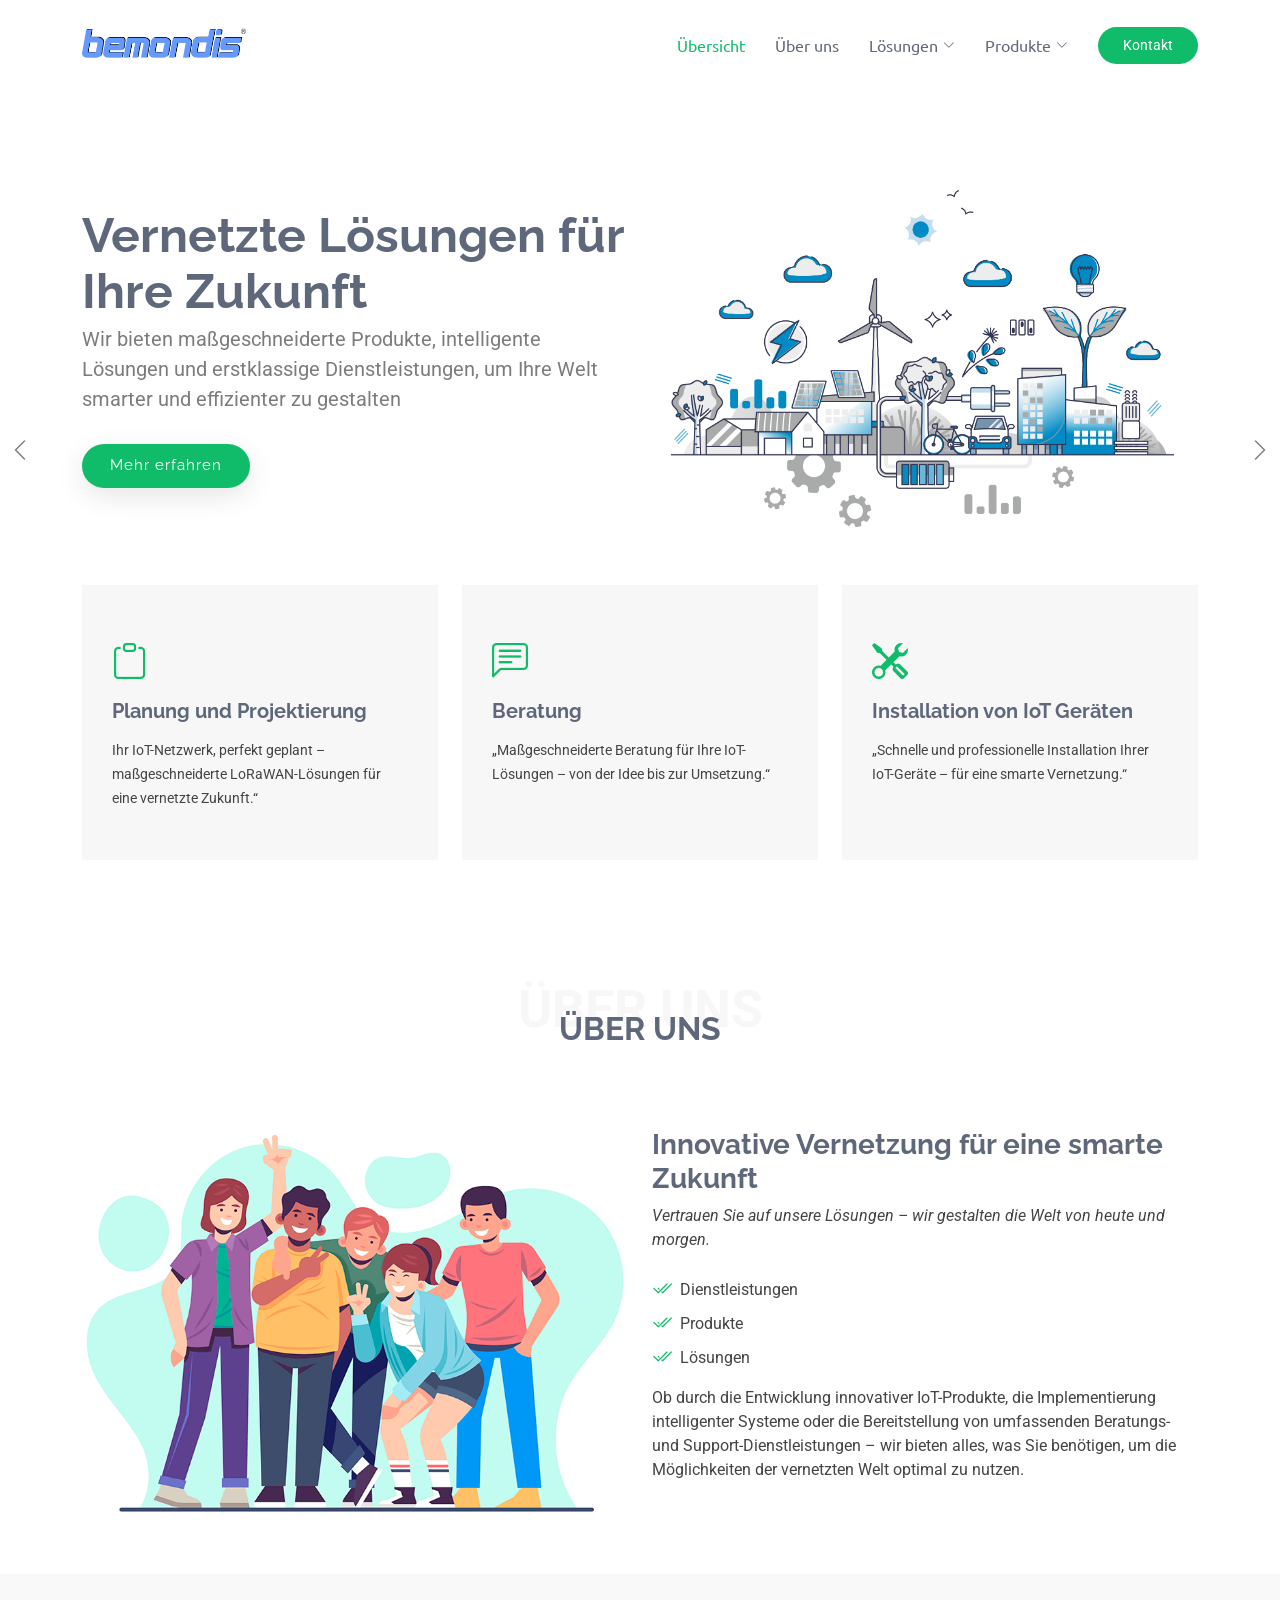
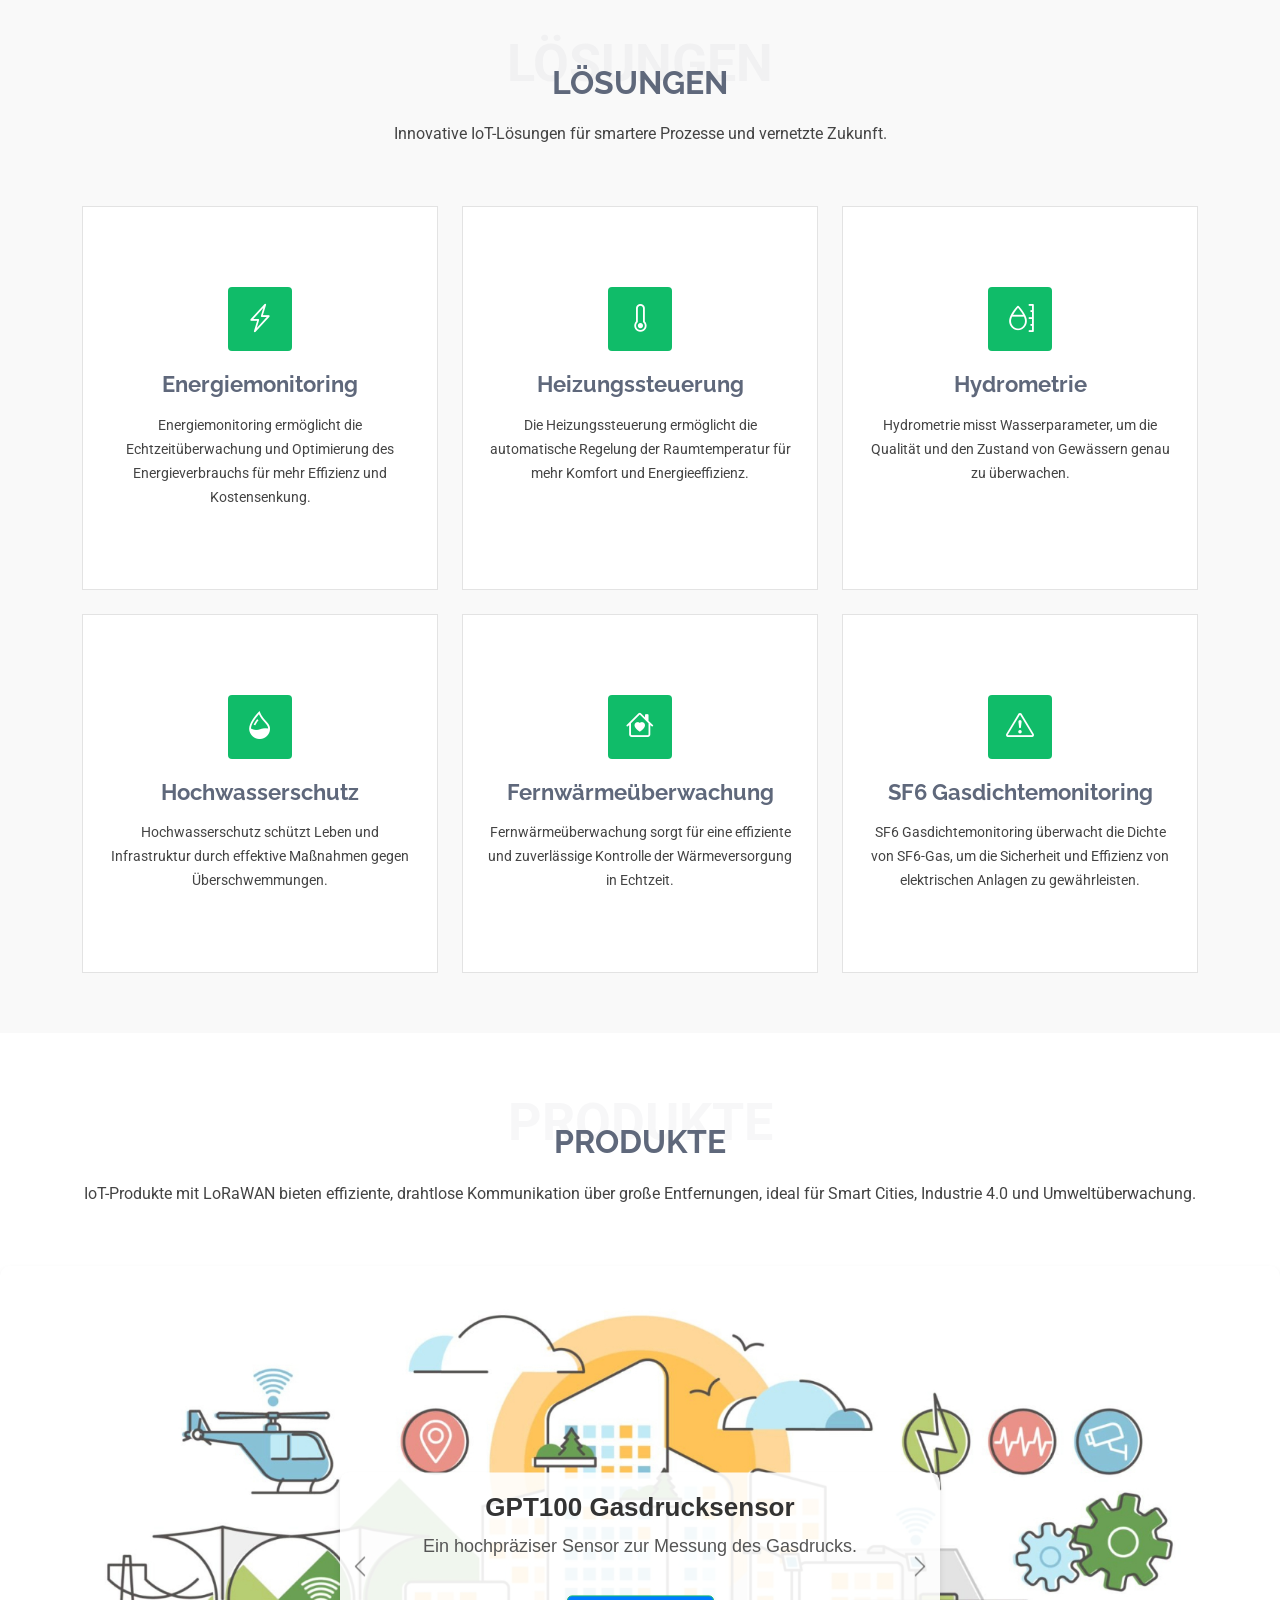
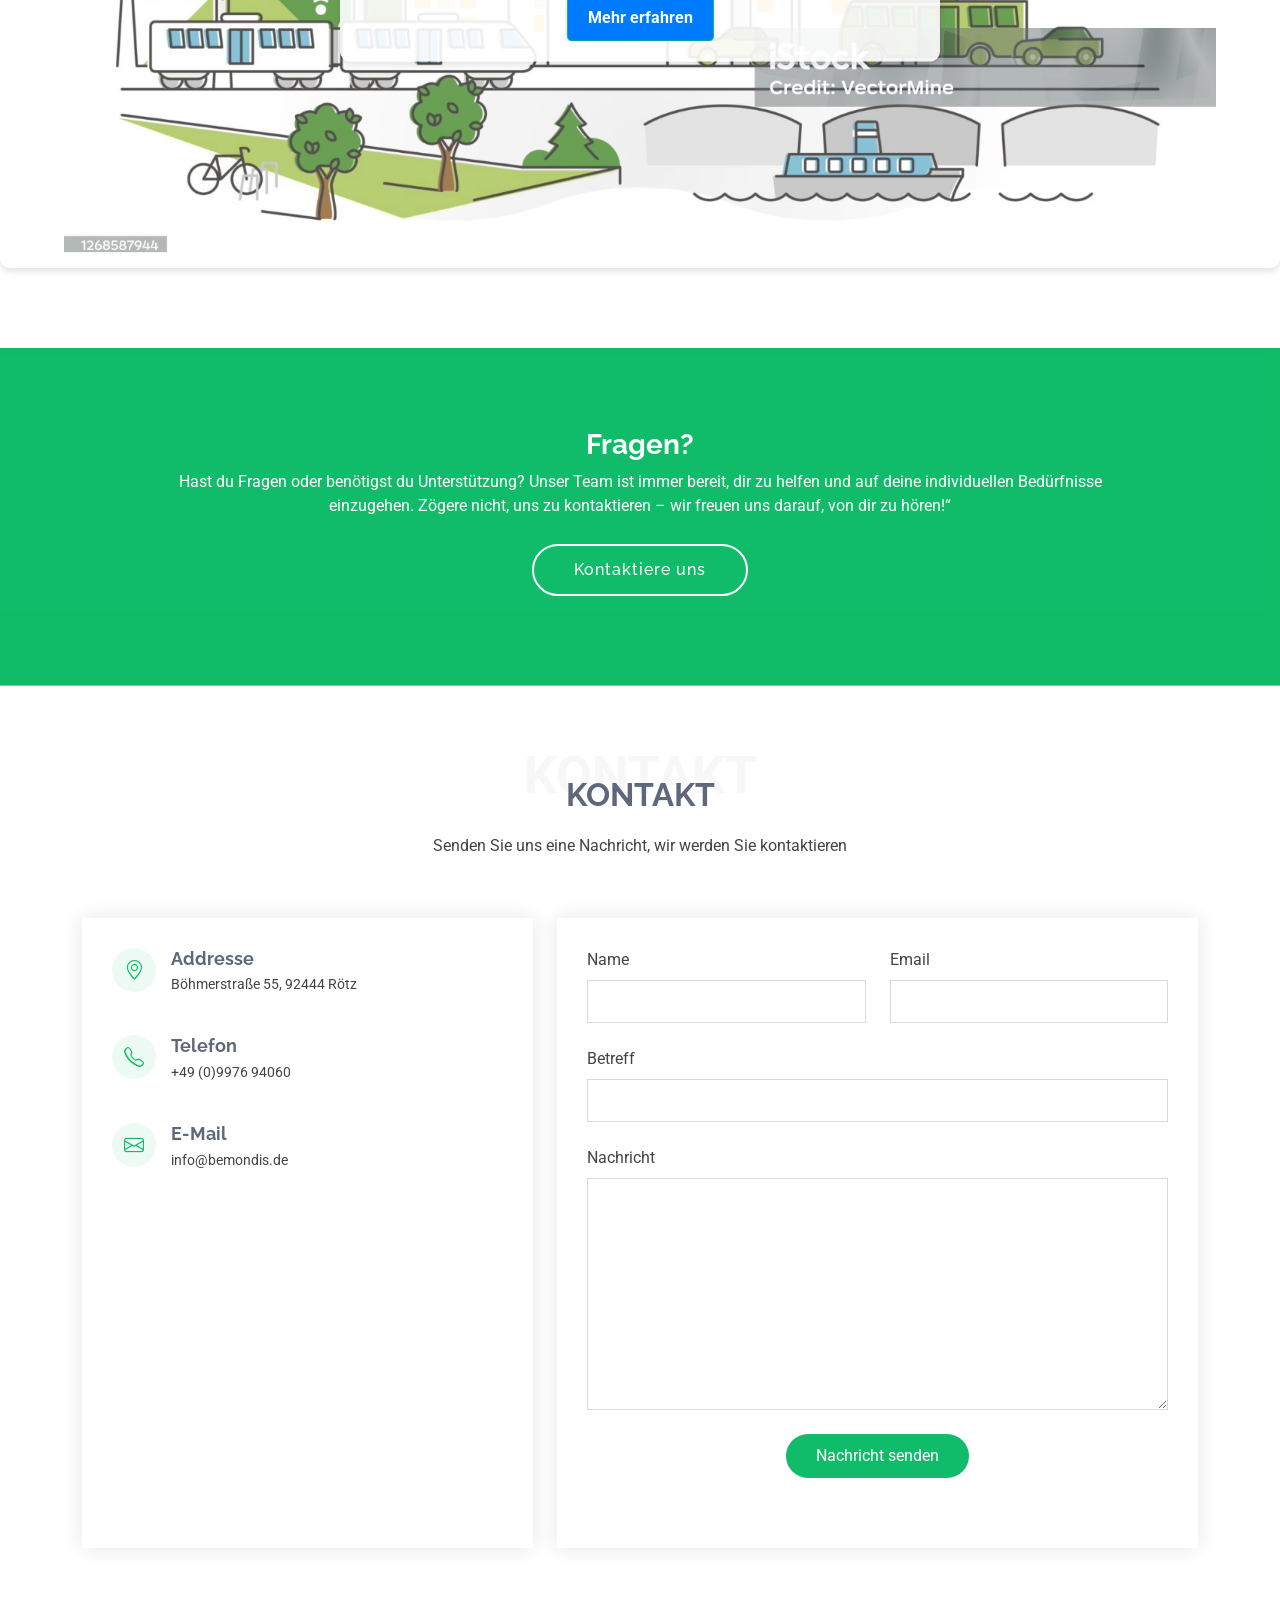
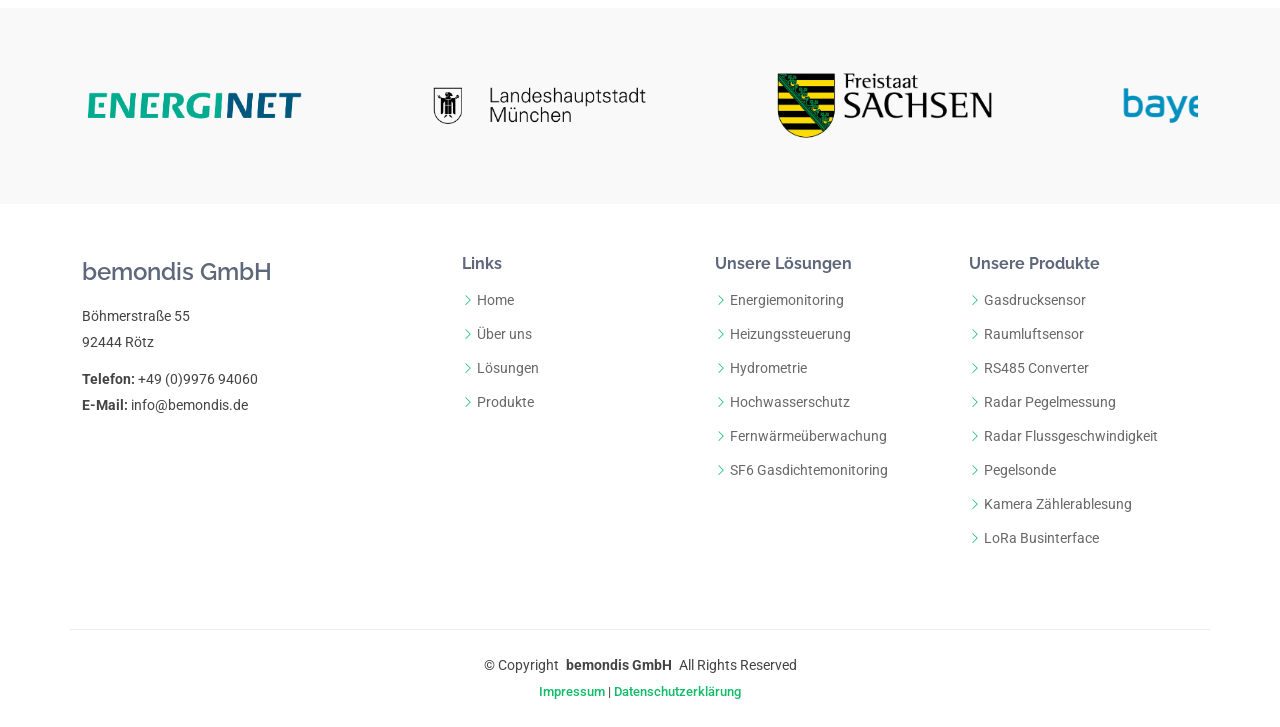
<file: index.html>
<!DOCTYPE html>
<html lang="de">

<head>
  <meta charset="utf-8">
  <meta content="width=device-width, initial-scale=1.0" name="viewport">
  <title>bemondis GmbH</title>
  <meta name="description" content="">
  <meta name="keywords" content="">

  <!-- Favicons -->
  <link href="assets/img/favicon/favicon-32x32.png" rel="icon">
  <link href="assets/img/favicon/apple-touch-icon-120x120.png" rel="apple-touch-icon">

  <!-- Fonts -->
  <link href="https://fonts.googleapis.com" rel="preconnect">
  <link href="https://fonts.gstatic.com" rel="preconnect" crossorigin>
  <link href="https://fonts.googleapis.com/css2?family=Roboto:ital,wght@0,100;0,300;0,400;0,500;0,700;0,900;1,100;1,300;1,400;1,500;1,700;1,900&family=Raleway:ital,wght@0,100;0,200;0,300;0,400;0,500;0,600;0,700;0,800;0,900;1,100;1,200;1,300;1,400;1,500;1,600;1,700;1,800;1,900&family=Ubuntu:ital,wght@0,300;0,400;0,500;0,700;1,300;1,400;1,500;1,700&display=swap" rel="stylesheet">

  <!-- Vendor CSS Files -->
  <link href="assets/vendor/bootstrap/css/bootstrap.min.css" rel="stylesheet">
  <link href="assets/vendor/bootstrap-icons/bootstrap-icons.css" rel="stylesheet">
  <link href="assets/vendor/aos/aos.css" rel="stylesheet">
  <link href="assets/vendor/glightbox/css/glightbox.min.css" rel="stylesheet">
  <link href="assets/vendor/swiper/swiper-bundle.min.css" rel="stylesheet">

  <!-- Main CSS File -->
  <link href="assets/css/main.css" rel="stylesheet">

</head>

<body class="index-page">

  <header id="header" class="header d-flex align-items-center sticky-top">
    <div class="container-fluid container-xl position-relative d-flex align-items-center">

      <a href="index.html" class="logo d-flex align-items-center me-auto">
        <img src="assets/img/firmenlogo.png" alt="Firmenlogo" class="logo-img">
      </a>

      <nav id="navmenu" class="navmenu">
        <ul>
            <li><a href="index.html#hero" class="active">Übersicht</a></li>
            <li><a href="index.html#about">Über uns</a></li>
            <li class="dropdown">
                <a href="index.html#solutions"><span>Lösungen</span> <i class="bi bi-chevron-down toggle-dropdown"></i></a>
                <ul>
                    <li><a href="#energiemonitoring">Energiemonitoring</a></li>
                    <li><a href="#heizungssteuerung">Heizungssteuerung</a></li>
                    <li><a href="#hydrometrie">Hydrometrie</a></li>
                    <li><a href="#hochwasserschutz">Hochwasserschutz</a></li>
                    <li><a href="#fernwaermeueberwachung">Fernwärmeüberwachung</a></li>
                    <li><a href="#sf6-gasdichtemonitoring">SF6-Gasdichtemonitoring</a></li>
                </ul>
            </li>
            <li class="dropdown">
                <a href="index.html#portfolio "><span>Produkte</span> <i class="bi bi-chevron-down toggle-dropdown"></i></a>
                <ul>
                    <li><a href="product-details/gasdrucksensor.html">Gasdrucksensor</a></li>
                    <li><a href="product-details/raumluftsensor.html">Raumluftsensor</a></li>
                    <li><a href="product-details/rs485.html">RS485 Converter</a></li>
                    <li><a href="product-details/pegelmessung.html">Radar Pegelmessung/Abstandsmessung</a></li>
                    <li><a href="product-details/flussgeschwindkeit.html">Radar Flussgeschwindigkeit</a></li>
                    <li><a href="product-details/wasserstand.html">Pegelsonde für Tiefbrunnen</a></li>
                    <li><a href="product-details/zählerablesung.html">Kamera Zählerablesung</a></li>
                    <li><a href="product-details/businterface.html">LoRa Businterface</a></li>
                </ul>
            </li>
        </ul>
        <i class="mobile-nav-toggle d-xl-none bi bi-list"></i>
    </nav>

      <a class="btn-getstarted" href="#contact">Kontakt</a>

    </div>
  </header>
  </header>
  

  <main class="main">

    <!-- Hero Section -->
    <section id="hero" class="hero section">

      <div class="container">
        <div class="row gy-4">
          <div class="col-lg-6 order-2 order-lg-1 d-flex flex-column justify-content-center" data-aos="fade-up">
            <h1>Vernetzte Lösungen für Ihre Zukunft
            </h1>
            <p>Wir bieten maßgeschneiderte Produkte, intelligente Lösungen und erstklassige Dienstleistungen, um Ihre Welt smarter und effizienter zu gestalten</p>
            <div class="d-flex">
              <a href="definition.html" class="btn-get-started">Mehr erfahren</a>
            </div>
          </div>
          <div class="col-lg-6 order-1 order-lg-2 hero-img" data-aos="zoom-out" data-aos-delay="100">
            <img src="assets/img/Grafik-Smart-Cities-Smart-Regions-02.png" class="img-fluid animated" alt="">
          </div>
        </div>
      </div>

    </section>
    
    <!-- /Hero Section -->

    <!-- Featured Services Section -->
    <section id="featured-services" class="featured-services section">

      <div class="container">

        <div class="row gy-4">

          <div class="col-lg-4 d-flex" data-aos="fade-up" data-aos-delay="100">
            <div class="service-item position-relative">
              <div class="icon"><i class="bi bi-clipboard"></i></div>
              <h4><a class="stretched-link">Planung und Projektierung</a></h4>
              <p>Ihr IoT-Netzwerk, perfekt geplant – maßgeschneiderte LoRaWAN-Lösungen für eine vernetzte Zukunft.“</p>
            </div>
          </div><!-- End Service Item -->

          <div class="col-lg-4 d-flex" data-aos="fade-up" data-aos-delay="200">
            <div class="service-item position-relative">
              <div class="icon"><i class="bi bi-chat-left-text"></i></div>
              <h4><a class="stretched-link">Beratung</a></h4>
              <p>„Maßgeschneiderte Beratung für Ihre IoT-Lösungen – von der Idee bis zur Umsetzung.“
              </p>
            </div>
          </div><!-- End Service Item -->

          <div class="col-lg-4 d-flex" data-aos="fade-up" data-aos-delay="300">
            <div class="service-item position-relative">
              <div class="icon"><i class="bi bi-tools"></i></div>
              <h4><a class="stretched-link">Installation von IoT Geräten
              </a></h4>
              <p>„Schnelle und professionelle Installation Ihrer IoT-Geräte – für eine smarte Vernetzung.“
              </p>
            </div>
          </div><!-- End Service Item -->

        </div>

      </div>

    </section>
    
    <!-- /Featured Services Section -->

    <!-- About Section -->
    <section id="about" class="about section">

      <!-- Section Title -->
      <div class="container section-title" data-aos="fade-up">
        <span>Über uns<br></span>
        <h2>Über uns</h2>
        <p></p>
      </div><!-- End Section Title -->

      <div class="container">

        <div class="row gy-4">
          <div class="col-lg-6 position-relative align-self-start" data-aos="fade-up" data-aos-delay="100">
            <img src="assets/img/about.png" class="img-fluid" alt="">
          </div>
          <div class="col-lg-6 content" data-aos="fade-up" data-aos-delay="200">
            <h3>Innovative Vernetzung für eine smarte Zukunft</h3>
            <p class="fst-italic">
              Vertrauen Sie auf unsere Lösungen – wir gestalten die Welt von heute und morgen.
            </p>
            <ul>
              <li><i class="bi bi-check2-all"></i> <span>Dienstleistungen</span></li>
              <li><i class="bi bi-check2-all"></i> <span>Produkte</span></li>
              <li><i class="bi bi-check2-all"></i> <span>Lösungen</span></li>
            </ul>
            <p>
              Ob durch die Entwicklung innovativer IoT-Produkte, die Implementierung intelligenter Systeme oder die Bereitstellung von umfassenden Beratungs- und Support-Dienstleistungen – wir bieten alles, was Sie benötigen, um die Möglichkeiten der vernetzten Welt optimal zu nutzen.
            </p>
          </div>
        </div>

      </div>

      
    </section><!-- /About Section -->


        </div>

      </div>

    </section><!-- /Stats Section -->

    <!-- Services Section -->
    <section id="solutions" class="services section light-background">

      <!-- Section Title -->
      <div class="container section-title" data-aos="fade-up">
        <span>Lösungen</span>
        <h2>Lösungen</h2>
        <p>Innovative IoT-Lösungen für smartere Prozesse und vernetzte Zukunft.
        </p>
      </div><!-- End Section Title -->

      <div class="container">
        <div class="row gy-4">
      
          <!-- Energiemonitoring -->
          <div class="col-lg-4 col-md-6" data-aos="fade-up" data-aos-delay="100">
            <div class="service-item position-relative">
              <div class="icon">
                <i class="bi bi-lightning-charge"></i>
              </div>
              <a href="service-details.html#energiemonitoring" class="stretched-link">
                <h3>Energiemonitoring</h3>
              </a>
              <p>Energiemonitoring ermöglicht die Echtzeitüberwachung und Optimierung des Energieverbrauchs für mehr Effizienz und Kostensenkung.</p>
            </div>
          </div><!-- End Service Item -->
      
          <!-- Heizungssteuerung -->
          <div class="col-lg-4 col-md-6" data-aos="fade-up" data-aos-delay="200">
            <div class="service-item position-relative">
              <div class="icon">
                <i class="bi bi-thermometer"></i>
              </div>
              <a href="service-details.html#heizungssteuerung" class="stretched-link">
                <h3>Heizungssteuerung</h3>
              </a>
              <p>Die Heizungssteuerung ermöglicht die automatische Regelung der Raumtemperatur für mehr Komfort und Energieeffizienz.</p>
            </div>
          </div><!-- End Service Item -->
      
          <!-- Hydrometrie -->
          <div class="col-lg-4 col-md-6" data-aos="fade-up" data-aos-delay="300">
            <div class="service-item position-relative">
              <div class="icon">
                <i class="bi bi-moisture"></i>
              </div>
              <a href="service-details.html#hydrometrie" class="stretched-link">
                <h3>Hydrometrie</h3>
              </a>
              <p>Hydrometrie misst Wasserparameter, um die Qualität und den Zustand von Gewässern genau zu überwachen.</p>
            </div>
          </div><!-- End Service Item -->
      
          <!-- Hochwasserschutz -->
          <div class="col-lg-4 col-md-6" data-aos="fade-up" data-aos-delay="400">
            <div class="service-item position-relative">
              <div class="icon">
                <i class="bi bi-droplet-half"></i>
              </div>
              <a href="service-details.html#hochwasserschutz" class="stretched-link">
                <h3>Hochwasserschutz</h3>
              </a>
              <p>Hochwasserschutz schützt Leben und Infrastruktur durch effektive Maßnahmen gegen Überschwemmungen.</p>
            </div>
          </div><!-- End Service Item -->
      
          <!-- Fernwärmeüberwachung -->
          <div class="col-lg-4 col-md-6" data-aos="fade-up" data-aos-delay="500">
            <div class="service-item position-relative">
              <div class="icon">
                <i class="bi bi-house-heart"></i>
              </div>
              <a href="service-details.html#fernwaermeueberwachung" class="stretched-link">
                <h3>Fernwärmeüberwachung</h3>
              </a>
              <p>Fernwärmeüberwachung sorgt für eine effiziente und zuverlässige Kontrolle der Wärmeversorgung in Echtzeit.</p>
            </div>
          </div><!-- End Service Item -->
      
          <!-- SF6 Gasdichtemonitoring -->
          <div class="col-lg-4 col-md-6" data-aos="fade-up" data-aos-delay="600">
            <div class="service-item position-relative">
              <div class="icon">
                <i class="bi bi-exclamation-triangle"></i>
              </div>
              <a href="service-details.html#sf6-gasdichtemonitoring" class="stretched-link">
                <h3>SF6 Gasdichtemonitoring</h3>
              </a>
              <p>SF6 Gasdichtemonitoring überwacht die Dichte von SF6-Gas, um die Sicherheit und Effizienz von elektrischen Anlagen zu gewährleisten.</p>
            </div>
          </div><!-- End Service Item -->

        </div>

      </div>

    </section><!-- /Services Section -->

       <!-- Portfolio Section -->
       <section id="portfolio" class="portfolio section">

        <!-- Section Title -->
        <div class="container section-title" data-aos="fade-up">
          <span>Produkte</span>
          <h2>Produkte</h2>
          <p>IoT-Produkte mit LoRaWAN bieten effiziente, drahtlose Kommunikation über große Entfernungen, ideal für Smart Cities, Industrie 4.0 und Umweltüberwachung.</p>
        </div><!-- End Section Title -->
  
       <!-- Vollständiger Bildabschnitt -->
       <div class="portfolio-item">
        <!-- Bild als <img>-Tag einbinden -->
        <img src="assets/img/portfolio.jpg" alt="Hintergrundbild" class="portfolio-background">
        
          <!-- Karussell für die Produkte -->
          <div id="productCarousel" class="carousel slide" data-bs-ride="carousel" style="position: absolute; top: 50%; left: 50%; transform: translate(-50%, -50%); width: 80%; max-width: 600px;">
            <div class="carousel-inner">
              <!-- GPT100 Gasdrucksensor -->
              <div class="carousel-item active">
                <div class="product-content">
                  <h4>GPT100 Gasdrucksensor</h4>
                  <p>Ein hochpräziser Sensor zur Messung des Gasdrucks.</p>
                  <a href="product-details/gasdrucksensor.html" class="btn">Mehr erfahren</a>
                </div>
              </div>
      
              <!-- CA7 Raumluftsensor -->
              <div class="carousel-item">
                <div class="product-content">
                  <h4>CA7 Raumluftsensor</h4>
                  <p>Überwacht die Luftqualität in Innenräumen.</p>
                  <a href="product-details/raumluftsensor.html" class="btn">Mehr erfahren</a>
                </div>
              </div>
      
              <!-- ModCon2 RS485 Converter -->
              <div class="carousel-item">
                <div class="product-content">
                  <h4>ModCon2 RS485 Converter</h4>
                  <p>Ermöglicht die zuverlässige Datenübertragung in industriellen Netzwerken.</p>
                  <a href="product-details/rs485.html" class="btn">Mehr erfahren</a>
                </div>
              </div>
      
              <!-- Radar Pegelmessung/Abstandsmessung -->
              <div class="carousel-item">
                <div class="product-content">
                  <h4>Radar Pegelmessung/Abstandsmessung</h4>
                  <p>Präzise Messung von Pegelständen und Abständen mit Radar-Technologie.</p>
                  <a href="product-details/pegelmessung.html" class="btn">Mehr erfahren</a>
                </div>
              </div>
      
              <!-- Radar Flussgeschwindigkeit -->
              <div class="carousel-item">
                <div class="product-content">
                  <h4>Radar Flussgeschwindigkeit</h4>
                  <p>Misst die Flussgeschwindigkeit von Flüssigkeiten mit Radar.</p>
                  <a href="product-details/flussgeschwindkeit.html" class="btn">Mehr erfahren</a>
                </div>
              </div>
      
              <!-- Pegelsonde für Tiefbrunnen -->
              <div class="carousel-item">
                <div class="product-content">
                  <h4>Pegelsonde für Tiefbrunnen</h4>
                  <p>Eine zuverlässige Lösung zur Messung des Wasserstands in Tiefbrunnen.</p>
                  <a href="product-details/wasserstand.html" class="btn">Mehr erfahren</a>
                </div>
              </div>
      
              <!-- KI on the Edge Kamera Zählerablesung -->
              <div class="carousel-item">
                <div class="product-content">
                  <h4>KI on the Edge Kamera Zählerablesung</h4>
                  <p>Automatische Zählerablesung mit KI-basierter Bilderkennung.</p>
                  <a href="product-details/zählerablesung.html" class="btn">Mehr erfahren</a>
                </div>
              </div>
      
              <!-- LoRa Businterface (Modbus TCP, M Bus) -->
              <div class="carousel-item">
                <div class="product-content">
                  <h4>LoRa Businterface (Modbus TCP, M Bus)</h4>
                  <p>Ermöglicht die Kommunikation über LoRaWAN mit Modbus TCP und M Bus.</p>
                  <a href="product-details/businterface.html" class="btn">Mehr erfahren</a>
                </div>
              </div>
            </div>
      
            <!-- Vorheriger/Nächster Button -->
            <button class="carousel-control-prev" type="button" data-bs-target="#productCarousel" data-bs-slide="prev">
              <span class="carousel-control-prev-icon" aria-hidden="true"></span>
              <span class="visually-hidden">Previous</span>
            </button>
            <button class="carousel-control-next" type="button" data-bs-target="#productCarousel" data-bs-slide="next">
              <span class="carousel-control-next-icon" aria-hidden="true"></span>
              <span class="visually-hidden">Next</span>
            </button>
          </div>
        </div>
      </div>
      
            <!-- Vorheriger/Nächster Button -->
            <button class="carousel-control-prev" type="button" data-bs-target="#productCarousel" data-bs-slide="prev">
              <span class="carousel-control-prev-icon" aria-hidden="true"></span>
              <span class="visually-hidden">Previous</span>
            </button>
            <button class="carousel-control-next" type="button" data-bs-target="#productCarousel" data-bs-slide="next">
              <span class="carousel-control-next-icon" aria-hidden="true"></span>
              <span class="visually-hidden">Next</span>
            </button>
          </div>
    
        </div>
      </div>
  
        
        
        </section><!-- /Portfolio Section -->
  
 

    <!-- Call To Action Section -->
    <section id="call-to-action" class="call-to-action section accent-background">

      <div class="container">
        <div class="row justify-content-center" data-aos="zoom-in" data-aos-delay="100">
          <div class="col-xl-10">
            <div class="text-center">
              <h3>Fragen?</h3>
              <p>Hast du Fragen oder benötigst du Unterstützung? Unser Team ist immer bereit, dir zu helfen und auf deine individuellen Bedürfnisse einzugehen. Zögere nicht, uns zu kontaktieren – wir freuen uns darauf, von dir zu hören!“</p>
              <a class="cta-btn" href="index.html#contact">Kontaktiere uns</a>
            </div>
          </div>
        </div>
      </div>

    </section><!-- /Call To Action Section -->

 

      </div>

    <!-- Contact Section -->
    <section id="contact" class="contact section">

      <!-- Section Title -->
      <div class="container section-title" data-aos="fade-up">
        <span>Kontakt</span>
        <h2>Kontakt</h2>
        <p>Senden Sie uns eine Nachricht, wir werden Sie kontaktieren</p>
      </div><!-- End Section Title -->

      <div class="container" data-aos="fade-up" data-aos-delay="100">

        <div class="row gy-4">

          <div class="col-lg-5">

            <div class="info-wrap">
              <div class="info-item d-flex" data-aos="fade-up" data-aos-delay="200">
                <i class="bi bi-geo-alt flex-shrink-0"></i>
                <div>
                  <h3>Addresse</h3>
                  <p>Böhmerstraße 55, 92444 Rötz </p>
                </div>
              </div><!-- End Info Item -->

              <div class="info-item d-flex" data-aos="fade-up" data-aos-delay="300">
                <i class="bi bi-telephone flex-shrink-0"></i>
                <div>
                  <h3>Telefon</h3>
                  <p>+49 (0)9976 94060</p>
                </div>
              </div><!-- End Info Item -->

              <div class="info-item d-flex" data-aos="fade-up" data-aos-delay="400">
                <i class="bi bi-envelope flex-shrink-0"></i>
                <div>
                  <h3>E-Mail </h3>
                  <p>info@bemondis.de</p>
                </div>
              </div><!-- End Info Item -->

              <iframe src="https://www.google.com/maps/embed?pb=!1m14!1m8!1m3!1d639.7207206709513!2d12.537892!3d49.342683!3m2!1i1024!2i768!4f13.1!3m3!1m2!1s0x47a001da34e08b8d%3A0x758cd97f63dc5a64!2zQsO2aG1lcnN0cmHDn2UgNTUsIDkyNDQ0IFLDtnR6!5e1!3m2!1sde!2sde!4v1742505752996!5m2!1sde!2sde" width="470" height="300" style="border:0;" allowfullscreen="" loading="lazy" referrerpolicy="no-referrer-when-downgrade"></iframe>
            </div>
          </div>

          <div class="col-lg-7">
            <form action="forms/contact.php" method="post" class="php-email-form" data-aos="fade-up" data-aos-delay="200">
              <div class="row gy-4">

                <div class="col-md-6">
                  <label for="name-field" class="pb-2">Name</label>
                  <input type="text" name="name" id="name-field" class="form-control" required="">
                </div>

                <div class="col-md-6">
                  <label for="email-field" class="pb-2">Email</label>
                  <input type="email" class="form-control" name="email" id="email-field" required="">
                </div>

                <div class="col-md-12">
                  <label for="subject-field" class="pb-2">Betreff</label>
                  <input type="text" class="form-control" name="subject" id="subject-field" required="">
                </div>

                <div class="col-md-12">
                  <label for="message-field" class="pb-2">Nachricht</label>
                  <textarea class="form-control" name="message" rows="10" id="message-field" required=""></textarea>
                </div>

                <div class="col-md-12 text-center">
                  <div class="loading">Lädt...</div>
                  <div class="error-message"></div>
                  <div class="sent-message">Deine Nachricht wurde gesendet. Vielen Dank!</div>

                  <button type="submit">Nachricht senden</button>
                </div>

              </div>
            </form>
          </div><!-- End Contact Form -->

        </div>

      </div>

    </section><!-- /Contact Section -->

  </main>

       <!-- Clients Section -->
       <section id="clients" class="clients section light-background">

        <div class="container" data-aos="zoom-in">
  
          <div class="swiper init-swiper">
            <script type="application/json" class="swiper-config">
              {
                "loop": true,
                "speed": 600,
                "autoplay": {
                  "delay": 5000
                },
                "slidesPerView": "auto",
                "pagination": {
                  "el": ".swiper-pagination",
                  "type": "bullets",
                  "clickable": true
                },
                "breakpoints": {
                  "320": {
                    "slidesPerView": 2,
                    "spaceBetween": 40
                  },
                  "480": {
                    "slidesPerView": 3,
                    "spaceBetween": 60
                  },
                  "640": {
                    "slidesPerView": 4,
                    "spaceBetween": 80
                  },
                  "992": {
                    "slidesPerView": 5,
                    "spaceBetween": 120
                  },
                  "1200": {
                    "slidesPerView": 6,
                    "spaceBetween": 120
                  }
                }
              }
            </script>
            <div class="swiper-wrapper align-items-center">
              <div class="swiper-slide"><img src="assets/img/Clients/bayernwerk.png" class="img-fluid" alt=""></div>
              <div class="swiper-slide"><img src="assets/img/Clients/energienet.png" class="img-fluid" alt=""></div>
              <div class="swiper-slide"><img src="assets/img/Clients/münchen.png" class="img-fluid" alt=""></div>
              <div class="swiper-slide"><img src="assets/img/Clients/sachsen.png" class="img-fluid" alt=""></div>
            </div>
          </div>
  
        </div>
        
      </section>
      
      <!-- /Ende Clients Section -->


      <!-- /Anfang Footer -->
   
     <footer id="footer" class="footer">
   
       <div class="container footer-top">
         <div class="row gy-4">
           <div class="col-lg-4 col-md-6 footer-about">
             <a href="index.html" class="d-flex align-items-center">
               <span class="sitename">bemondis GmbH</span>
             </a>
             <div class="footer-contact pt-3">
               <p>Böhmerstraße 55 </p>
               <p>92444 Rötz</p>
               <p class="mt-3"><strong>Telefon:</strong> <span>+49 (0)9976 94060</span></p>
               <p><strong>E-Mail:</strong> <span>info@bemondis.de</span></p>
             </div>
           </div>
   
           <div class="col-lg-2 col-md-3 footer-links">
             <h4>Links</h4>
             <ul>
               <li><i class="bi bi-chevron-right"></i> <a href="index.html#">Home</a></li>
               <li><i class="bi bi-chevron-right"></i> <a href="index.html#about">Über uns</a></li>
               <li><i class="bi bi-chevron-right"></i> <a href="index.html#solutions">Lösungen</a></li>
               <li><i class="bi bi-chevron-right"></i> <a href="index.html#portfolio">Produkte</a></li>
             </ul>
           </div>
   
           <div class="col-lg-2 col-md-3 footer-links">
             <h4>Unsere Lösungen</h4>
             <ul>
               <li><i class="bi bi-chevron-right"></i> <a href="#energiemonitoring">Energiemonitoring</a></li>
               <li><i class="bi bi-chevron-right"></i> <a href="#heizungssteuerung">Heizungssteuerung</a></li>
               <li><i class="bi bi-chevron-right"></i> <a href="#hydrometrie">Hydrometrie</a></li>
               <li><i class="bi bi-chevron-right"></i> <a href="#hochwasserschutz">Hochwasserschutz</a></li>
               <li><i class="bi bi-chevron-right"></i> <a href="#fernwaermeueberwachung">Fernwärmeüberwachung</a></li>
               <li><i class="bi bi-chevron-right"></i> <a href="#sf6-gasdichtemonitoring">SF6 Gasdichtemonitoring</a></li>
             </ul>
           </div>
   
   
           <div class="col-lg-2 col-md-3 footer-links">
             <h4>Unsere Produkte</h4>
             <ul>
               <li><i class="bi bi-chevron-right"></i> <a href="product-details/gasdrucksensor.html">Gasdrucksensor</a></li>
               <li><i class="bi bi-chevron-right"></i> <a href="product-details/raumluftsensor.html">Raumluftsensor</a></li>
               <li><i class="bi bi-chevron-right"></i> <a href="product-details/rs485.html">RS485 Converter</a></li>
               <li><i class="bi bi-chevron-right"></i> <a href="product-details/pegelmessung.html">Radar Pegelmessung</a></li>
               <li><i class="bi bi-chevron-right"></i> <a href="product-details/flussgeschwindkeit.html">Radar Flussgeschwindigkeit</a></li>
               <li><i class="bi bi-chevron-right"></i> <a href="product-details/wasserstand.html">Pegelsonde</a></li>
               <li><i class="bi bi-chevron-right"></i> <a href="product-details/zählerablesung.html">Kamera Zählerablesung</a></li>
               <li><i class="bi bi-chevron-right"></i> <a href="product-details/businterface.html">LoRa Businterface</a></li>
             </ul>
           </div>
         </div>
       </div>


    <div class="container copyright text-center mt-4">
      <p>© <span>Copyright</span> <strong class="px-1 sitename">bemondis GmbH</strong> <span>All Rights Reserved</span></p>
      <div class="credits">
        <style>
          .credits a {
              font-family: 'Roboto', sans-serif; /* Roboto als Schriftart */
              font-size: 13px; /* Schriftgröße auf 18px erhöhen */
              font-weight: 500; /* Mittlere Schriftstärke */
              color: #10bc69; /* Farbe anpassen */
          }
  
          .credits a:hover {
              text-decoration: underline; /* Unterstreichung beim Hovern */
          }
      </style>
  </head>
  <body>
      <div class="credits">
          <a href="javascript:void(0)" onclick="openModal('impressum')">Impressum</a> | 
          <a href="javascript:void(0)" onclick="openModal('datenschutz')">Datenschutzerklärung</a>
      </div>
  
      <script>
          function openModal(contentType) {
              // Hier kommt deine Modal-Logik
              console.log('Öffne Modal für:', contentType);
          }
      </script>
  </body>
  </html>
      </div>
  </div>
  
  <!-- Modal-Fenster -->
  <div id="modal" class="modal">
      <div class="modal-content">
          <span class="close" onclick="closeModal()">&times;</span>
          <div id="modal-body">
              <!-- Hier wird der Inhalt dynamisch eingefügt -->
          </div>
      </div>
  </div>
  
  <style>
      .modal {
          display: none;
          position: fixed;
          top: 0;
          left: 0;
          width: 100%;
          height: 100%;
          background-color: rgba(0, 0, 0, 0.5);
          z-index: 1000;
      }
      .modal-content {
          background-color: white;
          margin: 10% auto;
          padding: 20px;
          width: 80%;
          max-width: 1000px;
          border-radius: 5px;
          position: relative;
      }
      .close {
          position: absolute;
          top: 10px;
          right: 15px;
          font-size: 24px;
          cursor: pointer;
      }
      .close:hover {
          color: red;
      }
  </style>
  
  <script>
      function openModal(contentType) {
          const modal = document.getElementById('modal');
          const modalBody = document.getElementById('modal-body');
  
          if (contentType === 'impressum') {
              modalBody.innerHTML = `
                  <h2>Impressum</h2
                  <p>Angaben gemäß § 5 TMG:</p>
                  <p>
                      <strong>bemondis GmbH</strong><br>
                      Rötzer Straße 36<br>
                      92431 Neunburg v. W.<br>
                  <p>
                      Telefon: +49 09672 9242 30<br>
                      E-Mail: info@bemondis.de
                  <p>
                      Geschäftsführer: Johannes Landkammer<br>
                      Eintragung im Handelsregister Regensburg<br>
                      Registernummer: HRB 5761<br>
                      UST-NR: 211/118/60316<br>
                      UST-Id-Nr., gem. §27 a Umsatzsteuergesetz: DE 13 18 36 145
                  </p>
              `;
          } else if (contentType === 'datenschutz') {
              modalBody.innerHTML = `
                  <h2>Datenschutzerklärung</h2>
              <p>Sofern innerhalb des Internetangebotes die Möglichkeit zur Eingabe persönlicher oder geschäftlicher Daten (Emailadressen, Namen, Anschriften) besteht, so erfolgt die Preisgabe dieser Daten seitens des Nutzers auf ausdrücklich freiwilliger Basis. Die Inanspruchnahme und Bezahlung aller angebotenen Dienste ist - soweit technisch möglich und zumutbar - auch ohne Angabe solcher Daten bzw. unter Angabe anonymisierter Daten oder eines Pseudonyms gestattet. Die Nutzung der im Rahmen des Impressums oder vergleichbarer Angaben veröffentlichten Kontaktdaten wie Postanschriften, Telefon- und Faxnummern sowie Emailadressen durch Dritte zur Übersendung von nicht ausdrücklich angeforderten Informationen ist nicht gestattet. Rechtliche Schritte gegen die Versender von sogenannten Spam-Mails bei Verstößen gegen dieses Verbot, sind ausdrücklich vorbehalten.</p>
              <p>Diese Seite nutzt aus Gründen der Sicherheit und zum Schutz der Übertragung vertraulicher Inhalte, wie zum Beispiel der Anfragen, die Sie an uns als Seitenbetreiber senden, eine SSL-Verschlüsselung. Eine verschlüsselte Verbindung erkennen Sie daran, dass in der Adresszeile des Browsers "https://" steht und ein Schloss-Symbol davor zu sehen ist. Wenn die SSL Verschlüsselung aktiviert ist, können die Daten, die Sie an uns übermitteln, in der Regel nicht von Dritten mitgelesen werden. Wir weisen darauf hin, dass die Datenübertragung im Internet (z.B. bei der Kommunikation per E-Mail) Sicherheitslücken aufweisen kann. Ein lückenloser Schutz der Daten vor dem Zugriff durch Dritte ist nicht möglich.</p>

              <h3>Erhebung und Verarbeitung von personenbezogenen Daten</h3>
              <p>Wenn Sie unsere Webseite besuchen, werden standardmäßig Log-Daten gespeichert. Log-Daten enthalten z. B. die IP-Adresse des Gerätes, mit dem Sie auf die Website oder einen Dienst zugreifen, die Art des Browsers, mit dem Sie zugreifen, die Webseite, die Sie zuvor besucht haben, Ihre Systemkonfiguration sowie Datum und Zeitangaben. Die IP-Adressen der Besucher unserer Webseite werden kurze Zeit nach Beendigung der Verbindung zu unserer Webseite anonymisiert oder gelöscht. Wir verarbeiten und nutzen diese Daten nicht.</p>

                <h3>Erfassung von Daten durch den Webhoster</h3>
              <p>Wir haben mit unserem derzeitigen Hoster eine Vereinbarung zur Auftragsverarbeitung nach Art. 28 Abs. 3 Datenschutz-Grundverordnung (DSGVO) getroffen. Aus datenschutzrechtlichen Gründen werden der Hostname bzw. die IP-Adresse des Clients, der die Website aufruft, in den Logfiles anonymisiert. Die Datenverarbeitung findet ausschließlich in Deutschland statt, d. h. unser Hoster unterliegt vollständig den in Deutschland geltenden gesetzlichen Vorschriften zum Datenschutz.</p>
              <p>Erfasst werden folgende Daten:</p>
              <ul>
              <li>Die anonyme IP-Adresse</li>
              <li>Das Element welches beim Aufruf der Seite angesprochen wurde</li>
              <li>Über welches Protokoll die Seite aufgerufen wurde</li>
              <li>Das Betriebssystem</li>
              <li>Der Browser und die Version</li>
              </ul>
              <p>Die Speicherung dieser Daten, (Anonyme IP, Betriebssystem, Browser usw.), gilt nicht als Verarbeitung der personenbezogene Daten, da die IP-Adresse des Besuchers anonymisiert wird.</p>

              <h3>Bei Nutzung unseres Kontaktformulars</h3>
              <p>Bei Fragen jeglicher Art bieten wir Ihnen die Möglichkeit, mit uns über ein auf der Website bereitgestelltes Formular Kontakt aufzunehmen. Dabei ist die Angabe einer gültigen E-Mail-Adresse erforderlich, damit wir wissen, von wem die Anfrage stammt und um diese beantworten zu können. Weitere Angaben können freiwillig getätigt werden. Die Datenverarbeitung zum Zwecke der Kontaktaufnahme mit uns erfolgt nach Art. 6 Abs. 1 S. 1 lit. a DSGVO auf Grundlage Ihrer freiwillig erteilten Einwilligung. Die für die Benutzung des Kontaktformulars von uns erhobenen personenbezogenen Daten werden nach Erledigung der von Ihnen gestellten Anfrage automatisch gelöscht. Die Dauer der Speicherung von personenbezogenen Daten bemisst sich anhand der jeweiligen gesetzlichen Aufbewahrungsfrist. Nach Ablauf der Frist werden die entsprechenden Daten routinemäßig gelöscht, sofern sie nicht mehr zur Vertragserfüllung oder Vertragsanbahnung erforderlich sind und/oder unsererseits kein berechtigtes Interesse an der Weiterspeicherung fortbesteht. Gebietet die Ausübung von Interventionsrechten die Löschung, werden die entsprechenden Daten unverzüglich gelöscht.</p>

              <h3>Cookies</h3>
              <p>Ein Cookie ist eine kleine Datei, die auf dem Computer des Benutzers gespeichert wird. Sie ermöglicht es, den Computer beim nächsten Besuch wiederzuerkennen. So setzt z.B. Ihre Einwilligung in die Verwendung von Cookies, ein Cookie, sodass Sie nicht jedes mal beim Besuch unserer Webseite erneut zustimmen müssen. Es gibt verschiedene Herangehensweisen Cookies einzuteilen. Ein zum Beispiel rein funktionales Cookie ist das has_js, es zeigt uns, ob JavaScript auf Ihrem Computer aktiviert oder deaktiviert ist. Um Cookies zu löschen oder um zu verhindern, dass Sie ohne Ihre ausdrückliche Zustimmung auf Ihrem Computer oder Mobilgerät gespeichert werden, können Sie Ihre Browsereinstellungen ändern. Die meisten Browser sind standardmäßig so eingestellt, dass sie Cookies akzeptieren. Nutzen Sie also Ihren Browser zur Entscheidung über Ihren Umgang mit Cookies. Im "Hilfe"-Bereich Ihres Browsers finden Sie nähere Informationen zu Ihren Cookie-Einstellungen. Es kann sein, dass Sie unsere Webseite nur eingeschränkt nutzen können, wenn Sie die Verwendung von Cookies ausschließen. Nutzen Sie die Webseite weiter und nehmen keine Auswahl bestimmter Cookies von uns oder von unseren Partnern vor, sehen wir darin Ihre Einwilligung. Weitere Tipps: Blockieren Sie Cookies von Drittanbietern. Cookies von Drittanbietern sind normalerweise nicht erforderlich, um die von Ihnen gewünschten Internetangebote zu nutzen. Wenn Sie weniger Spuren im Internet hinterlassen möchten, sollten Sie diese Cookies generell ablehnen. Verhindern Sie die Installation der geläufigsten Tracking-Tools. Es gibt eine Vielzahl von Erweiterungen, mit denen sich Tracking-Tools blockieren lassen.</p>

              <h3>Rechtlicher Hinweis</h3>
              <p>Die bemondis GmbH behält sich alle Rechte vor. Verlinkungen auf den Inhalt dieser Seiten sind nur gestattet, wenn diese vollständig, ohne Werbeframes der linkenden Seite dargestellt werden. Verstöße gegen das Copyright werden durch bemondis gerichtlich verfolgt. Jede unauthorisierte Nutzung der Marke bemondis oder von bemondis geschützter Warenzeichen, insbesondere die Vermarktung von Piraterieprodukten oder die Bewerbung solcher Produkte in Verbindung mit der Marke bemondis wird gerichtlich verfolgt. Vistrolux ist eine eingetragene Marke von bemondis GmbH. Die rechtlichen Hinweise auf dieser Webseite sowie alle Fragen und Streitigkeiten im Zusammenhang mit dieser Webseite unterliegen dem Recht der Bundesrepublik Deutschland. Wir weisen darauf hin, dass die Datenübertragung über das Internet derzeit im Wesentlichen ungesichert erfolgt, d.h. es ist keine sichere Übertragung gewährleistet. Es ist nicht ausgeschlossen, dass übermittelte Daten von Unbefugten zur Kenntnis genommen und eventuell sogar verfälscht werden.</p>

              <h3>Haftungsausschluss</h3>
              <h4>Inhalt der Website</h4>
              <p>Der Autor übernimmt keinerlei Gewähr für die Aktualität, Korrektheit, Vollständigkeit oder Qualität der bereitgestellten Informationen. Haftungsansprüche gegen den Autor, welche sich auf Schäden materieller oder ideeller Art beziehen, die durch die Nutzung oder Nichtnutzung der dargebotenen Informationen bzw. durch die Nutzung fehlerhafter und unvollständiger Informationen verursacht wurden, sind grundsätzlich ausgeschlossen, sofern seitens des Autors kein nachweislich vorsätzliches oder grob fahrlässiges Verschulden vorliegt. Alle Angebote sind freibleibend und unverbindlich. Der Autor behält es sich ausdrücklich vor, Teile der Seiten oder das gesamte Angebot ohne gesonderte Ankündigung zu verändern, zu ergänzen, zu löschen oder die Veröffentlichung zeitweise oder endgültig einzustellen.</p>

              <h4>Verweise und Links</h4>
              <p>Bei direkten oder indirekten Verweisen auf fremde Webseiten ("Hyperlinks"), die außerhalb des Verantwortungsbereiches des Autors liegen, würde eine Haftungsverpflichtung ausschließlich in dem Fall in Kraft treten, in dem der Autor von den Inhalten Kenntnis hat und es ihm technisch möglich und zumutbar wäre, die Nutzung im Falle rechtswidriger Inhalte zu verhindern. Der Autor erklärt hiermit ausdrücklich, dass zum Zeitpunkt der Linksetzung keine illegalen Inhalte auf den zu verlinkenden Seiten erkennbar waren. Auf die aktuelle und zukünftige Gestaltung, die Inhalte oder die Urheberschaft der verlinkten/verknüpften Seiten hat der Autor keinerlei Einfluss. Deshalb distanziert er sich hiermit ausdrücklich von allen Inhalten aller verlinkten /verknüpften Seiten, die nach der Linksetzung verändert wurden. Diese Feststellung gilt für alle innerhalb des eigenen Internetangebotes gesetzten Links und Verweise sowie für Fremdeinträge in vom Autor eingerichteten Gästebüchern, Diskussionsforen, Linkverzeichnissen, Mailinglisten und in allen anderen Formen von Datenbanken, auf deren Inhalt externe Schreibzugriffe möglich sind. Für illegale, fehlerhafte oder unvollständige Inhalte und insbesondere für Schäden, die aus der Nutzung oder Nichtnutzung solcherart dargebotener Informationen entstehen, haftet allein der Anbieter der Seite, auf welche verwiesen wurde, nicht derjenige, der über Links auf die jeweilige Veröffentlichung lediglich verweist.</p>

              <h3>Betroffenenrecht</h3>
              <p>Sie haben das Recht:</p>
              <ul>
              <li>gemäß Art. 15 DSGVO Auskunft über Ihre von uns verarbeiteten personenbezogenen Daten zu verlangen. Insbesondere können Sie Auskunft über die Verarbeitungszwecke, die Kategorie der personenbezogenen Daten, die Kategorien von Empfängern, gegenüber denen Ihre Daten offen gelegt wurden oder werden, die geplante Speicherdauer, das Bestehen eines Rechts auf Berichtigung, Löschung, Einschränkung der Verarbeitung oder Widerspruch, das Bestehen eines Beschwerderechts, die Herkunft ihrer Daten, sofern diese nicht bei uns erhoben wurden, sowie über das Bestehen einer automatisierten Entscheidungsfindung einschließlich Profiling und ggf. aussagekräftigen Informationen zu deren Einzelheiten verlangen;</li>
              <li>gemäß Art. 16 DSGVO unverzüglich die Berichtigung unrichtiger oder Vervollständigung Ihrer bei uns gespeicherten personenbezogenen Daten zu verlangen;</li>
              <li>gemäß Art. 17 DSGVO die Löschung Ihrer bei uns gespeicherten personenbezogenen Daten zu verlangen, soweit nicht die Verarbeitung zur Ausübung des Rechts auf freie Meinungsäußerung und Information, zur Erfüllung einer rechtlichen Verpflichtung, aus Gründen des öffentlichen Interesses oder zur Geltendmachung, Ausübung oder Verteidigung von Rechtsansprüchen erforderlich ist;</li>
              <li>gemäß Art. 18 DSGVO die Einschränkung der Verarbeitung Ihrer personenbezogenen Daten zu verlangen, soweit die Richtigkeit der Daten von Ihnen bestritten wird, die Verarbeitung unrechtmäßig ist, Sie aber deren Löschung ablehnen und wir die Daten nicht mehr benötigen, Sie jedoch diese zur Geltendmachung, Ausübung oder Verteidigung von Rechtsansprüchen benötigen oder Sie gemäß Art. 21 DSGVO Widerspruch gegen die Verarbeitung eingelegt haben;</li>
              <li>gemäß Art. 20 DSGVO Ihre personenbezogenen Daten, die Sie uns bereitgestellt haben, in einem strukturierten, gängigen und maschinenlesebaren Format zu erhalten oder die Übermittlung an einen anderen Verantwortlichen zu verlangen und</li>
              <li>gemäß Art. 7 Abs. 3 DSGVO Ihre einmal erteilte Einwilligung jederzeit gegenüber uns zu widerrufen. Dies hat zur Folge, dass wir die Datenverarbeitung, die auf dieser Einwilligung beruhte, für die Zukunft nicht mehr fortführen dürfen.</li>
              <li>gemäß Art. 51 der DSGVO haben Sie das Recht sich jederzeit an eine Aufsichtsbehörde in dem Mitgliedstaat Ihres Aufenthaltsortes oder Arbeitsplatzes oder des mutmaßlichen Verstoßes zu wenden, wenn Sie der Ansicht sind, dass die Verarbeitung der Sie betreffenden personenbezogenen Daten gegen die EU-Datenschutzgrundverordnung verstößt.</li>
              </ul>

              <h3>Widerspruchsrecht</h3>
              <p>Sofern Ihre personenbezogenen Daten auf Grundlage von berechtigten Interessen gemäß Art. 6 Abs. 1 S. 1 lit. f DSGVO verarbeitet werden, haben Sie das Recht, gemäß Art. 21 DSGVO Widerspruch gegen die Verarbeitung Ihrer personenbezogenen Daten einzulegen, soweit dafür Gründe vorliegen, die sich aus Ihrer besonderen Situation ergeben oder sich der Widerspruch gegen Direktwerbung richtet. Im letzteren Fall haben Sie ein generelles Widerspruchsrecht, das ohne Angabe einer besonderen Situation von uns umgesetzt wird. Möchten Sie von Ihrem Widerrufs- oder Widerspruchsrecht Gebrauch machen, schreiben Sie uns über diesen Link an.</p>

              <h3>Urheber- und Kennzeichenrecht</h3>
              <p>Der Autor ist bestrebt, in allen Publikationen die Urheberrechte der verwendeten Grafiken, Tondokumente, Videosequenzen und Texte zu beachten, von ihm selbst erstellte Grafiken, Tondokumente, Videosequenzen und Texte zu nutzen oder auf lizenzfreie Grafiken, Tondokumente, Videosequenzen und Texte zurückzugreifen. Die Inhalte unterliegen dem deutschen Urheberrecht. Alle innerhalb des Internetangebotes genannten und ggf. durch Dritte geschützten Marken- und Warenzeichen unterliegen uneingeschränkt den Bestimmungen des jeweils gültigen Kennzeichenrechts und den Besitzrechten der jeweiligen eingetragenen Eigentümer. Allein aufgrund der bloßen Nennung ist nicht der Schluss zu ziehen, dass Markenzeichen nicht durch Rechte Dritter geschützt sind! Das Copyright für veröffentlichte, vom Autor selbst erstellte Objekte bleibt allein beim Autor der Seiten. Eine Vervielfältigung oder Verwendung solcher Grafiken, Tondokumente, Videosequenzen und Texte in anderen elektronischen oder gedruckten Publikationen ist ohne ausdrückliche Zustimmung des Autors nicht gestattet. Sollten Sie trotzdem auf eine Urheberrechtsverletzung aufmerksam werden, bitten wir um einen entsprechenden Hinweis. Bei Bekanntwerden von Rechtsverletzungen werden wir derartige Inhalte umgehend entfernen.</p>

              <h3>Rechtswirksamkeit dieses Haftungsausschlusses</h3>
              <p>Dieser Haftungsausschluss ist als Teil des Internetangebotes zu betrachten, von dem aus auf diese Seite verwiesen wurde. Sofern Teile oder einzelne Formulierungen dieses Textes der geltenden Rechtslage nicht, nicht mehr oder nicht vollständig entsprechen sollten, bleiben die übrigen Teile des Dokumentes in ihrem Inhalt und ihrer Gültigkeit davon unberührt.</p>

              <h3>Änderung unserer Datenschutzbestimmungen</h3>
              <p>Wir behalten uns vor, diese Datenschutzerklärung anzupassen, damit sie den<div class="datenschutz">
              <h2>Datenschutzerklärung</h2>
              <p>Sofern innerhalb des Internetangebotes die Möglichkeit zur Eingabe persönlicher oder geschäftlicher Daten (Emailadressen, Namen, Anschriften) besteht, so erfolgt die Preisgabe dieser Daten seitens des Nutzers auf ausdrücklich freiwilliger Basis. Die Inanspruchnahme und Bezahlung aller angebotenen Dienste ist - soweit technisch möglich und zumutbar - auch ohne Angabe solcher Daten bzw. unter Angabe anonymisierter Daten oder eines Pseudonyms gestattet. Die Nutzung der im Rahmen des Impressums oder vergleichbarer Angaben veröffentlichten Kontaktdaten wie Postanschriften, Telefon- und Faxnummern sowie Emailadressen durch Dritte zur Übersendung von nicht ausdrücklich angeforderten Informationen ist nicht gestattet. Rechtliche Schritte gegen die Versender von sogenannten Spam-Mails bei Verstößen gegen dieses Verbot, sind ausdrücklich vorbehalten.</p>
              <p>Diese Seite nutzt aus Gründen der Sicherheit und zum Schutz der Übertragung vertraulicher Inhalte, wie zum Beispiel der Anfragen, die Sie an uns als Seitenbetreiber senden, eine SSL-Verschlüsselung. Eine verschlüsselte Verbindung erkennen Sie daran, dass in der Adresszeile des Browsers "https://" steht und ein Schloss-Symbol davor zu sehen ist. Wenn die SSL Verschlüsselung aktiviert ist, können die Daten, die Sie an uns übermitteln, in der Regel nicht von Dritten mitgelesen werden. Wir weisen darauf hin, dass die Datenübertragung im Internet (z.B. bei der Kommunikation per E-Mail) Sicherheitslücken aufweisen kann. Ein lückenloser Schutz der Daten vor dem Zugriff durch Dritte ist nicht möglich.</p>

              <h3>Erhebung und Verarbeitung von personenbezogenen Daten</h3>
              <p>Wenn Sie unsere Webseite besuchen, werden standardmäßig Log-Daten gespeichert. Log-Daten enthalten z. B. die IP-Adresse des Gerätes, mit dem Sie auf die Website oder einen Dienst zugreifen, die Art des Browsers, mit dem Sie zugreifen, die Webseite, die Sie zuvor besucht haben, Ihre Systemkonfiguration sowie Datum und Zeitangaben. Die IP-Adressen der Besucher unserer Webseite werden kurze Zeit nach Beendigung der Verbindung zu unserer Webseite anonymisiert oder gelöscht. Wir verarbeiten und nutzen diese Daten nicht.</p>

              <h3>Erfassung von Daten durch den Webhoster</h3>
              <p>Wir haben mit unserem derzeitigen Hoster eine Vereinbarung zur Auftragsverarbeitung nach Art. 28 Abs. 3 Datenschutz-Grundverordnung (DSGVO) getroffen. Aus datenschutzrechtlichen Gründen werden der Hostname bzw. die IP-Adresse des Clients, der die Website aufruft, in den Logfiles anonymisiert. Die Datenverarbeitung findet ausschließlich in Deutschland statt, d. h. unser Hoster unterliegt vollständig den in Deutschland geltenden gesetzlichen Vorschriften zum Datenschutz.</p>
              <p>Erfasst werden folgende Daten:</p>
              <ul>
              <li>Die anonyme IP-Adresse</li>
              <li>Das Element welches beim Aufruf der Seite angesprochen wurde</li>
              <li>Über welches Protokoll die Seite aufgerufen wurde</li>
              <li>Das Betriebssystem</li>
              <li>Der Browser und die Version</li>
              </ul>
              <p>Die Speicherung dieser Daten, (Anonyme IP, Betriebssystem, Browser usw.), gilt nicht als Verarbeitung der personenbezogene Daten, da die IP-Adresse des Besuchers anonymisiert wird.</p>

              <h3>Bei Nutzung unseres Kontaktformulars</h3>
              <p>Bei Fragen jeglicher Art bieten wir Ihnen die Möglichkeit, mit uns über ein auf der Website bereitgestelltes Formular Kontakt aufzunehmen. Dabei ist die Angabe einer gültigen E-Mail-Adresse erforderlich, damit wir wissen, von wem die Anfrage stammt und um diese beantworten zu können. Weitere Angaben können freiwillig getätigt werden. Die Datenverarbeitung zum Zwecke der Kontaktaufnahme mit uns erfolgt nach Art. 6 Abs. 1 S. 1 lit. a DSGVO auf Grundlage Ihrer freiwillig erteilten Einwilligung. Die für die Benutzung des Kontaktformulars von uns erhobenen personenbezogenen Daten werden nach Erledigung der von Ihnen gestellten Anfrage automatisch gelöscht. Die Dauer der Speicherung von personenbezogenen Daten bemisst sich anhand der jeweiligen gesetzlichen Aufbewahrungsfrist. Nach Ablauf der Frist werden die entsprechenden Daten routinemäßig gelöscht, sofern sie nicht mehr zur Vertragserfüllung oder Vertragsanbahnung erforderlich sind und/oder unsererseits kein berechtigtes Interesse an der Weiterspeicherung fortbesteht. Gebietet die Ausübung von Interventionsrechten die Löschung, werden die entsprechenden Daten unverzüglich gelöscht.</p>

              <h3>Cookies</h3>
              <p>Ein Cookie ist eine kleine Datei, die auf dem Computer des Benutzers gespeichert wird. Sie ermöglicht es, den Computer beim nächsten Besuch wiederzuerkennen. So setzt z.B. Ihre Einwilligung in die Verwendung von Cookies, ein Cookie, sodass Sie nicht jedes mal beim Besuch unserer Webseite erneut zustimmen müssen. Es gibt verschiedene Herangehensweisen Cookies einzuteilen. Ein zum Beispiel rein funktionales Cookie ist das has_js, es zeigt uns, ob JavaScript auf Ihrem Computer aktiviert oder deaktiviert ist. Um Cookies zu löschen oder um zu verhindern, dass Sie ohne Ihre ausdrückliche Zustimmung auf Ihrem Computer oder Mobilgerät gespeichert werden, können Sie Ihre Browsereinstellungen ändern. Die meisten Browser sind standardmäßig so eingestellt, dass sie Cookies akzeptieren. Nutzen Sie also Ihren Browser zur Entscheidung über Ihren Umgang mit Cookies. Im "Hilfe"-Bereich Ihres Browsers finden Sie nähere Informationen zu Ihren Cookie-Einstellungen. Es kann sein, dass Sie unsere Webseite nur eingeschränkt nutzen können, wenn Sie die Verwendung von Cookies ausschließen. Nutzen Sie die Webseite weiter und nehmen keine Auswahl bestimmter Cookies von uns oder von unseren Partnern vor, sehen wir darin Ihre Einwilligung. Weitere Tipps: Blockieren Sie Cookies von Drittanbietern. Cookies von Drittanbietern sind normalerweise nicht erforderlich, um die von Ihnen gewünschten Internetangebote zu nutzen. Wenn Sie weniger Spuren im Internet hinterlassen möchten, sollten Sie diese Cookies generell ablehnen. Verhindern Sie die Installation der geläufigsten Tracking-Tools. Es gibt eine Vielzahl von Erweiterungen, mit denen sich Tracking-Tools blockieren lassen.</p>

              <h3>Rechtlicher Hinweis</h3>
              <p>Die bemondis GmbH behält sich alle Rechte vor. Verlinkungen auf den Inhalt dieser Seiten sind nur gestattet, wenn diese vollständig, ohne Werbeframes der linkenden Seite dargestellt werden. Verstöße gegen das Copyright werden durch bemondis gerichtlich verfolgt. Jede unauthorisierte Nutzung der Marke bemondis oder von bemondis geschützter Warenzeichen, insbesondere die Vermarktung von Piraterieprodukten oder die Bewerbung solcher Produkte in Verbindung mit der Marke bemondis wird gerichtlich verfolgt. Vistrolux ist eine eingetragene Marke von bemondis GmbH. Die rechtlichen Hinweise auf dieser Webseite sowie alle Fragen und Streitigkeiten im Zusammenhang mit dieser Webseite unterliegen dem Recht der Bundesrepublik Deutschland. Wir weisen darauf hin, dass die Datenübertragung über das Internet derzeit im Wesentlichen ungesichert erfolgt, d.h. es ist keine sichere Übertragung gewährleistet. Es ist nicht ausgeschlossen, dass übermittelte Daten von Unbefugten zur Kenntnis genommen und eventuell sogar verfälscht werden.</p>

              <h3>Haftungsausschluss</h3>
              <h4>Inhalt der Website</h4>
              <p>Der Autor übernimmt keinerlei Gewähr für die Aktualität, Korrektheit, Vollständigkeit oder Qualität der bereitgestellten Informationen. Haftungsansprüche gegen den Autor, welche sich auf Schäden materieller oder ideeller Art beziehen, die durch die Nutzung oder Nichtnutzung der dargebotenen Informationen bzw. durch die Nutzung fehlerhafter und unvollständiger Informationen verursacht wurden, sind grundsätzlich ausgeschlossen, sofern seitens des Autors kein nachweislich vorsätzliches oder grob fahrlässiges Verschulden vorliegt. Alle Angebote sind freibleibend und unverbindlich. Der Autor behält es sich ausdrücklich vor, Teile der Seiten oder das gesamte Angebot ohne gesonderte Ankündigung zu verändern, zu ergänzen, zu löschen oder die Veröffentlichung zeitweise oder endgültig einzustellen.</p>

              <h4>Verweise und Links</h4>
              <p>Bei direkten oder indirekten Verweisen auf fremde Webseiten ("Hyperlinks"), die außerhalb des Verantwortungsbereiches des Autors liegen, würde eine Haftungsverpflichtung ausschließlich in dem Fall in Kraft treten, in dem der Autor von den Inhalten Kenntnis hat und es ihm technisch möglich und zumutbar wäre, die Nutzung im Falle rechtswidriger Inhalte zu verhindern. Der Autor erklärt hiermit ausdrücklich, dass zum Zeitpunkt der Linksetzung keine illegalen Inhalte auf den zu verlinkenden Seiten erkennbar waren. Auf die aktuelle und zukünftige Gestaltung, die Inhalte oder die Urheberschaft der verlinkten/verknüpften Seiten hat der Autor keinerlei Einfluss. Deshalb distanziert er sich hiermit ausdrücklich von allen Inhalten aller verlinkten /verknüpften Seiten, die nach der Linksetzung verändert wurden. Diese Feststellung gilt für alle innerhalb des eigenen Internetangebotes gesetzten Links und Verweise sowie für Fremdeinträge in vom Autor eingerichteten Gästebüchern, Diskussionsforen, Linkverzeichnissen, Mailinglisten und in allen anderen Formen von Datenbanken, auf deren Inhalt externe Schreibzugriffe möglich sind. Für illegale, fehlerhafte oder unvollständige Inhalte und insbesondere für Schäden, die aus der Nutzung oder Nichtnutzung solcherart dargebotener Informationen entstehen, haftet allein der Anbieter der Seite, auf welche verwiesen wurde, nicht derjenige, der über Links auf die jeweilige Veröffentlichung lediglich verweist.</p>

              <h3>Betroffenenrecht</h3>
              <p>Sie haben das Recht:</p>
              <ul>
              <li>gemäß Art. 15 DSGVO Auskunft über Ihre von uns verarbeiteten personenbezogenen Daten zu verlangen. Insbesondere können Sie Auskunft über die Verarbeitungszwecke, die Kategorie der personenbezogenen Daten, die Kategorien von Empfängern, gegenüber denen Ihre Daten offen gelegt wurden oder werden, die geplante Speicherdauer, das Bestehen eines Rechts auf Berichtigung, Löschung, Einschränkung der Verarbeitung oder Widerspruch, das Bestehen eines Beschwerderechts, die Herkunft ihrer Daten, sofern diese nicht bei uns erhoben wurden, sowie über das Bestehen einer automatisierten Entscheidungsfindung einschließlich Profiling und ggf. aussagekräftigen Informationen zu deren Einzelheiten verlangen;</li>
              <li>gemäß Art. 16 DSGVO unverzüglich die Berichtigung unrichtiger oder Vervollständigung Ihrer bei uns gespeicherten personenbezogenen Daten zu verlangen;</li>
              <li>gemäß Art. 17 DSGVO die Löschung Ihrer bei uns gespeicherten personenbezogenen Daten zu verlangen, soweit nicht die Verarbeitung zur Ausübung des Rechts auf freie Meinungsäußerung und Information, zur Erfüllung einer rechtlichen Verpflichtung, aus Gründen des öffentlichen Interesses oder zur Geltendmachung, Ausübung oder Verteidigung von Rechtsansprüchen erforderlich ist;</li>
              <li>gemäß Art. 18 DSGVO die Einschränkung der Verarbeitung Ihrer personenbezogenen Daten zu verlangen, soweit die Richtigkeit der Daten von Ihnen bestritten wird, die Verarbeitung unrechtmäßig ist, Sie aber deren Löschung ablehnen und wir die Daten nicht mehr benötigen, Sie jedoch diese zur Geltendmachung, Ausübung oder Verteidigung von Rechtsansprüchen benötigen oder Sie gemäß Art. 21 DSGVO Widerspruch gegen die Verarbeitung eingelegt haben;</li>
              <li>gemäß Art. 20 DSGVO Ihre personenbezogenen Daten, die Sie uns bereitgestellt haben, in einem strukturierten, gängigen und maschinenlesebaren Format zu erhalten oder die Übermittlung an einen anderen Verantwortlichen zu verlangen und</li>
              <li>gemäß Art. 7 Abs. 3 DSGVO Ihre einmal erteilte Einwilligung jederzeit gegenüber uns zu widerrufen. Dies hat zur Folge, dass wir die Datenverarbeitung, die auf dieser Einwilligung beruhte, für die Zukunft nicht mehr fortführen dürfen.</li>
              <li>gemäß Art. 51 der DSGVO haben Sie das Recht sich jederzeit an eine Aufsichtsbehörde in dem Mitgliedstaat Ihres Aufenthaltsortes oder Arbeitsplatzes oder des mutmaßlichen Verstoßes zu wenden, wenn Sie der Ansicht sind, dass die Verarbeitung der Sie betreffenden personenbezogenen Daten gegen die EU-Datenschutzgrundverordnung verstößt.</li>
              </ul>

              <h3>Widerspruchsrecht</h3>
              <p>Sofern Ihre personenbezogenen Daten auf Grundlage von berechtigten Interessen gemäß Art. 6 Abs. 1 S. 1 lit. f DSGVO verarbeitet werden, haben Sie das Recht, gemäß Art. 21 DSGVO Widerspruch gegen die Verarbeitung Ihrer personenbezogenen Daten einzulegen, soweit dafür Gründe vorliegen, die sich aus Ihrer besonderen Situation ergeben oder sich der Widerspruch gegen Direktwerbung richtet. Im letzteren Fall haben Sie ein generelles Widerspruchsrecht, das ohne Angabe einer besonderen Situation von uns umgesetzt wird. Möchten Sie von Ihrem Widerrufs- oder Widerspruchsrecht Gebrauch machen, schreiben Sie uns über diesen Link an.</p>

             <h3>Urheber- und Kennzeichenrecht</h3>
             <p>Der Autor ist bestrebt, in allen Publikationen die Urheberrechte der verwendeten Grafiken, Tondokumente, Videosequenzen und Texte zu beachten, von ihm selbst erstellte Grafiken, Tondokumente, Videosequenzen und Texte zu nutzen oder auf lizenzfreie Grafiken, Tondokumente, Videosequenzen und Texte zurückzugreifen. Die Inhalte unterliegen dem deutschen Urheberrecht. Alle innerhalb des Internetangebotes genannten und ggf. durch Dritte geschützten Marken- und Warenzeichen unterliegen uneingeschränkt den Bestimmungen des jeweils gültigen Kennzeichenrechts und den Besitzrechten der jeweiligen eingetragenen Eigentümer. Allein aufgrund der bloßen Nennung ist nicht der Schluss zu ziehen, dass Markenzeichen nicht durch Rechte Dritter geschützt sind! Das Copyright für veröffentlichte, vom Autor selbst erstellte Objekte bleibt allein beim Autor der Seiten. Eine Vervielfältigung oder Verwendung solcher Grafiken, Tondokumente, Videosequenzen und Texte in anderen elektronischen oder gedruckten Publikationen ist ohne ausdrückliche Zustimmung des Autors nicht gestattet. Sollten Sie trotzdem auf eine Urheberrechtsverletzung aufmerksam werden, bitten wir um einen entsprechenden Hinweis. Bei Bekanntwerden von Rechtsverletzungen werden wir derartige Inhalte umgehend entfernen.</p>

            <h3>Rechtswirksamkeit dieses Haftungsausschlusses</h3>
            <p>Dieser Haftungsausschluss ist als Teil des Internetangebotes zu betrachten, von dem aus auf diese Seite verwiesen wurde. Sofern Teile oder einzelne Formulierungen dieses Textes der geltenden Rechtslage nicht, nicht mehr oder nicht vollständig entsprechen sollten, bleiben die übrigen Teile des Dokumentes in ihrem Inhalt und ihrer Gültigkeit davon unberührt.</p>

            <h3>Änderung unserer Datenschutzbestimmungen</h3>
            <p>Wir behalten uns vor, diese Datenschutzerklärung anzupassen, damit sie den rechtlichen Anforderungen entspricht oder um Änderungen unserer Leistungen in der Datenschutzerklärung umzusetzen. Für Ihren erneuten Besuch gilt dann die neue Datenschutzerklärung.

              `;
          }
  
          modal.style.display = 'block';
      }
  
      function closeModal() {
          const modal = document.getElementById('modal');
          modal.style.display = 'none';
      }
  
      window.onclick = function(event) {
          const modal = document.getElementById('modal');
          if (event.target === modal) {
              modal.style.display = 'none';
          }
      };
  </script>
  </div>

  </footer>

  <!-- /Ende Footer -->

  <!-- Scroll Top -->
  <a href="#" id="scroll-top" class="scroll-top d-flex align-items-center justify-content-center"><i class="bi bi-arrow-up-short"></i></a>

  <!-- Preloader -->
  <div id="preloader"></div>

  <!-- Vendor JS Files -->
  <script src="assets/vendor/bootstrap/js/bootstrap.bundle.min.js"></script>
  <script src="assets/vendor/php-email-form/validate.js"></script>
  <script src="assets/vendor/aos/aos.js"></script>
  <script src="assets/vendor/glightbox/js/glightbox.min.js"></script>
  <script src="assets/vendor/purecounter/purecounter_vanilla.js"></script>
  <script src="assets/vendor/imagesloaded/imagesloaded.pkgd.min.js"></script>
  <script src="assets/vendor/isotope-layout/isotope.pkgd.min.js"></script>
  <script src="assets/vendor/swiper/swiper-bundle.min.js"></script>

  <!-- Main JS File -->
  <script src="assets/js/main.js"></script>

</body>

</html>
</file>
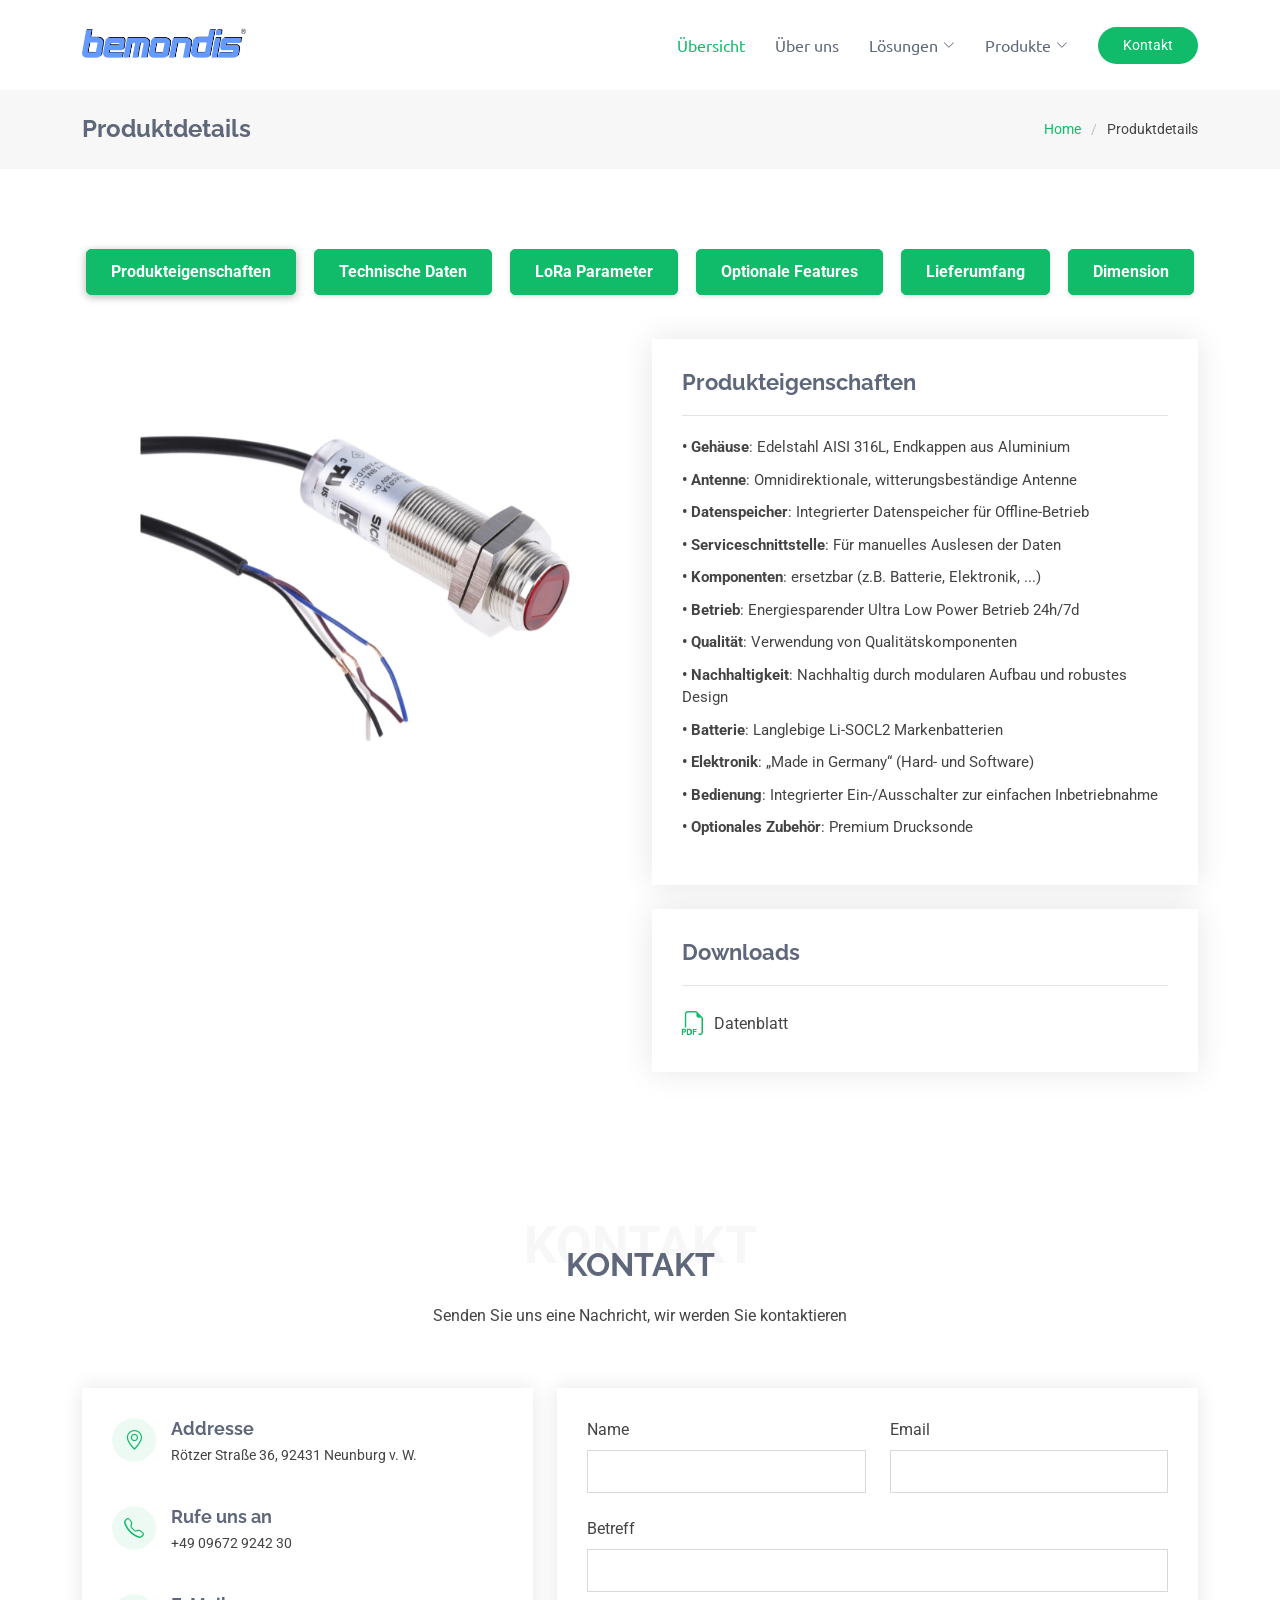
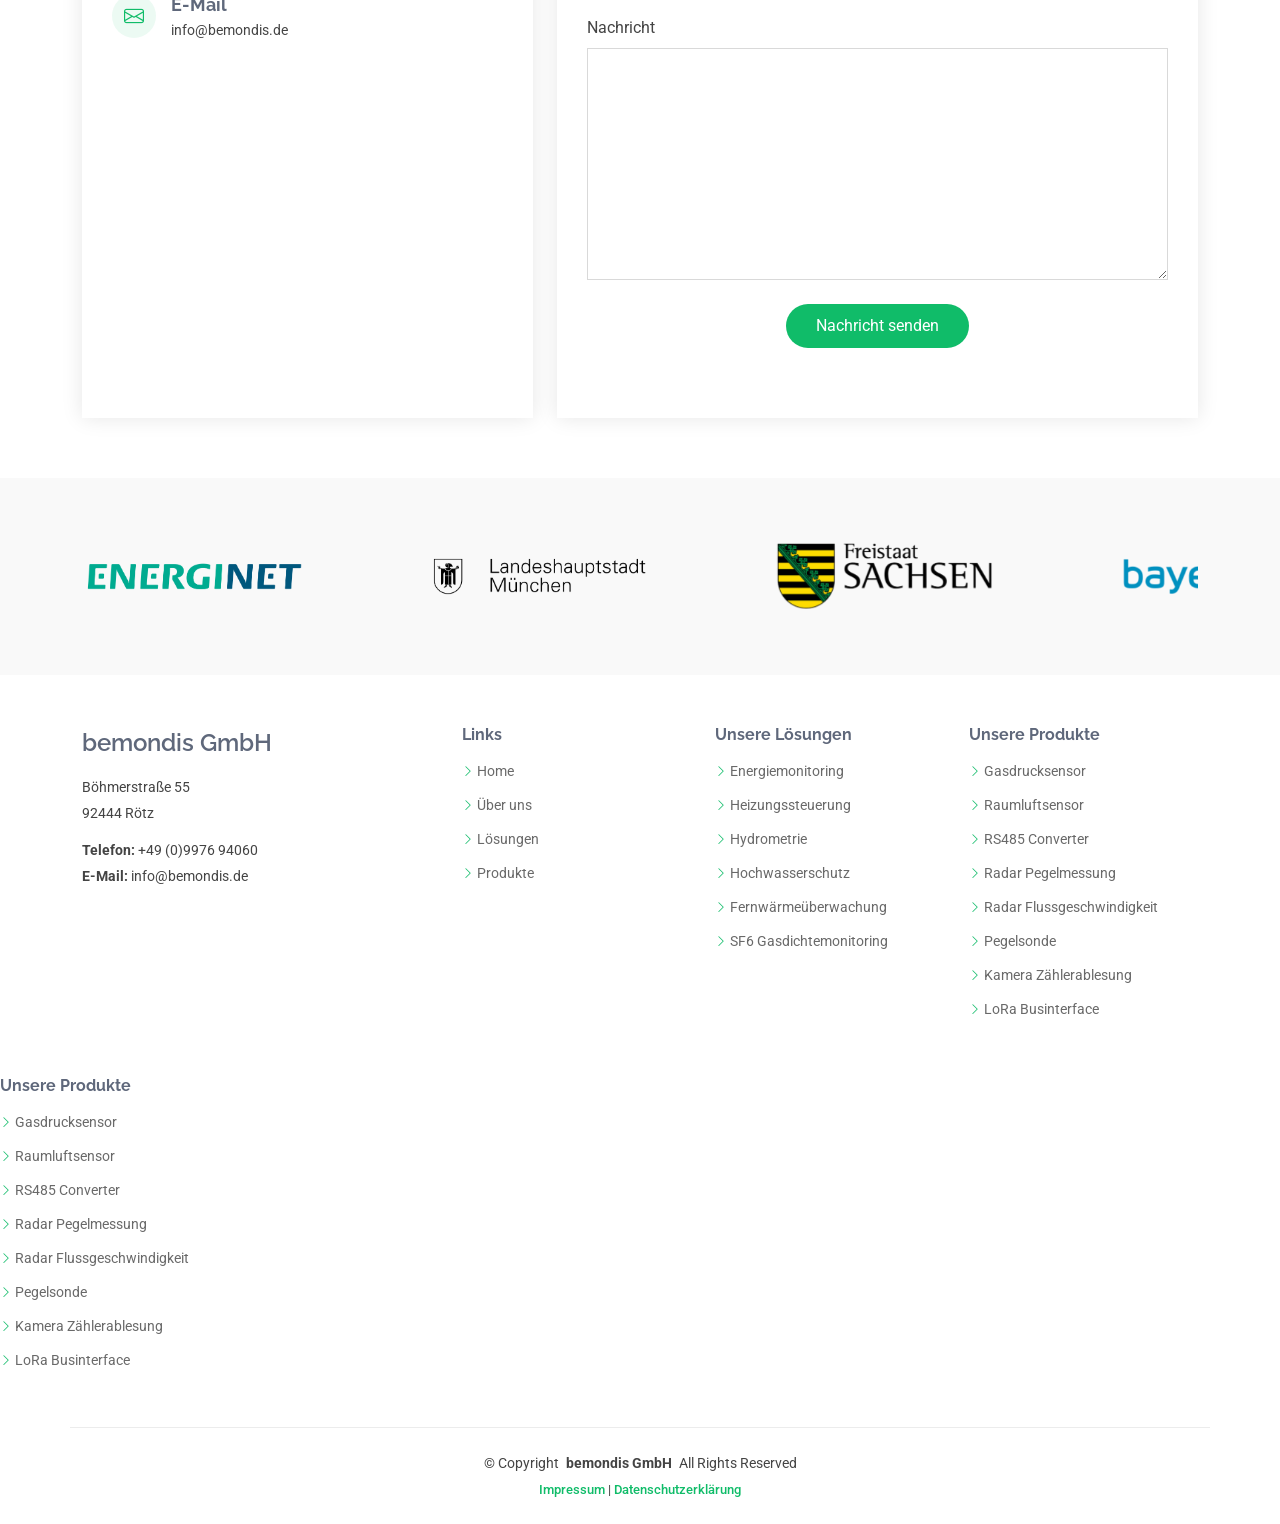
<file: portfolio-details.html>
<!DOCTYPE html>
<html lang="de">

<head>
  <meta charset="utf-8">
  <meta content="width=device-width, initial-scale=1.0" name="viewport">
  <title>bemondis GmbH</title>
  <meta name="description" content="">
  <meta name="keywords" content="">

  <!-- Favicons -->
  <link href="assets/img/favicon/favicon-32x32.png" rel="icon">
  <link href="assets/img/favicon/apple-touch-icon-120x120.png" rel="apple-touch-icon">

  <!-- Fonts -->
  <link href="https://fonts.googleapis.com" rel="preconnect">
  <link href="https://fonts.gstatic.com" rel="preconnect" crossorigin>
  <link href="https://fonts.googleapis.com/css2?family=Roboto:ital,wght@0,100;0,300;0,400;0,500;0,700;0,900;1,100;1,300;1,400;1,500;1,700;1,900&family=Raleway:ital,wght@0,100;0,200;0,300;0,400;0,500;0,600;0,700;0,800;0,900;1,100;1,200;1,300;1,400;1,500;1,600;1,700;1,800;1,900&family=Ubuntu:ital,wght@0,300;0,400;0,500;0,700;1,300;1,400;1,500;1,700&display=swap" rel="stylesheet">

  <!-- Vendor CSS Files -->
  <link href="assets/vendor/bootstrap/css/bootstrap.min.css" rel="stylesheet">
  <link href="assets/vendor/bootstrap-icons/bootstrap-icons.css" rel="stylesheet">
  <link href="assets/vendor/aos/aos.css" rel="stylesheet">
  <link href="assets/vendor/glightbox/css/glightbox.min.css" rel="stylesheet">
  <link href="assets/vendor/swiper/swiper-bundle.min.css" rel="stylesheet">

  <!-- Main CSS File -->
  <link href="assets/css/main.css" rel="stylesheet">

  <!-- =======================================================
  * Template Name: eNno
  * Template URL: https://bootstrapmade.com/enno-free-simple-bootstrap-template/
  * Updated: Aug 07 2024 with Bootstrap v5.3.3
  * Author: BootstrapMade.com
  * License: https://bootstrapmade.com/license/
  ======================================================== -->
</head>

<body class="index-page">

  <header id="header" class="header d-flex align-items-center sticky-top">
    <div class="container-fluid container-xl position-relative d-flex align-items-center">

      <a href="index.html" class="logo d-flex align-items-center me-auto">
        <!-- Firmenlogo integrieren -->
        <img src="assets/img/firmenlogo.png" alt="Firmenlogo" class="logo-img">
      </a>

      <nav id="navmenu" class="navmenu">
        <ul>
            <li><a href="index.html#hero" class="active">Übersicht</a></li>
            <li><a href="index.html#about">Über uns</a></li>
            <li class="dropdown">
                <a href="#solutions"><span>Lösungen</span> <i class="bi bi-chevron-down toggle-dropdown"></i></a>
                <ul>
                    <li><a href="service-details.html#energiemonitoring">Energiemonitoring</a></li>
                    <li><a href="service-details.html#heizungssteuerung">Heizungssteuerung</a></li>
                    <li><a href="service-details.html#hydrometrie">Hydrometrie</a></li>
                    <li><a href="service-details.html#hochwasserschutz">Hochwasserschutz</a></li>
                    <li><a href="service-details.html#fernwaermeueberwachung">Fernwärmeüberwachung</a></li>
                    <li><a href="service-details.html#sf6-gasdichtemonitoring">SF6-Gasdichtemonitoring</a></li>
                </ul>
            </li>
            <li class="dropdown">
                <a href="index.html#portfolio"><span>Produkte</span> <i class="bi bi-chevron-down toggle-dropdown"></i></a>
                <ul>
                    <li><a href="Produktdetails/gasdrucksensor-details.html">Gasdrucksensor</a></li>
                    <li><a href="Produktdetails/raumluftsensor-details.html">Raumluftsensor</a></li>
                    <li><a href="Produktdetails/rs485-details.html">RS485 Converter</a></li>
                    <li><a href="Produktdetails/radarpegelmessung-details.html">Radar Pegelmessung/Abstandsmessung</a></li>
                    <li><a href="Produktdetails/radarflussgeschwindkeit-details.html">Radar Flussgeschwindigkeit</a></li>
                    <li><a href="Produktdetails/pegelsonde-details.html">Pegelsonde für Tiefbrunnen</a></li>
                    <li><a href="Produktdetails/zählerablesung-details.html">Kamera Zählerablesung</a></li>
                    <li><a href="Produktdetails/businterface-details.html">LoRa Businterface</a></li>
                </ul>
            </li>
        </ul>
        <i class="mobile-nav-toggle d-xl-none bi bi-list"></i>
    </nav>

      <!-- "Get Started" Button, der auf den Contact-Abschnitt verweist -->
      <a class="btn-getstarted" href="index.html#contact">Kontakt</a>

    </div>
  </header>
  </header>

  <main class="main">

    <!-- Page Title -->
    <div class="page-title">
      <div class="container d-lg-flex justify-content-between align-items-center">
        <h1 class="mb-2 mb-lg-0">Produktdetails</h1>
        <nav class="breadcrumbs">
          <ol>
            <li><a href="index.html">Home</a></li>
            <li class="current">Produktdetails</li>
          </ol>
        </nav>
      </div>
    </div><!-- End Page Title -->

    <section id="portfolio-details" class="portfolio-details section">
      <div class="container" data-aos="fade-up" data-aos-delay="100">
        <!-- Buttons über gesamte Breite -->
        <div class="row mb-4">
          <div class="col-12">
            <div class="table-navigation d-flex justify-content-between">
              <button class="btn btn-outline-primary flex-fill mx-1 active" data-target="produkteigenschaften">Produkteigenschaften</button>
              <button class="btn btn-outline-primary flex-fill mx-1" data-target="technische-daten">Technische Daten</button>
              <button class="btn btn-outline-primary flex-fill mx-1" data-target="lora-parameter">LoRa Parameter</button>
              <button class="btn btn-outline-primary flex-fill mx-1" data-target="optionale-features">Optionale Features</button>
              <button class="btn btn-outline-primary flex-fill mx-1" data-target="lieferumfang">Lieferumfang</button>
              <button class="btn btn-outline-primary flex-fill mx-1" data-target="dimension">Dimension</button>
            </div>
          </div>
        </div>
    
        <!-- Bild und Text im 50/50-Layout -->
        <div class="row gy-4">
          <!-- Linker Bereich: Bilderslider (50 %) -->
          <div class="col-lg-6">
            <div class="portfolio-details-slider swiper init-swiper">
              <script type="application/json" class="swiper-config">
                {
                  "loop": true,
                  "speed": 600,
                  "autoplay": {
                    "delay": 5000
                  },
                  "slidesPerView": "auto",
                  "pagination": {
                    "el": ".swiper-pagination",
                    "type": "bullets",
                    "clickable": true
                  }
                }
              </script>
              <div class="swiper-wrapper align-items-center">
                <div class="swiper-slide">
                  <img src="assets/img/gasdruck.jpg" alt="">
                </div>
                <div class="swiper-slide">
                  <img src="assets/img/flussmesser.jpg" alt="">
                </div>
                <div class="swiper-slide">
                  <img src="assets/img/RS485.jpg" alt="">
                </div>
              </div>
              <div class="swiper-pagination"></div>
            </div>
          </div>
    
          <!-- Rechter Bereich: Produktdaten und Downloads (50 %) -->
          <div class="col-lg-6">
            <!-- Produkteigenschaften (Standardmäßig sichtbar) -->
            <div id="produkteigenschaften" class="portfolio-info mb-4" data-aos="fade-up" data-aos-delay="200">
              <h3>Produkteigenschaften</h3>
              <ul>
                <li><strong>• Gehäuse</strong>: Edelstahl AISI 316L, Endkappen aus Aluminium</li>
                <li><strong>• Antenne</strong>: Omnidirektionale, witterungsbeständige Antenne</li>
                <li><strong>• Datenspeicher</strong>: Integrierter Datenspeicher für Offline-Betrieb</li>
                <li><strong>• Serviceschnittstelle</strong>: Für manuelles Auslesen der Daten</li>
                <li><strong>• Komponenten</strong>: ersetzbar (z.B. Batterie, Elektronik, ...)</li>
                <li><strong>• Betrieb</strong>: Energiesparender Ultra Low Power Betrieb 24h/7d</li>
                <li><strong>• Qualität</strong>: Verwendung von Qualitätskomponenten</li>
                <li><strong>• Nachhaltigkeit</strong>: Nachhaltig durch modularen Aufbau und robustes Design</li>
                <li><strong>• Batterie</strong>: Langlebige Li-SOCL2 Markenbatterien</li>
                <li><strong>• Elektronik</strong>: „Made in Germany“ (Hard- und Software)</li>
                <li><strong>• Bedienung</strong>: Integrierter Ein-/Ausschalter zur einfachen Inbetriebnahme</li>
                <li><strong>• Optionales Zubehör</strong>: Premium Drucksonde</li>
              </ul>
            </div>
    
            <!-- Technische Daten (Standardmäßig ausgeblendet) -->
            <div id="technische-daten" class="portfolio-info mb-4" data-aos="fade-up" data-aos-delay="200" style="display: none;">
              <h3>Technische Daten</h3>
              <ul>
                <li><strong>• Übertragung</strong>: Wasserstand/-druck und Temperatur</li>
                <li><strong>• Datenlogging</strong>: Luftfeuchte, Luftdruck, Umgebungstemperatur</li>
                <li><strong>• Spannungsversorgung</strong>: Erfasst Zustand der Spannungsversorgung</li>
                <li><strong>• Genauigkeit Luftdruck </strong>: ± 1.7 hPa max.</li>
                <li><strong>• Genauigkeit Luftfeuchte</strong>: ±3 % RH</li>
                <li><strong>• Genauigkeit Temperatur</strong>: ± 1.25°C max.</li>
                <li><strong>• Umgebungstemperatur</strong>: -20...60°C</li>
                <li><strong>• Batterielaufzeit</strong>: > 5 Jahre @ 4 Samples pro Std.</li>
              </ul>
            </div>  
    
            <!-- LoRa Parameter (Standardmäßig ausgeblendet) -->
            <div id="lora-parameter" class="portfolio-info mb-4" data-aos="fade-up" data-aos-delay="200" style="display: none;">
              <h3>LoRa Parameter</h3>
              <ul>
                <li><strong>• Frequenz</strong>: 868 MHz</li>
                <li><strong>• Reichweite</strong>: Bis zu 15 km</li>
                <li><strong>• Stromverbrauch</strong>: 50 mA im Betrieb</li>
                <li><strong>• Protokoll</strong>: Class A, OTAA, FUOTA</li>
                <li><strong>• Antenne</strong>: LoRa 868MHz EU, externe Antenne</li>
                <li><strong>• Datenrate</strong>: Adaptiv oder statisch konfigurierbar</li>
                <li><strong>• Mikrocontroller</strong>: Moderner, energiesparender Mikrocontroller</li>
                <li><strong>• Sicherheit</strong>: Secure Key Management Hardware</li>
                <li><strong>• LoRa Version</strong>: 1.0.4</li>
              </ul>
            </div>
    
            <!-- Optionale Features (Standardmäßig ausgeblendet) -->
            <div id="optionale-features" class="portfolio-info mb-4" data-aos="fade-up" data-aos-delay="200" style="display: none;">
              <h3>Optionale Features</h3>
              <ul>
                <li><strong>•</strong> Anpassungen für Sonden mit anderem Datenausgang</li>
                <li><strong>•</strong> Individuelle Pegelrohradapter und Kabelabhängungen</li>
                <li><strong>•</strong> Kundenspezifische Firmware</li>
                <li><strong>•</strong> Anpassungen für weitere Anwendungen und Medien</li>
                <li><strong>•</strong> Kundenspezifisches Antennendesign</li>
                <li><strong>•</strong> LoRa class B Implementierung</li>
                <li><strong>•</strong> Support bei Planung, Installation, Integration, Service</li>
              </ul>
            </div>
    
            <!-- Lieferumfang (Standardmäßig ausgeblendet) -->
              <div id="lieferumfang" class="portfolio-info mb-4" data-aos="fade-up" data-aos-delay="200" style="display: none;">
                <h3>Lieferumfang</h3>
                <ul>
                  <li><strong>• System</strong>: LoRa Pegelmesssystem PMS-100 mit Antenne</li>
                  <li><strong>• Spannungsversorgung</strong>: Spannungsversorgung durch integrierte Batterien</li>
                  <li><strong>• Dokumentation</strong>: Betriebsanleitung</li>
                  <li><strong>• Software</strong>: JavaScript Payload Formatter</li>
                  <li><strong>• Integration</strong>: Integration Guide</li>
                </ul>
              </div>
              
    
            <!-- Dimension (Standardmäßig ausgeblendet) -->
            <div id="dimension" class="portfolio-info mb-4" data-aos="fade-up" data-aos-delay="200" style="display: none;">
              <h3>Dimension</h3>
              <ul>
                <li><strong>• Abmessungen (LxD)</strong>: 339x40 [mm]</li>
                <li><strong>• Gewicht</strong>: 0,45 [kg]</li>
              </ul>
            </div>

            <!-- Downloads (Eigene Tabelle, immer sichtbar) -->
            <div id="downloads" class="portfolio-info mb-4" data-aos="fade-up" data-aos-delay="200">
              <h3>Downloads</h3>
              <div class="download-catalog">
                <a href="assets/downloads/PMS100_Datenblatt.pdf" download><i class="bi bi-filetype-pdf"></i><span>Datenblatt</span></a>
              </div>
            </div>
          </div>
        </div>
      </div>
    </section><!-- /Portfolio Details Section -->

    <!-- Contact Section -->
    <section id="contact" class="contact section">

      <!-- Section Title -->
      <div class="container section-title" data-aos="fade-up">
        <span>Kontakt</span>
        <h2>Kontakt</h2>
        <p>Senden Sie uns eine Nachricht, wir werden Sie kontaktieren</p>
      </div><!-- End Section Title -->

      <div class="container" data-aos="fade-up" data-aos-delay="100">

        <div class="row gy-4">

          <div class="col-lg-5">

            <div class="info-wrap">
              <div class="info-item d-flex" data-aos="fade-up" data-aos-delay="200">
                <i class="bi bi-geo-alt flex-shrink-0"></i>
                <div>
                  <h3>Addresse</h3>
                  <p>Rötzer Straße 36, 92431 Neunburg v. W.</p>
                </div>
              </div><!-- End Info Item -->

              <div class="info-item d-flex" data-aos="fade-up" data-aos-delay="300">
                <i class="bi bi-telephone flex-shrink-0"></i>
                <div>
                  <h3>Rufe uns an</h3>
                  <p>+49 09672 9242 30</p>
                </div>
              </div><!-- End Info Item -->

              <div class="info-item d-flex" data-aos="fade-up" data-aos-delay="400">
                <i class="bi bi-envelope flex-shrink-0"></i>
                <div>
                  <h3>E-Mail </h3>
                  <p>info@bemondis.de</p>
                </div>
              </div><!-- End Info Item -->

              <iframe src="https://www.google.com/maps/embed?pb=!1m18!1m12!1m3!1d1548.1189378107379!2d12.396834741900571!3d49.34878175023023!2m3!1f0!2f0!3f0!3m2!1i1024!2i768!4f13.1!3m3!1m2!1s0x479ff806d343c9b1%3A0x38f91cca0ebc0d0f!2sR%C3%B6tzer%20Str.%2036%2C%2092431%20Neunburg%20vorm%20Wald!5e1!3m2!1sde!2sde!4v1741035536775!5m2!1sde!2sde" width="470" height="300" style="border:0;" allowfullscreen="" loading="lazy" referrerpolicy="no-referrer-when-downgrade"></iframe>
            </div>
          </div>

          <div class="col-lg-7">
            <form action="forms/contact.php" method="post" class="php-email-form" data-aos="fade-up" data-aos-delay="200">
              <div class="row gy-4">

                <div class="col-md-6">
                  <label for="name-field" class="pb-2">Name</label>
                  <input type="text" name="name" id="name-field" class="form-control" required="">
                </div>

                <div class="col-md-6">
                  <label for="email-field" class="pb-2">Email</label>
                  <input type="email" class="form-control" name="email" id="email-field" required="">
                </div>

                <div class="col-md-12">
                  <label for="subject-field" class="pb-2">Betreff</label>
                  <input type="text" class="form-control" name="subject" id="subject-field" required="">
                </div>

                <div class="col-md-12">
                  <label for="message-field" class="pb-2">Nachricht</label>
                  <textarea class="form-control" name="message" rows="10" id="message-field" required=""></textarea>
                </div>

                <div class="col-md-12 text-center">
                  <div class="loading">Lädt...</div>
                  <div class="error-message"></div>
                  <div class="sent-message">Deine Nachricht wurde gesendet. Vielen Dank!</div>

                  <button type="submit">Nachricht senden</button>
                </div>

              </div>
            </form>
          </div><!-- End Contact Form -->

        </div>

      </div>

    </section><!-- /Contact Section -->

  </main>

       <!-- Clients Section -->
       <section id="clients" class="clients section light-background">

        <div class="container" data-aos="zoom-in">
  
          <div class="swiper init-swiper">
            <script type="application/json" class="swiper-config">
              {
                "loop": true,
                "speed": 600,
                "autoplay": {
                  "delay": 5000
                },
                "slidesPerView": "auto",
                "pagination": {
                  "el": ".swiper-pagination",
                  "type": "bullets",
                  "clickable": true
                },
                "breakpoints": {
                  "320": {
                    "slidesPerView": 2,
                    "spaceBetween": 40
                  },
                  "480": {
                    "slidesPerView": 3,
                    "spaceBetween": 60
                  },
                  "640": {
                    "slidesPerView": 4,
                    "spaceBetween": 80
                  },
                  "992": {
                    "slidesPerView": 5,
                    "spaceBetween": 120
                  },
                  "1200": {
                    "slidesPerView": 6,
                    "spaceBetween": 120
                  }
                }
              }
            </script>
            <div class="swiper-wrapper align-items-center">
              <div class="swiper-slide"><img src="assets/img/Clients/bayernwerk.png" class="img-fluid" alt=""></div>
              <div class="swiper-slide"><img src="assets/img/Clients/energienet.png" class="img-fluid" alt=""></div>
              <div class="swiper-slide"><img src="assets/img/Clients/münchen.png" class="img-fluid" alt=""></div>
              <div class="swiper-slide"><img src="assets/img/Clients/sachsen.png" class="img-fluid" alt=""></div>
            </div>
          </div>
  
        </div>
        
      </section>
      
      <!-- /Ende Clients Section -->

      <!-- /Anfang Footer -->
   
      <footer id="footer" class="footer">
   
        <div class="container footer-top">
          <div class="row gy-4">
            <div class="col-lg-4 col-md-6 footer-about">
              <a href="index.html" class="d-flex align-items-center">
                <span class="sitename">bemondis GmbH</span>
              </a>
              <div class="footer-contact pt-3">
                <p>Böhmerstraße 55 </p>
                <p>92444 Rötz</p>
                <p class="mt-3"><strong>Telefon:</strong> <span>+49 (0)9976 94060</span></p>
                <p><strong>E-Mail:</strong> <span>info@bemondis.de</span></p>
              </div>
            </div>
    
            <div class="col-lg-2 col-md-3 footer-links">
              <h4>Links</h4>
              <ul>
                <li><i class="bi bi-chevron-right"></i> <a href="index.html#">Home</a></li>
                <li><i class="bi bi-chevron-right"></i> <a href="index.html#about">Über uns</a></li>
                <li><i class="bi bi-chevron-right"></i> <a href="index.html#solutions">Lösungen</a></li>
                <li><i class="bi bi-chevron-right"></i> <a href="index.html#portfolio">Produkte</a></li>
              </ul>
            </div>
    
            <div class="col-lg-2 col-md-3 footer-links">
              <h4>Unsere Lösungen</h4>
              <ul>
                <li><i class="bi bi-chevron-right"></i> <a href="service-details.html#energiemonitoring">Energiemonitoring</a></li>
                <li><i class="bi bi-chevron-right"></i> <a href="service-details.html#heizungssteuerung">Heizungssteuerung</a></li>
                <li><i class="bi bi-chevron-right"></i> <a href="service-details.html#hydrometrie">Hydrometrie</a></li>
                <li><i class="bi bi-chevron-right"></i> <a href="service-details.html#hochwasserschutz">Hochwasserschutz</a></li>
                <li><i class="bi bi-chevron-right"></i> <a href="service-details.html#fernwaermeueberwachung">Fernwärmeüberwachung</a></li>
                <li><i class="bi bi-chevron-right"></i> <a href="service-details.html#sf6-gasdichtemonitoring">SF6 Gasdichtemonitoring</a></li>
              </ul>
            </div>
    
    
            <div class="col-lg-2 col-md-3 footer-links">
              <h4>Unsere Produkte</h4>
              <ul>
                <li><i class="bi bi-chevron-right"></i> <a href="Produktdetails/gasdrucksensor-details.html">Gasdrucksensor</a></li>
                <li><i class="bi bi-chevron-right"></i> <a href="Produktdetails/raumluftsensor-details.html">Raumluftsensor</a></li>
                <li><i class="bi bi-chevron-right"></i> <a href="Produktdetails/rs485-details.html">RS485 Converter</a></li>
                <li><i class="bi bi-chevron-right"></i> <a href="Produktdetails/radarpegelmessung-details.html">Radar Pegelmessung</a></li>
                <li><i class="bi bi-chevron-right"></i> <a href="Produktdetails/radarflussgeschwindkeit-details.html">Radar Flussgeschwindigkeit</a></li>
                <li><i class="bi bi-chevron-right"></i> <a href="Produktdetails/pegelsonde-details.html">Pegelsonde</a></li>
                <li><i class="bi bi-chevron-right"></i> <a href="Produktdetails/zählerablesung-details.html">Kamera Zählerablesung</a></li>
                <li><i class="bi bi-chevron-right"></i> <a href="Produktdetails/businterface-details.html">LoRa Businterface</a></li>
              </ul>
            </div>
          </div>
        </div>
   
   
           <div class="col-lg-2 col-md-3 footer-links">
             <h4>Unsere Produkte</h4>
             <ul>
               <li><i class="bi bi-chevron-right"></i> <a href="service-details.html#energiemonitoring">Gasdrucksensor</a></li>
               <li><i class="bi bi-chevron-right"></i> <a href="service-details.html#heizungssteuerung">Raumluftsensor</a></li>
               <li><i class="bi bi-chevron-right"></i> <a href="service-details.html#hydrometrie">RS485 Converter</a></li>
               <li><i class="bi bi-chevron-right"></i> <a href="service-details.html#hochwasserschutz">Radar Pegelmessung</a></li>
               <li><i class="bi bi-chevron-right"></i> <a href="service-details.html#fernwaermeueberwachung">Radar Flussgeschwindigkeit</a></li>
               <li><i class="bi bi-chevron-right"></i> <a href="service-details.html#sf6-gasdichtemonitoring">Pegelsonde</a></li>
               <li><i class="bi bi-chevron-right"></i> <a href="service-details.html#sf6-gasdichtemonitoring">Kamera Zählerablesung</a></li>
               <li><i class="bi bi-chevron-right"></i> <a href="service-details.html#sf6-gasdichtemonitoring">LoRa Businterface</a></li>
             </ul>
           </div>
         </div>
       </div>

    <div class="container copyright text-center mt-4">
      <p>© <span>Copyright</span> <strong class="px-1 sitename">bemondis GmbH</strong> <span>All Rights Reserved</span></p>
      <div class="credits">
        <style>
          .credits a {
              font-family: 'Roboto', sans-serif; /* Roboto als Schriftart */
              font-size: 13px; /* Schriftgröße auf 18px erhöhen */
              font-weight: 500; /* Mittlere Schriftstärke */
              color: #10bc69; /* Farbe anpassen */
          }
  
          .credits a:hover {
              text-decoration: underline; /* Unterstreichung beim Hovern */
          }
      </style>
  </head>
  <body>
      <div class="credits">
          <a href="javascript:void(0)" onclick="openModal('impressum')">Impressum</a> | 
          <a href="javascript:void(0)" onclick="openModal('datenschutz')">Datenschutzerklärung</a>
      </div>
  
      <script>
          function openModal(contentType) {
              // Hier kommt deine Modal-Logik
              console.log('Öffne Modal für:', contentType);
          }
      </script>
  </body>
  </html>
      </div>
  </div>
  
  <!-- Modal-Fenster -->
  <div id="modal" class="modal">
      <div class="modal-content">
          <span class="close" onclick="closeModal()">&times;</span>
          <div id="modal-body">
              <!-- Hier wird der Inhalt dynamisch eingefügt -->
          </div>
      </div>
  </div>
  
  <style>
      .modal {
          display: none;
          position: fixed;
          top: 0;
          left: 0;
          width: 100%;
          height: 100%;
          background-color: rgba(0, 0, 0, 0.5);
          z-index: 1000;
      }
      .modal-content {
          background-color: white;
          margin: 10% auto;
          padding: 20px;
          width: 80%;
          max-width: 1000px;
          border-radius: 5px;
          position: relative;
      }
      .close {
          position: absolute;
          top: 10px;
          right: 15px;
          font-size: 24px;
          cursor: pointer;
      }
      .close:hover {
          color: red;
      }
  </style>
  
  <script>
      function openModal(contentType) {
          const modal = document.getElementById('modal');
          const modalBody = document.getElementById('modal-body');
  
          if (contentType === 'impressum') {
              modalBody.innerHTML = `
                  <h2>Impressum</h2
                  <p>Angaben gemäß § 5 TMG:</p>
                  <p>
                      <strong>bemondis GmbH</strong><br>
                      Rötzer Straße 36<br>
                      92431 Neunburg v. W.<br>
                  <p>
                      Telefon: +49 09672 9242 30<br>
                      E-Mail: info@bemondis.de
                  <p>
                      Geschäftsführer: Johannes Landkammer<br>
                      Eintragung im Handelsregister Regensburg<br>
                      Registernummer: HRB 5761<br>
                      UST-NR: 211/118/60316<br>
                      UST-Id-Nr., gem. §27 a Umsatzsteuergesetz: DE 13 18 36 145
                  </p>
              `;
          } else if (contentType === 'datenschutz') {
              modalBody.innerHTML = `
                  <h2>Datenschutzerklärung</h2>
              <p>Sofern innerhalb des Internetangebotes die Möglichkeit zur Eingabe persönlicher oder geschäftlicher Daten (Emailadressen, Namen, Anschriften) besteht, so erfolgt die Preisgabe dieser Daten seitens des Nutzers auf ausdrücklich freiwilliger Basis. Die Inanspruchnahme und Bezahlung aller angebotenen Dienste ist - soweit technisch möglich und zumutbar - auch ohne Angabe solcher Daten bzw. unter Angabe anonymisierter Daten oder eines Pseudonyms gestattet. Die Nutzung der im Rahmen des Impressums oder vergleichbarer Angaben veröffentlichten Kontaktdaten wie Postanschriften, Telefon- und Faxnummern sowie Emailadressen durch Dritte zur Übersendung von nicht ausdrücklich angeforderten Informationen ist nicht gestattet. Rechtliche Schritte gegen die Versender von sogenannten Spam-Mails bei Verstößen gegen dieses Verbot, sind ausdrücklich vorbehalten.</p>
              <p>Diese Seite nutzt aus Gründen der Sicherheit und zum Schutz der Übertragung vertraulicher Inhalte, wie zum Beispiel der Anfragen, die Sie an uns als Seitenbetreiber senden, eine SSL-Verschlüsselung. Eine verschlüsselte Verbindung erkennen Sie daran, dass in der Adresszeile des Browsers "https://" steht und ein Schloss-Symbol davor zu sehen ist. Wenn die SSL Verschlüsselung aktiviert ist, können die Daten, die Sie an uns übermitteln, in der Regel nicht von Dritten mitgelesen werden. Wir weisen darauf hin, dass die Datenübertragung im Internet (z.B. bei der Kommunikation per E-Mail) Sicherheitslücken aufweisen kann. Ein lückenloser Schutz der Daten vor dem Zugriff durch Dritte ist nicht möglich.</p>

              <h3>Erhebung und Verarbeitung von personenbezogenen Daten</h3>
              <p>Wenn Sie unsere Webseite besuchen, werden standardmäßig Log-Daten gespeichert. Log-Daten enthalten z. B. die IP-Adresse des Gerätes, mit dem Sie auf die Website oder einen Dienst zugreifen, die Art des Browsers, mit dem Sie zugreifen, die Webseite, die Sie zuvor besucht haben, Ihre Systemkonfiguration sowie Datum und Zeitangaben. Die IP-Adressen der Besucher unserer Webseite werden kurze Zeit nach Beendigung der Verbindung zu unserer Webseite anonymisiert oder gelöscht. Wir verarbeiten und nutzen diese Daten nicht.</p>

                <h3>Erfassung von Daten durch den Webhoster</h3>
              <p>Wir haben mit unserem derzeitigen Hoster eine Vereinbarung zur Auftragsverarbeitung nach Art. 28 Abs. 3 Datenschutz-Grundverordnung (DSGVO) getroffen. Aus datenschutzrechtlichen Gründen werden der Hostname bzw. die IP-Adresse des Clients, der die Website aufruft, in den Logfiles anonymisiert. Die Datenverarbeitung findet ausschließlich in Deutschland statt, d. h. unser Hoster unterliegt vollständig den in Deutschland geltenden gesetzlichen Vorschriften zum Datenschutz.</p>
              <p>Erfasst werden folgende Daten:</p>
              <ul>
              <li>Die anonyme IP-Adresse</li>
              <li>Das Element welches beim Aufruf der Seite angesprochen wurde</li>
              <li>Über welches Protokoll die Seite aufgerufen wurde</li>
              <li>Das Betriebssystem</li>
              <li>Der Browser und die Version</li>
              </ul>
              <p>Die Speicherung dieser Daten, (Anonyme IP, Betriebssystem, Browser usw.), gilt nicht als Verarbeitung der personenbezogene Daten, da die IP-Adresse des Besuchers anonymisiert wird.</p>

              <h3>Bei Nutzung unseres Kontaktformulars</h3>
              <p>Bei Fragen jeglicher Art bieten wir Ihnen die Möglichkeit, mit uns über ein auf der Website bereitgestelltes Formular Kontakt aufzunehmen. Dabei ist die Angabe einer gültigen E-Mail-Adresse erforderlich, damit wir wissen, von wem die Anfrage stammt und um diese beantworten zu können. Weitere Angaben können freiwillig getätigt werden. Die Datenverarbeitung zum Zwecke der Kontaktaufnahme mit uns erfolgt nach Art. 6 Abs. 1 S. 1 lit. a DSGVO auf Grundlage Ihrer freiwillig erteilten Einwilligung. Die für die Benutzung des Kontaktformulars von uns erhobenen personenbezogenen Daten werden nach Erledigung der von Ihnen gestellten Anfrage automatisch gelöscht. Die Dauer der Speicherung von personenbezogenen Daten bemisst sich anhand der jeweiligen gesetzlichen Aufbewahrungsfrist. Nach Ablauf der Frist werden die entsprechenden Daten routinemäßig gelöscht, sofern sie nicht mehr zur Vertragserfüllung oder Vertragsanbahnung erforderlich sind und/oder unsererseits kein berechtigtes Interesse an der Weiterspeicherung fortbesteht. Gebietet die Ausübung von Interventionsrechten die Löschung, werden die entsprechenden Daten unverzüglich gelöscht.</p>

              <h3>Cookies</h3>
              <p>Ein Cookie ist eine kleine Datei, die auf dem Computer des Benutzers gespeichert wird. Sie ermöglicht es, den Computer beim nächsten Besuch wiederzuerkennen. So setzt z.B. Ihre Einwilligung in die Verwendung von Cookies, ein Cookie, sodass Sie nicht jedes mal beim Besuch unserer Webseite erneut zustimmen müssen. Es gibt verschiedene Herangehensweisen Cookies einzuteilen. Ein zum Beispiel rein funktionales Cookie ist das has_js, es zeigt uns, ob JavaScript auf Ihrem Computer aktiviert oder deaktiviert ist. Um Cookies zu löschen oder um zu verhindern, dass Sie ohne Ihre ausdrückliche Zustimmung auf Ihrem Computer oder Mobilgerät gespeichert werden, können Sie Ihre Browsereinstellungen ändern. Die meisten Browser sind standardmäßig so eingestellt, dass sie Cookies akzeptieren. Nutzen Sie also Ihren Browser zur Entscheidung über Ihren Umgang mit Cookies. Im "Hilfe"-Bereich Ihres Browsers finden Sie nähere Informationen zu Ihren Cookie-Einstellungen. Es kann sein, dass Sie unsere Webseite nur eingeschränkt nutzen können, wenn Sie die Verwendung von Cookies ausschließen. Nutzen Sie die Webseite weiter und nehmen keine Auswahl bestimmter Cookies von uns oder von unseren Partnern vor, sehen wir darin Ihre Einwilligung. Weitere Tipps: Blockieren Sie Cookies von Drittanbietern. Cookies von Drittanbietern sind normalerweise nicht erforderlich, um die von Ihnen gewünschten Internetangebote zu nutzen. Wenn Sie weniger Spuren im Internet hinterlassen möchten, sollten Sie diese Cookies generell ablehnen. Verhindern Sie die Installation der geläufigsten Tracking-Tools. Es gibt eine Vielzahl von Erweiterungen, mit denen sich Tracking-Tools blockieren lassen.</p>

              <h3>Rechtlicher Hinweis</h3>
              <p>Die bemondis GmbH behält sich alle Rechte vor. Verlinkungen auf den Inhalt dieser Seiten sind nur gestattet, wenn diese vollständig, ohne Werbeframes der linkenden Seite dargestellt werden. Verstöße gegen das Copyright werden durch bemondis gerichtlich verfolgt. Jede unauthorisierte Nutzung der Marke bemondis oder von bemondis geschützter Warenzeichen, insbesondere die Vermarktung von Piraterieprodukten oder die Bewerbung solcher Produkte in Verbindung mit der Marke bemondis wird gerichtlich verfolgt. Vistrolux ist eine eingetragene Marke von bemondis GmbH. Die rechtlichen Hinweise auf dieser Webseite sowie alle Fragen und Streitigkeiten im Zusammenhang mit dieser Webseite unterliegen dem Recht der Bundesrepublik Deutschland. Wir weisen darauf hin, dass die Datenübertragung über das Internet derzeit im Wesentlichen ungesichert erfolgt, d.h. es ist keine sichere Übertragung gewährleistet. Es ist nicht ausgeschlossen, dass übermittelte Daten von Unbefugten zur Kenntnis genommen und eventuell sogar verfälscht werden.</p>

              <h3>Haftungsausschluss</h3>
              <h4>Inhalt der Website</h4>
              <p>Der Autor übernimmt keinerlei Gewähr für die Aktualität, Korrektheit, Vollständigkeit oder Qualität der bereitgestellten Informationen. Haftungsansprüche gegen den Autor, welche sich auf Schäden materieller oder ideeller Art beziehen, die durch die Nutzung oder Nichtnutzung der dargebotenen Informationen bzw. durch die Nutzung fehlerhafter und unvollständiger Informationen verursacht wurden, sind grundsätzlich ausgeschlossen, sofern seitens des Autors kein nachweislich vorsätzliches oder grob fahrlässiges Verschulden vorliegt. Alle Angebote sind freibleibend und unverbindlich. Der Autor behält es sich ausdrücklich vor, Teile der Seiten oder das gesamte Angebot ohne gesonderte Ankündigung zu verändern, zu ergänzen, zu löschen oder die Veröffentlichung zeitweise oder endgültig einzustellen.</p>

              <h4>Verweise und Links</h4>
              <p>Bei direkten oder indirekten Verweisen auf fremde Webseiten ("Hyperlinks"), die außerhalb des Verantwortungsbereiches des Autors liegen, würde eine Haftungsverpflichtung ausschließlich in dem Fall in Kraft treten, in dem der Autor von den Inhalten Kenntnis hat und es ihm technisch möglich und zumutbar wäre, die Nutzung im Falle rechtswidriger Inhalte zu verhindern. Der Autor erklärt hiermit ausdrücklich, dass zum Zeitpunkt der Linksetzung keine illegalen Inhalte auf den zu verlinkenden Seiten erkennbar waren. Auf die aktuelle und zukünftige Gestaltung, die Inhalte oder die Urheberschaft der verlinkten/verknüpften Seiten hat der Autor keinerlei Einfluss. Deshalb distanziert er sich hiermit ausdrücklich von allen Inhalten aller verlinkten /verknüpften Seiten, die nach der Linksetzung verändert wurden. Diese Feststellung gilt für alle innerhalb des eigenen Internetangebotes gesetzten Links und Verweise sowie für Fremdeinträge in vom Autor eingerichteten Gästebüchern, Diskussionsforen, Linkverzeichnissen, Mailinglisten und in allen anderen Formen von Datenbanken, auf deren Inhalt externe Schreibzugriffe möglich sind. Für illegale, fehlerhafte oder unvollständige Inhalte und insbesondere für Schäden, die aus der Nutzung oder Nichtnutzung solcherart dargebotener Informationen entstehen, haftet allein der Anbieter der Seite, auf welche verwiesen wurde, nicht derjenige, der über Links auf die jeweilige Veröffentlichung lediglich verweist.</p>

              <h3>Betroffenenrecht</h3>
              <p>Sie haben das Recht:</p>
              <ul>
              <li>gemäß Art. 15 DSGVO Auskunft über Ihre von uns verarbeiteten personenbezogenen Daten zu verlangen. Insbesondere können Sie Auskunft über die Verarbeitungszwecke, die Kategorie der personenbezogenen Daten, die Kategorien von Empfängern, gegenüber denen Ihre Daten offen gelegt wurden oder werden, die geplante Speicherdauer, das Bestehen eines Rechts auf Berichtigung, Löschung, Einschränkung der Verarbeitung oder Widerspruch, das Bestehen eines Beschwerderechts, die Herkunft ihrer Daten, sofern diese nicht bei uns erhoben wurden, sowie über das Bestehen einer automatisierten Entscheidungsfindung einschließlich Profiling und ggf. aussagekräftigen Informationen zu deren Einzelheiten verlangen;</li>
              <li>gemäß Art. 16 DSGVO unverzüglich die Berichtigung unrichtiger oder Vervollständigung Ihrer bei uns gespeicherten personenbezogenen Daten zu verlangen;</li>
              <li>gemäß Art. 17 DSGVO die Löschung Ihrer bei uns gespeicherten personenbezogenen Daten zu verlangen, soweit nicht die Verarbeitung zur Ausübung des Rechts auf freie Meinungsäußerung und Information, zur Erfüllung einer rechtlichen Verpflichtung, aus Gründen des öffentlichen Interesses oder zur Geltendmachung, Ausübung oder Verteidigung von Rechtsansprüchen erforderlich ist;</li>
              <li>gemäß Art. 18 DSGVO die Einschränkung der Verarbeitung Ihrer personenbezogenen Daten zu verlangen, soweit die Richtigkeit der Daten von Ihnen bestritten wird, die Verarbeitung unrechtmäßig ist, Sie aber deren Löschung ablehnen und wir die Daten nicht mehr benötigen, Sie jedoch diese zur Geltendmachung, Ausübung oder Verteidigung von Rechtsansprüchen benötigen oder Sie gemäß Art. 21 DSGVO Widerspruch gegen die Verarbeitung eingelegt haben;</li>
              <li>gemäß Art. 20 DSGVO Ihre personenbezogenen Daten, die Sie uns bereitgestellt haben, in einem strukturierten, gängigen und maschinenlesebaren Format zu erhalten oder die Übermittlung an einen anderen Verantwortlichen zu verlangen und</li>
              <li>gemäß Art. 7 Abs. 3 DSGVO Ihre einmal erteilte Einwilligung jederzeit gegenüber uns zu widerrufen. Dies hat zur Folge, dass wir die Datenverarbeitung, die auf dieser Einwilligung beruhte, für die Zukunft nicht mehr fortführen dürfen.</li>
              <li>gemäß Art. 51 der DSGVO haben Sie das Recht sich jederzeit an eine Aufsichtsbehörde in dem Mitgliedstaat Ihres Aufenthaltsortes oder Arbeitsplatzes oder des mutmaßlichen Verstoßes zu wenden, wenn Sie der Ansicht sind, dass die Verarbeitung der Sie betreffenden personenbezogenen Daten gegen die EU-Datenschutzgrundverordnung verstößt.</li>
              </ul>

              <h3>Widerspruchsrecht</h3>
              <p>Sofern Ihre personenbezogenen Daten auf Grundlage von berechtigten Interessen gemäß Art. 6 Abs. 1 S. 1 lit. f DSGVO verarbeitet werden, haben Sie das Recht, gemäß Art. 21 DSGVO Widerspruch gegen die Verarbeitung Ihrer personenbezogenen Daten einzulegen, soweit dafür Gründe vorliegen, die sich aus Ihrer besonderen Situation ergeben oder sich der Widerspruch gegen Direktwerbung richtet. Im letzteren Fall haben Sie ein generelles Widerspruchsrecht, das ohne Angabe einer besonderen Situation von uns umgesetzt wird. Möchten Sie von Ihrem Widerrufs- oder Widerspruchsrecht Gebrauch machen, schreiben Sie uns über diesen Link an.</p>

              <h3>Urheber- und Kennzeichenrecht</h3>
              <p>Der Autor ist bestrebt, in allen Publikationen die Urheberrechte der verwendeten Grafiken, Tondokumente, Videosequenzen und Texte zu beachten, von ihm selbst erstellte Grafiken, Tondokumente, Videosequenzen und Texte zu nutzen oder auf lizenzfreie Grafiken, Tondokumente, Videosequenzen und Texte zurückzugreifen. Die Inhalte unterliegen dem deutschen Urheberrecht. Alle innerhalb des Internetangebotes genannten und ggf. durch Dritte geschützten Marken- und Warenzeichen unterliegen uneingeschränkt den Bestimmungen des jeweils gültigen Kennzeichenrechts und den Besitzrechten der jeweiligen eingetragenen Eigentümer. Allein aufgrund der bloßen Nennung ist nicht der Schluss zu ziehen, dass Markenzeichen nicht durch Rechte Dritter geschützt sind! Das Copyright für veröffentlichte, vom Autor selbst erstellte Objekte bleibt allein beim Autor der Seiten. Eine Vervielfältigung oder Verwendung solcher Grafiken, Tondokumente, Videosequenzen und Texte in anderen elektronischen oder gedruckten Publikationen ist ohne ausdrückliche Zustimmung des Autors nicht gestattet. Sollten Sie trotzdem auf eine Urheberrechtsverletzung aufmerksam werden, bitten wir um einen entsprechenden Hinweis. Bei Bekanntwerden von Rechtsverletzungen werden wir derartige Inhalte umgehend entfernen.</p>

              <h3>Rechtswirksamkeit dieses Haftungsausschlusses</h3>
              <p>Dieser Haftungsausschluss ist als Teil des Internetangebotes zu betrachten, von dem aus auf diese Seite verwiesen wurde. Sofern Teile oder einzelne Formulierungen dieses Textes der geltenden Rechtslage nicht, nicht mehr oder nicht vollständig entsprechen sollten, bleiben die übrigen Teile des Dokumentes in ihrem Inhalt und ihrer Gültigkeit davon unberührt.</p>

              <h3>Änderung unserer Datenschutzbestimmungen</h3>
              <p>Wir behalten uns vor, diese Datenschutzerklärung anzupassen, damit sie den<div class="datenschutz">
              <h2>Datenschutzerklärung</h2>
              <p>Sofern innerhalb des Internetangebotes die Möglichkeit zur Eingabe persönlicher oder geschäftlicher Daten (Emailadressen, Namen, Anschriften) besteht, so erfolgt die Preisgabe dieser Daten seitens des Nutzers auf ausdrücklich freiwilliger Basis. Die Inanspruchnahme und Bezahlung aller angebotenen Dienste ist - soweit technisch möglich und zumutbar - auch ohne Angabe solcher Daten bzw. unter Angabe anonymisierter Daten oder eines Pseudonyms gestattet. Die Nutzung der im Rahmen des Impressums oder vergleichbarer Angaben veröffentlichten Kontaktdaten wie Postanschriften, Telefon- und Faxnummern sowie Emailadressen durch Dritte zur Übersendung von nicht ausdrücklich angeforderten Informationen ist nicht gestattet. Rechtliche Schritte gegen die Versender von sogenannten Spam-Mails bei Verstößen gegen dieses Verbot, sind ausdrücklich vorbehalten.</p>
              <p>Diese Seite nutzt aus Gründen der Sicherheit und zum Schutz der Übertragung vertraulicher Inhalte, wie zum Beispiel der Anfragen, die Sie an uns als Seitenbetreiber senden, eine SSL-Verschlüsselung. Eine verschlüsselte Verbindung erkennen Sie daran, dass in der Adresszeile des Browsers "https://" steht und ein Schloss-Symbol davor zu sehen ist. Wenn die SSL Verschlüsselung aktiviert ist, können die Daten, die Sie an uns übermitteln, in der Regel nicht von Dritten mitgelesen werden. Wir weisen darauf hin, dass die Datenübertragung im Internet (z.B. bei der Kommunikation per E-Mail) Sicherheitslücken aufweisen kann. Ein lückenloser Schutz der Daten vor dem Zugriff durch Dritte ist nicht möglich.</p>

              <h3>Erhebung und Verarbeitung von personenbezogenen Daten</h3>
              <p>Wenn Sie unsere Webseite besuchen, werden standardmäßig Log-Daten gespeichert. Log-Daten enthalten z. B. die IP-Adresse des Gerätes, mit dem Sie auf die Website oder einen Dienst zugreifen, die Art des Browsers, mit dem Sie zugreifen, die Webseite, die Sie zuvor besucht haben, Ihre Systemkonfiguration sowie Datum und Zeitangaben. Die IP-Adressen der Besucher unserer Webseite werden kurze Zeit nach Beendigung der Verbindung zu unserer Webseite anonymisiert oder gelöscht. Wir verarbeiten und nutzen diese Daten nicht.</p>

              <h3>Erfassung von Daten durch den Webhoster</h3>
              <p>Wir haben mit unserem derzeitigen Hoster eine Vereinbarung zur Auftragsverarbeitung nach Art. 28 Abs. 3 Datenschutz-Grundverordnung (DSGVO) getroffen. Aus datenschutzrechtlichen Gründen werden der Hostname bzw. die IP-Adresse des Clients, der die Website aufruft, in den Logfiles anonymisiert. Die Datenverarbeitung findet ausschließlich in Deutschland statt, d. h. unser Hoster unterliegt vollständig den in Deutschland geltenden gesetzlichen Vorschriften zum Datenschutz.</p>
              <p>Erfasst werden folgende Daten:</p>
              <ul>
              <li>Die anonyme IP-Adresse</li>
              <li>Das Element welches beim Aufruf der Seite angesprochen wurde</li>
              <li>Über welches Protokoll die Seite aufgerufen wurde</li>
              <li>Das Betriebssystem</li>
              <li>Der Browser und die Version</li>
              </ul>
              <p>Die Speicherung dieser Daten, (Anonyme IP, Betriebssystem, Browser usw.), gilt nicht als Verarbeitung der personenbezogene Daten, da die IP-Adresse des Besuchers anonymisiert wird.</p>

              <h3>Bei Nutzung unseres Kontaktformulars</h3>
              <p>Bei Fragen jeglicher Art bieten wir Ihnen die Möglichkeit, mit uns über ein auf der Website bereitgestelltes Formular Kontakt aufzunehmen. Dabei ist die Angabe einer gültigen E-Mail-Adresse erforderlich, damit wir wissen, von wem die Anfrage stammt und um diese beantworten zu können. Weitere Angaben können freiwillig getätigt werden. Die Datenverarbeitung zum Zwecke der Kontaktaufnahme mit uns erfolgt nach Art. 6 Abs. 1 S. 1 lit. a DSGVO auf Grundlage Ihrer freiwillig erteilten Einwilligung. Die für die Benutzung des Kontaktformulars von uns erhobenen personenbezogenen Daten werden nach Erledigung der von Ihnen gestellten Anfrage automatisch gelöscht. Die Dauer der Speicherung von personenbezogenen Daten bemisst sich anhand der jeweiligen gesetzlichen Aufbewahrungsfrist. Nach Ablauf der Frist werden die entsprechenden Daten routinemäßig gelöscht, sofern sie nicht mehr zur Vertragserfüllung oder Vertragsanbahnung erforderlich sind und/oder unsererseits kein berechtigtes Interesse an der Weiterspeicherung fortbesteht. Gebietet die Ausübung von Interventionsrechten die Löschung, werden die entsprechenden Daten unverzüglich gelöscht.</p>

              <h3>Cookies</h3>
              <p>Ein Cookie ist eine kleine Datei, die auf dem Computer des Benutzers gespeichert wird. Sie ermöglicht es, den Computer beim nächsten Besuch wiederzuerkennen. So setzt z.B. Ihre Einwilligung in die Verwendung von Cookies, ein Cookie, sodass Sie nicht jedes mal beim Besuch unserer Webseite erneut zustimmen müssen. Es gibt verschiedene Herangehensweisen Cookies einzuteilen. Ein zum Beispiel rein funktionales Cookie ist das has_js, es zeigt uns, ob JavaScript auf Ihrem Computer aktiviert oder deaktiviert ist. Um Cookies zu löschen oder um zu verhindern, dass Sie ohne Ihre ausdrückliche Zustimmung auf Ihrem Computer oder Mobilgerät gespeichert werden, können Sie Ihre Browsereinstellungen ändern. Die meisten Browser sind standardmäßig so eingestellt, dass sie Cookies akzeptieren. Nutzen Sie also Ihren Browser zur Entscheidung über Ihren Umgang mit Cookies. Im "Hilfe"-Bereich Ihres Browsers finden Sie nähere Informationen zu Ihren Cookie-Einstellungen. Es kann sein, dass Sie unsere Webseite nur eingeschränkt nutzen können, wenn Sie die Verwendung von Cookies ausschließen. Nutzen Sie die Webseite weiter und nehmen keine Auswahl bestimmter Cookies von uns oder von unseren Partnern vor, sehen wir darin Ihre Einwilligung. Weitere Tipps: Blockieren Sie Cookies von Drittanbietern. Cookies von Drittanbietern sind normalerweise nicht erforderlich, um die von Ihnen gewünschten Internetangebote zu nutzen. Wenn Sie weniger Spuren im Internet hinterlassen möchten, sollten Sie diese Cookies generell ablehnen. Verhindern Sie die Installation der geläufigsten Tracking-Tools. Es gibt eine Vielzahl von Erweiterungen, mit denen sich Tracking-Tools blockieren lassen.</p>

              <h3>Rechtlicher Hinweis</h3>
              <p>Die bemondis GmbH behält sich alle Rechte vor. Verlinkungen auf den Inhalt dieser Seiten sind nur gestattet, wenn diese vollständig, ohne Werbeframes der linkenden Seite dargestellt werden. Verstöße gegen das Copyright werden durch bemondis gerichtlich verfolgt. Jede unauthorisierte Nutzung der Marke bemondis oder von bemondis geschützter Warenzeichen, insbesondere die Vermarktung von Piraterieprodukten oder die Bewerbung solcher Produkte in Verbindung mit der Marke bemondis wird gerichtlich verfolgt. Vistrolux ist eine eingetragene Marke von bemondis GmbH. Die rechtlichen Hinweise auf dieser Webseite sowie alle Fragen und Streitigkeiten im Zusammenhang mit dieser Webseite unterliegen dem Recht der Bundesrepublik Deutschland. Wir weisen darauf hin, dass die Datenübertragung über das Internet derzeit im Wesentlichen ungesichert erfolgt, d.h. es ist keine sichere Übertragung gewährleistet. Es ist nicht ausgeschlossen, dass übermittelte Daten von Unbefugten zur Kenntnis genommen und eventuell sogar verfälscht werden.</p>

              <h3>Haftungsausschluss</h3>
              <h4>Inhalt der Website</h4>
              <p>Der Autor übernimmt keinerlei Gewähr für die Aktualität, Korrektheit, Vollständigkeit oder Qualität der bereitgestellten Informationen. Haftungsansprüche gegen den Autor, welche sich auf Schäden materieller oder ideeller Art beziehen, die durch die Nutzung oder Nichtnutzung der dargebotenen Informationen bzw. durch die Nutzung fehlerhafter und unvollständiger Informationen verursacht wurden, sind grundsätzlich ausgeschlossen, sofern seitens des Autors kein nachweislich vorsätzliches oder grob fahrlässiges Verschulden vorliegt. Alle Angebote sind freibleibend und unverbindlich. Der Autor behält es sich ausdrücklich vor, Teile der Seiten oder das gesamte Angebot ohne gesonderte Ankündigung zu verändern, zu ergänzen, zu löschen oder die Veröffentlichung zeitweise oder endgültig einzustellen.</p>

              <h4>Verweise und Links</h4>
              <p>Bei direkten oder indirekten Verweisen auf fremde Webseiten ("Hyperlinks"), die außerhalb des Verantwortungsbereiches des Autors liegen, würde eine Haftungsverpflichtung ausschließlich in dem Fall in Kraft treten, in dem der Autor von den Inhalten Kenntnis hat und es ihm technisch möglich und zumutbar wäre, die Nutzung im Falle rechtswidriger Inhalte zu verhindern. Der Autor erklärt hiermit ausdrücklich, dass zum Zeitpunkt der Linksetzung keine illegalen Inhalte auf den zu verlinkenden Seiten erkennbar waren. Auf die aktuelle und zukünftige Gestaltung, die Inhalte oder die Urheberschaft der verlinkten/verknüpften Seiten hat der Autor keinerlei Einfluss. Deshalb distanziert er sich hiermit ausdrücklich von allen Inhalten aller verlinkten /verknüpften Seiten, die nach der Linksetzung verändert wurden. Diese Feststellung gilt für alle innerhalb des eigenen Internetangebotes gesetzten Links und Verweise sowie für Fremdeinträge in vom Autor eingerichteten Gästebüchern, Diskussionsforen, Linkverzeichnissen, Mailinglisten und in allen anderen Formen von Datenbanken, auf deren Inhalt externe Schreibzugriffe möglich sind. Für illegale, fehlerhafte oder unvollständige Inhalte und insbesondere für Schäden, die aus der Nutzung oder Nichtnutzung solcherart dargebotener Informationen entstehen, haftet allein der Anbieter der Seite, auf welche verwiesen wurde, nicht derjenige, der über Links auf die jeweilige Veröffentlichung lediglich verweist.</p>

              <h3>Betroffenenrecht</h3>
              <p>Sie haben das Recht:</p>
              <ul>
              <li>gemäß Art. 15 DSGVO Auskunft über Ihre von uns verarbeiteten personenbezogenen Daten zu verlangen. Insbesondere können Sie Auskunft über die Verarbeitungszwecke, die Kategorie der personenbezogenen Daten, die Kategorien von Empfängern, gegenüber denen Ihre Daten offen gelegt wurden oder werden, die geplante Speicherdauer, das Bestehen eines Rechts auf Berichtigung, Löschung, Einschränkung der Verarbeitung oder Widerspruch, das Bestehen eines Beschwerderechts, die Herkunft ihrer Daten, sofern diese nicht bei uns erhoben wurden, sowie über das Bestehen einer automatisierten Entscheidungsfindung einschließlich Profiling und ggf. aussagekräftigen Informationen zu deren Einzelheiten verlangen;</li>
              <li>gemäß Art. 16 DSGVO unverzüglich die Berichtigung unrichtiger oder Vervollständigung Ihrer bei uns gespeicherten personenbezogenen Daten zu verlangen;</li>
              <li>gemäß Art. 17 DSGVO die Löschung Ihrer bei uns gespeicherten personenbezogenen Daten zu verlangen, soweit nicht die Verarbeitung zur Ausübung des Rechts auf freie Meinungsäußerung und Information, zur Erfüllung einer rechtlichen Verpflichtung, aus Gründen des öffentlichen Interesses oder zur Geltendmachung, Ausübung oder Verteidigung von Rechtsansprüchen erforderlich ist;</li>
              <li>gemäß Art. 18 DSGVO die Einschränkung der Verarbeitung Ihrer personenbezogenen Daten zu verlangen, soweit die Richtigkeit der Daten von Ihnen bestritten wird, die Verarbeitung unrechtmäßig ist, Sie aber deren Löschung ablehnen und wir die Daten nicht mehr benötigen, Sie jedoch diese zur Geltendmachung, Ausübung oder Verteidigung von Rechtsansprüchen benötigen oder Sie gemäß Art. 21 DSGVO Widerspruch gegen die Verarbeitung eingelegt haben;</li>
              <li>gemäß Art. 20 DSGVO Ihre personenbezogenen Daten, die Sie uns bereitgestellt haben, in einem strukturierten, gängigen und maschinenlesebaren Format zu erhalten oder die Übermittlung an einen anderen Verantwortlichen zu verlangen und</li>
              <li>gemäß Art. 7 Abs. 3 DSGVO Ihre einmal erteilte Einwilligung jederzeit gegenüber uns zu widerrufen. Dies hat zur Folge, dass wir die Datenverarbeitung, die auf dieser Einwilligung beruhte, für die Zukunft nicht mehr fortführen dürfen.</li>
              <li>gemäß Art. 51 der DSGVO haben Sie das Recht sich jederzeit an eine Aufsichtsbehörde in dem Mitgliedstaat Ihres Aufenthaltsortes oder Arbeitsplatzes oder des mutmaßlichen Verstoßes zu wenden, wenn Sie der Ansicht sind, dass die Verarbeitung der Sie betreffenden personenbezogenen Daten gegen die EU-Datenschutzgrundverordnung verstößt.</li>
              </ul>

              <h3>Widerspruchsrecht</h3>
              <p>Sofern Ihre personenbezogenen Daten auf Grundlage von berechtigten Interessen gemäß Art. 6 Abs. 1 S. 1 lit. f DSGVO verarbeitet werden, haben Sie das Recht, gemäß Art. 21 DSGVO Widerspruch gegen die Verarbeitung Ihrer personenbezogenen Daten einzulegen, soweit dafür Gründe vorliegen, die sich aus Ihrer besonderen Situation ergeben oder sich der Widerspruch gegen Direktwerbung richtet. Im letzteren Fall haben Sie ein generelles Widerspruchsrecht, das ohne Angabe einer besonderen Situation von uns umgesetzt wird. Möchten Sie von Ihrem Widerrufs- oder Widerspruchsrecht Gebrauch machen, schreiben Sie uns über diesen Link an.</p>

             <h3>Urheber- und Kennzeichenrecht</h3>
             <p>Der Autor ist bestrebt, in allen Publikationen die Urheberrechte der verwendeten Grafiken, Tondokumente, Videosequenzen und Texte zu beachten, von ihm selbst erstellte Grafiken, Tondokumente, Videosequenzen und Texte zu nutzen oder auf lizenzfreie Grafiken, Tondokumente, Videosequenzen und Texte zurückzugreifen. Die Inhalte unterliegen dem deutschen Urheberrecht. Alle innerhalb des Internetangebotes genannten und ggf. durch Dritte geschützten Marken- und Warenzeichen unterliegen uneingeschränkt den Bestimmungen des jeweils gültigen Kennzeichenrechts und den Besitzrechten der jeweiligen eingetragenen Eigentümer. Allein aufgrund der bloßen Nennung ist nicht der Schluss zu ziehen, dass Markenzeichen nicht durch Rechte Dritter geschützt sind! Das Copyright für veröffentlichte, vom Autor selbst erstellte Objekte bleibt allein beim Autor der Seiten. Eine Vervielfältigung oder Verwendung solcher Grafiken, Tondokumente, Videosequenzen und Texte in anderen elektronischen oder gedruckten Publikationen ist ohne ausdrückliche Zustimmung des Autors nicht gestattet. Sollten Sie trotzdem auf eine Urheberrechtsverletzung aufmerksam werden, bitten wir um einen entsprechenden Hinweis. Bei Bekanntwerden von Rechtsverletzungen werden wir derartige Inhalte umgehend entfernen.</p>

            <h3>Rechtswirksamkeit dieses Haftungsausschlusses</h3>
            <p>Dieser Haftungsausschluss ist als Teil des Internetangebotes zu betrachten, von dem aus auf diese Seite verwiesen wurde. Sofern Teile oder einzelne Formulierungen dieses Textes der geltenden Rechtslage nicht, nicht mehr oder nicht vollständig entsprechen sollten, bleiben die übrigen Teile des Dokumentes in ihrem Inhalt und ihrer Gültigkeit davon unberührt.</p>

            <h3>Änderung unserer Datenschutzbestimmungen</h3>
            <p>Wir behalten uns vor, diese Datenschutzerklärung anzupassen, damit sie den rechtlichen Anforderungen entspricht oder um Änderungen unserer Leistungen in der Datenschutzerklärung umzusetzen. Für Ihren erneuten Besuch gilt dann die neue Datenschutzerklärung.

              `;
          }
  
          modal.style.display = 'block';
      }
  
      function closeModal() {
          const modal = document.getElementById('modal');
          modal.style.display = 'none';
      }
  
      window.onclick = function(event) {
          const modal = document.getElementById('modal');
          if (event.target === modal) {
              modal.style.display = 'none';
          }
      };
  </script>
  </div>

  </footer>

  <!-- /Ende Footer -->

  <!-- Scroll Top -->
  <a href="#" id="scroll-top" class="scroll-top d-flex align-items-center justify-content-center"><i class="bi bi-arrow-up-short"></i></a>

  <!-- Preloader -->
  <div id="preloader"></div>

  <!-- Vendor JS Files -->
  <script src="assets/vendor/bootstrap/js/bootstrap.bundle.min.js"></script>
  <script src="assets/vendor/php-email-form/validate.js"></script>
  <script src="assets/vendor/aos/aos.js"></script>
  <script src="assets/vendor/glightbox/js/glightbox.min.js"></script>
  <script src="assets/vendor/purecounter/purecounter_vanilla.js"></script>
  <script src="assets/vendor/imagesloaded/imagesloaded.pkgd.min.js"></script>
  <script src="assets/vendor/isotope-layout/isotope.pkgd.min.js"></script>
  <script src="assets/vendor/swiper/swiper-bundle.min.js"></script>

  <!-- Main JS File -->
  <script src="assets/js/main.js"></script>

</body>

</html>
</file>
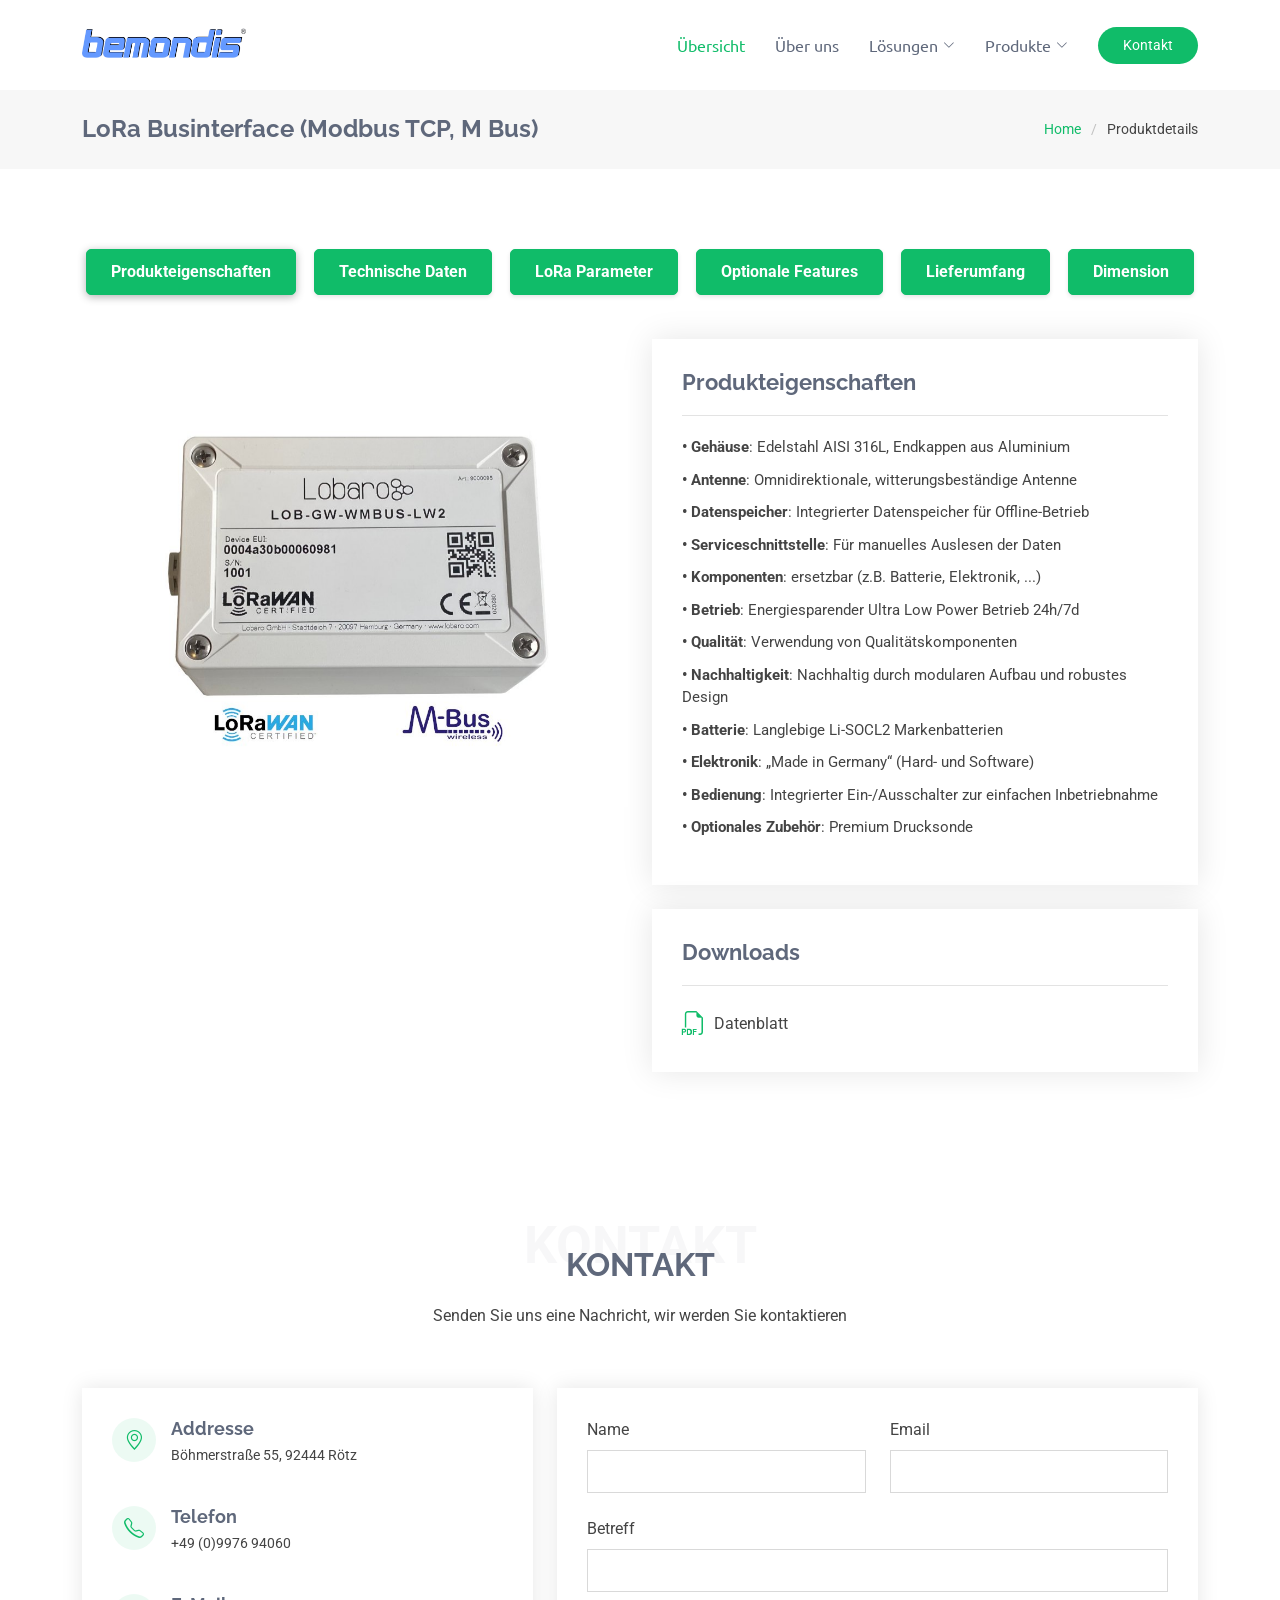
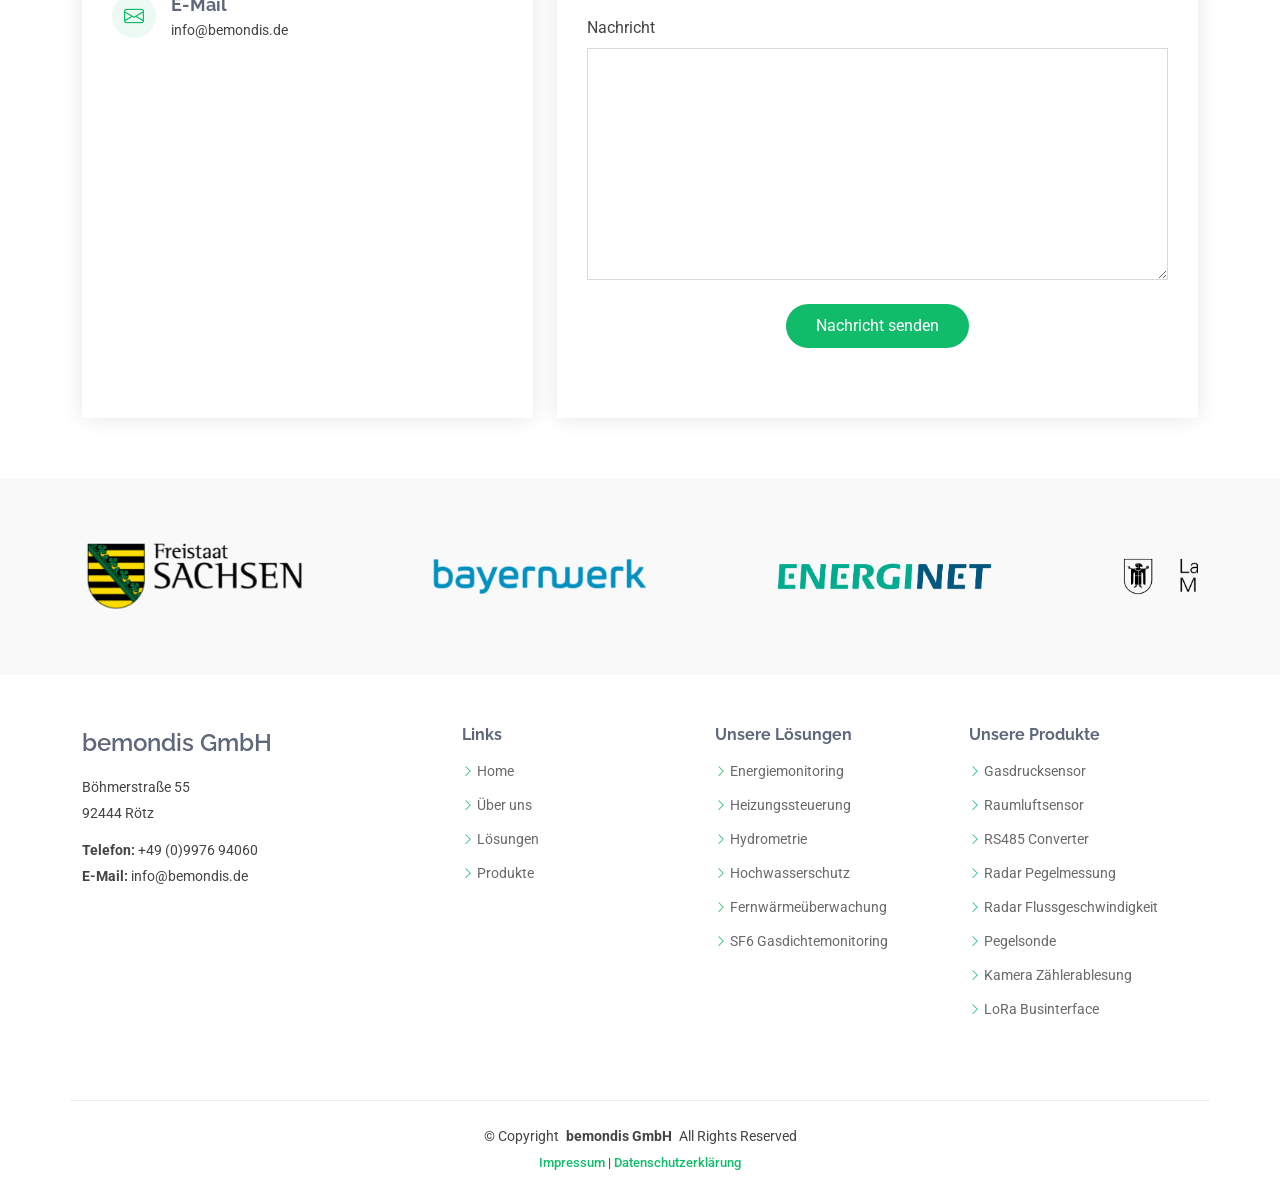
<file: product-details/businterface.html>
<!DOCTYPE html>
<html lang="de">

<head>
  <meta charset="utf-8">
  <meta content="width=device-width, initial-scale=1.0" name="viewport">
  <title>bemondis GmbH</title>
  <meta name="description" content="">
  <meta name="keywords" content="">

  <!-- Favicons -->
  <link href="../assets/img/favicon/favicon-32x32.png" rel="icon">
  <link href="../assets/img/favicon/apple-touch-icon-120x120.png" rel="apple-touch-icon">

  <!-- Fonts -->
  <link href="https://fonts.googleapis.com" rel="preconnect">
  <link href="https://fonts.gstatic.com" rel="preconnect" crossorigin>
  <link href="https://fonts.googleapis.com/css2?family=Roboto:ital,wght@0,100;0,300;0,400;0,500;0,700;0,900;1,100;1,300;1,400;1,500;1,700;1,900&family=Raleway:ital,wght@0,100;0,200;0,300;0,400;0,500;0,600;0,700;0,800;0,900;1,100;1,200;1,300;1,400;1,500;1,600;1,700;1,800;1,900&family=Ubuntu:ital,wght@0,300;0,400;0,500;0,700;1,300;1,400;1,500;1,700&display=swap" rel="stylesheet">

  <!-- Vendor CSS Files -->
  <link href="../assets/vendor/bootstrap/css/bootstrap.min.css" rel="stylesheet">
  <link href="../assets/vendor/bootstrap-icons/bootstrap-icons.css" rel="stylesheet">
  <link href="../assets/vendor/aos/aos.css" rel="stylesheet">
  <link href="../assets/vendor/glightbox/css/glightbox.min.css" rel="stylesheet">
  <link href="../assets/vendor/swiper/swiper-bundle.min.css" rel="stylesheet">

  <!-- Main CSS File -->
  <link href="../assets/css/main.css" rel="stylesheet">

  <!-- =======================================================
  * Template Name: eNno
  * Template URL: https://bootstrapmade.com/enno-free-simple-bootstrap-template/
  * Updated: Aug 07 2024 with Bootstrap v5.3.3
  * Author: BootstrapMade.com
  * License: https://bootstrapmade.com/license/
  ======================================================== -->
</head>

<body class="index-page">

  <header id="header" class="header d-flex align-items-center sticky-top">
    <div class="container-fluid container-xl position-relative d-flex align-items-center">

      <a href="../index.html" class="logo d-flex align-items-center me-auto">
        <!-- Firmenlogo integrieren -->
        <img src="../assets/img/firmenlogo.png" alt="Firmenlogo" class="logo-img">
      </a>

      <nav id="navmenu" class="navmenu">
        <ul>
            <li><a href="../index.html#hero" class="active">Übersicht</a></li>
            <li><a href="../index.html#about">Über uns</a></li>
            <li class="dropdown">
                <a href="#solutions"><span>Lösungen</span> <i class="bi bi-chevron-down toggle-dropdown"></i></a>
                <ul>
                    <li><a href="../service-details.html#energiemonitoring">Energiemonitoring</a></li>
                    <li><a href="../service-details.html#heizungssteuerung">Heizungssteuerung</a></li>
                    <li><a href="../service-details.html#hydrometrie">Hydrometrie</a></li>
                    <li><a href="../service-details.html#hochwasserschutz">Hochwasserschutz</a></li>
                    <li><a href="../service-details.html#fernwaermeueberwachung">Fernwärmeüberwachung</a></li>
                    <li><a href="../service-details.html#sf6-gasdichtemonitoring">SF6-Gasdichtemonitoring</a></li>
                </ul>
            </li>
            <li class="dropdown">
                <a href="../index.html#portfolio"><span>Produkte</span> <i class="bi bi-chevron-down toggle-dropdown"></i></a>
                <ul>
                  <li><a href="../product-details/gasdrucksensor.html">Gasdrucksensor</a></li>
                  <li><a href="../product-details/raumluftsensor.html">Raumluftsensor</a></li>
                  <li><a href="../product-details/rs485.html">RS485 Converter</a></li>
                  <li><a href="../product-details/pegelmessung.html">Radar Pegelmessung/Abstandsmessung</a></li>
                  <li><a href="../product-details/flussgeschwindkeit.html">Radar Flussgeschwindigkeit</a></li>
                  <li><a href="../product-details/wasserstand.html">Pegelsonde für Tiefbrunnen</a></li>
                  <li><a href="../product-details/zählerablesung.html">Kamera Zählerablesung</a></li>
                  <li><a href="../product-details/businterface.html">LoRa Businterface</a></li>
                </ul>
            </li>
        </ul>
        <i class="mobile-nav-toggle d-xl-none bi bi-list"></i>
    </nav>

      <!-- "Get Started" Button, der auf den Contact-Abschnitt verweist -->
      <a class="btn-getstarted" href="../index.html#contact">Kontakt</a>

    </div>
  </header>

  <main class="main">

    <!-- Page Title -->
    <div class="page-title">
      <div class="container d-lg-flex justify-content-between align-items-center">
        <h1 class="mb-2 mb-lg-0">LoRa Businterface (Modbus TCP, M Bus)</h1>
        <nav class="breadcrumbs">
          <ol>
            <li><a href="../index.html">Home</a></li>
            <li class="current">Produktdetails</li>
          </ol>
        </nav>
      </div>
    </div><!-- End Page Title -->

    <section id="portfolio-details" class="portfolio-details section">
      <div class="container" data-aos="fade-up" data-aos-delay="100">
        <!-- Buttons über gesamte Breite -->
        <div class="row mb-4">
          <div class="col-12">
            <div class="table-navigation d-flex justify-content-between">
              <button class="btn btn-outline-primary flex-fill mx-1 active" data-target="produkteigenschaften">Produkteigenschaften</button>
              <button class="btn btn-outline-primary flex-fill mx-1" data-target="technische-daten">Technische Daten</button>
              <button class="btn btn-outline-primary flex-fill mx-1" data-target="lora-parameter">LoRa Parameter</button>
              <button class="btn btn-outline-primary flex-fill mx-1" data-target="optionale-features">Optionale Features</button>
              <button class="btn btn-outline-primary flex-fill mx-1" data-target="lieferumfang">Lieferumfang</button>
              <button class="btn btn-outline-primary flex-fill mx-1" data-target="dimension">Dimension</button>
            </div>
          </div>
        </div>
    
        <!-- Bild und Text im 50/50-Layout -->
        <div class="row gy-4">
          <!-- Linker Bereich: Bilderslider (50 %) -->
          <div class="col-lg-6">
            <div class="portfolio-details-slider swiper init-swiper">
              <script type="application/json" class="swiper-config">
                {
                  "loop": true,
                  "speed": 600,
                  "autoplay": {
                    "delay": 5000
                  },
                  "slidesPerView": "auto",
                  "pagination": {
                    "el": ".swiper-pagination",
                    "type": "bullets",
                    "clickable": true
                  }
                }
              </script>
              <div class="swiper-wrapper align-items-center">
                <div class="swiper-slide">
                  <img src="../assets/img/gateway.jpg" alt="">
                </div>
                <div class="swiper-slide">
                  <img src="../assets/img/gateway.jpg" alt="">
                </div>
                <div class="swiper-slide">
                  <img src="../assets/img/gateway.jpg" alt="">
                </div>
              </div>
              <div class="swiper-pagination"></div>
            </div>
          </div>
    
          <!-- Rechter Bereich: Produktdaten und Downloads (50 %) -->
          <div class="col-lg-6">
            <!-- Produkteigenschaften (Standardmäßig sichtbar) -->
            <div id="produkteigenschaften" class="portfolio-info mb-4" data-aos="fade-up" data-aos-delay="200">
              <h3>Produkteigenschaften</h3>
              <ul>
                <li><strong>• Gehäuse</strong>: Edelstahl AISI 316L, Endkappen aus Aluminium</li>
                <li><strong>• Antenne</strong>: Omnidirektionale, witterungsbeständige Antenne</li>
                <li><strong>• Datenspeicher</strong>: Integrierter Datenspeicher für Offline-Betrieb</li>
                <li><strong>• Serviceschnittstelle</strong>: Für manuelles Auslesen der Daten</li>
                <li><strong>• Komponenten</strong>: ersetzbar (z.B. Batterie, Elektronik, ...)</li>
                <li><strong>• Betrieb</strong>: Energiesparender Ultra Low Power Betrieb 24h/7d</li>
                <li><strong>• Qualität</strong>: Verwendung von Qualitätskomponenten</li>
                <li><strong>• Nachhaltigkeit</strong>: Nachhaltig durch modularen Aufbau und robustes Design</li>
                <li><strong>• Batterie</strong>: Langlebige Li-SOCL2 Markenbatterien</li>
                <li><strong>• Elektronik</strong>: „Made in Germany“ (Hard- und Software)</li>
                <li><strong>• Bedienung</strong>: Integrierter Ein-/Ausschalter zur einfachen Inbetriebnahme</li>
                <li><strong>• Optionales Zubehör</strong>: Premium Drucksonde</li>
              </ul>
            </div>
    
            <!-- Technische Daten (Standardmäßig ausgeblendet) -->
            <div id="technische-daten" class="portfolio-info mb-4" data-aos="fade-up" data-aos-delay="200" style="display: none;">
              <h3>Technische Daten</h3>
              <ul>
                <li><strong>• Übertragung</strong>: Wasserstand/-druck und Temperatur</li>
                <li><strong>• Datenlogging</strong>: Luftfeuchte, Luftdruck, Umgebungstemperatur</li>
                <li><strong>• Spannungsversorgung</strong>: Erfasst Zustand der Spannungsversorgung</li>
                <li><strong>• Genauigkeit Luftdruck </strong>: ± 1.7 hPa max.</li>
                <li><strong>• Genauigkeit Luftfeuchte</strong>: ±3 % RH</li>
                <li><strong>• Genauigkeit Temperatur</strong>: ± 1.25°C max.</li>
                <li><strong>• Umgebungstemperatur</strong>: -20...60°C</li>
                <li><strong>• Batterielaufzeit</strong>: > 5 Jahre @ 4 Samples pro Std.</li>
              </ul>
            </div>  
    
            <!-- LoRa Parameter (Standardmäßig ausgeblendet) -->
            <div id="lora-parameter" class="portfolio-info mb-4" data-aos="fade-up" data-aos-delay="200" style="display: none;">
              <h3>LoRa Parameter</h3>
              <ul>
                <li><strong>• Frequenz</strong>: 868 MHz</li>
                <li><strong>• Reichweite</strong>: Bis zu 15 km</li>
                <li><strong>• Stromverbrauch</strong>: 50 mA im Betrieb</li>
                <li><strong>• Protokoll</strong>: Class A, OTAA, FUOTA</li>
                <li><strong>• Antenne</strong>: LoRa 868MHz EU, externe Antenne</li>
                <li><strong>• Datenrate</strong>: Adaptiv oder statisch konfigurierbar</li>
                <li><strong>• Mikrocontroller</strong>: Moderner, energiesparender Mikrocontroller</li>
                <li><strong>• Sicherheit</strong>: Secure Key Management Hardware</li>
                <li><strong>• LoRa Version</strong>: 1.0.4</li>
              </ul>
            </div>
    
            <!-- Optionale Features (Standardmäßig ausgeblendet) -->
            <div id="optionale-features" class="portfolio-info mb-4" data-aos="fade-up" data-aos-delay="200" style="display: none;">
              <h3>Optionale Features</h3>
              <ul>
                <li><strong>•</strong> Anpassungen für Sonden mit anderem Datenausgang</li>
                <li><strong>•</strong> Individuelle Pegelrohradapter und Kabelabhängungen</li>
                <li><strong>•</strong> Kundenspezifische Firmware</li>
                <li><strong>•</strong> Anpassungen für weitere Anwendungen und Medien</li>
                <li><strong>•</strong> Kundenspezifisches Antennendesign</li>
                <li><strong>•</strong> LoRa class B Implementierung</li>
                <li><strong>•</strong> Support bei Planung, Installation, Integration, Service</li>
              </ul>
            </div>
    
            <!-- Lieferumfang (Standardmäßig ausgeblendet) -->
              <div id="lieferumfang" class="portfolio-info mb-4" data-aos="fade-up" data-aos-delay="200" style="display: none;">
                <h3>Lieferumfang</h3>
                <ul>
                  <li><strong>• System</strong>: LoRa Pegelmesssystem PMS-100 mit Antenne</li>
                  <li><strong>• Spannungsversorgung</strong>: Spannungsversorgung durch integrierte Batterien</li>
                  <li><strong>• Dokumentation</strong>: Betriebsanleitung</li>
                  <li><strong>• Software</strong>: JavaScript Payload Formatter</li>
                  <li><strong>• Integration</strong>: Integration Guide</li>
                </ul>
              </div>
              
    
            <!-- Dimension (Standardmäßig ausgeblendet) -->
            <div id="dimension" class="portfolio-info mb-4" data-aos="fade-up" data-aos-delay="200" style="display: none;">
              <h3>Dimension</h3>
              <ul>
                <li><strong>• Abmessungen (LxD)</strong>: 339x40 [mm]</li>
                <li><strong>• Gewicht</strong>: 0,45 [kg]</li>
              </ul>
            </div>

            <!-- Downloads (Eigene Tabelle, immer sichtbar) -->
            <div id="downloads" class="portfolio-info mb-4" data-aos="fade-up" data-aos-delay="200">
              <h3>Downloads</h3>
              <div class="download-catalog">
                <a href="../assets/downloads/PMS100_Datenblatt.pdf" download><i class="bi bi-filetype-pdf"></i><span>Datenblatt</span></a>
              </div>
            </div>
          </div>
        </div>
      </div>
    </section><!-- /Portfolio Details Section -->

   <!-- Contact Section -->
 <section id="contact" class="contact section">

  <!-- Section Title -->
  <div class="container section-title" data-aos="fade-up">
    <span>Kontakt</span>
    <h2>Kontakt</h2>
    <p>Senden Sie uns eine Nachricht, wir werden Sie kontaktieren</p>
  </div><!-- End Section Title -->

  <div class="container" data-aos="fade-up" data-aos-delay="100">

    <div class="row gy-4">

      <div class="col-lg-5">

        <div class="info-wrap">
          <div class="info-item d-flex" data-aos="fade-up" data-aos-delay="200">
            <i class="bi bi-geo-alt flex-shrink-0"></i>
            <div>
              <h3>Addresse</h3>
              <p>Böhmerstraße 55, 92444 Rötz</p>
            </div>
          </div><!-- End Info Item -->

          <div class="info-item d-flex" data-aos="fade-up" data-aos-delay="300">
            <i class="bi bi-telephone flex-shrink-0"></i>
            <div>
              <h3>Telefon</h3>
              <p>+49 (0)9976 94060</p>
            </div>
          </div><!-- End Info Item -->

          <div class="info-item d-flex" data-aos="fade-up" data-aos-delay="400">
            <i class="bi bi-envelope flex-shrink-0"></i>
            <div>
              <h3>E-Mail </h3>
              <p>info@bemondis.de</p>
            </div>
          </div><!-- End Info Item -->

          <iframe src="https://www.google.com/maps/embed?pb=!1m18!1m12!1m3!1d1046.9969224194472!2d12.537588704092263!3d49.34269219789711!2m3!1f0!2f0!3f0!3m2!1i1024!2i768!4f13.1!3m3!1m2!1s0x47a001da336f29ff%3A0xe00f912402b85f9!2sbemondis%20GmbH!5e1!3m2!1sde!2sde!4v1742546415944!5m2!1sde!2sde" width="470" height="300" style="border:0;" allowfullscreen="" loading="lazy" referrerpolicy="no-referrer-when-downgrade"></iframe>
        </div>
      </div>

      <div class="col-lg-7">
        <form action="forms/contact.php" method="post" class="php-email-form" data-aos="fade-up" data-aos-delay="200">
          <div class="row gy-4">

            <div class="col-md-6">
              <label for="name-field" class="pb-2">Name</label>
              <input type="text" name="name" id="name-field" class="form-control" required="">
            </div>

            <div class="col-md-6">
              <label for="email-field" class="pb-2">Email</label>
              <input type="email" class="form-control" name="email" id="email-field" required="">
            </div>

            <div class="col-md-12">
              <label for="subject-field" class="pb-2">Betreff</label>
              <input type="text" class="form-control" name="subject" id="subject-field" required="">
            </div>

            <div class="col-md-12">
              <label for="message-field" class="pb-2">Nachricht</label>
              <textarea class="form-control" name="message" rows="10" id="message-field" required=""></textarea>
            </div>

            <div class="col-md-12 text-center">
              <div class="loading">Lädt...</div>
              <div class="error-message"></div>
              <div class="sent-message">Deine Nachricht wurde gesendet. Vielen Dank!</div>

              <button type="submit">Nachricht senden</button>
            </div>

          </div>
        </form>
      </div><!-- End Contact Form -->

    </div>

  </div>

</section><!-- /Contact Section -->

</main>

   <!-- Clients Section -->
   <section id="clients" class="clients section light-background">

    <div class="container" data-aos="zoom-in">

      <div class="swiper init-swiper">
        <script type="application/json" class="swiper-config">
          {
            "loop": true,
            "speed": 600,
            "autoplay": {
              "delay": 5000
            },
            "slidesPerView": "auto",
            "pagination": {
              "el": ".swiper-pagination",
              "type": "bullets",
              "clickable": true
            },
            "breakpoints": {
              "320": {
                "slidesPerView": 2,
                "spaceBetween": 40
              },
              "480": {
                "slidesPerView": 3,
                "spaceBetween": 60
              },
              "640": {
                "slidesPerView": 4,
                "spaceBetween": 80
              },
              "992": {
                "slidesPerView": 5,
                "spaceBetween": 120
              },
              "1200": {
                "slidesPerView": 6,
                "spaceBetween": 120
              }
            }
          }
        </script>
        <div class="swiper-wrapper align-items-center">
          <div class="swiper-slide"><img src="../assets/img/Clients/bayernwerk.png" class="img-fluid" alt=""></div>
          <div class="swiper-slide"><img src="../assets/img/Clients/energienet.png" class="img-fluid" alt=""></div>
          <div class="swiper-slide"><img src="../assets/img/Clients/münchen.png" class="img-fluid" alt=""></div>
          <div class="swiper-slide"><img src="../assets/img/Clients/sachsen.png" class="img-fluid" alt=""></div>
        </div>
      </div>

    </div>
    
  </section>
  
  <!-- /Ende Clients Section -->

  <!-- /Anfang Footer -->

  <footer id="footer" class="footer">

    <div class="container footer-top">
      <div class="row gy-4">
        <div class="col-lg-4 col-md-6 footer-about">
          <a href="../index.html" class="d-flex align-items-center">
            <span class="sitename">bemondis GmbH</span>
          </a>
          <div class="footer-contact pt-3">
            <p>Böhmerstraße 55 </p>
            <p>92444 Rötz</p>
            <p class="mt-3"><strong>Telefon:</strong> <span>+49 (0)9976 94060</span></p>
            <p><strong>E-Mail:</strong> <span>info@bemondis.de</span></p>
          </div>
        </div>

        <div class="col-lg-2 col-md-3 footer-links">
          <h4>Links</h4>
          <ul>
            <li><i class="bi bi-chevron-right"></i> <a href="../index.html#">Home</a></li>
            <li><i class="bi bi-chevron-right"></i> <a href="../index.html#about">Über uns</a></li>
            <li><i class="bi bi-chevron-right"></i> <a href="../index.html#solutions">Lösungen</a></li>
            <li><i class="bi bi-chevron-right"></i> <a href="../index.html#portfolio">Produkte</a></li>
          </ul>
        </div>

        <div class="col-lg-2 col-md-3 footer-links">
          <h4>Unsere Lösungen</h4>
          <ul>
            <li><i class="bi bi-chevron-right"></i> <a href="../service-details.html#energiemonitoring">Energiemonitoring</a></li>
            <li><i class="bi bi-chevron-right"></i> <a href="../service-details.html#heizungssteuerung">Heizungssteuerung</a></li>
            <li><i class="bi bi-chevron-right"></i> <a href="../service-details.html#hydrometrie">Hydrometrie</a></li>
            <li><i class="bi bi-chevron-right"></i> <a href="../service-details.html#hochwasserschutz">Hochwasserschutz</a></li>
            <li><i class="bi bi-chevron-right"></i> <a href="../service-details.html#fernwaermeueberwachung">Fernwärmeüberwachung</a></li>
            <li><i class="bi bi-chevron-right"></i> <a href="../service-details.html#sf6-gasdichtemonitoring">SF6 Gasdichtemonitoring</a></li>
          </ul>
        </div>

       <div class="col-lg-2 col-md-3 footer-links">
         <h4>Unsere Produkte</h4>
         <ul>
           <li><i class="bi bi-chevron-right"></i> <a href="../product-details/gasdrucksensor.html">Gasdrucksensor</a></li>
           <li><i class="bi bi-chevron-right"></i> <a href="../product-details/raumluftsensor.html">Raumluftsensor</a></li>
           <li><i class="bi bi-chevron-right"></i> <a href="../product-details/rs485.html">RS485 Converter</a></li>
           <li><i class="bi bi-chevron-right"></i> <a href="../product-details/pegelmessung.html">Radar Pegelmessung</a></li>
           <li><i class="bi bi-chevron-right"></i> <a href="../product-details/flussgeschwindkeit.html">Radar Flussgeschwindigkeit</a></li>
           <li><i class="bi bi-chevron-right"></i> <a href="../product-details/wasserstand.html">Pegelsonde</a></li>
           <li><i class="bi bi-chevron-right"></i> <a href="../product-details/zählerablesung.html">Kamera Zählerablesung</a></li>
           <li><i class="bi bi-chevron-right"></i> <a href="../product-details/businterface.html">LoRa Businterface</a></li>
         </ul>
       </div>
     </div>
   </div>

<div class="container copyright text-center mt-4">
  <p>© <span>Copyright</span> <strong class="px-1 sitename">bemondis GmbH</strong> <span>All Rights Reserved</span></p>
  <div class="credits">
    <style>
      .credits a {
          font-family: 'Roboto', sans-serif; /* Roboto als Schriftart */
          font-size: 13px; /* Schriftgröße auf 18px erhöhen */
          font-weight: 500; /* Mittlere Schriftstärke */
          color: #10bc69; /* Farbe anpassen */
      }

      .credits a:hover {
          text-decoration: underline; /* Unterstreichung beim Hovern */
      }
  </style>
</head>
<body>
  <div class="credits">
      <a href="javascript:void(0)" onclick="openModal('impressum')">Impressum</a> | 
      <a href="javascript:void(0)" onclick="openModal('datenschutz')">Datenschutzerklärung</a>
  </div>

  <script>
      function openModal(contentType) {
          // Hier kommt deine Modal-Logik
          console.log('Öffne Modal für:', contentType);
      }
  </script>
</body>
</html>
  </div>
</div>

<!-- Modal-Fenster -->
<div id="modal" class="modal">
  <div class="modal-content">
      <span class="close" onclick="closeModal()">&times;</span>
      <div id="modal-body">
          <!-- Hier wird der Inhalt dynamisch eingefügt -->
      </div>
  </div>
</div>

<style>
  .modal {
      display: none;
      position: fixed;
      top: 0;
      left: 0;
      width: 100%;
      height: 100%;
      background-color: rgba(0, 0, 0, 0.5);
      z-index: 1000;
  }
  .modal-content {
      background-color: white;
      margin: 10% auto;
      padding: 20px;
      width: 80%;
      max-width: 1000px;
      border-radius: 5px;
      position: relative;
  }
  .close {
      position: absolute;
      top: 10px;
      right: 15px;
      font-size: 24px;
      cursor: pointer;
  }
  .close:hover {
      color: red;
  }
</style>

<script>
  function openModal(contentType) {
      const modal = document.getElementById('modal');
      const modalBody = document.getElementById('modal-body');

      if (contentType === 'impressum') {
          modalBody.innerHTML = `
              <h2>Impressum</h2
              <p>Angaben gemäß § 5 TMG:</p>
              <p>
                  <strong>bemondis GmbH</strong><br>
                  Rötzer Straße 36<br>
                  92431 Neunburg v. W.<br>
              <p>
                  Telefon: +49 09672 9242 30<br>
                  E-Mail: info@bemondis.de
              <p>
                  Geschäftsführer: Johannes Landkammer<br>
                  Eintragung im Handelsregister Regensburg<br>
                  Registernummer: HRB 5761<br>
                  UST-NR: 211/118/60316<br>
                  UST-Id-Nr., gem. §27 a Umsatzsteuergesetz: DE 13 18 36 145
              </p>
          `;
      } else if (contentType === 'datenschutz') {
          modalBody.innerHTML = `
              <h2>Datenschutzerklärung</h2>
          <p>Sofern innerhalb des Internetangebotes die Möglichkeit zur Eingabe persönlicher oder geschäftlicher Daten (Emailadressen, Namen, Anschriften) besteht, so erfolgt die Preisgabe dieser Daten seitens des Nutzers auf ausdrücklich freiwilliger Basis. Die Inanspruchnahme und Bezahlung aller angebotenen Dienste ist - soweit technisch möglich und zumutbar - auch ohne Angabe solcher Daten bzw. unter Angabe anonymisierter Daten oder eines Pseudonyms gestattet. Die Nutzung der im Rahmen des Impressums oder vergleichbarer Angaben veröffentlichten Kontaktdaten wie Postanschriften, Telefon- und Faxnummern sowie Emailadressen durch Dritte zur Übersendung von nicht ausdrücklich angeforderten Informationen ist nicht gestattet. Rechtliche Schritte gegen die Versender von sogenannten Spam-Mails bei Verstößen gegen dieses Verbot, sind ausdrücklich vorbehalten.</p>
          <p>Diese Seite nutzt aus Gründen der Sicherheit und zum Schutz der Übertragung vertraulicher Inhalte, wie zum Beispiel der Anfragen, die Sie an uns als Seitenbetreiber senden, eine SSL-Verschlüsselung. Eine verschlüsselte Verbindung erkennen Sie daran, dass in der Adresszeile des Browsers "https://" steht und ein Schloss-Symbol davor zu sehen ist. Wenn die SSL Verschlüsselung aktiviert ist, können die Daten, die Sie an uns übermitteln, in der Regel nicht von Dritten mitgelesen werden. Wir weisen darauf hin, dass die Datenübertragung im Internet (z.B. bei der Kommunikation per E-Mail) Sicherheitslücken aufweisen kann. Ein lückenloser Schutz der Daten vor dem Zugriff durch Dritte ist nicht möglich.</p>

          <h3>Erhebung und Verarbeitung von personenbezogenen Daten</h3>
          <p>Wenn Sie unsere Webseite besuchen, werden standardmäßig Log-Daten gespeichert. Log-Daten enthalten z. B. die IP-Adresse des Gerätes, mit dem Sie auf die Website oder einen Dienst zugreifen, die Art des Browsers, mit dem Sie zugreifen, die Webseite, die Sie zuvor besucht haben, Ihre Systemkonfiguration sowie Datum und Zeitangaben. Die IP-Adressen der Besucher unserer Webseite werden kurze Zeit nach Beendigung der Verbindung zu unserer Webseite anonymisiert oder gelöscht. Wir verarbeiten und nutzen diese Daten nicht.</p>

            <h3>Erfassung von Daten durch den Webhoster</h3>
          <p>Wir haben mit unserem derzeitigen Hoster eine Vereinbarung zur Auftragsverarbeitung nach Art. 28 Abs. 3 Datenschutz-Grundverordnung (DSGVO) getroffen. Aus datenschutzrechtlichen Gründen werden der Hostname bzw. die IP-Adresse des Clients, der die Website aufruft, in den Logfiles anonymisiert. Die Datenverarbeitung findet ausschließlich in Deutschland statt, d. h. unser Hoster unterliegt vollständig den in Deutschland geltenden gesetzlichen Vorschriften zum Datenschutz.</p>
          <p>Erfasst werden folgende Daten:</p>
          <ul>
          <li>Die anonyme IP-Adresse</li>
          <li>Das Element welches beim Aufruf der Seite angesprochen wurde</li>
          <li>Über welches Protokoll die Seite aufgerufen wurde</li>
          <li>Das Betriebssystem</li>
          <li>Der Browser und die Version</li>
          </ul>
          <p>Die Speicherung dieser Daten, (Anonyme IP, Betriebssystem, Browser usw.), gilt nicht als Verarbeitung der personenbezogene Daten, da die IP-Adresse des Besuchers anonymisiert wird.</p>

          <h3>Bei Nutzung unseres Kontaktformulars</h3>
          <p>Bei Fragen jeglicher Art bieten wir Ihnen die Möglichkeit, mit uns über ein auf der Website bereitgestelltes Formular Kontakt aufzunehmen. Dabei ist die Angabe einer gültigen E-Mail-Adresse erforderlich, damit wir wissen, von wem die Anfrage stammt und um diese beantworten zu können. Weitere Angaben können freiwillig getätigt werden. Die Datenverarbeitung zum Zwecke der Kontaktaufnahme mit uns erfolgt nach Art. 6 Abs. 1 S. 1 lit. a DSGVO auf Grundlage Ihrer freiwillig erteilten Einwilligung. Die für die Benutzung des Kontaktformulars von uns erhobenen personenbezogenen Daten werden nach Erledigung der von Ihnen gestellten Anfrage automatisch gelöscht. Die Dauer der Speicherung von personenbezogenen Daten bemisst sich anhand der jeweiligen gesetzlichen Aufbewahrungsfrist. Nach Ablauf der Frist werden die entsprechenden Daten routinemäßig gelöscht, sofern sie nicht mehr zur Vertragserfüllung oder Vertragsanbahnung erforderlich sind und/oder unsererseits kein berechtigtes Interesse an der Weiterspeicherung fortbesteht. Gebietet die Ausübung von Interventionsrechten die Löschung, werden die entsprechenden Daten unverzüglich gelöscht.</p>

          <h3>Cookies</h3>
          <p>Ein Cookie ist eine kleine Datei, die auf dem Computer des Benutzers gespeichert wird. Sie ermöglicht es, den Computer beim nächsten Besuch wiederzuerkennen. So setzt z.B. Ihre Einwilligung in die Verwendung von Cookies, ein Cookie, sodass Sie nicht jedes mal beim Besuch unserer Webseite erneut zustimmen müssen. Es gibt verschiedene Herangehensweisen Cookies einzuteilen. Ein zum Beispiel rein funktionales Cookie ist das has_js, es zeigt uns, ob JavaScript auf Ihrem Computer aktiviert oder deaktiviert ist. Um Cookies zu löschen oder um zu verhindern, dass Sie ohne Ihre ausdrückliche Zustimmung auf Ihrem Computer oder Mobilgerät gespeichert werden, können Sie Ihre Browsereinstellungen ändern. Die meisten Browser sind standardmäßig so eingestellt, dass sie Cookies akzeptieren. Nutzen Sie also Ihren Browser zur Entscheidung über Ihren Umgang mit Cookies. Im "Hilfe"-Bereich Ihres Browsers finden Sie nähere Informationen zu Ihren Cookie-Einstellungen. Es kann sein, dass Sie unsere Webseite nur eingeschränkt nutzen können, wenn Sie die Verwendung von Cookies ausschließen. Nutzen Sie die Webseite weiter und nehmen keine Auswahl bestimmter Cookies von uns oder von unseren Partnern vor, sehen wir darin Ihre Einwilligung. Weitere Tipps: Blockieren Sie Cookies von Drittanbietern. Cookies von Drittanbietern sind normalerweise nicht erforderlich, um die von Ihnen gewünschten Internetangebote zu nutzen. Wenn Sie weniger Spuren im Internet hinterlassen möchten, sollten Sie diese Cookies generell ablehnen. Verhindern Sie die Installation der geläufigsten Tracking-Tools. Es gibt eine Vielzahl von Erweiterungen, mit denen sich Tracking-Tools blockieren lassen.</p>

          <h3>Rechtlicher Hinweis</h3>
          <p>Die bemondis GmbH behält sich alle Rechte vor. Verlinkungen auf den Inhalt dieser Seiten sind nur gestattet, wenn diese vollständig, ohne Werbeframes der linkenden Seite dargestellt werden. Verstöße gegen das Copyright werden durch bemondis gerichtlich verfolgt. Jede unauthorisierte Nutzung der Marke bemondis oder von bemondis geschützter Warenzeichen, insbesondere die Vermarktung von Piraterieprodukten oder die Bewerbung solcher Produkte in Verbindung mit der Marke bemondis wird gerichtlich verfolgt. Vistrolux ist eine eingetragene Marke von bemondis GmbH. Die rechtlichen Hinweise auf dieser Webseite sowie alle Fragen und Streitigkeiten im Zusammenhang mit dieser Webseite unterliegen dem Recht der Bundesrepublik Deutschland. Wir weisen darauf hin, dass die Datenübertragung über das Internet derzeit im Wesentlichen ungesichert erfolgt, d.h. es ist keine sichere Übertragung gewährleistet. Es ist nicht ausgeschlossen, dass übermittelte Daten von Unbefugten zur Kenntnis genommen und eventuell sogar verfälscht werden.</p>

          <h3>Haftungsausschluss</h3>
          <h4>Inhalt der Website</h4>
          <p>Der Autor übernimmt keinerlei Gewähr für die Aktualität, Korrektheit, Vollständigkeit oder Qualität der bereitgestellten Informationen. Haftungsansprüche gegen den Autor, welche sich auf Schäden materieller oder ideeller Art beziehen, die durch die Nutzung oder Nichtnutzung der dargebotenen Informationen bzw. durch die Nutzung fehlerhafter und unvollständiger Informationen verursacht wurden, sind grundsätzlich ausgeschlossen, sofern seitens des Autors kein nachweislich vorsätzliches oder grob fahrlässiges Verschulden vorliegt. Alle Angebote sind freibleibend und unverbindlich. Der Autor behält es sich ausdrücklich vor, Teile der Seiten oder das gesamte Angebot ohne gesonderte Ankündigung zu verändern, zu ergänzen, zu löschen oder die Veröffentlichung zeitweise oder endgültig einzustellen.</p>

          <h4>Verweise und Links</h4>
          <p>Bei direkten oder indirekten Verweisen auf fremde Webseiten ("Hyperlinks"), die außerhalb des Verantwortungsbereiches des Autors liegen, würde eine Haftungsverpflichtung ausschließlich in dem Fall in Kraft treten, in dem der Autor von den Inhalten Kenntnis hat und es ihm technisch möglich und zumutbar wäre, die Nutzung im Falle rechtswidriger Inhalte zu verhindern. Der Autor erklärt hiermit ausdrücklich, dass zum Zeitpunkt der Linksetzung keine illegalen Inhalte auf den zu verlinkenden Seiten erkennbar waren. Auf die aktuelle und zukünftige Gestaltung, die Inhalte oder die Urheberschaft der verlinkten/verknüpften Seiten hat der Autor keinerlei Einfluss. Deshalb distanziert er sich hiermit ausdrücklich von allen Inhalten aller verlinkten /verknüpften Seiten, die nach der Linksetzung verändert wurden. Diese Feststellung gilt für alle innerhalb des eigenen Internetangebotes gesetzten Links und Verweise sowie für Fremdeinträge in vom Autor eingerichteten Gästebüchern, Diskussionsforen, Linkverzeichnissen, Mailinglisten und in allen anderen Formen von Datenbanken, auf deren Inhalt externe Schreibzugriffe möglich sind. Für illegale, fehlerhafte oder unvollständige Inhalte und insbesondere für Schäden, die aus der Nutzung oder Nichtnutzung solcherart dargebotener Informationen entstehen, haftet allein der Anbieter der Seite, auf welche verwiesen wurde, nicht derjenige, der über Links auf die jeweilige Veröffentlichung lediglich verweist.</p>

          <h3>Betroffenenrecht</h3>
          <p>Sie haben das Recht:</p>
          <ul>
          <li>gemäß Art. 15 DSGVO Auskunft über Ihre von uns verarbeiteten personenbezogenen Daten zu verlangen. Insbesondere können Sie Auskunft über die Verarbeitungszwecke, die Kategorie der personenbezogenen Daten, die Kategorien von Empfängern, gegenüber denen Ihre Daten offen gelegt wurden oder werden, die geplante Speicherdauer, das Bestehen eines Rechts auf Berichtigung, Löschung, Einschränkung der Verarbeitung oder Widerspruch, das Bestehen eines Beschwerderechts, die Herkunft ihrer Daten, sofern diese nicht bei uns erhoben wurden, sowie über das Bestehen einer automatisierten Entscheidungsfindung einschließlich Profiling und ggf. aussagekräftigen Informationen zu deren Einzelheiten verlangen;</li>
          <li>gemäß Art. 16 DSGVO unverzüglich die Berichtigung unrichtiger oder Vervollständigung Ihrer bei uns gespeicherten personenbezogenen Daten zu verlangen;</li>
          <li>gemäß Art. 17 DSGVO die Löschung Ihrer bei uns gespeicherten personenbezogenen Daten zu verlangen, soweit nicht die Verarbeitung zur Ausübung des Rechts auf freie Meinungsäußerung und Information, zur Erfüllung einer rechtlichen Verpflichtung, aus Gründen des öffentlichen Interesses oder zur Geltendmachung, Ausübung oder Verteidigung von Rechtsansprüchen erforderlich ist;</li>
          <li>gemäß Art. 18 DSGVO die Einschränkung der Verarbeitung Ihrer personenbezogenen Daten zu verlangen, soweit die Richtigkeit der Daten von Ihnen bestritten wird, die Verarbeitung unrechtmäßig ist, Sie aber deren Löschung ablehnen und wir die Daten nicht mehr benötigen, Sie jedoch diese zur Geltendmachung, Ausübung oder Verteidigung von Rechtsansprüchen benötigen oder Sie gemäß Art. 21 DSGVO Widerspruch gegen die Verarbeitung eingelegt haben;</li>
          <li>gemäß Art. 20 DSGVO Ihre personenbezogenen Daten, die Sie uns bereitgestellt haben, in einem strukturierten, gängigen und maschinenlesebaren Format zu erhalten oder die Übermittlung an einen anderen Verantwortlichen zu verlangen und</li>
          <li>gemäß Art. 7 Abs. 3 DSGVO Ihre einmal erteilte Einwilligung jederzeit gegenüber uns zu widerrufen. Dies hat zur Folge, dass wir die Datenverarbeitung, die auf dieser Einwilligung beruhte, für die Zukunft nicht mehr fortführen dürfen.</li>
          <li>gemäß Art. 51 der DSGVO haben Sie das Recht sich jederzeit an eine Aufsichtsbehörde in dem Mitgliedstaat Ihres Aufenthaltsortes oder Arbeitsplatzes oder des mutmaßlichen Verstoßes zu wenden, wenn Sie der Ansicht sind, dass die Verarbeitung der Sie betreffenden personenbezogenen Daten gegen die EU-Datenschutzgrundverordnung verstößt.</li>
          </ul>

          <h3>Widerspruchsrecht</h3>
          <p>Sofern Ihre personenbezogenen Daten auf Grundlage von berechtigten Interessen gemäß Art. 6 Abs. 1 S. 1 lit. f DSGVO verarbeitet werden, haben Sie das Recht, gemäß Art. 21 DSGVO Widerspruch gegen die Verarbeitung Ihrer personenbezogenen Daten einzulegen, soweit dafür Gründe vorliegen, die sich aus Ihrer besonderen Situation ergeben oder sich der Widerspruch gegen Direktwerbung richtet. Im letzteren Fall haben Sie ein generelles Widerspruchsrecht, das ohne Angabe einer besonderen Situation von uns umgesetzt wird. Möchten Sie von Ihrem Widerrufs- oder Widerspruchsrecht Gebrauch machen, schreiben Sie uns über diesen Link an.</p>

          <h3>Urheber- und Kennzeichenrecht</h3>
          <p>Der Autor ist bestrebt, in allen Publikationen die Urheberrechte der verwendeten Grafiken, Tondokumente, Videosequenzen und Texte zu beachten, von ihm selbst erstellte Grafiken, Tondokumente, Videosequenzen und Texte zu nutzen oder auf lizenzfreie Grafiken, Tondokumente, Videosequenzen und Texte zurückzugreifen. Die Inhalte unterliegen dem deutschen Urheberrecht. Alle innerhalb des Internetangebotes genannten und ggf. durch Dritte geschützten Marken- und Warenzeichen unterliegen uneingeschränkt den Bestimmungen des jeweils gültigen Kennzeichenrechts und den Besitzrechten der jeweiligen eingetragenen Eigentümer. Allein aufgrund der bloßen Nennung ist nicht der Schluss zu ziehen, dass Markenzeichen nicht durch Rechte Dritter geschützt sind! Das Copyright für veröffentlichte, vom Autor selbst erstellte Objekte bleibt allein beim Autor der Seiten. Eine Vervielfältigung oder Verwendung solcher Grafiken, Tondokumente, Videosequenzen und Texte in anderen elektronischen oder gedruckten Publikationen ist ohne ausdrückliche Zustimmung des Autors nicht gestattet. Sollten Sie trotzdem auf eine Urheberrechtsverletzung aufmerksam werden, bitten wir um einen entsprechenden Hinweis. Bei Bekanntwerden von Rechtsverletzungen werden wir derartige Inhalte umgehend entfernen.</p>

          <h3>Rechtswirksamkeit dieses Haftungsausschlusses</h3>
          <p>Dieser Haftungsausschluss ist als Teil des Internetangebotes zu betrachten, von dem aus auf diese Seite verwiesen wurde. Sofern Teile oder einzelne Formulierungen dieses Textes der geltenden Rechtslage nicht, nicht mehr oder nicht vollständig entsprechen sollten, bleiben die übrigen Teile des Dokumentes in ihrem Inhalt und ihrer Gültigkeit davon unberührt.</p>

          <h3>Änderung unserer Datenschutzbestimmungen</h3>
          <p>Wir behalten uns vor, diese Datenschutzerklärung anzupassen, damit sie den rechtlichen Anforderungen entspricht oder um Änderungen unserer Leistungen in der Datenschutzerklärung umzusetzen. Für Ihren erneuten Besuch gilt dann die neue Datenschutzerklärung.</p>
          `;
      }

      modal.style.display = 'block';
  }

  function closeModal() {
      const modal = document.getElementById('modal');
      modal.style.display = 'none';
  }

  window.onclick = function(event) {
      const modal = document.getElementById('modal');
      if (event.target === modal) {
          modal.style.display = 'none';
      }
  };
</script>
</div>

</footer>

<!-- /Ende Footer -->

<!-- Scroll Top -->
<a href="#" id="scroll-top" class="scroll-top d-flex align-items-center justify-content-center"><i class="bi bi-arrow-up-short"></i></a>

<!-- Preloader -->
<div id="preloader"></div>

<!-- Vendor JS Files -->
<script src="../assets/vendor/bootstrap/js/bootstrap.bundle.min.js"></script>
<script src="../assets/vendor/php-email-form/validate.js"></script>
<script src="../assets/vendor/aos/aos.js"></script>
<script src="../assets/vendor/glightbox/js/glightbox.min.js"></script>
<script src="../assets/vendor/purecounter/purecounter_vanilla.js"></script>
<script src="../assets/vendor/imagesloaded/imagesloaded.pkgd.min.js"></script>
<script src="../assets/vendor/isotope-layout/isotope.pkgd.min.js"></script>
<script src="../assets/vendor/swiper/swiper-bundle.min.js"></script>

<!-- Main JS File -->
<script src="../assets/js/main.js"></script>

</body>

</html>
</file>
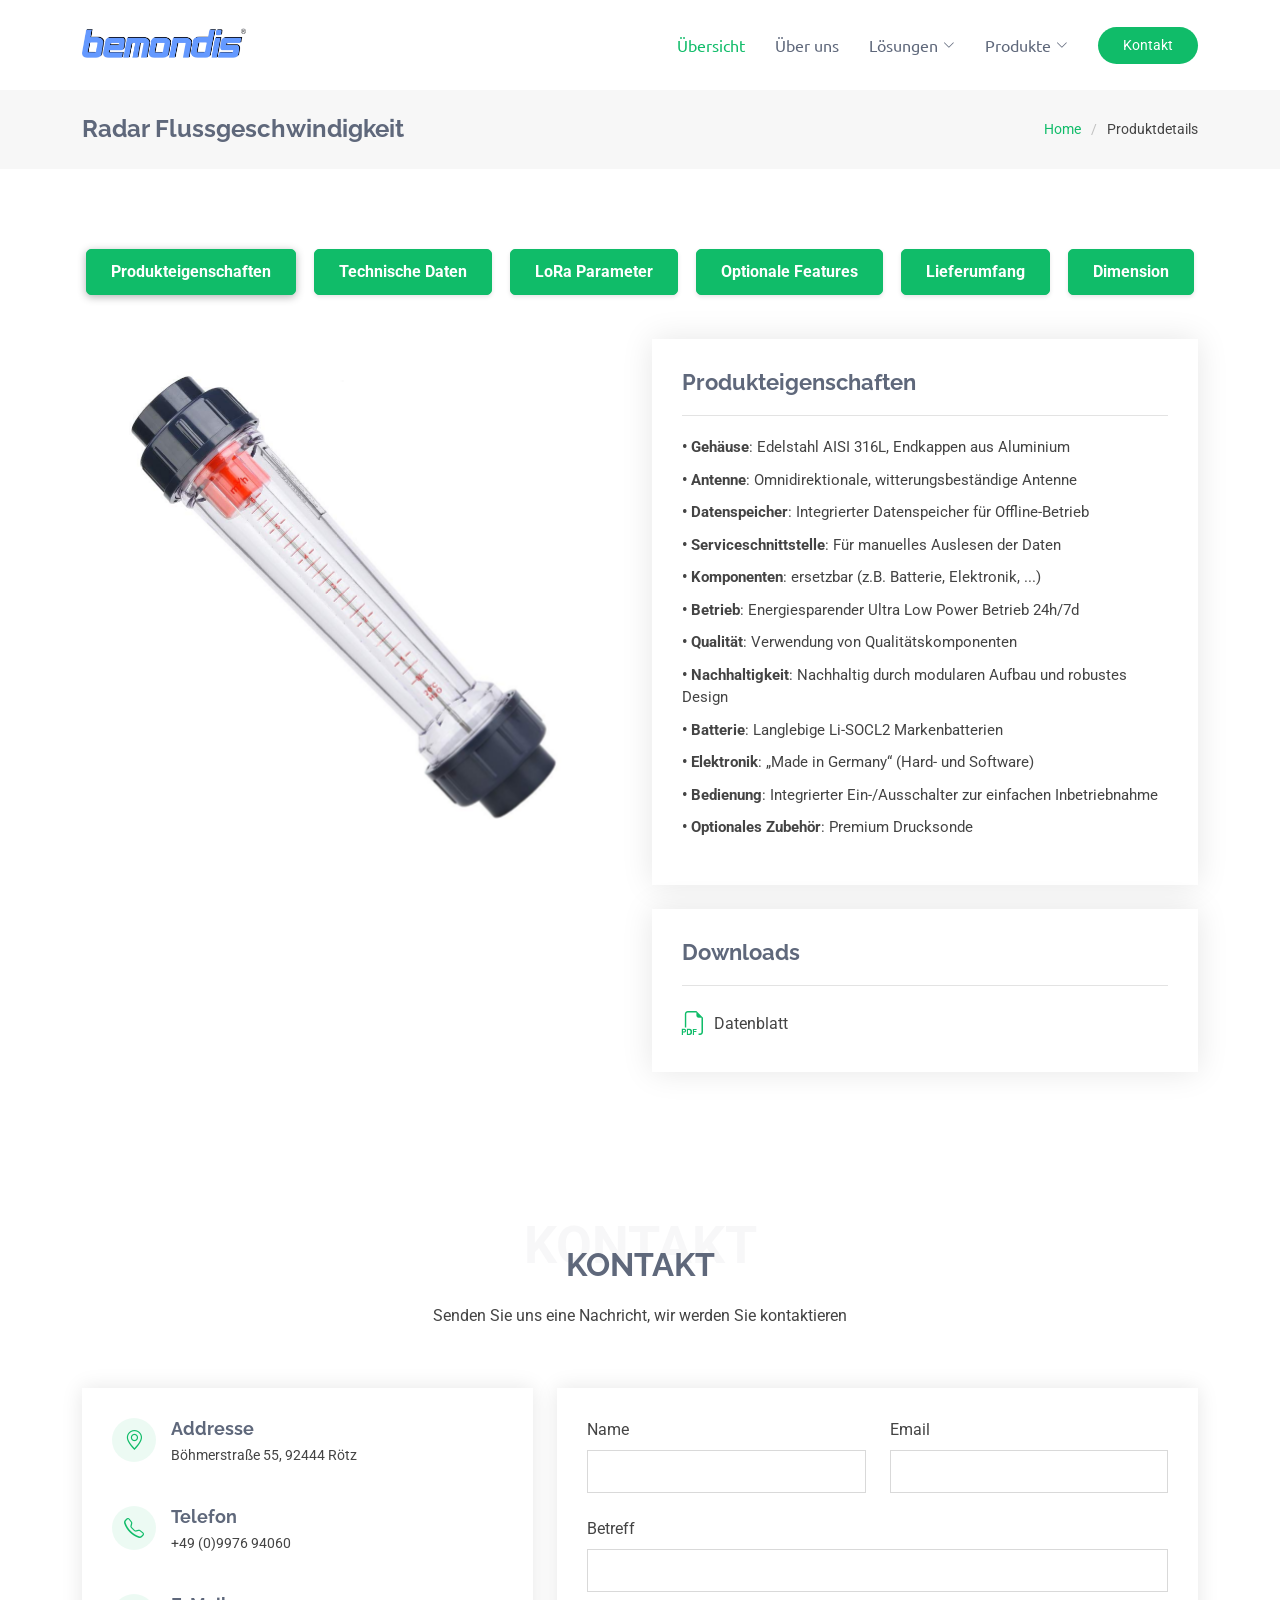
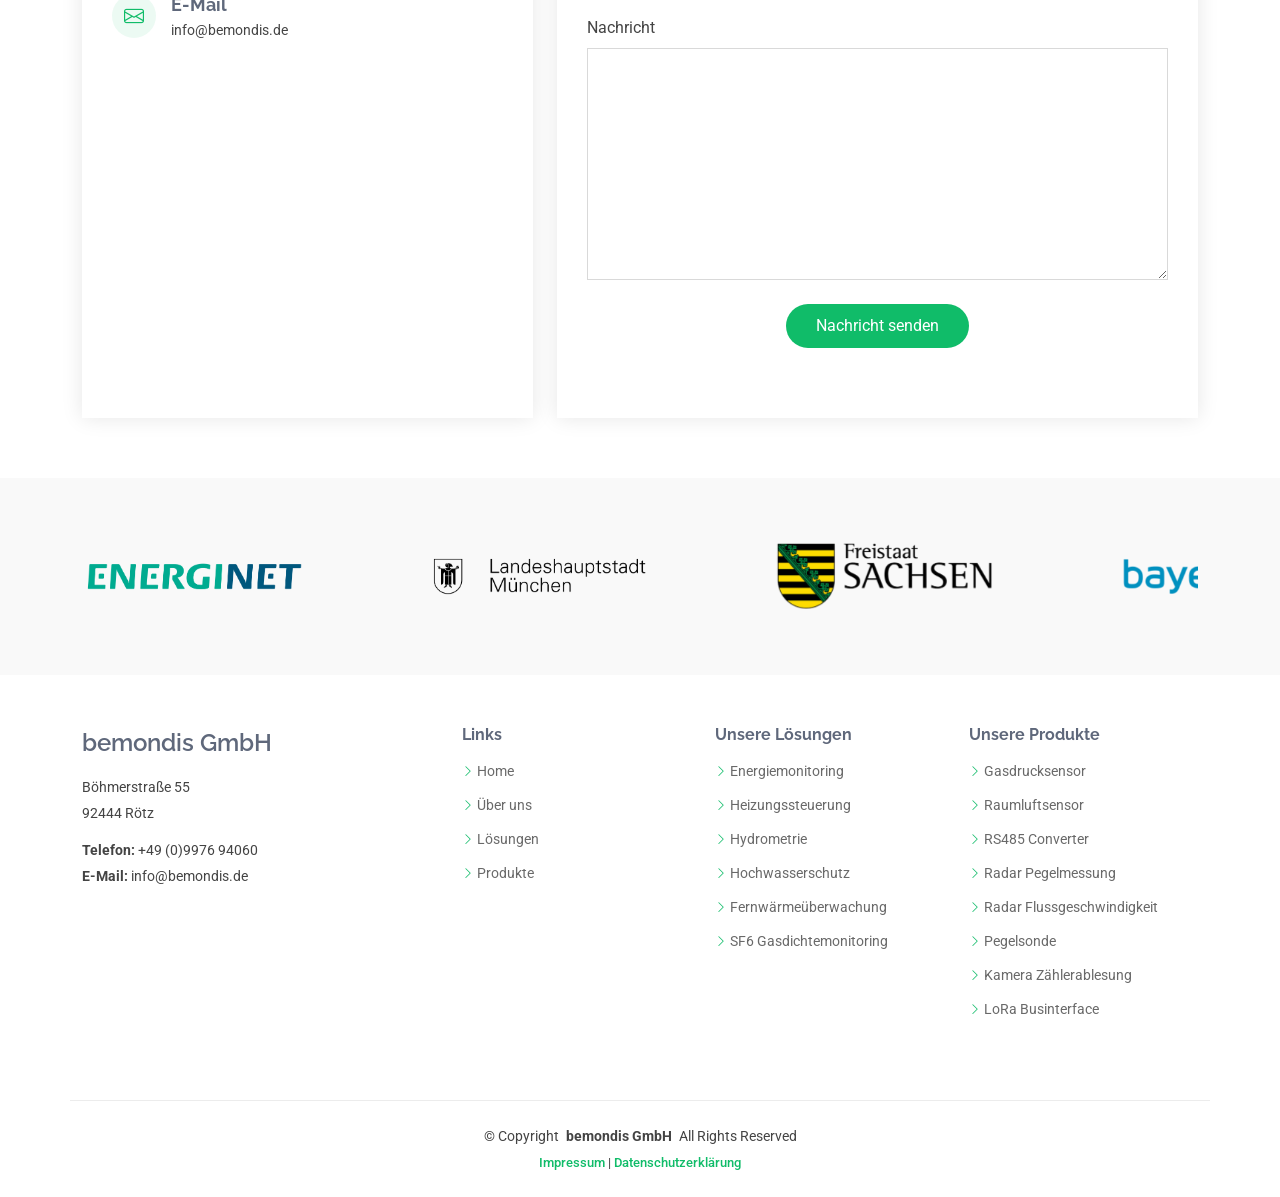
<file: product-details/flussgeschwindkeit.html>
<!DOCTYPE html>
<html lang="de">

<head>
  <meta charset="utf-8">
  <meta content="width=device-width, initial-scale=1.0" name="viewport">
  <title>bemondis GmbH</title>
  <meta name="description" content="">
  <meta name="keywords" content="">

  <!-- Favicons -->
  <link href="../assets/img/favicon/favicon-32x32.png" rel="icon">
  <link href="../assets/img/favicon/apple-touch-icon-120x120.png" rel="apple-touch-icon">

  <!-- Fonts -->
  <link href="https://fonts.googleapis.com" rel="preconnect">
  <link href="https://fonts.gstatic.com" rel="preconnect" crossorigin>
  <link href="https://fonts.googleapis.com/css2?family=Roboto:ital,wght@0,100;0,300;0,400;0,500;0,700;0,900;1,100;1,300;1,400;1,500;1,700;1,900&family=Raleway:ital,wght@0,100;0,200;0,300;0,400;0,500;0,600;0,700;0,800;0,900;1,100;1,200;1,300;1,400;1,500;1,600;1,700;1,800;1,900&family=Ubuntu:ital,wght@0,300;0,400;0,500;0,700;1,300;1,400;1,500;1,700&display=swap" rel="stylesheet">

  <!-- Vendor CSS Files -->
  <link href="../assets/vendor/bootstrap/css/bootstrap.min.css" rel="stylesheet">
  <link href="../assets/vendor/bootstrap-icons/bootstrap-icons.css" rel="stylesheet">
  <link href="../assets/vendor/aos/aos.css" rel="stylesheet">
  <link href="../assets/vendor/glightbox/css/glightbox.min.css" rel="stylesheet">
  <link href="../assets/vendor/swiper/swiper-bundle.min.css" rel="stylesheet">

  <!-- Main CSS File -->
  <link href="../assets/css/main.css" rel="stylesheet">

  <!-- =======================================================
  * Template Name: eNno
  * Template URL: https://bootstrapmade.com/enno-free-simple-bootstrap-template/
  * Updated: Aug 07 2024 with Bootstrap v5.3.3
  * Author: BootstrapMade.com
  * License: https://bootstrapmade.com/license/
  ======================================================== -->
</head>

<body class="index-page">

  <header id="header" class="header d-flex align-items-center sticky-top">
    <div class="container-fluid container-xl position-relative d-flex align-items-center">

      <a href="../index.html" class="logo d-flex align-items-center me-auto">
        <!-- Firmenlogo integrieren -->
        <img src="../assets/img/firmenlogo.png" alt="Firmenlogo" class="logo-img">
      </a>

      <nav id="navmenu" class="navmenu">
        <ul>
            <li><a href="../index.html#hero" class="active">Übersicht</a></li>
            <li><a href="../index.html#about">Über uns</a></li>
            <li class="dropdown">
                <a href="#solutions"><span>Lösungen</span> <i class="bi bi-chevron-down toggle-dropdown"></i></a>
                <ul>
                    <li><a href="../service-details.html#energiemonitoring">Energiemonitoring</a></li>
                    <li><a href="../service-details.html#heizungssteuerung">Heizungssteuerung</a></li>
                    <li><a href="../service-details.html#hydrometrie">Hydrometrie</a></li>
                    <li><a href="../service-details.html#hochwasserschutz">Hochwasserschutz</a></li>
                    <li><a href="../service-details.html#fernwaermeueberwachung">Fernwärmeüberwachung</a></li>
                    <li><a href="../service-details.html#sf6-gasdichtemonitoring">SF6-Gasdichtemonitoring</a></li>
                </ul>
            </li>
            <li class="dropdown">
                <a href="../index.html#portfolio"><span>Produkte</span> <i class="bi bi-chevron-down toggle-dropdown"></i></a>
                <ul>
                  <li><a href="../product-details/gasdrucksensor.html">Gasdrucksensor</a></li>
                  <li><a href="../product-details/raumluftsensor.html">Raumluftsensor</a></li>
                  <li><a href="../product-details/rs485.html">RS485 Converter</a></li>
                  <li><a href="../product-details/pegelmessung.html">Radar Pegelmessung/Abstandsmessung</a></li>
                  <li><a href="../product-details/flussgeschwindkeit.html">Radar Flussgeschwindigkeit</a></li>
                  <li><a href="../product-details/wasserstand.html">Pegelsonde für Tiefbrunnen</a></li>
                  <li><a href="../product-details/zählerablesung.html">Kamera Zählerablesung</a></li>
                  <li><a href="../product-details/businterface.html">LoRa Businterface</a></li>
                </ul>
            </li>
        </ul>
        <i class="mobile-nav-toggle d-xl-none bi bi-list"></i>
    </nav>

      <!-- "Get Started" Button, der auf den Contact-Abschnitt verweist -->
      <a class="btn-getstarted" href="../index.html#contact">Kontakt</a>

    </div>
  </header>

  <main class="main">

    <!-- Page Title -->
    <div class="page-title">
      <div class="container d-lg-flex justify-content-between align-items-center">
        <h1 class="mb-2 mb-lg-0">Radar Flussgeschwindigkeit</h1>
        <nav class="breadcrumbs">
          <ol>
            <li><a href="../index.html">Home</a></li>
            <li class="current">Produktdetails</li>
          </ol>
        </nav>
      </div>
    </div><!-- End Page Title -->

    <section id="portfolio-details" class="portfolio-details section">
      <div class="container" data-aos="fade-up" data-aos-delay="100">
        <!-- Buttons über gesamte Breite -->
        <div class="row mb-4">
          <div class="col-12">
            <div class="table-navigation d-flex justify-content-between">
              <button class="btn btn-outline-primary flex-fill mx-1 active" data-target="produkteigenschaften">Produkteigenschaften</button>
              <button class="btn btn-outline-primary flex-fill mx-1" data-target="technische-daten">Technische Daten</button>
              <button class="btn btn-outline-primary flex-fill mx-1" data-target="lora-parameter">LoRa Parameter</button>
              <button class="btn btn-outline-primary flex-fill mx-1" data-target="optionale-features">Optionale Features</button>
              <button class="btn btn-outline-primary flex-fill mx-1" data-target="lieferumfang">Lieferumfang</button>
              <button class="btn btn-outline-primary flex-fill mx-1" data-target="dimension">Dimension</button>
            </div>
          </div>
        </div>
    
        <!-- Bild und Text im 50/50-Layout -->
        <div class="row gy-4">
          <!-- Linker Bereich: Bilderslider (50 %) -->
          <div class="col-lg-6">
            <div class="portfolio-details-slider swiper init-swiper">
              <script type="application/json" class="swiper-config">
                {
                  "loop": true,
                  "speed": 600,
                  "autoplay": {
                    "delay": 5000
                  },
                  "slidesPerView": "auto",
                  "pagination": {
                    "el": ".swiper-pagination",
                    "type": "bullets",
                    "clickable": true
                  }
                }
              </script>
              <div class="swiper-wrapper align-items-center">
                <div class="swiper-slide">
                  <img src="../assets/img/flussmesser.jpg" alt="">
                </div>
                <div class="swiper-slide">
                  <img src="../assets/img/flussmesser.jpg" alt="">
                </div>
                <div class="swiper-slide">
                  <img src="../assets/img/flussmesser.jpg" alt="">
                </div>
              </div>
              <div class="swiper-pagination"></div>
            </div>
          </div>
    
          <!-- Rechter Bereich: Produktdaten und Downloads (50 %) -->
          <div class="col-lg-6">
            <!-- Produkteigenschaften (Standardmäßig sichtbar) -->
            <div id="produkteigenschaften" class="portfolio-info mb-4" data-aos="fade-up" data-aos-delay="200">
              <h3>Produkteigenschaften</h3>
              <ul>
                <li><strong>• Gehäuse</strong>: Edelstahl AISI 316L, Endkappen aus Aluminium</li>
                <li><strong>• Antenne</strong>: Omnidirektionale, witterungsbeständige Antenne</li>
                <li><strong>• Datenspeicher</strong>: Integrierter Datenspeicher für Offline-Betrieb</li>
                <li><strong>• Serviceschnittstelle</strong>: Für manuelles Auslesen der Daten</li>
                <li><strong>• Komponenten</strong>: ersetzbar (z.B. Batterie, Elektronik, ...)</li>
                <li><strong>• Betrieb</strong>: Energiesparender Ultra Low Power Betrieb 24h/7d</li>
                <li><strong>• Qualität</strong>: Verwendung von Qualitätskomponenten</li>
                <li><strong>• Nachhaltigkeit</strong>: Nachhaltig durch modularen Aufbau und robustes Design</li>
                <li><strong>• Batterie</strong>: Langlebige Li-SOCL2 Markenbatterien</li>
                <li><strong>• Elektronik</strong>: „Made in Germany“ (Hard- und Software)</li>
                <li><strong>• Bedienung</strong>: Integrierter Ein-/Ausschalter zur einfachen Inbetriebnahme</li>
                <li><strong>• Optionales Zubehör</strong>: Premium Drucksonde</li>
              </ul>
            </div>
    
            <!-- Technische Daten (Standardmäßig ausgeblendet) -->
            <div id="technische-daten" class="portfolio-info mb-4" data-aos="fade-up" data-aos-delay="200" style="display: none;">
              <h3>Technische Daten</h3>
              <ul>
                <li><strong>• Übertragung</strong>: Wasserstand/-druck und Temperatur</li>
                <li><strong>• Datenlogging</strong>: Luftfeuchte, Luftdruck, Umgebungstemperatur</li>
                <li><strong>• Spannungsversorgung</strong>: Erfasst Zustand der Spannungsversorgung</li>
                <li><strong>• Genauigkeit Luftdruck </strong>: ± 1.7 hPa max.</li>
                <li><strong>• Genauigkeit Luftfeuchte</strong>: ±3 % RH</li>
                <li><strong>• Genauigkeit Temperatur</strong>: ± 1.25°C max.</li>
                <li><strong>• Umgebungstemperatur</strong>: -20...60°C</li>
                <li><strong>• Batterielaufzeit</strong>: > 5 Jahre @ 4 Samples pro Std.</li>
              </ul>
            </div>  
    
            <!-- LoRa Parameter (Standardmäßig ausgeblendet) -->
            <div id="lora-parameter" class="portfolio-info mb-4" data-aos="fade-up" data-aos-delay="200" style="display: none;">
              <h3>LoRa Parameter</h3>
              <ul>
                <li><strong>• Frequenz</strong>: 868 MHz</li>
                <li><strong>• Reichweite</strong>: Bis zu 15 km</li>
                <li><strong>• Stromverbrauch</strong>: 50 mA im Betrieb</li>
                <li><strong>• Protokoll</strong>: Class A, OTAA, FUOTA</li>
                <li><strong>• Antenne</strong>: LoRa 868MHz EU, externe Antenne</li>
                <li><strong>• Datenrate</strong>: Adaptiv oder statisch konfigurierbar</li>
                <li><strong>• Mikrocontroller</strong>: Moderner, energiesparender Mikrocontroller</li>
                <li><strong>• Sicherheit</strong>: Secure Key Management Hardware</li>
                <li><strong>• LoRa Version</strong>: 1.0.4</li>
              </ul>
            </div>
    
            <!-- Optionale Features (Standardmäßig ausgeblendet) -->
            <div id="optionale-features" class="portfolio-info mb-4" data-aos="fade-up" data-aos-delay="200" style="display: none;">
              <h3>Optionale Features</h3>
              <ul>
                <li><strong>•</strong> Anpassungen für Sonden mit anderem Datenausgang</li>
                <li><strong>•</strong> Individuelle Pegelrohradapter und Kabelabhängungen</li>
                <li><strong>•</strong> Kundenspezifische Firmware</li>
                <li><strong>•</strong> Anpassungen für weitere Anwendungen und Medien</li>
                <li><strong>•</strong> Kundenspezifisches Antennendesign</li>
                <li><strong>•</strong> LoRa class B Implementierung</li>
                <li><strong>•</strong> Support bei Planung, Installation, Integration, Service</li>
              </ul>
            </div>
    
            <!-- Lieferumfang (Standardmäßig ausgeblendet) -->
              <div id="lieferumfang" class="portfolio-info mb-4" data-aos="fade-up" data-aos-delay="200" style="display: none;">
                <h3>Lieferumfang</h3>
                <ul>
                  <li><strong>• System</strong>: LoRa Pegelmesssystem PMS-100 mit Antenne</li>
                  <li><strong>• Spannungsversorgung</strong>: Spannungsversorgung durch integrierte Batterien</li>
                  <li><strong>• Dokumentation</strong>: Betriebsanleitung</li>
                  <li><strong>• Software</strong>: JavaScript Payload Formatter</li>
                  <li><strong>• Integration</strong>: Integration Guide</li>
                </ul>
              </div>
              
    
            <!-- Dimension (Standardmäßig ausgeblendet) -->
            <div id="dimension" class="portfolio-info mb-4" data-aos="fade-up" data-aos-delay="200" style="display: none;">
              <h3>Dimension</h3>
              <ul>
                <li><strong>• Abmessungen (LxD)</strong>: 339x40 [mm]</li>
                <li><strong>• Gewicht</strong>: 0,45 [kg]</li>
              </ul>
            </div>

            <!-- Downloads (Eigene Tabelle, immer sichtbar) -->
            <div id="downloads" class="portfolio-info mb-4" data-aos="fade-up" data-aos-delay="200">
              <h3>Downloads</h3>
              <div class="download-catalog">
                <a href="../assets/downloads/PMS100_Datenblatt.pdf" download><i class="bi bi-filetype-pdf"></i><span>Datenblatt</span></a>
              </div>
            </div>
          </div>
        </div>
      </div>
    </section><!-- /Portfolio Details Section -->

 <!-- Contact Section -->
 <section id="contact" class="contact section">

  <!-- Section Title -->
  <div class="container section-title" data-aos="fade-up">
    <span>Kontakt</span>
    <h2>Kontakt</h2>
    <p>Senden Sie uns eine Nachricht, wir werden Sie kontaktieren</p>
  </div><!-- End Section Title -->

  <div class="container" data-aos="fade-up" data-aos-delay="100">

    <div class="row gy-4">

      <div class="col-lg-5">

        <div class="info-wrap">
          <div class="info-item d-flex" data-aos="fade-up" data-aos-delay="200">
            <i class="bi bi-geo-alt flex-shrink-0"></i>
            <div>
              <h3>Addresse</h3>
              <p>Böhmerstraße 55, 92444 Rötz</p>
            </div>
          </div><!-- End Info Item -->

          <div class="info-item d-flex" data-aos="fade-up" data-aos-delay="300">
            <i class="bi bi-telephone flex-shrink-0"></i>
            <div>
              <h3>Telefon</h3>
              <p>+49 (0)9976 94060</p>
            </div>
          </div><!-- End Info Item -->

          <div class="info-item d-flex" data-aos="fade-up" data-aos-delay="400">
            <i class="bi bi-envelope flex-shrink-0"></i>
            <div>
              <h3>E-Mail </h3>
              <p>info@bemondis.de</p>
            </div>
          </div><!-- End Info Item -->

          <iframe src="https://www.google.com/maps/embed?pb=!1m18!1m12!1m3!1d1046.9969224194472!2d12.537588704092263!3d49.34269219789711!2m3!1f0!2f0!3f0!3m2!1i1024!2i768!4f13.1!3m3!1m2!1s0x47a001da336f29ff%3A0xe00f912402b85f9!2sbemondis%20GmbH!5e1!3m2!1sde!2sde!4v1742546415944!5m2!1sde!2sde" width="470" height="300" style="border:0;" allowfullscreen="" loading="lazy" referrerpolicy="no-referrer-when-downgrade"></iframe>
        </div>
      </div>

      <div class="col-lg-7">
        <form action="forms/contact.php" method="post" class="php-email-form" data-aos="fade-up" data-aos-delay="200">
          <div class="row gy-4">

            <div class="col-md-6">
              <label for="name-field" class="pb-2">Name</label>
              <input type="text" name="name" id="name-field" class="form-control" required="">
            </div>

            <div class="col-md-6">
              <label for="email-field" class="pb-2">Email</label>
              <input type="email" class="form-control" name="email" id="email-field" required="">
            </div>

            <div class="col-md-12">
              <label for="subject-field" class="pb-2">Betreff</label>
              <input type="text" class="form-control" name="subject" id="subject-field" required="">
            </div>

            <div class="col-md-12">
              <label for="message-field" class="pb-2">Nachricht</label>
              <textarea class="form-control" name="message" rows="10" id="message-field" required=""></textarea>
            </div>

            <div class="col-md-12 text-center">
              <div class="loading">Lädt...</div>
              <div class="error-message"></div>
              <div class="sent-message">Deine Nachricht wurde gesendet. Vielen Dank!</div>

              <button type="submit">Nachricht senden</button>
            </div>

          </div>
        </form>
      </div><!-- End Contact Form -->

    </div>

  </div>

</section><!-- /Contact Section -->

</main>

   <!-- Clients Section -->
   <section id="clients" class="clients section light-background">

    <div class="container" data-aos="zoom-in">

      <div class="swiper init-swiper">
        <script type="application/json" class="swiper-config">
          {
            "loop": true,
            "speed": 600,
            "autoplay": {
              "delay": 5000
            },
            "slidesPerView": "auto",
            "pagination": {
              "el": ".swiper-pagination",
              "type": "bullets",
              "clickable": true
            },
            "breakpoints": {
              "320": {
                "slidesPerView": 2,
                "spaceBetween": 40
              },
              "480": {
                "slidesPerView": 3,
                "spaceBetween": 60
              },
              "640": {
                "slidesPerView": 4,
                "spaceBetween": 80
              },
              "992": {
                "slidesPerView": 5,
                "spaceBetween": 120
              },
              "1200": {
                "slidesPerView": 6,
                "spaceBetween": 120
              }
            }
          }
        </script>
        <div class="swiper-wrapper align-items-center">
          <div class="swiper-slide"><img src="../assets/img/Clients/bayernwerk.png" class="img-fluid" alt=""></div>
          <div class="swiper-slide"><img src="../assets/img/Clients/energienet.png" class="img-fluid" alt=""></div>
          <div class="swiper-slide"><img src="../assets/img/Clients/münchen.png" class="img-fluid" alt=""></div>
          <div class="swiper-slide"><img src="../assets/img/Clients/sachsen.png" class="img-fluid" alt=""></div>
        </div>
      </div>

    </div>
    
  </section>
  
  <!-- /Ende Clients Section -->

  <!-- /Anfang Footer -->

  <footer id="footer" class="footer">

    <div class="container footer-top">
      <div class="row gy-4">
        <div class="col-lg-4 col-md-6 footer-about">
          <a href="../index.html" class="d-flex align-items-center">
            <span class="sitename">bemondis GmbH</span>
          </a>
          <div class="footer-contact pt-3">
            <p>Böhmerstraße 55 </p>
            <p>92444 Rötz</p>
            <p class="mt-3"><strong>Telefon:</strong> <span>+49 (0)9976 94060</span></p>
            <p><strong>E-Mail:</strong> <span>info@bemondis.de</span></p>
          </div>
        </div>

        <div class="col-lg-2 col-md-3 footer-links">
          <h4>Links</h4>
          <ul>
            <li><i class="bi bi-chevron-right"></i> <a href="../index.html#">Home</a></li>
            <li><i class="bi bi-chevron-right"></i> <a href="../index.html#about">Über uns</a></li>
            <li><i class="bi bi-chevron-right"></i> <a href="../index.html#solutions">Lösungen</a></li>
            <li><i class="bi bi-chevron-right"></i> <a href="../index.html#portfolio">Produkte</a></li>
          </ul>
        </div>

        <div class="col-lg-2 col-md-3 footer-links">
          <h4>Unsere Lösungen</h4>
          <ul>
            <li><i class="bi bi-chevron-right"></i> <a href="../service-details.html#energiemonitoring">Energiemonitoring</a></li>
            <li><i class="bi bi-chevron-right"></i> <a href="../service-details.html#heizungssteuerung">Heizungssteuerung</a></li>
            <li><i class="bi bi-chevron-right"></i> <a href="../service-details.html#hydrometrie">Hydrometrie</a></li>
            <li><i class="bi bi-chevron-right"></i> <a href="../service-details.html#hochwasserschutz">Hochwasserschutz</a></li>
            <li><i class="bi bi-chevron-right"></i> <a href="../service-details.html#fernwaermeueberwachung">Fernwärmeüberwachung</a></li>
            <li><i class="bi bi-chevron-right"></i> <a href="../service-details.html#sf6-gasdichtemonitoring">SF6 Gasdichtemonitoring</a></li>
          </ul>
        </div>

       <div class="col-lg-2 col-md-3 footer-links">
         <h4>Unsere Produkte</h4>
         <ul>
           <li><i class="bi bi-chevron-right"></i> <a href="../product-details/gasdrucksensor.html">Gasdrucksensor</a></li>
           <li><i class="bi bi-chevron-right"></i> <a href="../product-details/raumluftsensor.html">Raumluftsensor</a></li>
           <li><i class="bi bi-chevron-right"></i> <a href="../product-details/rs485.html">RS485 Converter</a></li>
           <li><i class="bi bi-chevron-right"></i> <a href="../product-details/pegelmessung.html">Radar Pegelmessung</a></li>
           <li><i class="bi bi-chevron-right"></i> <a href="../product-details/flussgeschwindkeit.html">Radar Flussgeschwindigkeit</a></li>
           <li><i class="bi bi-chevron-right"></i> <a href="../product-details/wasserstand.html">Pegelsonde</a></li>
           <li><i class="bi bi-chevron-right"></i> <a href="../product-details/zählerablesung.html">Kamera Zählerablesung</a></li>
           <li><i class="bi bi-chevron-right"></i> <a href="../product-details/businterface.html">LoRa Businterface</a></li>
         </ul>
       </div>
     </div>
   </div>

<div class="container copyright text-center mt-4">
  <p>© <span>Copyright</span> <strong class="px-1 sitename">bemondis GmbH</strong> <span>All Rights Reserved</span></p>
  <div class="credits">
    <style>
      .credits a {
          font-family: 'Roboto', sans-serif; /* Roboto als Schriftart */
          font-size: 13px; /* Schriftgröße auf 18px erhöhen */
          font-weight: 500; /* Mittlere Schriftstärke */
          color: #10bc69; /* Farbe anpassen */
      }

      .credits a:hover {
          text-decoration: underline; /* Unterstreichung beim Hovern */
      }
  </style>
</head>
<body>
  <div class="credits">
      <a href="javascript:void(0)" onclick="openModal('impressum')">Impressum</a> | 
      <a href="javascript:void(0)" onclick="openModal('datenschutz')">Datenschutzerklärung</a>
  </div>

  <script>
      function openModal(contentType) {
          // Hier kommt deine Modal-Logik
          console.log('Öffne Modal für:', contentType);
      }
  </script>
</body>
</html>
  </div>
</div>

<!-- Modal-Fenster -->
<div id="modal" class="modal">
  <div class="modal-content">
      <span class="close" onclick="closeModal()">&times;</span>
      <div id="modal-body">
          <!-- Hier wird der Inhalt dynamisch eingefügt -->
      </div>
  </div>
</div>

<style>
  .modal {
      display: none;
      position: fixed;
      top: 0;
      left: 0;
      width: 100%;
      height: 100%;
      background-color: rgba(0, 0, 0, 0.5);
      z-index: 1000;
  }
  .modal-content {
      background-color: white;
      margin: 10% auto;
      padding: 20px;
      width: 80%;
      max-width: 1000px;
      border-radius: 5px;
      position: relative;
  }
  .close {
      position: absolute;
      top: 10px;
      right: 15px;
      font-size: 24px;
      cursor: pointer;
  }
  .close:hover {
      color: red;
  }
</style>

<script>
  function openModal(contentType) {
      const modal = document.getElementById('modal');
      const modalBody = document.getElementById('modal-body');

      if (contentType === 'impressum') {
          modalBody.innerHTML = `
              <h2>Impressum</h2
              <p>Angaben gemäß § 5 TMG:</p>
              <p>
                  <strong>bemondis GmbH</strong><br>
                  Rötzer Straße 36<br>
                  92431 Neunburg v. W.<br>
              <p>
                  Telefon: +49 09672 9242 30<br>
                  E-Mail: info@bemondis.de
              <p>
                  Geschäftsführer: Johannes Landkammer<br>
                  Eintragung im Handelsregister Regensburg<br>
                  Registernummer: HRB 5761<br>
                  UST-NR: 211/118/60316<br>
                  UST-Id-Nr., gem. §27 a Umsatzsteuergesetz: DE 13 18 36 145
              </p>
          `;
      } else if (contentType === 'datenschutz') {
          modalBody.innerHTML = `
              <h2>Datenschutzerklärung</h2>
          <p>Sofern innerhalb des Internetangebotes die Möglichkeit zur Eingabe persönlicher oder geschäftlicher Daten (Emailadressen, Namen, Anschriften) besteht, so erfolgt die Preisgabe dieser Daten seitens des Nutzers auf ausdrücklich freiwilliger Basis. Die Inanspruchnahme und Bezahlung aller angebotenen Dienste ist - soweit technisch möglich und zumutbar - auch ohne Angabe solcher Daten bzw. unter Angabe anonymisierter Daten oder eines Pseudonyms gestattet. Die Nutzung der im Rahmen des Impressums oder vergleichbarer Angaben veröffentlichten Kontaktdaten wie Postanschriften, Telefon- und Faxnummern sowie Emailadressen durch Dritte zur Übersendung von nicht ausdrücklich angeforderten Informationen ist nicht gestattet. Rechtliche Schritte gegen die Versender von sogenannten Spam-Mails bei Verstößen gegen dieses Verbot, sind ausdrücklich vorbehalten.</p>
          <p>Diese Seite nutzt aus Gründen der Sicherheit und zum Schutz der Übertragung vertraulicher Inhalte, wie zum Beispiel der Anfragen, die Sie an uns als Seitenbetreiber senden, eine SSL-Verschlüsselung. Eine verschlüsselte Verbindung erkennen Sie daran, dass in der Adresszeile des Browsers "https://" steht und ein Schloss-Symbol davor zu sehen ist. Wenn die SSL Verschlüsselung aktiviert ist, können die Daten, die Sie an uns übermitteln, in der Regel nicht von Dritten mitgelesen werden. Wir weisen darauf hin, dass die Datenübertragung im Internet (z.B. bei der Kommunikation per E-Mail) Sicherheitslücken aufweisen kann. Ein lückenloser Schutz der Daten vor dem Zugriff durch Dritte ist nicht möglich.</p>

          <h3>Erhebung und Verarbeitung von personenbezogenen Daten</h3>
          <p>Wenn Sie unsere Webseite besuchen, werden standardmäßig Log-Daten gespeichert. Log-Daten enthalten z. B. die IP-Adresse des Gerätes, mit dem Sie auf die Website oder einen Dienst zugreifen, die Art des Browsers, mit dem Sie zugreifen, die Webseite, die Sie zuvor besucht haben, Ihre Systemkonfiguration sowie Datum und Zeitangaben. Die IP-Adressen der Besucher unserer Webseite werden kurze Zeit nach Beendigung der Verbindung zu unserer Webseite anonymisiert oder gelöscht. Wir verarbeiten und nutzen diese Daten nicht.</p>

            <h3>Erfassung von Daten durch den Webhoster</h3>
          <p>Wir haben mit unserem derzeitigen Hoster eine Vereinbarung zur Auftragsverarbeitung nach Art. 28 Abs. 3 Datenschutz-Grundverordnung (DSGVO) getroffen. Aus datenschutzrechtlichen Gründen werden der Hostname bzw. die IP-Adresse des Clients, der die Website aufruft, in den Logfiles anonymisiert. Die Datenverarbeitung findet ausschließlich in Deutschland statt, d. h. unser Hoster unterliegt vollständig den in Deutschland geltenden gesetzlichen Vorschriften zum Datenschutz.</p>
          <p>Erfasst werden folgende Daten:</p>
          <ul>
          <li>Die anonyme IP-Adresse</li>
          <li>Das Element welches beim Aufruf der Seite angesprochen wurde</li>
          <li>Über welches Protokoll die Seite aufgerufen wurde</li>
          <li>Das Betriebssystem</li>
          <li>Der Browser und die Version</li>
          </ul>
          <p>Die Speicherung dieser Daten, (Anonyme IP, Betriebssystem, Browser usw.), gilt nicht als Verarbeitung der personenbezogene Daten, da die IP-Adresse des Besuchers anonymisiert wird.</p>

          <h3>Bei Nutzung unseres Kontaktformulars</h3>
          <p>Bei Fragen jeglicher Art bieten wir Ihnen die Möglichkeit, mit uns über ein auf der Website bereitgestelltes Formular Kontakt aufzunehmen. Dabei ist die Angabe einer gültigen E-Mail-Adresse erforderlich, damit wir wissen, von wem die Anfrage stammt und um diese beantworten zu können. Weitere Angaben können freiwillig getätigt werden. Die Datenverarbeitung zum Zwecke der Kontaktaufnahme mit uns erfolgt nach Art. 6 Abs. 1 S. 1 lit. a DSGVO auf Grundlage Ihrer freiwillig erteilten Einwilligung. Die für die Benutzung des Kontaktformulars von uns erhobenen personenbezogenen Daten werden nach Erledigung der von Ihnen gestellten Anfrage automatisch gelöscht. Die Dauer der Speicherung von personenbezogenen Daten bemisst sich anhand der jeweiligen gesetzlichen Aufbewahrungsfrist. Nach Ablauf der Frist werden die entsprechenden Daten routinemäßig gelöscht, sofern sie nicht mehr zur Vertragserfüllung oder Vertragsanbahnung erforderlich sind und/oder unsererseits kein berechtigtes Interesse an der Weiterspeicherung fortbesteht. Gebietet die Ausübung von Interventionsrechten die Löschung, werden die entsprechenden Daten unverzüglich gelöscht.</p>

          <h3>Cookies</h3>
          <p>Ein Cookie ist eine kleine Datei, die auf dem Computer des Benutzers gespeichert wird. Sie ermöglicht es, den Computer beim nächsten Besuch wiederzuerkennen. So setzt z.B. Ihre Einwilligung in die Verwendung von Cookies, ein Cookie, sodass Sie nicht jedes mal beim Besuch unserer Webseite erneut zustimmen müssen. Es gibt verschiedene Herangehensweisen Cookies einzuteilen. Ein zum Beispiel rein funktionales Cookie ist das has_js, es zeigt uns, ob JavaScript auf Ihrem Computer aktiviert oder deaktiviert ist. Um Cookies zu löschen oder um zu verhindern, dass Sie ohne Ihre ausdrückliche Zustimmung auf Ihrem Computer oder Mobilgerät gespeichert werden, können Sie Ihre Browsereinstellungen ändern. Die meisten Browser sind standardmäßig so eingestellt, dass sie Cookies akzeptieren. Nutzen Sie also Ihren Browser zur Entscheidung über Ihren Umgang mit Cookies. Im "Hilfe"-Bereich Ihres Browsers finden Sie nähere Informationen zu Ihren Cookie-Einstellungen. Es kann sein, dass Sie unsere Webseite nur eingeschränkt nutzen können, wenn Sie die Verwendung von Cookies ausschließen. Nutzen Sie die Webseite weiter und nehmen keine Auswahl bestimmter Cookies von uns oder von unseren Partnern vor, sehen wir darin Ihre Einwilligung. Weitere Tipps: Blockieren Sie Cookies von Drittanbietern. Cookies von Drittanbietern sind normalerweise nicht erforderlich, um die von Ihnen gewünschten Internetangebote zu nutzen. Wenn Sie weniger Spuren im Internet hinterlassen möchten, sollten Sie diese Cookies generell ablehnen. Verhindern Sie die Installation der geläufigsten Tracking-Tools. Es gibt eine Vielzahl von Erweiterungen, mit denen sich Tracking-Tools blockieren lassen.</p>

          <h3>Rechtlicher Hinweis</h3>
          <p>Die bemondis GmbH behält sich alle Rechte vor. Verlinkungen auf den Inhalt dieser Seiten sind nur gestattet, wenn diese vollständig, ohne Werbeframes der linkenden Seite dargestellt werden. Verstöße gegen das Copyright werden durch bemondis gerichtlich verfolgt. Jede unauthorisierte Nutzung der Marke bemondis oder von bemondis geschützter Warenzeichen, insbesondere die Vermarktung von Piraterieprodukten oder die Bewerbung solcher Produkte in Verbindung mit der Marke bemondis wird gerichtlich verfolgt. Vistrolux ist eine eingetragene Marke von bemondis GmbH. Die rechtlichen Hinweise auf dieser Webseite sowie alle Fragen und Streitigkeiten im Zusammenhang mit dieser Webseite unterliegen dem Recht der Bundesrepublik Deutschland. Wir weisen darauf hin, dass die Datenübertragung über das Internet derzeit im Wesentlichen ungesichert erfolgt, d.h. es ist keine sichere Übertragung gewährleistet. Es ist nicht ausgeschlossen, dass übermittelte Daten von Unbefugten zur Kenntnis genommen und eventuell sogar verfälscht werden.</p>

          <h3>Haftungsausschluss</h3>
          <h4>Inhalt der Website</h4>
          <p>Der Autor übernimmt keinerlei Gewähr für die Aktualität, Korrektheit, Vollständigkeit oder Qualität der bereitgestellten Informationen. Haftungsansprüche gegen den Autor, welche sich auf Schäden materieller oder ideeller Art beziehen, die durch die Nutzung oder Nichtnutzung der dargebotenen Informationen bzw. durch die Nutzung fehlerhafter und unvollständiger Informationen verursacht wurden, sind grundsätzlich ausgeschlossen, sofern seitens des Autors kein nachweislich vorsätzliches oder grob fahrlässiges Verschulden vorliegt. Alle Angebote sind freibleibend und unverbindlich. Der Autor behält es sich ausdrücklich vor, Teile der Seiten oder das gesamte Angebot ohne gesonderte Ankündigung zu verändern, zu ergänzen, zu löschen oder die Veröffentlichung zeitweise oder endgültig einzustellen.</p>

          <h4>Verweise und Links</h4>
          <p>Bei direkten oder indirekten Verweisen auf fremde Webseiten ("Hyperlinks"), die außerhalb des Verantwortungsbereiches des Autors liegen, würde eine Haftungsverpflichtung ausschließlich in dem Fall in Kraft treten, in dem der Autor von den Inhalten Kenntnis hat und es ihm technisch möglich und zumutbar wäre, die Nutzung im Falle rechtswidriger Inhalte zu verhindern. Der Autor erklärt hiermit ausdrücklich, dass zum Zeitpunkt der Linksetzung keine illegalen Inhalte auf den zu verlinkenden Seiten erkennbar waren. Auf die aktuelle und zukünftige Gestaltung, die Inhalte oder die Urheberschaft der verlinkten/verknüpften Seiten hat der Autor keinerlei Einfluss. Deshalb distanziert er sich hiermit ausdrücklich von allen Inhalten aller verlinkten /verknüpften Seiten, die nach der Linksetzung verändert wurden. Diese Feststellung gilt für alle innerhalb des eigenen Internetangebotes gesetzten Links und Verweise sowie für Fremdeinträge in vom Autor eingerichteten Gästebüchern, Diskussionsforen, Linkverzeichnissen, Mailinglisten und in allen anderen Formen von Datenbanken, auf deren Inhalt externe Schreibzugriffe möglich sind. Für illegale, fehlerhafte oder unvollständige Inhalte und insbesondere für Schäden, die aus der Nutzung oder Nichtnutzung solcherart dargebotener Informationen entstehen, haftet allein der Anbieter der Seite, auf welche verwiesen wurde, nicht derjenige, der über Links auf die jeweilige Veröffentlichung lediglich verweist.</p>

          <h3>Betroffenenrecht</h3>
          <p>Sie haben das Recht:</p>
          <ul>
          <li>gemäß Art. 15 DSGVO Auskunft über Ihre von uns verarbeiteten personenbezogenen Daten zu verlangen. Insbesondere können Sie Auskunft über die Verarbeitungszwecke, die Kategorie der personenbezogenen Daten, die Kategorien von Empfängern, gegenüber denen Ihre Daten offen gelegt wurden oder werden, die geplante Speicherdauer, das Bestehen eines Rechts auf Berichtigung, Löschung, Einschränkung der Verarbeitung oder Widerspruch, das Bestehen eines Beschwerderechts, die Herkunft ihrer Daten, sofern diese nicht bei uns erhoben wurden, sowie über das Bestehen einer automatisierten Entscheidungsfindung einschließlich Profiling und ggf. aussagekräftigen Informationen zu deren Einzelheiten verlangen;</li>
          <li>gemäß Art. 16 DSGVO unverzüglich die Berichtigung unrichtiger oder Vervollständigung Ihrer bei uns gespeicherten personenbezogenen Daten zu verlangen;</li>
          <li>gemäß Art. 17 DSGVO die Löschung Ihrer bei uns gespeicherten personenbezogenen Daten zu verlangen, soweit nicht die Verarbeitung zur Ausübung des Rechts auf freie Meinungsäußerung und Information, zur Erfüllung einer rechtlichen Verpflichtung, aus Gründen des öffentlichen Interesses oder zur Geltendmachung, Ausübung oder Verteidigung von Rechtsansprüchen erforderlich ist;</li>
          <li>gemäß Art. 18 DSGVO die Einschränkung der Verarbeitung Ihrer personenbezogenen Daten zu verlangen, soweit die Richtigkeit der Daten von Ihnen bestritten wird, die Verarbeitung unrechtmäßig ist, Sie aber deren Löschung ablehnen und wir die Daten nicht mehr benötigen, Sie jedoch diese zur Geltendmachung, Ausübung oder Verteidigung von Rechtsansprüchen benötigen oder Sie gemäß Art. 21 DSGVO Widerspruch gegen die Verarbeitung eingelegt haben;</li>
          <li>gemäß Art. 20 DSGVO Ihre personenbezogenen Daten, die Sie uns bereitgestellt haben, in einem strukturierten, gängigen und maschinenlesebaren Format zu erhalten oder die Übermittlung an einen anderen Verantwortlichen zu verlangen und</li>
          <li>gemäß Art. 7 Abs. 3 DSGVO Ihre einmal erteilte Einwilligung jederzeit gegenüber uns zu widerrufen. Dies hat zur Folge, dass wir die Datenverarbeitung, die auf dieser Einwilligung beruhte, für die Zukunft nicht mehr fortführen dürfen.</li>
          <li>gemäß Art. 51 der DSGVO haben Sie das Recht sich jederzeit an eine Aufsichtsbehörde in dem Mitgliedstaat Ihres Aufenthaltsortes oder Arbeitsplatzes oder des mutmaßlichen Verstoßes zu wenden, wenn Sie der Ansicht sind, dass die Verarbeitung der Sie betreffenden personenbezogenen Daten gegen die EU-Datenschutzgrundverordnung verstößt.</li>
          </ul>

          <h3>Widerspruchsrecht</h3>
          <p>Sofern Ihre personenbezogenen Daten auf Grundlage von berechtigten Interessen gemäß Art. 6 Abs. 1 S. 1 lit. f DSGVO verarbeitet werden, haben Sie das Recht, gemäß Art. 21 DSGVO Widerspruch gegen die Verarbeitung Ihrer personenbezogenen Daten einzulegen, soweit dafür Gründe vorliegen, die sich aus Ihrer besonderen Situation ergeben oder sich der Widerspruch gegen Direktwerbung richtet. Im letzteren Fall haben Sie ein generelles Widerspruchsrecht, das ohne Angabe einer besonderen Situation von uns umgesetzt wird. Möchten Sie von Ihrem Widerrufs- oder Widerspruchsrecht Gebrauch machen, schreiben Sie uns über diesen Link an.</p>

          <h3>Urheber- und Kennzeichenrecht</h3>
          <p>Der Autor ist bestrebt, in allen Publikationen die Urheberrechte der verwendeten Grafiken, Tondokumente, Videosequenzen und Texte zu beachten, von ihm selbst erstellte Grafiken, Tondokumente, Videosequenzen und Texte zu nutzen oder auf lizenzfreie Grafiken, Tondokumente, Videosequenzen und Texte zurückzugreifen. Die Inhalte unterliegen dem deutschen Urheberrecht. Alle innerhalb des Internetangebotes genannten und ggf. durch Dritte geschützten Marken- und Warenzeichen unterliegen uneingeschränkt den Bestimmungen des jeweils gültigen Kennzeichenrechts und den Besitzrechten der jeweiligen eingetragenen Eigentümer. Allein aufgrund der bloßen Nennung ist nicht der Schluss zu ziehen, dass Markenzeichen nicht durch Rechte Dritter geschützt sind! Das Copyright für veröffentlichte, vom Autor selbst erstellte Objekte bleibt allein beim Autor der Seiten. Eine Vervielfältigung oder Verwendung solcher Grafiken, Tondokumente, Videosequenzen und Texte in anderen elektronischen oder gedruckten Publikationen ist ohne ausdrückliche Zustimmung des Autors nicht gestattet. Sollten Sie trotzdem auf eine Urheberrechtsverletzung aufmerksam werden, bitten wir um einen entsprechenden Hinweis. Bei Bekanntwerden von Rechtsverletzungen werden wir derartige Inhalte umgehend entfernen.</p>

          <h3>Rechtswirksamkeit dieses Haftungsausschlusses</h3>
          <p>Dieser Haftungsausschluss ist als Teil des Internetangebotes zu betrachten, von dem aus auf diese Seite verwiesen wurde. Sofern Teile oder einzelne Formulierungen dieses Textes der geltenden Rechtslage nicht, nicht mehr oder nicht vollständig entsprechen sollten, bleiben die übrigen Teile des Dokumentes in ihrem Inhalt und ihrer Gültigkeit davon unberührt.</p>

          <h3>Änderung unserer Datenschutzbestimmungen</h3>
          <p>Wir behalten uns vor, diese Datenschutzerklärung anzupassen, damit sie den rechtlichen Anforderungen entspricht oder um Änderungen unserer Leistungen in der Datenschutzerklärung umzusetzen. Für Ihren erneuten Besuch gilt dann die neue Datenschutzerklärung.</p>
          `;
      }

      modal.style.display = 'block';
  }

  function closeModal() {
      const modal = document.getElementById('modal');
      modal.style.display = 'none';
  }

  window.onclick = function(event) {
      const modal = document.getElementById('modal');
      if (event.target === modal) {
          modal.style.display = 'none';
      }
  };
</script>
</div>

</footer>

<!-- /Ende Footer -->

<!-- Scroll Top -->
<a href="#" id="scroll-top" class="scroll-top d-flex align-items-center justify-content-center"><i class="bi bi-arrow-up-short"></i></a>

<!-- Preloader -->
<div id="preloader"></div>

<!-- Vendor JS Files -->
<script src="../assets/vendor/bootstrap/js/bootstrap.bundle.min.js"></script>
<script src="../assets/vendor/php-email-form/validate.js"></script>
<script src="../assets/vendor/aos/aos.js"></script>
<script src="../assets/vendor/glightbox/js/glightbox.min.js"></script>
<script src="../assets/vendor/purecounter/purecounter_vanilla.js"></script>
<script src="../assets/vendor/imagesloaded/imagesloaded.pkgd.min.js"></script>
<script src="../assets/vendor/isotope-layout/isotope.pkgd.min.js"></script>
<script src="../assets/vendor/swiper/swiper-bundle.min.js"></script>

<!-- Main JS File -->
<script src="../assets/js/main.js"></script>

</body>

</html>
</file>
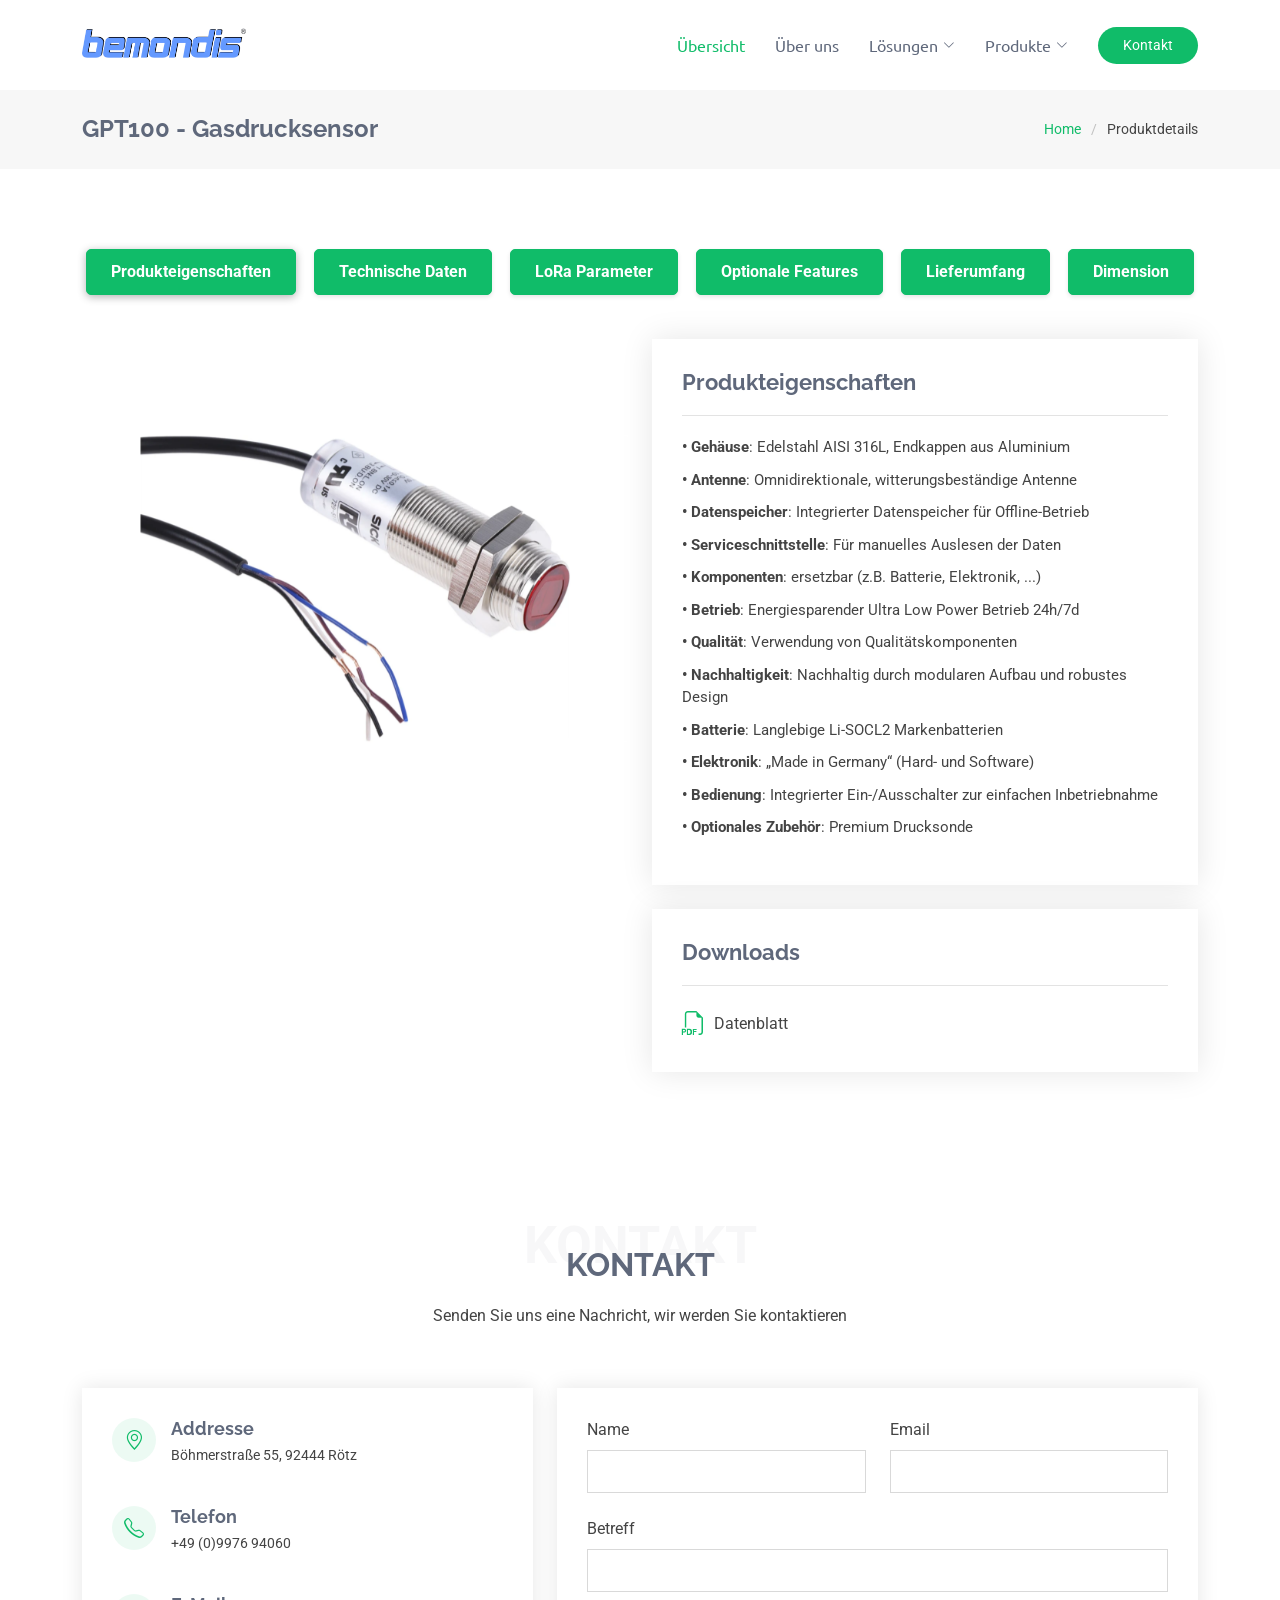
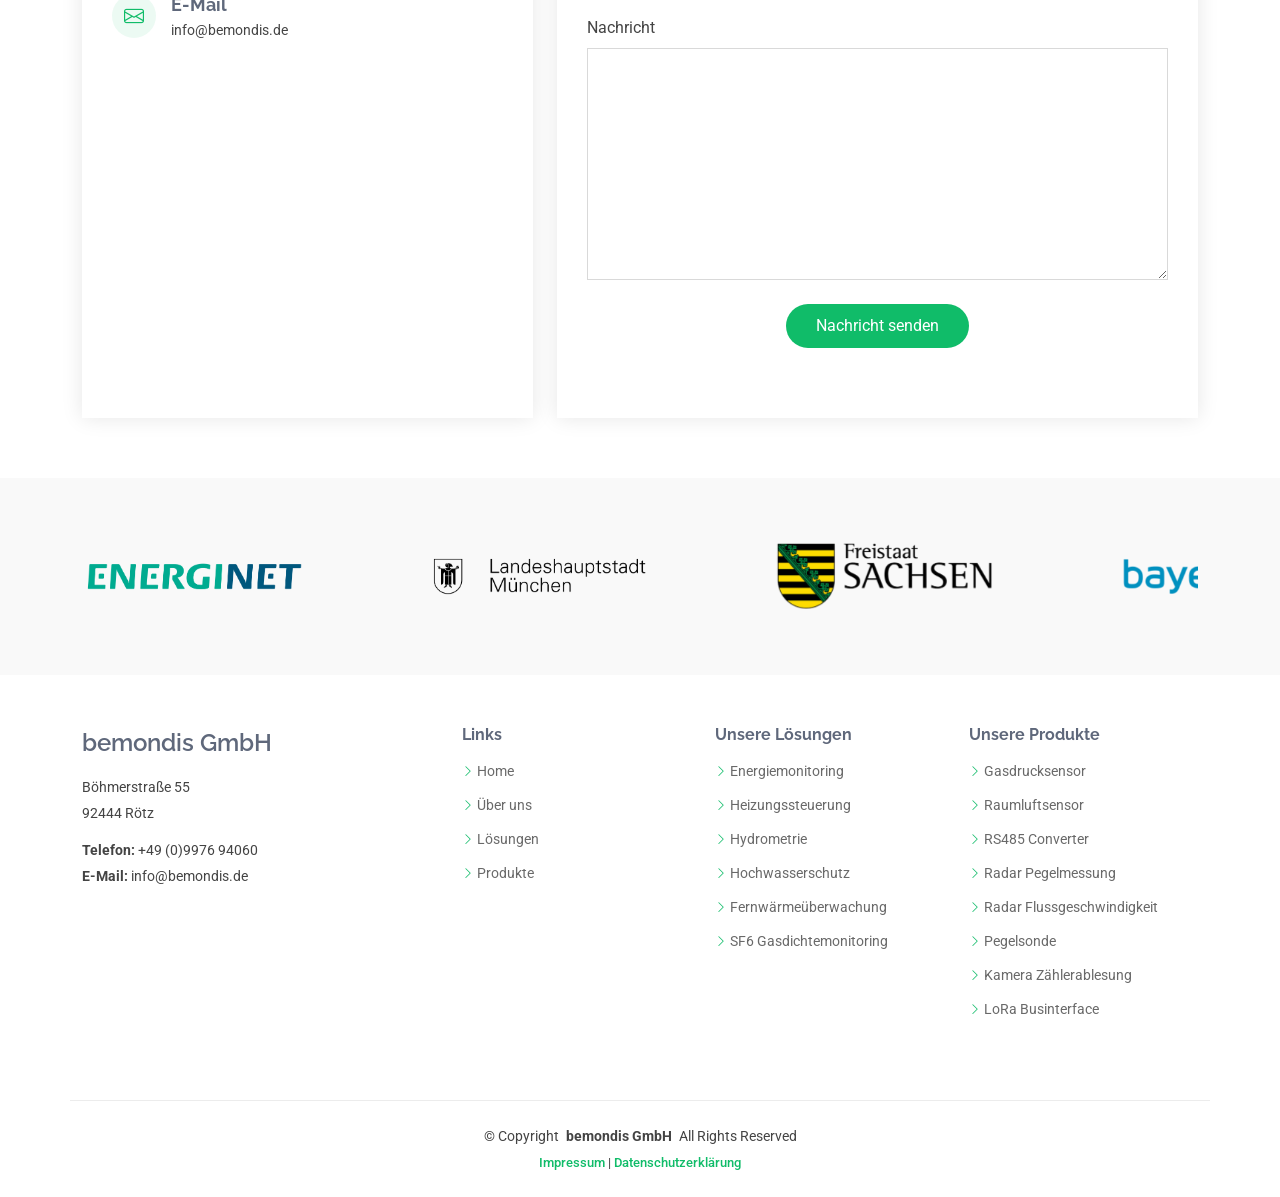
<file: product-details/gasdrucksensor.html>
<!DOCTYPE html>
<html lang="de">

<head>
  <meta charset="utf-8">
  <meta content="width=device-width, initial-scale=1.0" name="viewport">
  <title>bemondis GmbH</title>
  <meta name="description" content="">
  <meta name="keywords" content="">

  <!-- Favicons -->
  <link href="../assets/img/favicon/favicon-32x32.png" rel="icon">
  <link href="../assets/img/favicon/apple-touch-icon-120x120.png" rel="apple-touch-icon">

  <!-- Fonts -->
  <link href="https://fonts.googleapis.com" rel="preconnect">
  <link href="https://fonts.gstatic.com" rel="preconnect" crossorigin>
  <link href="https://fonts.googleapis.com/css2?family=Roboto:ital,wght@0,100;0,300;0,400;0,500;0,700;0,900;1,100;1,300;1,400;1,500;1,700;1,900&family=Raleway:ital,wght@0,100;0,200;0,300;0,400;0,500;0,600;0,700;0,800;0,900;1,100;1,200;1,300;1,400;1,500;1,600;1,700;1,800;1,900&family=Ubuntu:ital,wght@0,300;0,400;0,500;0,700;1,300;1,400;1,500;1,700&display=swap" rel="stylesheet">

  <!-- Vendor CSS Files -->
  <link href="../assets/vendor/bootstrap/css/bootstrap.min.css" rel="stylesheet">
  <link href="../assets/vendor/bootstrap-icons/bootstrap-icons.css" rel="stylesheet">
  <link href="../assets/vendor/aos/aos.css" rel="stylesheet">
  <link href="../assets/vendor/glightbox/css/glightbox.min.css" rel="stylesheet">
  <link href="../assets/vendor/swiper/swiper-bundle.min.css" rel="stylesheet">

  <!-- Main CSS File -->
  <link href="../assets/css/main.css" rel="stylesheet">

  <!-- =======================================================
  * Template Name: eNno
  * Template URL: https://bootstrapmade.com/enno-free-simple-bootstrap-template/
  * Updated: Aug 07 2024 with Bootstrap v5.3.3
  * Author: BootstrapMade.com
  * License: https://bootstrapmade.com/license/
  ======================================================== -->
</head>

<body class="index-page">

  <header id="header" class="header d-flex align-items-center sticky-top">
    <div class="container-fluid container-xl position-relative d-flex align-items-center">

      <a href="../index.html" class="logo d-flex align-items-center me-auto">
        <!-- Firmenlogo integrieren -->
        <img src="../assets/img/firmenlogo.png" alt="Firmenlogo" class="logo-img">
      </a>

      <nav id="navmenu" class="navmenu">
        <ul>
            <li><a href="../index.html#hero" class="active">Übersicht</a></li>
            <li><a href="../index.html#about">Über uns</a></li>
            <li class="dropdown">
                <a href="#solutions"><span>Lösungen</span> <i class="bi bi-chevron-down toggle-dropdown"></i></a>
                <ul>
                    <li><a href="../service-details.html#energiemonitoring">Energiemonitoring</a></li>
                    <li><a href="../service-details.html#heizungssteuerung">Heizungssteuerung</a></li>
                    <li><a href="../service-details.html#hydrometrie">Hydrometrie</a></li>
                    <li><a href="../service-details.html#hochwasserschutz">Hochwasserschutz</a></li>
                    <li><a href="../service-details.html#fernwaermeueberwachung">Fernwärmeüberwachung</a></li>
                    <li><a href="../service-details.html#sf6-gasdichtemonitoring">SF6-Gasdichtemonitoring</a></li>
                </ul>
            </li>
            <li class="dropdown">
                <a href="../index.html#portfolio"><span>Produkte</span> <i class="bi bi-chevron-down toggle-dropdown"></i></a>
                <ul>
                  <li><a href="../product-details/gasdrucksensor.html">Gasdrucksensor</a></li>
                  <li><a href="../product-details/raumluftsensor.html">Raumluftsensor</a></li>
                  <li><a href="../product-details/rs485.html">RS485 Converter</a></li>
                  <li><a href="../product-details/pegelmessung.html">Radar Pegelmessung/Abstandsmessung</a></li>
                  <li><a href="../product-details/flussgeschwindkeit.html">Radar Flussgeschwindigkeit</a></li>
                  <li><a href="../product-details/wasserstand.html">Pegelsonde für Tiefbrunnen</a></li>
                  <li><a href="../product-details/zählerablesung.html">Kamera Zählerablesung</a></li>
                  <li><a href="../product-details/businterface.html">LoRa Businterface</a></li>
                </ul>
            </li>
        </ul>
        <i class="mobile-nav-toggle d-xl-none bi bi-list"></i>
    </nav>

      <!-- "Get Started" Button, der auf den Contact-Abschnitt verweist -->
      <a class="btn-getstarted" href="../index.html#contact">Kontakt</a>

    </div>
  </header>

  <main class="main">

    <!-- Page Title -->
    <div class="page-title">
      <div class="container d-lg-flex justify-content-between align-items-center">
        <h1 class="mb-2 mb-lg-0">GPT100 - Gasdrucksensor</h1>
        <nav class="breadcrumbs">
          <ol>
            <li><a href="../index.html">Home</a></li>
            <li class="current">Produktdetails</li>
          </ol>
        </nav>
      </div>
    </div><!-- End Page Title -->

    <section id="portfolio-details" class="portfolio-details section">
      <div class="container" data-aos="fade-up" data-aos-delay="100">
        <!-- Buttons über gesamte Breite -->
        <div class="row mb-4">
          <div class="col-12">
            <div class="table-navigation d-flex justify-content-between">
              <button class="btn btn-outline-primary flex-fill mx-1 active" data-target="produkteigenschaften">Produkteigenschaften</button>
              <button class="btn btn-outline-primary flex-fill mx-1" data-target="technische-daten">Technische Daten</button>
              <button class="btn btn-outline-primary flex-fill mx-1" data-target="lora-parameter">LoRa Parameter</button>
              <button class="btn btn-outline-primary flex-fill mx-1" data-target="optionale-features">Optionale Features</button>
              <button class="btn btn-outline-primary flex-fill mx-1" data-target="lieferumfang">Lieferumfang</button>
              <button class="btn btn-outline-primary flex-fill mx-1" data-target="dimension">Dimension</button>
            </div>
          </div>
        </div>
    
        <!-- Bild und Text im 50/50-Layout -->
        <div class="row gy-4">
          <!-- Linker Bereich: Bilderslider (50 %) -->
          <div class="col-lg-6">
            <div class="portfolio-details-slider swiper init-swiper">
              <script type="application/json" class="swiper-config">
                {
                  "loop": true,
                  "speed": 600,
                  "autoplay": {
                    "delay": 5000
                  },
                  "slidesPerView": "auto",
                  "pagination": {
                    "el": ".swiper-pagination",
                    "type": "bullets",
                    "clickable": true
                  }
                }
              </script>
              <div class="swiper-wrapper align-items-center">
                <div class="swiper-slide">
                  <img src="../assets/img/gasdruck.jpg" alt="">
                </div>
                <div class="swiper-slide">
                  <img src="../assets/img/gasdruck.jpg" alt="">
                </div>
                <div class="swiper-slide">
                  <img src="../assets/img/gasdruck.jpg" alt="">
                </div>
              </div>
              <div class="swiper-pagination"></div>
            </div>
          </div>
    
          <!-- Rechter Bereich: Produktdaten und Downloads (50 %) -->
          <div class="col-lg-6">
            <!-- Produkteigenschaften (Standardmäßig sichtbar) -->
            <div id="produkteigenschaften" class="portfolio-info mb-4" data-aos="fade-up" data-aos-delay="200">
              <h3>Produkteigenschaften</h3>
              <ul>
                <li><strong>• Gehäuse</strong>: Edelstahl AISI 316L, Endkappen aus Aluminium</li>
                <li><strong>• Antenne</strong>: Omnidirektionale, witterungsbeständige Antenne</li>
                <li><strong>• Datenspeicher</strong>: Integrierter Datenspeicher für Offline-Betrieb</li>
                <li><strong>• Serviceschnittstelle</strong>: Für manuelles Auslesen der Daten</li>
                <li><strong>• Komponenten</strong>: ersetzbar (z.B. Batterie, Elektronik, ...)</li>
                <li><strong>• Betrieb</strong>: Energiesparender Ultra Low Power Betrieb 24h/7d</li>
                <li><strong>• Qualität</strong>: Verwendung von Qualitätskomponenten</li>
                <li><strong>• Nachhaltigkeit</strong>: Nachhaltig durch modularen Aufbau und robustes Design</li>
                <li><strong>• Batterie</strong>: Langlebige Li-SOCL2 Markenbatterien</li>
                <li><strong>• Elektronik</strong>: „Made in Germany“ (Hard- und Software)</li>
                <li><strong>• Bedienung</strong>: Integrierter Ein-/Ausschalter zur einfachen Inbetriebnahme</li>
                <li><strong>• Optionales Zubehör</strong>: Premium Drucksonde</li>
              </ul>
            </div>
    
            <!-- Technische Daten (Standardmäßig ausgeblendet) -->
            <div id="technische-daten" class="portfolio-info mb-4" data-aos="fade-up" data-aos-delay="200" style="display: none;">
              <h3>Technische Daten</h3>
              <ul>
                <li><strong>• Übertragung</strong>: Wasserstand/-druck und Temperatur</li>
                <li><strong>• Datenlogging</strong>: Luftfeuchte, Luftdruck, Umgebungstemperatur</li>
                <li><strong>• Spannungsversorgung</strong>: Erfasst Zustand der Spannungsversorgung</li>
                <li><strong>• Genauigkeit Luftdruck </strong>: ± 1.7 hPa max.</li>
                <li><strong>• Genauigkeit Luftfeuchte</strong>: ±3 % RH</li>
                <li><strong>• Genauigkeit Temperatur</strong>: ± 1.25°C max.</li>
                <li><strong>• Umgebungstemperatur</strong>: -20...60°C</li>
                <li><strong>• Batterielaufzeit</strong>: > 5 Jahre @ 4 Samples pro Std.</li>
              </ul>
            </div>  
    
            <!-- LoRa Parameter (Standardmäßig ausgeblendet) -->
            <div id="lora-parameter" class="portfolio-info mb-4" data-aos="fade-up" data-aos-delay="200" style="display: none;">
              <h3>LoRa Parameter</h3>
              <ul>
                <li><strong>• Frequenz</strong>: 868 MHz</li>
                <li><strong>• Reichweite</strong>: Bis zu 15 km</li>
                <li><strong>• Stromverbrauch</strong>: 50 mA im Betrieb</li>
                <li><strong>• Protokoll</strong>: Class A, OTAA, FUOTA</li>
                <li><strong>• Antenne</strong>: LoRa 868MHz EU, externe Antenne</li>
                <li><strong>• Datenrate</strong>: Adaptiv oder statisch konfigurierbar</li>
                <li><strong>• Mikrocontroller</strong>: Moderner, energiesparender Mikrocontroller</li>
                <li><strong>• Sicherheit</strong>: Secure Key Management Hardware</li>
                <li><strong>• LoRa Version</strong>: 1.0.4</li>
              </ul>
            </div>
    
            <!-- Optionale Features (Standardmäßig ausgeblendet) -->
            <div id="optionale-features" class="portfolio-info mb-4" data-aos="fade-up" data-aos-delay="200" style="display: none;">
              <h3>Optionale Features</h3>
              <ul>
                <li><strong>•</strong> Anpassungen für Sonden mit anderem Datenausgang</li>
                <li><strong>•</strong> Individuelle Pegelrohradapter und Kabelabhängungen</li>
                <li><strong>•</strong> Kundenspezifische Firmware</li>
                <li><strong>•</strong> Anpassungen für weitere Anwendungen und Medien</li>
                <li><strong>•</strong> Kundenspezifisches Antennendesign</li>
                <li><strong>•</strong> LoRa class B Implementierung</li>
                <li><strong>•</strong> Support bei Planung, Installation, Integration, Service</li>
              </ul>
            </div>
    
            <!-- Lieferumfang (Standardmäßig ausgeblendet) -->
              <div id="lieferumfang" class="portfolio-info mb-4" data-aos="fade-up" data-aos-delay="200" style="display: none;">
                <h3>Lieferumfang</h3>
                <ul>
                  <li><strong>• System</strong>: LoRa Pegelmesssystem PMS-100 mit Antenne</li>
                  <li><strong>• Spannungsversorgung</strong>: Spannungsversorgung durch integrierte Batterien</li>
                  <li><strong>• Dokumentation</strong>: Betriebsanleitung</li>
                  <li><strong>• Software</strong>: JavaScript Payload Formatter</li>
                  <li><strong>• Integration</strong>: Integration Guide</li>
                </ul>
              </div>
              
    
            <!-- Dimension (Standardmäßig ausgeblendet) -->
            <div id="dimension" class="portfolio-info mb-4" data-aos="fade-up" data-aos-delay="200" style="display: none;">
              <h3>Dimension</h3>
              <ul>
                <li><strong>• Abmessungen (LxD)</strong>: 339x40 [mm]</li>
                <li><strong>• Gewicht</strong>: 0,45 [kg]</li>
              </ul>
            </div>

            <!-- Downloads (Eigene Tabelle, immer sichtbar) -->
            <div id="downloads" class="portfolio-info mb-4" data-aos="fade-up" data-aos-delay="200">
              <h3>Downloads</h3>
              <div class="download-catalog">
                <a href="../assets/downloads/PMS100_Datenblatt.pdf" download><i class="bi bi-filetype-pdf"></i><span>Datenblatt</span></a>
              </div>
            </div>
          </div>
        </div>
      </div>
    </section><!-- /Portfolio Details Section -->

<!-- Contact Section -->
<section id="contact" class="contact section">

  <!-- Section Title -->
  <div class="container section-title" data-aos="fade-up">
    <span>Kontakt</span>
    <h2>Kontakt</h2>
    <p>Senden Sie uns eine Nachricht, wir werden Sie kontaktieren</p>
  </div><!-- End Section Title -->

  <div class="container" data-aos="fade-up" data-aos-delay="100">

    <div class="row gy-4">

      <div class="col-lg-5">

        <div class="info-wrap">
          <div class="info-item d-flex" data-aos="fade-up" data-aos-delay="200">
            <i class="bi bi-geo-alt flex-shrink-0"></i>
            <div>
              <h3>Addresse</h3>
              <p>Böhmerstraße 55, 92444 Rötz</p>
            </div>
          </div><!-- End Info Item -->

          <div class="info-item d-flex" data-aos="fade-up" data-aos-delay="300">
            <i class="bi bi-telephone flex-shrink-0"></i>
            <div>
              <h3>Telefon</h3>
              <p>+49 (0)9976 94060</p>
            </div>
          </div><!-- End Info Item -->

          <div class="info-item d-flex" data-aos="fade-up" data-aos-delay="400">
            <i class="bi bi-envelope flex-shrink-0"></i>
            <div>
              <h3>E-Mail </h3>
              <p>info@bemondis.de</p>
            </div>
          </div><!-- End Info Item -->

          <iframe src="https://www.google.com/maps/embed?pb=!1m18!1m12!1m3!1d1046.9969224194472!2d12.537588704092263!3d49.34269219789711!2m3!1f0!2f0!3f0!3m2!1i1024!2i768!4f13.1!3m3!1m2!1s0x47a001da336f29ff%3A0xe00f912402b85f9!2sbemondis%20GmbH!5e1!3m2!1sde!2sde!4v1742546415944!5m2!1sde!2sde" width="470" height="300" style="border:0;" allowfullscreen="" loading="lazy" referrerpolicy="no-referrer-when-downgrade"></iframe>
        </div>
      </div>

      <div class="col-lg-7">
        <form action="forms/contact.php" method="post" class="php-email-form" data-aos="fade-up" data-aos-delay="200">
          <div class="row gy-4">

            <div class="col-md-6">
              <label for="name-field" class="pb-2">Name</label>
              <input type="text" name="name" id="name-field" class="form-control" required="">
            </div>

            <div class="col-md-6">
              <label for="email-field" class="pb-2">Email</label>
              <input type="email" class="form-control" name="email" id="email-field" required="">
            </div>

            <div class="col-md-12">
              <label for="subject-field" class="pb-2">Betreff</label>
              <input type="text" class="form-control" name="subject" id="subject-field" required="">
            </div>

            <div class="col-md-12">
              <label for="message-field" class="pb-2">Nachricht</label>
              <textarea class="form-control" name="message" rows="10" id="message-field" required=""></textarea>
            </div>

            <div class="col-md-12 text-center">
              <div class="loading">Lädt...</div>
              <div class="error-message"></div>
              <div class="sent-message">Deine Nachricht wurde gesendet. Vielen Dank!</div>

              <button type="submit">Nachricht senden</button>
            </div>

          </div>
        </form>
      </div><!-- End Contact Form -->

    </div>

  </div>

</section><!-- /Contact Section -->

</main>

   <!-- Clients Section -->
   <section id="clients" class="clients section light-background">

    <div class="container" data-aos="zoom-in">

      <div class="swiper init-swiper">
        <script type="application/json" class="swiper-config">
          {
            "loop": true,
            "speed": 600,
            "autoplay": {
              "delay": 5000
            },
            "slidesPerView": "auto",
            "pagination": {
              "el": ".swiper-pagination",
              "type": "bullets",
              "clickable": true
            },
            "breakpoints": {
              "320": {
                "slidesPerView": 2,
                "spaceBetween": 40
              },
              "480": {
                "slidesPerView": 3,
                "spaceBetween": 60
              },
              "640": {
                "slidesPerView": 4,
                "spaceBetween": 80
              },
              "992": {
                "slidesPerView": 5,
                "spaceBetween": 120
              },
              "1200": {
                "slidesPerView": 6,
                "spaceBetween": 120
              }
            }
          }
        </script>
        <div class="swiper-wrapper align-items-center">
          <div class="swiper-slide"><img src="../assets/img/Clients/bayernwerk.png" class="img-fluid" alt=""></div>
          <div class="swiper-slide"><img src="../assets/img/Clients/energienet.png" class="img-fluid" alt=""></div>
          <div class="swiper-slide"><img src="../assets/img/Clients/münchen.png" class="img-fluid" alt=""></div>
          <div class="swiper-slide"><img src="../assets/img/Clients/sachsen.png" class="img-fluid" alt=""></div>
        </div>
      </div>

    </div>
    
  </section>
  
  <!-- /Ende Clients Section -->

  <!-- /Anfang Footer -->

  <footer id="footer" class="footer">

    <div class="container footer-top">
      <div class="row gy-4">
        <div class="col-lg-4 col-md-6 footer-about">
          <a href="../index.html" class="d-flex align-items-center">
            <span class="sitename">bemondis GmbH</span>
          </a>
          <div class="footer-contact pt-3">
            <p>Böhmerstraße 55 </p>
            <p>92444 Rötz</p>
            <p class="mt-3"><strong>Telefon:</strong> <span>+49 (0)9976 94060</span></p>
            <p><strong>E-Mail:</strong> <span>info@bemondis.de</span></p>
          </div>
        </div>

        <div class="col-lg-2 col-md-3 footer-links">
          <h4>Links</h4>
          <ul>
            <li><i class="bi bi-chevron-right"></i> <a href="../index.html#">Home</a></li>
            <li><i class="bi bi-chevron-right"></i> <a href="../index.html#about">Über uns</a></li>
            <li><i class="bi bi-chevron-right"></i> <a href="../index.html#solutions">Lösungen</a></li>
            <li><i class="bi bi-chevron-right"></i> <a href="../index.html#portfolio">Produkte</a></li>
          </ul>
        </div>

        <div class="col-lg-2 col-md-3 footer-links">
          <h4>Unsere Lösungen</h4>
          <ul>
            <li><i class="bi bi-chevron-right"></i> <a href="../service-details.html#energiemonitoring">Energiemonitoring</a></li>
            <li><i class="bi bi-chevron-right"></i> <a href="../service-details.html#heizungssteuerung">Heizungssteuerung</a></li>
            <li><i class="bi bi-chevron-right"></i> <a href="../service-details.html#hydrometrie">Hydrometrie</a></li>
            <li><i class="bi bi-chevron-right"></i> <a href="../service-details.html#hochwasserschutz">Hochwasserschutz</a></li>
            <li><i class="bi bi-chevron-right"></i> <a href="../service-details.html#fernwaermeueberwachung">Fernwärmeüberwachung</a></li>
            <li><i class="bi bi-chevron-right"></i> <a href="../service-details.html#sf6-gasdichtemonitoring">SF6 Gasdichtemonitoring</a></li>
          </ul>
        </div>

       <div class="col-lg-2 col-md-3 footer-links">
         <h4>Unsere Produkte</h4>
         <ul>
           <li><i class="bi bi-chevron-right"></i> <a href="../product-details/gasdrucksensor.html">Gasdrucksensor</a></li>
           <li><i class="bi bi-chevron-right"></i> <a href="../product-details/raumluftsensor.html">Raumluftsensor</a></li>
           <li><i class="bi bi-chevron-right"></i> <a href="../product-details/rs485.html">RS485 Converter</a></li>
           <li><i class="bi bi-chevron-right"></i> <a href="../product-details/pegelmessung.html">Radar Pegelmessung</a></li>
           <li><i class="bi bi-chevron-right"></i> <a href="../product-details/flussgeschwindkeit.html">Radar Flussgeschwindigkeit</a></li>
           <li><i class="bi bi-chevron-right"></i> <a href="../product-details/wasserstand.html">Pegelsonde</a></li>
           <li><i class="bi bi-chevron-right"></i> <a href="../product-details/zählerablesung.html">Kamera Zählerablesung</a></li>
           <li><i class="bi bi-chevron-right"></i> <a href="../product-details/businterface.html">LoRa Businterface</a></li>
         </ul>
       </div>
     </div>
   </div>

<div class="container copyright text-center mt-4">
  <p>© <span>Copyright</span> <strong class="px-1 sitename">bemondis GmbH</strong> <span>All Rights Reserved</span></p>
  <div class="credits">
    <style>
      .credits a {
          font-family: 'Roboto', sans-serif; /* Roboto als Schriftart */
          font-size: 13px; /* Schriftgröße auf 18px erhöhen */
          font-weight: 500; /* Mittlere Schriftstärke */
          color: #10bc69; /* Farbe anpassen */
      }

      .credits a:hover {
          text-decoration: underline; /* Unterstreichung beim Hovern */
      }
  </style>
</head>
<body>
  <div class="credits">
      <a href="javascript:void(0)" onclick="openModal('impressum')">Impressum</a> | 
      <a href="javascript:void(0)" onclick="openModal('datenschutz')">Datenschutzerklärung</a>
  </div>

  <script>
      function openModal(contentType) {
          // Hier kommt deine Modal-Logik
          console.log('Öffne Modal für:', contentType);
      }
  </script>
</body>
</html>
  </div>
</div>

<!-- Modal-Fenster -->
<div id="modal" class="modal">
  <div class="modal-content">
      <span class="close" onclick="closeModal()">&times;</span>
      <div id="modal-body">
          <!-- Hier wird der Inhalt dynamisch eingefügt -->
      </div>
  </div>
</div>

<style>
  .modal {
      display: none;
      position: fixed;
      top: 0;
      left: 0;
      width: 100%;
      height: 100%;
      background-color: rgba(0, 0, 0, 0.5);
      z-index: 1000;
  }
  .modal-content {
      background-color: white;
      margin: 10% auto;
      padding: 20px;
      width: 80%;
      max-width: 1000px;
      border-radius: 5px;
      position: relative;
  }
  .close {
      position: absolute;
      top: 10px;
      right: 15px;
      font-size: 24px;
      cursor: pointer;
  }
  .close:hover {
      color: red;
  }
</style>

<script>
  function openModal(contentType) {
      const modal = document.getElementById('modal');
      const modalBody = document.getElementById('modal-body');

      if (contentType === 'impressum') {
          modalBody.innerHTML = `
              <h2>Impressum</h2
              <p>Angaben gemäß § 5 TMG:</p>
              <p>
                  <strong>bemondis GmbH</strong><br>
                  Rötzer Straße 36<br>
                  92431 Neunburg v. W.<br>
              <p>
                  Telefon: +49 09672 9242 30<br>
                  E-Mail: info@bemondis.de
              <p>
                  Geschäftsführer: Johannes Landkammer<br>
                  Eintragung im Handelsregister Regensburg<br>
                  Registernummer: HRB 5761<br>
                  UST-NR: 211/118/60316<br>
                  UST-Id-Nr., gem. §27 a Umsatzsteuergesetz: DE 13 18 36 145
              </p>
          `;
      } else if (contentType === 'datenschutz') {
          modalBody.innerHTML = `
              <h2>Datenschutzerklärung</h2>
          <p>Sofern innerhalb des Internetangebotes die Möglichkeit zur Eingabe persönlicher oder geschäftlicher Daten (Emailadressen, Namen, Anschriften) besteht, so erfolgt die Preisgabe dieser Daten seitens des Nutzers auf ausdrücklich freiwilliger Basis. Die Inanspruchnahme und Bezahlung aller angebotenen Dienste ist - soweit technisch möglich und zumutbar - auch ohne Angabe solcher Daten bzw. unter Angabe anonymisierter Daten oder eines Pseudonyms gestattet. Die Nutzung der im Rahmen des Impressums oder vergleichbarer Angaben veröffentlichten Kontaktdaten wie Postanschriften, Telefon- und Faxnummern sowie Emailadressen durch Dritte zur Übersendung von nicht ausdrücklich angeforderten Informationen ist nicht gestattet. Rechtliche Schritte gegen die Versender von sogenannten Spam-Mails bei Verstößen gegen dieses Verbot, sind ausdrücklich vorbehalten.</p>
          <p>Diese Seite nutzt aus Gründen der Sicherheit und zum Schutz der Übertragung vertraulicher Inhalte, wie zum Beispiel der Anfragen, die Sie an uns als Seitenbetreiber senden, eine SSL-Verschlüsselung. Eine verschlüsselte Verbindung erkennen Sie daran, dass in der Adresszeile des Browsers "https://" steht und ein Schloss-Symbol davor zu sehen ist. Wenn die SSL Verschlüsselung aktiviert ist, können die Daten, die Sie an uns übermitteln, in der Regel nicht von Dritten mitgelesen werden. Wir weisen darauf hin, dass die Datenübertragung im Internet (z.B. bei der Kommunikation per E-Mail) Sicherheitslücken aufweisen kann. Ein lückenloser Schutz der Daten vor dem Zugriff durch Dritte ist nicht möglich.</p>

          <h3>Erhebung und Verarbeitung von personenbezogenen Daten</h3>
          <p>Wenn Sie unsere Webseite besuchen, werden standardmäßig Log-Daten gespeichert. Log-Daten enthalten z. B. die IP-Adresse des Gerätes, mit dem Sie auf die Website oder einen Dienst zugreifen, die Art des Browsers, mit dem Sie zugreifen, die Webseite, die Sie zuvor besucht haben, Ihre Systemkonfiguration sowie Datum und Zeitangaben. Die IP-Adressen der Besucher unserer Webseite werden kurze Zeit nach Beendigung der Verbindung zu unserer Webseite anonymisiert oder gelöscht. Wir verarbeiten und nutzen diese Daten nicht.</p>

            <h3>Erfassung von Daten durch den Webhoster</h3>
          <p>Wir haben mit unserem derzeitigen Hoster eine Vereinbarung zur Auftragsverarbeitung nach Art. 28 Abs. 3 Datenschutz-Grundverordnung (DSGVO) getroffen. Aus datenschutzrechtlichen Gründen werden der Hostname bzw. die IP-Adresse des Clients, der die Website aufruft, in den Logfiles anonymisiert. Die Datenverarbeitung findet ausschließlich in Deutschland statt, d. h. unser Hoster unterliegt vollständig den in Deutschland geltenden gesetzlichen Vorschriften zum Datenschutz.</p>
          <p>Erfasst werden folgende Daten:</p>
          <ul>
          <li>Die anonyme IP-Adresse</li>
          <li>Das Element welches beim Aufruf der Seite angesprochen wurde</li>
          <li>Über welches Protokoll die Seite aufgerufen wurde</li>
          <li>Das Betriebssystem</li>
          <li>Der Browser und die Version</li>
          </ul>
          <p>Die Speicherung dieser Daten, (Anonyme IP, Betriebssystem, Browser usw.), gilt nicht als Verarbeitung der personenbezogene Daten, da die IP-Adresse des Besuchers anonymisiert wird.</p>

          <h3>Bei Nutzung unseres Kontaktformulars</h3>
          <p>Bei Fragen jeglicher Art bieten wir Ihnen die Möglichkeit, mit uns über ein auf der Website bereitgestelltes Formular Kontakt aufzunehmen. Dabei ist die Angabe einer gültigen E-Mail-Adresse erforderlich, damit wir wissen, von wem die Anfrage stammt und um diese beantworten zu können. Weitere Angaben können freiwillig getätigt werden. Die Datenverarbeitung zum Zwecke der Kontaktaufnahme mit uns erfolgt nach Art. 6 Abs. 1 S. 1 lit. a DSGVO auf Grundlage Ihrer freiwillig erteilten Einwilligung. Die für die Benutzung des Kontaktformulars von uns erhobenen personenbezogenen Daten werden nach Erledigung der von Ihnen gestellten Anfrage automatisch gelöscht. Die Dauer der Speicherung von personenbezogenen Daten bemisst sich anhand der jeweiligen gesetzlichen Aufbewahrungsfrist. Nach Ablauf der Frist werden die entsprechenden Daten routinemäßig gelöscht, sofern sie nicht mehr zur Vertragserfüllung oder Vertragsanbahnung erforderlich sind und/oder unsererseits kein berechtigtes Interesse an der Weiterspeicherung fortbesteht. Gebietet die Ausübung von Interventionsrechten die Löschung, werden die entsprechenden Daten unverzüglich gelöscht.</p>

          <h3>Cookies</h3>
          <p>Ein Cookie ist eine kleine Datei, die auf dem Computer des Benutzers gespeichert wird. Sie ermöglicht es, den Computer beim nächsten Besuch wiederzuerkennen. So setzt z.B. Ihre Einwilligung in die Verwendung von Cookies, ein Cookie, sodass Sie nicht jedes mal beim Besuch unserer Webseite erneut zustimmen müssen. Es gibt verschiedene Herangehensweisen Cookies einzuteilen. Ein zum Beispiel rein funktionales Cookie ist das has_js, es zeigt uns, ob JavaScript auf Ihrem Computer aktiviert oder deaktiviert ist. Um Cookies zu löschen oder um zu verhindern, dass Sie ohne Ihre ausdrückliche Zustimmung auf Ihrem Computer oder Mobilgerät gespeichert werden, können Sie Ihre Browsereinstellungen ändern. Die meisten Browser sind standardmäßig so eingestellt, dass sie Cookies akzeptieren. Nutzen Sie also Ihren Browser zur Entscheidung über Ihren Umgang mit Cookies. Im "Hilfe"-Bereich Ihres Browsers finden Sie nähere Informationen zu Ihren Cookie-Einstellungen. Es kann sein, dass Sie unsere Webseite nur eingeschränkt nutzen können, wenn Sie die Verwendung von Cookies ausschließen. Nutzen Sie die Webseite weiter und nehmen keine Auswahl bestimmter Cookies von uns oder von unseren Partnern vor, sehen wir darin Ihre Einwilligung. Weitere Tipps: Blockieren Sie Cookies von Drittanbietern. Cookies von Drittanbietern sind normalerweise nicht erforderlich, um die von Ihnen gewünschten Internetangebote zu nutzen. Wenn Sie weniger Spuren im Internet hinterlassen möchten, sollten Sie diese Cookies generell ablehnen. Verhindern Sie die Installation der geläufigsten Tracking-Tools. Es gibt eine Vielzahl von Erweiterungen, mit denen sich Tracking-Tools blockieren lassen.</p>

          <h3>Rechtlicher Hinweis</h3>
          <p>Die bemondis GmbH behält sich alle Rechte vor. Verlinkungen auf den Inhalt dieser Seiten sind nur gestattet, wenn diese vollständig, ohne Werbeframes der linkenden Seite dargestellt werden. Verstöße gegen das Copyright werden durch bemondis gerichtlich verfolgt. Jede unauthorisierte Nutzung der Marke bemondis oder von bemondis geschützter Warenzeichen, insbesondere die Vermarktung von Piraterieprodukten oder die Bewerbung solcher Produkte in Verbindung mit der Marke bemondis wird gerichtlich verfolgt. Vistrolux ist eine eingetragene Marke von bemondis GmbH. Die rechtlichen Hinweise auf dieser Webseite sowie alle Fragen und Streitigkeiten im Zusammenhang mit dieser Webseite unterliegen dem Recht der Bundesrepublik Deutschland. Wir weisen darauf hin, dass die Datenübertragung über das Internet derzeit im Wesentlichen ungesichert erfolgt, d.h. es ist keine sichere Übertragung gewährleistet. Es ist nicht ausgeschlossen, dass übermittelte Daten von Unbefugten zur Kenntnis genommen und eventuell sogar verfälscht werden.</p>

          <h3>Haftungsausschluss</h3>
          <h4>Inhalt der Website</h4>
          <p>Der Autor übernimmt keinerlei Gewähr für die Aktualität, Korrektheit, Vollständigkeit oder Qualität der bereitgestellten Informationen. Haftungsansprüche gegen den Autor, welche sich auf Schäden materieller oder ideeller Art beziehen, die durch die Nutzung oder Nichtnutzung der dargebotenen Informationen bzw. durch die Nutzung fehlerhafter und unvollständiger Informationen verursacht wurden, sind grundsätzlich ausgeschlossen, sofern seitens des Autors kein nachweislich vorsätzliches oder grob fahrlässiges Verschulden vorliegt. Alle Angebote sind freibleibend und unverbindlich. Der Autor behält es sich ausdrücklich vor, Teile der Seiten oder das gesamte Angebot ohne gesonderte Ankündigung zu verändern, zu ergänzen, zu löschen oder die Veröffentlichung zeitweise oder endgültig einzustellen.</p>

          <h4>Verweise und Links</h4>
          <p>Bei direkten oder indirekten Verweisen auf fremde Webseiten ("Hyperlinks"), die außerhalb des Verantwortungsbereiches des Autors liegen, würde eine Haftungsverpflichtung ausschließlich in dem Fall in Kraft treten, in dem der Autor von den Inhalten Kenntnis hat und es ihm technisch möglich und zumutbar wäre, die Nutzung im Falle rechtswidriger Inhalte zu verhindern. Der Autor erklärt hiermit ausdrücklich, dass zum Zeitpunkt der Linksetzung keine illegalen Inhalte auf den zu verlinkenden Seiten erkennbar waren. Auf die aktuelle und zukünftige Gestaltung, die Inhalte oder die Urheberschaft der verlinkten/verknüpften Seiten hat der Autor keinerlei Einfluss. Deshalb distanziert er sich hiermit ausdrücklich von allen Inhalten aller verlinkten /verknüpften Seiten, die nach der Linksetzung verändert wurden. Diese Feststellung gilt für alle innerhalb des eigenen Internetangebotes gesetzten Links und Verweise sowie für Fremdeinträge in vom Autor eingerichteten Gästebüchern, Diskussionsforen, Linkverzeichnissen, Mailinglisten und in allen anderen Formen von Datenbanken, auf deren Inhalt externe Schreibzugriffe möglich sind. Für illegale, fehlerhafte oder unvollständige Inhalte und insbesondere für Schäden, die aus der Nutzung oder Nichtnutzung solcherart dargebotener Informationen entstehen, haftet allein der Anbieter der Seite, auf welche verwiesen wurde, nicht derjenige, der über Links auf die jeweilige Veröffentlichung lediglich verweist.</p>

          <h3>Betroffenenrecht</h3>
          <p>Sie haben das Recht:</p>
          <ul>
          <li>gemäß Art. 15 DSGVO Auskunft über Ihre von uns verarbeiteten personenbezogenen Daten zu verlangen. Insbesondere können Sie Auskunft über die Verarbeitungszwecke, die Kategorie der personenbezogenen Daten, die Kategorien von Empfängern, gegenüber denen Ihre Daten offen gelegt wurden oder werden, die geplante Speicherdauer, das Bestehen eines Rechts auf Berichtigung, Löschung, Einschränkung der Verarbeitung oder Widerspruch, das Bestehen eines Beschwerderechts, die Herkunft ihrer Daten, sofern diese nicht bei uns erhoben wurden, sowie über das Bestehen einer automatisierten Entscheidungsfindung einschließlich Profiling und ggf. aussagekräftigen Informationen zu deren Einzelheiten verlangen;</li>
          <li>gemäß Art. 16 DSGVO unverzüglich die Berichtigung unrichtiger oder Vervollständigung Ihrer bei uns gespeicherten personenbezogenen Daten zu verlangen;</li>
          <li>gemäß Art. 17 DSGVO die Löschung Ihrer bei uns gespeicherten personenbezogenen Daten zu verlangen, soweit nicht die Verarbeitung zur Ausübung des Rechts auf freie Meinungsäußerung und Information, zur Erfüllung einer rechtlichen Verpflichtung, aus Gründen des öffentlichen Interesses oder zur Geltendmachung, Ausübung oder Verteidigung von Rechtsansprüchen erforderlich ist;</li>
          <li>gemäß Art. 18 DSGVO die Einschränkung der Verarbeitung Ihrer personenbezogenen Daten zu verlangen, soweit die Richtigkeit der Daten von Ihnen bestritten wird, die Verarbeitung unrechtmäßig ist, Sie aber deren Löschung ablehnen und wir die Daten nicht mehr benötigen, Sie jedoch diese zur Geltendmachung, Ausübung oder Verteidigung von Rechtsansprüchen benötigen oder Sie gemäß Art. 21 DSGVO Widerspruch gegen die Verarbeitung eingelegt haben;</li>
          <li>gemäß Art. 20 DSGVO Ihre personenbezogenen Daten, die Sie uns bereitgestellt haben, in einem strukturierten, gängigen und maschinenlesebaren Format zu erhalten oder die Übermittlung an einen anderen Verantwortlichen zu verlangen und</li>
          <li>gemäß Art. 7 Abs. 3 DSGVO Ihre einmal erteilte Einwilligung jederzeit gegenüber uns zu widerrufen. Dies hat zur Folge, dass wir die Datenverarbeitung, die auf dieser Einwilligung beruhte, für die Zukunft nicht mehr fortführen dürfen.</li>
          <li>gemäß Art. 51 der DSGVO haben Sie das Recht sich jederzeit an eine Aufsichtsbehörde in dem Mitgliedstaat Ihres Aufenthaltsortes oder Arbeitsplatzes oder des mutmaßlichen Verstoßes zu wenden, wenn Sie der Ansicht sind, dass die Verarbeitung der Sie betreffenden personenbezogenen Daten gegen die EU-Datenschutzgrundverordnung verstößt.</li>
          </ul>

          <h3>Widerspruchsrecht</h3>
          <p>Sofern Ihre personenbezogenen Daten auf Grundlage von berechtigten Interessen gemäß Art. 6 Abs. 1 S. 1 lit. f DSGVO verarbeitet werden, haben Sie das Recht, gemäß Art. 21 DSGVO Widerspruch gegen die Verarbeitung Ihrer personenbezogenen Daten einzulegen, soweit dafür Gründe vorliegen, die sich aus Ihrer besonderen Situation ergeben oder sich der Widerspruch gegen Direktwerbung richtet. Im letzteren Fall haben Sie ein generelles Widerspruchsrecht, das ohne Angabe einer besonderen Situation von uns umgesetzt wird. Möchten Sie von Ihrem Widerrufs- oder Widerspruchsrecht Gebrauch machen, schreiben Sie uns über diesen Link an.</p>

          <h3>Urheber- und Kennzeichenrecht</h3>
          <p>Der Autor ist bestrebt, in allen Publikationen die Urheberrechte der verwendeten Grafiken, Tondokumente, Videosequenzen und Texte zu beachten, von ihm selbst erstellte Grafiken, Tondokumente, Videosequenzen und Texte zu nutzen oder auf lizenzfreie Grafiken, Tondokumente, Videosequenzen und Texte zurückzugreifen. Die Inhalte unterliegen dem deutschen Urheberrecht. Alle innerhalb des Internetangebotes genannten und ggf. durch Dritte geschützten Marken- und Warenzeichen unterliegen uneingeschränkt den Bestimmungen des jeweils gültigen Kennzeichenrechts und den Besitzrechten der jeweiligen eingetragenen Eigentümer. Allein aufgrund der bloßen Nennung ist nicht der Schluss zu ziehen, dass Markenzeichen nicht durch Rechte Dritter geschützt sind! Das Copyright für veröffentlichte, vom Autor selbst erstellte Objekte bleibt allein beim Autor der Seiten. Eine Vervielfältigung oder Verwendung solcher Grafiken, Tondokumente, Videosequenzen und Texte in anderen elektronischen oder gedruckten Publikationen ist ohne ausdrückliche Zustimmung des Autors nicht gestattet. Sollten Sie trotzdem auf eine Urheberrechtsverletzung aufmerksam werden, bitten wir um einen entsprechenden Hinweis. Bei Bekanntwerden von Rechtsverletzungen werden wir derartige Inhalte umgehend entfernen.</p>

          <h3>Rechtswirksamkeit dieses Haftungsausschlusses</h3>
          <p>Dieser Haftungsausschluss ist als Teil des Internetangebotes zu betrachten, von dem aus auf diese Seite verwiesen wurde. Sofern Teile oder einzelne Formulierungen dieses Textes der geltenden Rechtslage nicht, nicht mehr oder nicht vollständig entsprechen sollten, bleiben die übrigen Teile des Dokumentes in ihrem Inhalt und ihrer Gültigkeit davon unberührt.</p>

          <h3>Änderung unserer Datenschutzbestimmungen</h3>
          <p>Wir behalten uns vor, diese Datenschutzerklärung anzupassen, damit sie den rechtlichen Anforderungen entspricht oder um Änderungen unserer Leistungen in der Datenschutzerklärung umzusetzen. Für Ihren erneuten Besuch gilt dann die neue Datenschutzerklärung.</p>
          `;
      }

      modal.style.display = 'block';
  }

  function closeModal() {
      const modal = document.getElementById('modal');
      modal.style.display = 'none';
  }

  window.onclick = function(event) {
      const modal = document.getElementById('modal');
      if (event.target === modal) {
          modal.style.display = 'none';
      }
  };
</script>
</div>

</footer>

<!-- /Ende Footer -->

<!-- Scroll Top -->
<a href="#" id="scroll-top" class="scroll-top d-flex align-items-center justify-content-center"><i class="bi bi-arrow-up-short"></i></a>

<!-- Preloader -->
<div id="preloader"></div>

<!-- Vendor JS Files -->
<script src="../assets/vendor/bootstrap/js/bootstrap.bundle.min.js"></script>
<script src="../assets/vendor/php-email-form/validate.js"></script>
<script src="../assets/vendor/aos/aos.js"></script>
<script src="../assets/vendor/glightbox/js/glightbox.min.js"></script>
<script src="../assets/vendor/purecounter/purecounter_vanilla.js"></script>
<script src="../assets/vendor/imagesloaded/imagesloaded.pkgd.min.js"></script>
<script src="../assets/vendor/isotope-layout/isotope.pkgd.min.js"></script>
<script src="../assets/vendor/swiper/swiper-bundle.min.js"></script>

<!-- Main JS File -->
<script src="../assets/js/main.js"></script>

</body>

</html>
</file>
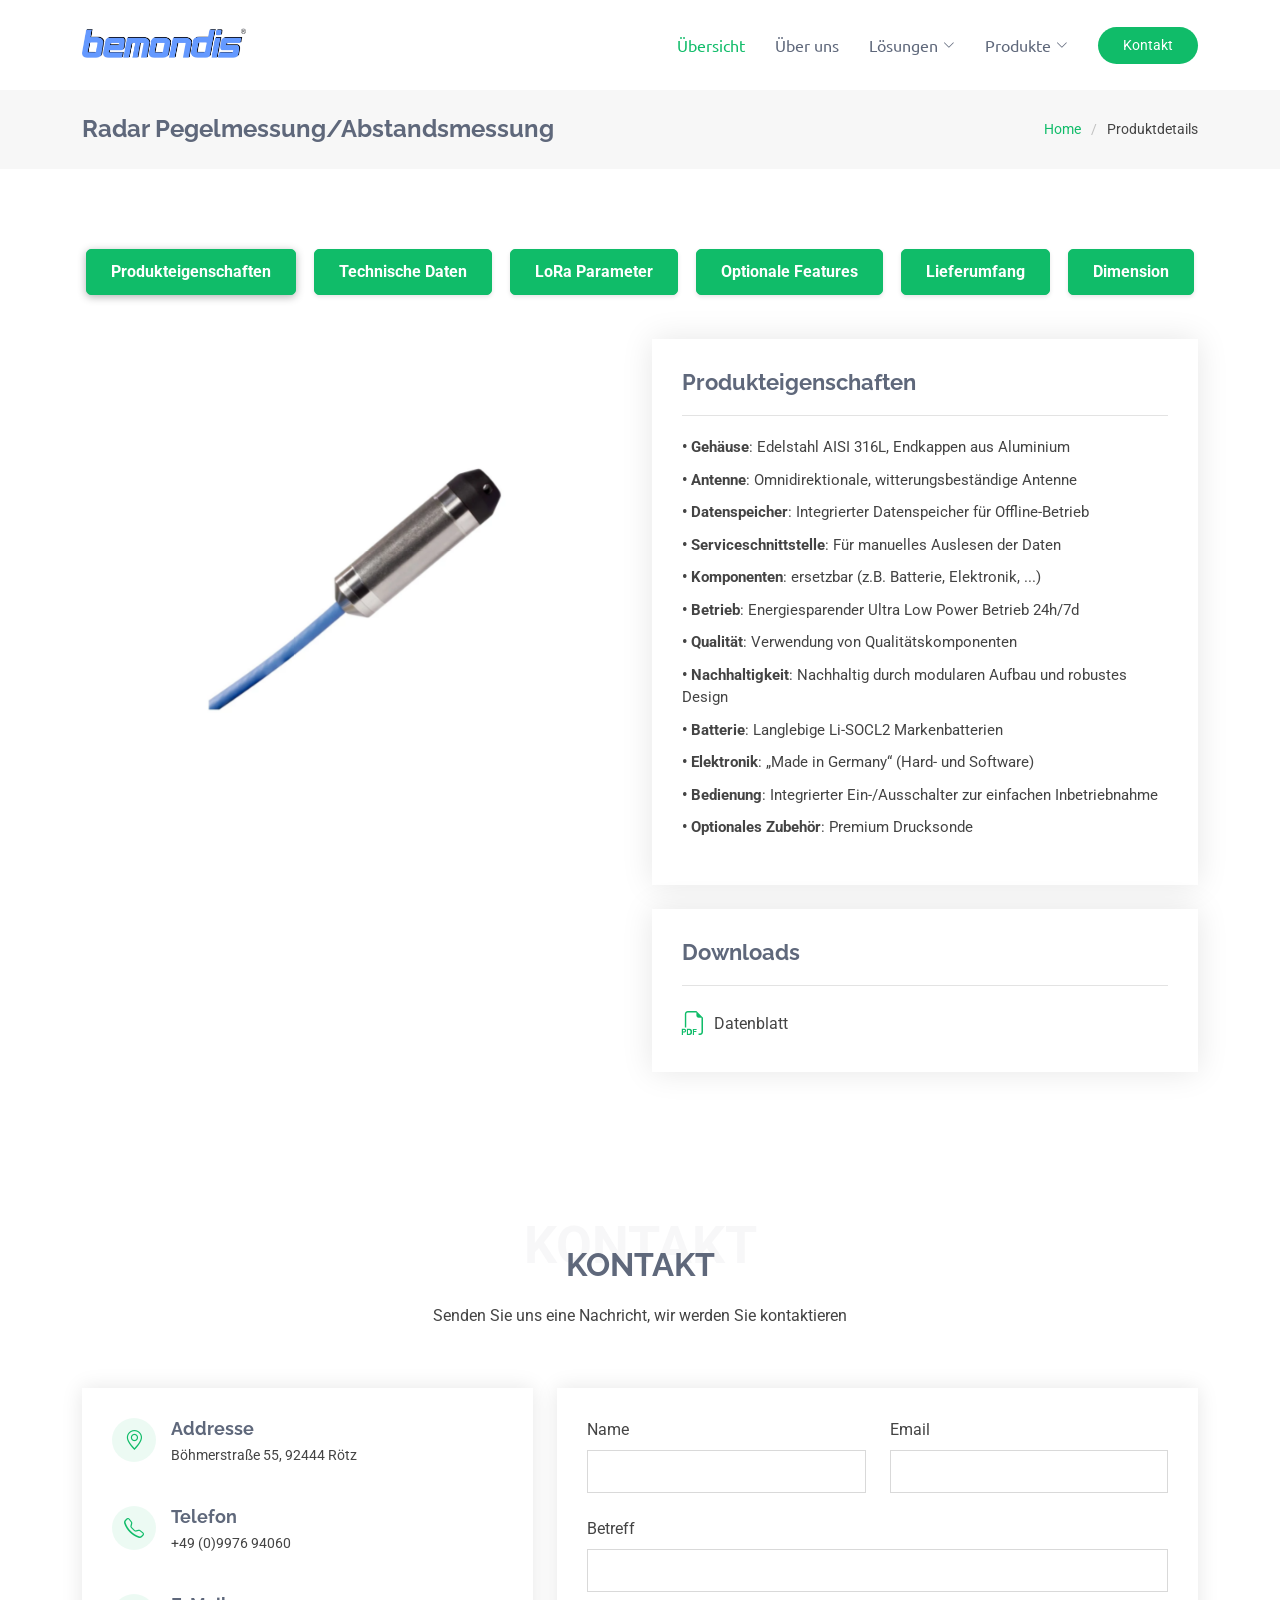
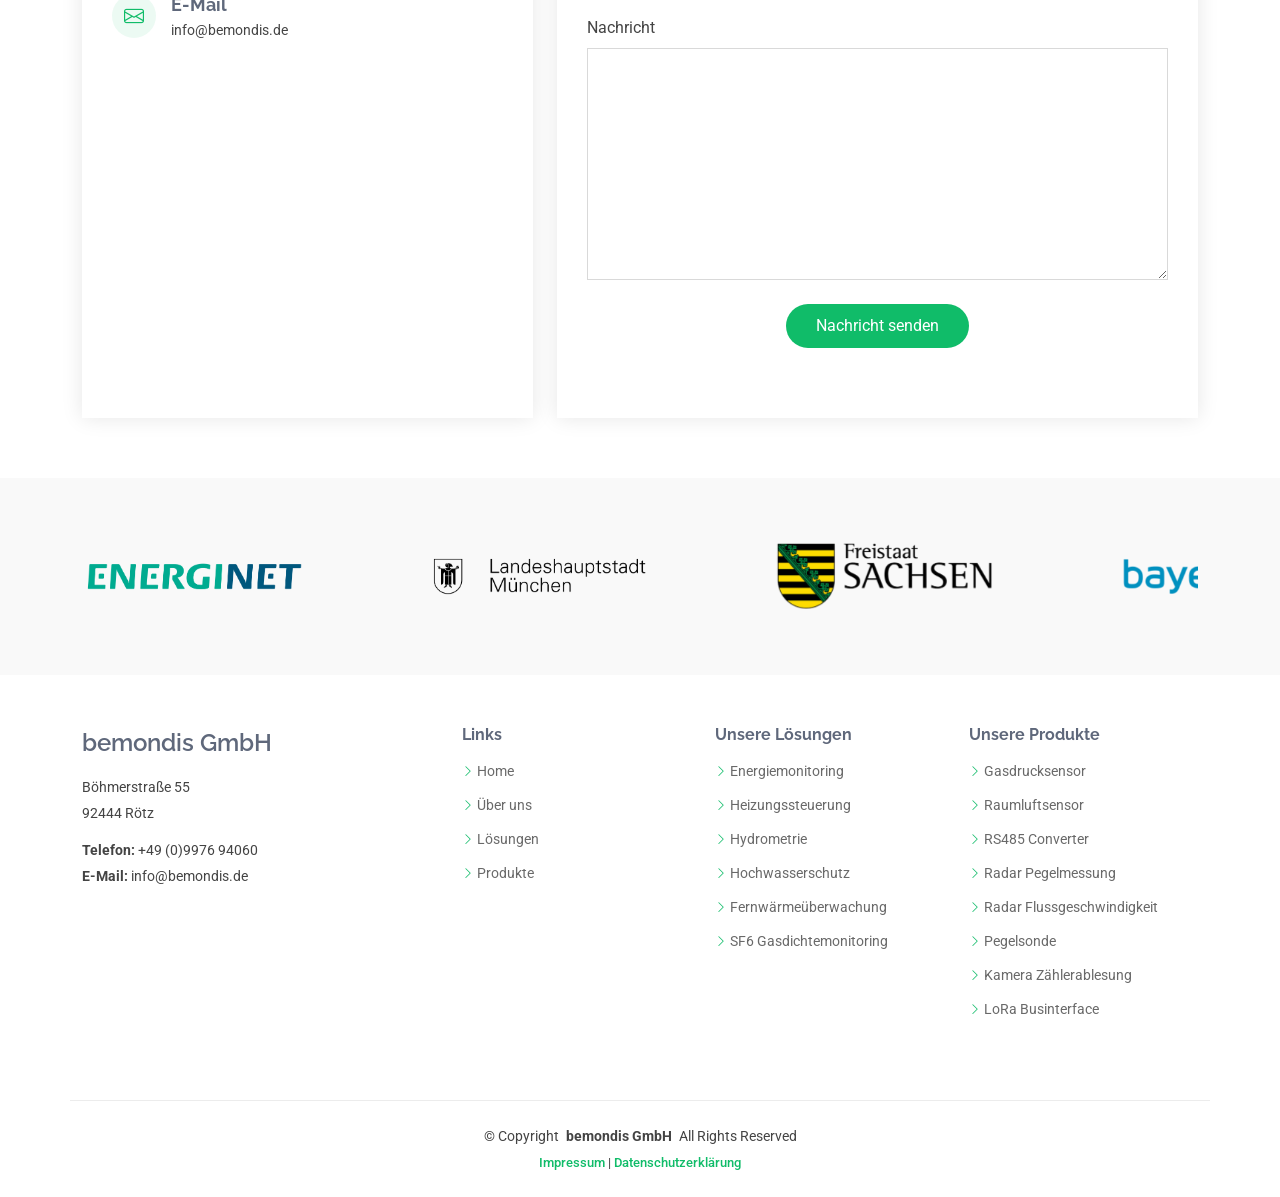
<file: product-details/pegelmessung.html>
<!DOCTYPE html>
<html lang="de">

<head>
  <meta charset="utf-8">
  <meta content="width=device-width, initial-scale=1.0" name="viewport">
  <title>bemondis GmbH</title>
  <meta name="description" content="">
  <meta name="keywords" content="">

  <!-- Favicons -->
  <link href="../assets/img/favicon/favicon-32x32.png" rel="icon">
  <link href="../assets/img/favicon/apple-touch-icon-120x120.png" rel="apple-touch-icon">

  <!-- Fonts -->
  <link href="https://fonts.googleapis.com" rel="preconnect">
  <link href="https://fonts.gstatic.com" rel="preconnect" crossorigin>
  <link href="https://fonts.googleapis.com/css2?family=Roboto:ital,wght@0,100;0,300;0,400;0,500;0,700;0,900;1,100;1,300;1,400;1,500;1,700;1,900&family=Raleway:ital,wght@0,100;0,200;0,300;0,400;0,500;0,600;0,700;0,800;0,900;1,100;1,200;1,300;1,400;1,500;1,600;1,700;1,800;1,900&family=Ubuntu:ital,wght@0,300;0,400;0,500;0,700;1,300;1,400;1,500;1,700&display=swap" rel="stylesheet">

  <!-- Vendor CSS Files -->
  <link href="../assets/vendor/bootstrap/css/bootstrap.min.css" rel="stylesheet">
  <link href="../assets/vendor/bootstrap-icons/bootstrap-icons.css" rel="stylesheet">
  <link href="../assets/vendor/aos/aos.css" rel="stylesheet">
  <link href="../assets/vendor/glightbox/css/glightbox.min.css" rel="stylesheet">
  <link href="../assets/vendor/swiper/swiper-bundle.min.css" rel="stylesheet">

  <!-- Main CSS File -->
  <link href="../assets/css/main.css" rel="stylesheet">

  <!-- =======================================================
  * Template Name: eNno
  * Template URL: https://bootstrapmade.com/enno-free-simple-bootstrap-template/
  * Updated: Aug 07 2024 with Bootstrap v5.3.3
  * Author: BootstrapMade.com
  * License: https://bootstrapmade.com/license/
  ======================================================== -->
</head>

<body class="index-page">

  <header id="header" class="header d-flex align-items-center sticky-top">
    <div class="container-fluid container-xl position-relative d-flex align-items-center">

      <a href="../index.html" class="logo d-flex align-items-center me-auto">
        <!-- Firmenlogo integrieren -->
        <img src="../assets/img/firmenlogo.png" alt="Firmenlogo" class="logo-img">
      </a>

      <nav id="navmenu" class="navmenu">
        <ul>
            <li><a href="../index.html#hero" class="active">Übersicht</a></li>
            <li><a href="../index.html#about">Über uns</a></li>
            <li class="dropdown">
                <a href="#solutions"><span>Lösungen</span> <i class="bi bi-chevron-down toggle-dropdown"></i></a>
                <ul>
                    <li><a href="../service-details.html#energiemonitoring">Energiemonitoring</a></li>
                    <li><a href="../service-details.html#heizungssteuerung">Heizungssteuerung</a></li>
                    <li><a href="../service-details.html#hydrometrie">Hydrometrie</a></li>
                    <li><a href="../service-details.html#hochwasserschutz">Hochwasserschutz</a></li>
                    <li><a href="../service-details.html#fernwaermeueberwachung">Fernwärmeüberwachung</a></li>
                    <li><a href="../service-details.html#sf6-gasdichtemonitoring">SF6-Gasdichtemonitoring</a></li>
                </ul>
            </li>
            <li class="dropdown">
                <a href="../index.html#portfolio"><span>Produkte</span> <i class="bi bi-chevron-down toggle-dropdown"></i></a>
                <ul>
                  <li><a href="../product-details/gasdrucksensor.html">Gasdrucksensor</a></li>
                  <li><a href="../product-details/raumluftsensor.html">Raumluftsensor</a></li>
                  <li><a href="../product-details/rs485.html">RS485 Converter</a></li>
                  <li><a href="../product-details/pegelmessung.html">Radar Pegelmessung/Abstandsmessung</a></li>
                  <li><a href="../product-details/flussgeschwindkeit.html">Radar Flussgeschwindigkeit</a></li>
                  <li><a href="../product-details/wasserstand.html">Pegelsonde für Tiefbrunnen</a></li>
                  <li><a href="../product-details/zählerablesung.html">Kamera Zählerablesung</a></li>
                  <li><a href="../product-details/businterface.html">LoRa Businterface</a></li>
                </ul>
            </li>
        </ul>
        <i class="mobile-nav-toggle d-xl-none bi bi-list"></i>
    </nav>

      <!-- "Get Started" Button, der auf den Contact-Abschnitt verweist -->
      <a class="btn-getstarted" href="../index.html#contact">Kontakt</a>

    </div>
  </header>

  <main class="main">

    <!-- Page Title -->
    <div class="page-title">
      <div class="container d-lg-flex justify-content-between align-items-center">
        <h1 class="mb-2 mb-lg-0">Radar Pegelmessung/Abstandsmessung</h1>
        <nav class="breadcrumbs">
          <ol>
            <li><a href="../index.html">Home</a></li>
            <li class="current">Produktdetails</li>
          </ol>
        </nav>
      </div>
    </div><!-- End Page Title -->

    <section id="portfolio-details" class="portfolio-details section">
      <div class="container" data-aos="fade-up" data-aos-delay="100">
        <!-- Buttons über gesamte Breite -->
        <div class="row mb-4">
          <div class="col-12">
            <div class="table-navigation d-flex justify-content-between">
              <button class="btn btn-outline-primary flex-fill mx-1 active" data-target="produkteigenschaften">Produkteigenschaften</button>
              <button class="btn btn-outline-primary flex-fill mx-1" data-target="technische-daten">Technische Daten</button>
              <button class="btn btn-outline-primary flex-fill mx-1" data-target="lora-parameter">LoRa Parameter</button>
              <button class="btn btn-outline-primary flex-fill mx-1" data-target="optionale-features">Optionale Features</button>
              <button class="btn btn-outline-primary flex-fill mx-1" data-target="lieferumfang">Lieferumfang</button>
              <button class="btn btn-outline-primary flex-fill mx-1" data-target="dimension">Dimension</button>
            </div>
          </div>
        </div>
    
        <!-- Bild und Text im 50/50-Layout -->
        <div class="row gy-4">
          <!-- Linker Bereich: Bilderslider (50 %) -->
          <div class="col-lg-6">
            <div class="portfolio-details-slider swiper init-swiper">
              <script type="application/json" class="swiper-config">
                {
                  "loop": true,
                  "speed": 600,
                  "autoplay": {
                    "delay": 5000
                  },
                  "slidesPerView": "auto",
                  "pagination": {
                    "el": ".swiper-pagination",
                    "type": "bullets",
                    "clickable": true
                  }
                }
              </script>
              <div class="swiper-wrapper align-items-center">
                <div class="swiper-slide">
                  <img src="../assets/img/pegelsonde.jpg" alt="">
                </div>
                <div class="swiper-slide">
                  <img src="../assets/img/pegelsonde.jpg" alt="">
                </div>
                <div class="swiper-slide">
                  <img src="../assets/img/pegelsonde.jpg" alt="">
                </div>
              </div>
              <div class="swiper-pagination"></div>
            </div>
          </div>
    
          <!-- Rechter Bereich: Produktdaten und Downloads (50 %) -->
          <div class="col-lg-6">
            <!-- Produkteigenschaften (Standardmäßig sichtbar) -->
            <div id="produkteigenschaften" class="portfolio-info mb-4" data-aos="fade-up" data-aos-delay="200">
              <h3>Produkteigenschaften</h3>
              <ul>
                <li><strong>• Gehäuse</strong>: Edelstahl AISI 316L, Endkappen aus Aluminium</li>
                <li><strong>• Antenne</strong>: Omnidirektionale, witterungsbeständige Antenne</li>
                <li><strong>• Datenspeicher</strong>: Integrierter Datenspeicher für Offline-Betrieb</li>
                <li><strong>• Serviceschnittstelle</strong>: Für manuelles Auslesen der Daten</li>
                <li><strong>• Komponenten</strong>: ersetzbar (z.B. Batterie, Elektronik, ...)</li>
                <li><strong>• Betrieb</strong>: Energiesparender Ultra Low Power Betrieb 24h/7d</li>
                <li><strong>• Qualität</strong>: Verwendung von Qualitätskomponenten</li>
                <li><strong>• Nachhaltigkeit</strong>: Nachhaltig durch modularen Aufbau und robustes Design</li>
                <li><strong>• Batterie</strong>: Langlebige Li-SOCL2 Markenbatterien</li>
                <li><strong>• Elektronik</strong>: „Made in Germany“ (Hard- und Software)</li>
                <li><strong>• Bedienung</strong>: Integrierter Ein-/Ausschalter zur einfachen Inbetriebnahme</li>
                <li><strong>• Optionales Zubehör</strong>: Premium Drucksonde</li>
              </ul>
            </div>
    
            <!-- Technische Daten (Standardmäßig ausgeblendet) -->
            <div id="technische-daten" class="portfolio-info mb-4" data-aos="fade-up" data-aos-delay="200" style="display: none;">
              <h3>Technische Daten</h3>
              <ul>
                <li><strong>• Übertragung</strong>: Wasserstand/-druck und Temperatur</li>
                <li><strong>• Datenlogging</strong>: Luftfeuchte, Luftdruck, Umgebungstemperatur</li>
                <li><strong>• Spannungsversorgung</strong>: Erfasst Zustand der Spannungsversorgung</li>
                <li><strong>• Genauigkeit Luftdruck </strong>: ± 1.7 hPa max.</li>
                <li><strong>• Genauigkeit Luftfeuchte</strong>: ±3 % RH</li>
                <li><strong>• Genauigkeit Temperatur</strong>: ± 1.25°C max.</li>
                <li><strong>• Umgebungstemperatur</strong>: -20...60°C</li>
                <li><strong>• Batterielaufzeit</strong>: > 5 Jahre @ 4 Samples pro Std.</li>
              </ul>
            </div>  
    
            <!-- LoRa Parameter (Standardmäßig ausgeblendet) -->
            <div id="lora-parameter" class="portfolio-info mb-4" data-aos="fade-up" data-aos-delay="200" style="display: none;">
              <h3>LoRa Parameter</h3>
              <ul>
                <li><strong>• Frequenz</strong>: 868 MHz</li>
                <li><strong>• Reichweite</strong>: Bis zu 15 km</li>
                <li><strong>• Stromverbrauch</strong>: 50 mA im Betrieb</li>
                <li><strong>• Protokoll</strong>: Class A, OTAA, FUOTA</li>
                <li><strong>• Antenne</strong>: LoRa 868MHz EU, externe Antenne</li>
                <li><strong>• Datenrate</strong>: Adaptiv oder statisch konfigurierbar</li>
                <li><strong>• Mikrocontroller</strong>: Moderner, energiesparender Mikrocontroller</li>
                <li><strong>• Sicherheit</strong>: Secure Key Management Hardware</li>
                <li><strong>• LoRa Version</strong>: 1.0.4</li>
              </ul>
            </div>
    
            <!-- Optionale Features (Standardmäßig ausgeblendet) -->
            <div id="optionale-features" class="portfolio-info mb-4" data-aos="fade-up" data-aos-delay="200" style="display: none;">
              <h3>Optionale Features</h3>
              <ul>
                <li><strong>•</strong> Anpassungen für Sonden mit anderem Datenausgang</li>
                <li><strong>•</strong> Individuelle Pegelrohradapter und Kabelabhängungen</li>
                <li><strong>•</strong> Kundenspezifische Firmware</li>
                <li><strong>•</strong> Anpassungen für weitere Anwendungen und Medien</li>
                <li><strong>•</strong> Kundenspezifisches Antennendesign</li>
                <li><strong>•</strong> LoRa class B Implementierung</li>
                <li><strong>•</strong> Support bei Planung, Installation, Integration, Service</li>
              </ul>
            </div>
    
            <!-- Lieferumfang (Standardmäßig ausgeblendet) -->
              <div id="lieferumfang" class="portfolio-info mb-4" data-aos="fade-up" data-aos-delay="200" style="display: none;">
                <h3>Lieferumfang</h3>
                <ul>
                  <li><strong>• System</strong>: LoRa Pegelmesssystem PMS-100 mit Antenne</li>
                  <li><strong>• Spannungsversorgung</strong>: Spannungsversorgung durch integrierte Batterien</li>
                  <li><strong>• Dokumentation</strong>: Betriebsanleitung</li>
                  <li><strong>• Software</strong>: JavaScript Payload Formatter</li>
                  <li><strong>• Integration</strong>: Integration Guide</li>
                </ul>
              </div>
              
    
            <!-- Dimension (Standardmäßig ausgeblendet) -->
            <div id="dimension" class="portfolio-info mb-4" data-aos="fade-up" data-aos-delay="200" style="display: none;">
              <h3>Dimension</h3>
              <ul>
                <li><strong>• Abmessungen (LxD)</strong>: 339x40 [mm]</li>
                <li><strong>• Gewicht</strong>: 0,45 [kg]</li>
              </ul>
            </div>

            <!-- Downloads (Eigene Tabelle, immer sichtbar) -->
            <div id="downloads" class="portfolio-info mb-4" data-aos="fade-up" data-aos-delay="200">
              <h3>Downloads</h3>
              <div class="download-catalog">
                <a href="../assets/downloads/PMS100_Datenblatt.pdf" download><i class="bi bi-filetype-pdf"></i><span>Datenblatt</span></a>
              </div>
            </div>
          </div>
        </div>
      </div>
    </section><!-- /Portfolio Details Section -->

<!-- Contact Section -->
<section id="contact" class="contact section">

  <!-- Section Title -->
  <div class="container section-title" data-aos="fade-up">
    <span>Kontakt</span>
    <h2>Kontakt</h2>
    <p>Senden Sie uns eine Nachricht, wir werden Sie kontaktieren</p>
  </div><!-- End Section Title -->

  <div class="container" data-aos="fade-up" data-aos-delay="100">

    <div class="row gy-4">

      <div class="col-lg-5">

        <div class="info-wrap">
          <div class="info-item d-flex" data-aos="fade-up" data-aos-delay="200">
            <i class="bi bi-geo-alt flex-shrink-0"></i>
            <div>
              <h3>Addresse</h3>
              <p>Böhmerstraße 55, 92444 Rötz</p>
            </div>
          </div><!-- End Info Item -->

          <div class="info-item d-flex" data-aos="fade-up" data-aos-delay="300">
            <i class="bi bi-telephone flex-shrink-0"></i>
            <div>
              <h3>Telefon</h3>
              <p>+49 (0)9976 94060</p>
            </div>
          </div><!-- End Info Item -->

          <div class="info-item d-flex" data-aos="fade-up" data-aos-delay="400">
            <i class="bi bi-envelope flex-shrink-0"></i>
            <div>
              <h3>E-Mail </h3>
              <p>info@bemondis.de</p>
            </div>
          </div><!-- End Info Item -->

          <iframe src="https://www.google.com/maps/embed?pb=!1m18!1m12!1m3!1d1046.9969224194472!2d12.537588704092263!3d49.34269219789711!2m3!1f0!2f0!3f0!3m2!1i1024!2i768!4f13.1!3m3!1m2!1s0x47a001da336f29ff%3A0xe00f912402b85f9!2sbemondis%20GmbH!5e1!3m2!1sde!2sde!4v1742546415944!5m2!1sde!2sde" width="470" height="300" style="border:0;" allowfullscreen="" loading="lazy" referrerpolicy="no-referrer-when-downgrade"></iframe>
        </div>
      </div>

      <div class="col-lg-7">
        <form action="forms/contact.php" method="post" class="php-email-form" data-aos="fade-up" data-aos-delay="200">
          <div class="row gy-4">

            <div class="col-md-6">
              <label for="name-field" class="pb-2">Name</label>
              <input type="text" name="name" id="name-field" class="form-control" required="">
            </div>

            <div class="col-md-6">
              <label for="email-field" class="pb-2">Email</label>
              <input type="email" class="form-control" name="email" id="email-field" required="">
            </div>

            <div class="col-md-12">
              <label for="subject-field" class="pb-2">Betreff</label>
              <input type="text" class="form-control" name="subject" id="subject-field" required="">
            </div>

            <div class="col-md-12">
              <label for="message-field" class="pb-2">Nachricht</label>
              <textarea class="form-control" name="message" rows="10" id="message-field" required=""></textarea>
            </div>

            <div class="col-md-12 text-center">
              <div class="loading">Lädt...</div>
              <div class="error-message"></div>
              <div class="sent-message">Deine Nachricht wurde gesendet. Vielen Dank!</div>

              <button type="submit">Nachricht senden</button>
            </div>

          </div>
        </form>
      </div><!-- End Contact Form -->

    </div>

  </div>

</section><!-- /Contact Section -->

</main>

   <!-- Clients Section -->
   <section id="clients" class="clients section light-background">

    <div class="container" data-aos="zoom-in">

      <div class="swiper init-swiper">
        <script type="application/json" class="swiper-config">
          {
            "loop": true,
            "speed": 600,
            "autoplay": {
              "delay": 5000
            },
            "slidesPerView": "auto",
            "pagination": {
              "el": ".swiper-pagination",
              "type": "bullets",
              "clickable": true
            },
            "breakpoints": {
              "320": {
                "slidesPerView": 2,
                "spaceBetween": 40
              },
              "480": {
                "slidesPerView": 3,
                "spaceBetween": 60
              },
              "640": {
                "slidesPerView": 4,
                "spaceBetween": 80
              },
              "992": {
                "slidesPerView": 5,
                "spaceBetween": 120
              },
              "1200": {
                "slidesPerView": 6,
                "spaceBetween": 120
              }
            }
          }
        </script>
        <div class="swiper-wrapper align-items-center">
          <div class="swiper-slide"><img src="../assets/img/Clients/bayernwerk.png" class="img-fluid" alt=""></div>
          <div class="swiper-slide"><img src="../assets/img/Clients/energienet.png" class="img-fluid" alt=""></div>
          <div class="swiper-slide"><img src="../assets/img/Clients/münchen.png" class="img-fluid" alt=""></div>
          <div class="swiper-slide"><img src="../assets/img/Clients/sachsen.png" class="img-fluid" alt=""></div>
        </div>
      </div>

    </div>
    
  </section>
  
  <!-- /Ende Clients Section -->

  <!-- /Anfang Footer -->

  <footer id="footer" class="footer">

    <div class="container footer-top">
      <div class="row gy-4">
        <div class="col-lg-4 col-md-6 footer-about">
          <a href="../index.html" class="d-flex align-items-center">
            <span class="sitename">bemondis GmbH</span>
          </a>
          <div class="footer-contact pt-3">
            <p>Böhmerstraße 55 </p>
            <p>92444 Rötz</p>
            <p class="mt-3"><strong>Telefon:</strong> <span>+49 (0)9976 94060</span></p>
            <p><strong>E-Mail:</strong> <span>info@bemondis.de</span></p>
          </div>
        </div>

        <div class="col-lg-2 col-md-3 footer-links">
          <h4>Links</h4>
          <ul>
            <li><i class="bi bi-chevron-right"></i> <a href="../index.html#">Home</a></li>
            <li><i class="bi bi-chevron-right"></i> <a href="../index.html#about">Über uns</a></li>
            <li><i class="bi bi-chevron-right"></i> <a href="../index.html#solutions">Lösungen</a></li>
            <li><i class="bi bi-chevron-right"></i> <a href="../index.html#portfolio">Produkte</a></li>
          </ul>
        </div>

        <div class="col-lg-2 col-md-3 footer-links">
          <h4>Unsere Lösungen</h4>
          <ul>
            <li><i class="bi bi-chevron-right"></i> <a href="../service-details.html#energiemonitoring">Energiemonitoring</a></li>
            <li><i class="bi bi-chevron-right"></i> <a href="../service-details.html#heizungssteuerung">Heizungssteuerung</a></li>
            <li><i class="bi bi-chevron-right"></i> <a href="../service-details.html#hydrometrie">Hydrometrie</a></li>
            <li><i class="bi bi-chevron-right"></i> <a href="../service-details.html#hochwasserschutz">Hochwasserschutz</a></li>
            <li><i class="bi bi-chevron-right"></i> <a href="../service-details.html#fernwaermeueberwachung">Fernwärmeüberwachung</a></li>
            <li><i class="bi bi-chevron-right"></i> <a href="../service-details.html#sf6-gasdichtemonitoring">SF6 Gasdichtemonitoring</a></li>
          </ul>
        </div>

       <div class="col-lg-2 col-md-3 footer-links">
         <h4>Unsere Produkte</h4>
         <ul>
           <li><i class="bi bi-chevron-right"></i> <a href="../product-details/gasdrucksensor.html">Gasdrucksensor</a></li>
           <li><i class="bi bi-chevron-right"></i> <a href="../product-details/raumluftsensor.html">Raumluftsensor</a></li>
           <li><i class="bi bi-chevron-right"></i> <a href="../product-details/rs485.html">RS485 Converter</a></li>
           <li><i class="bi bi-chevron-right"></i> <a href="../product-details/pegelmessung.html">Radar Pegelmessung</a></li>
           <li><i class="bi bi-chevron-right"></i> <a href="../product-details/flussgeschwindkeit.html">Radar Flussgeschwindigkeit</a></li>
           <li><i class="bi bi-chevron-right"></i> <a href="../product-details/wasserstand.html">Pegelsonde</a></li>
           <li><i class="bi bi-chevron-right"></i> <a href="../product-details/zählerablesung.html">Kamera Zählerablesung</a></li>
           <li><i class="bi bi-chevron-right"></i> <a href="../product-details/businterface.html">LoRa Businterface</a></li>
         </ul>
       </div>
     </div>
   </div>

<div class="container copyright text-center mt-4">
  <p>© <span>Copyright</span> <strong class="px-1 sitename">bemondis GmbH</strong> <span>All Rights Reserved</span></p>
  <div class="credits">
    <style>
      .credits a {
          font-family: 'Roboto', sans-serif; /* Roboto als Schriftart */
          font-size: 13px; /* Schriftgröße auf 18px erhöhen */
          font-weight: 500; /* Mittlere Schriftstärke */
          color: #10bc69; /* Farbe anpassen */
      }

      .credits a:hover {
          text-decoration: underline; /* Unterstreichung beim Hovern */
      }
  </style>
</head>
<body>
  <div class="credits">
      <a href="javascript:void(0)" onclick="openModal('impressum')">Impressum</a> | 
      <a href="javascript:void(0)" onclick="openModal('datenschutz')">Datenschutzerklärung</a>
  </div>

  <script>
      function openModal(contentType) {
          // Hier kommt deine Modal-Logik
          console.log('Öffne Modal für:', contentType);
      }
  </script>
</body>
</html>
  </div>
</div>

<!-- Modal-Fenster -->
<div id="modal" class="modal">
  <div class="modal-content">
      <span class="close" onclick="closeModal()">&times;</span>
      <div id="modal-body">
          <!-- Hier wird der Inhalt dynamisch eingefügt -->
      </div>
  </div>
</div>

<style>
  .modal {
      display: none;
      position: fixed;
      top: 0;
      left: 0;
      width: 100%;
      height: 100%;
      background-color: rgba(0, 0, 0, 0.5);
      z-index: 1000;
  }
  .modal-content {
      background-color: white;
      margin: 10% auto;
      padding: 20px;
      width: 80%;
      max-width: 1000px;
      border-radius: 5px;
      position: relative;
  }
  .close {
      position: absolute;
      top: 10px;
      right: 15px;
      font-size: 24px;
      cursor: pointer;
  }
  .close:hover {
      color: red;
  }
</style>

<script>
  function openModal(contentType) {
      const modal = document.getElementById('modal');
      const modalBody = document.getElementById('modal-body');

      if (contentType === 'impressum') {
          modalBody.innerHTML = `
              <h2>Impressum</h2
              <p>Angaben gemäß § 5 TMG:</p>
              <p>
                  <strong>bemondis GmbH</strong><br>
                  Rötzer Straße 36<br>
                  92431 Neunburg v. W.<br>
              <p>
                  Telefon: +49 09672 9242 30<br>
                  E-Mail: info@bemondis.de
              <p>
                  Geschäftsführer: Johannes Landkammer<br>
                  Eintragung im Handelsregister Regensburg<br>
                  Registernummer: HRB 5761<br>
                  UST-NR: 211/118/60316<br>
                  UST-Id-Nr., gem. §27 a Umsatzsteuergesetz: DE 13 18 36 145
              </p>
          `;
      } else if (contentType === 'datenschutz') {
          modalBody.innerHTML = `
              <h2>Datenschutzerklärung</h2>
          <p>Sofern innerhalb des Internetangebotes die Möglichkeit zur Eingabe persönlicher oder geschäftlicher Daten (Emailadressen, Namen, Anschriften) besteht, so erfolgt die Preisgabe dieser Daten seitens des Nutzers auf ausdrücklich freiwilliger Basis. Die Inanspruchnahme und Bezahlung aller angebotenen Dienste ist - soweit technisch möglich und zumutbar - auch ohne Angabe solcher Daten bzw. unter Angabe anonymisierter Daten oder eines Pseudonyms gestattet. Die Nutzung der im Rahmen des Impressums oder vergleichbarer Angaben veröffentlichten Kontaktdaten wie Postanschriften, Telefon- und Faxnummern sowie Emailadressen durch Dritte zur Übersendung von nicht ausdrücklich angeforderten Informationen ist nicht gestattet. Rechtliche Schritte gegen die Versender von sogenannten Spam-Mails bei Verstößen gegen dieses Verbot, sind ausdrücklich vorbehalten.</p>
          <p>Diese Seite nutzt aus Gründen der Sicherheit und zum Schutz der Übertragung vertraulicher Inhalte, wie zum Beispiel der Anfragen, die Sie an uns als Seitenbetreiber senden, eine SSL-Verschlüsselung. Eine verschlüsselte Verbindung erkennen Sie daran, dass in der Adresszeile des Browsers "https://" steht und ein Schloss-Symbol davor zu sehen ist. Wenn die SSL Verschlüsselung aktiviert ist, können die Daten, die Sie an uns übermitteln, in der Regel nicht von Dritten mitgelesen werden. Wir weisen darauf hin, dass die Datenübertragung im Internet (z.B. bei der Kommunikation per E-Mail) Sicherheitslücken aufweisen kann. Ein lückenloser Schutz der Daten vor dem Zugriff durch Dritte ist nicht möglich.</p>

          <h3>Erhebung und Verarbeitung von personenbezogenen Daten</h3>
          <p>Wenn Sie unsere Webseite besuchen, werden standardmäßig Log-Daten gespeichert. Log-Daten enthalten z. B. die IP-Adresse des Gerätes, mit dem Sie auf die Website oder einen Dienst zugreifen, die Art des Browsers, mit dem Sie zugreifen, die Webseite, die Sie zuvor besucht haben, Ihre Systemkonfiguration sowie Datum und Zeitangaben. Die IP-Adressen der Besucher unserer Webseite werden kurze Zeit nach Beendigung der Verbindung zu unserer Webseite anonymisiert oder gelöscht. Wir verarbeiten und nutzen diese Daten nicht.</p>

            <h3>Erfassung von Daten durch den Webhoster</h3>
          <p>Wir haben mit unserem derzeitigen Hoster eine Vereinbarung zur Auftragsverarbeitung nach Art. 28 Abs. 3 Datenschutz-Grundverordnung (DSGVO) getroffen. Aus datenschutzrechtlichen Gründen werden der Hostname bzw. die IP-Adresse des Clients, der die Website aufruft, in den Logfiles anonymisiert. Die Datenverarbeitung findet ausschließlich in Deutschland statt, d. h. unser Hoster unterliegt vollständig den in Deutschland geltenden gesetzlichen Vorschriften zum Datenschutz.</p>
          <p>Erfasst werden folgende Daten:</p>
          <ul>
          <li>Die anonyme IP-Adresse</li>
          <li>Das Element welches beim Aufruf der Seite angesprochen wurde</li>
          <li>Über welches Protokoll die Seite aufgerufen wurde</li>
          <li>Das Betriebssystem</li>
          <li>Der Browser und die Version</li>
          </ul>
          <p>Die Speicherung dieser Daten, (Anonyme IP, Betriebssystem, Browser usw.), gilt nicht als Verarbeitung der personenbezogene Daten, da die IP-Adresse des Besuchers anonymisiert wird.</p>

          <h3>Bei Nutzung unseres Kontaktformulars</h3>
          <p>Bei Fragen jeglicher Art bieten wir Ihnen die Möglichkeit, mit uns über ein auf der Website bereitgestelltes Formular Kontakt aufzunehmen. Dabei ist die Angabe einer gültigen E-Mail-Adresse erforderlich, damit wir wissen, von wem die Anfrage stammt und um diese beantworten zu können. Weitere Angaben können freiwillig getätigt werden. Die Datenverarbeitung zum Zwecke der Kontaktaufnahme mit uns erfolgt nach Art. 6 Abs. 1 S. 1 lit. a DSGVO auf Grundlage Ihrer freiwillig erteilten Einwilligung. Die für die Benutzung des Kontaktformulars von uns erhobenen personenbezogenen Daten werden nach Erledigung der von Ihnen gestellten Anfrage automatisch gelöscht. Die Dauer der Speicherung von personenbezogenen Daten bemisst sich anhand der jeweiligen gesetzlichen Aufbewahrungsfrist. Nach Ablauf der Frist werden die entsprechenden Daten routinemäßig gelöscht, sofern sie nicht mehr zur Vertragserfüllung oder Vertragsanbahnung erforderlich sind und/oder unsererseits kein berechtigtes Interesse an der Weiterspeicherung fortbesteht. Gebietet die Ausübung von Interventionsrechten die Löschung, werden die entsprechenden Daten unverzüglich gelöscht.</p>

          <h3>Cookies</h3>
          <p>Ein Cookie ist eine kleine Datei, die auf dem Computer des Benutzers gespeichert wird. Sie ermöglicht es, den Computer beim nächsten Besuch wiederzuerkennen. So setzt z.B. Ihre Einwilligung in die Verwendung von Cookies, ein Cookie, sodass Sie nicht jedes mal beim Besuch unserer Webseite erneut zustimmen müssen. Es gibt verschiedene Herangehensweisen Cookies einzuteilen. Ein zum Beispiel rein funktionales Cookie ist das has_js, es zeigt uns, ob JavaScript auf Ihrem Computer aktiviert oder deaktiviert ist. Um Cookies zu löschen oder um zu verhindern, dass Sie ohne Ihre ausdrückliche Zustimmung auf Ihrem Computer oder Mobilgerät gespeichert werden, können Sie Ihre Browsereinstellungen ändern. Die meisten Browser sind standardmäßig so eingestellt, dass sie Cookies akzeptieren. Nutzen Sie also Ihren Browser zur Entscheidung über Ihren Umgang mit Cookies. Im "Hilfe"-Bereich Ihres Browsers finden Sie nähere Informationen zu Ihren Cookie-Einstellungen. Es kann sein, dass Sie unsere Webseite nur eingeschränkt nutzen können, wenn Sie die Verwendung von Cookies ausschließen. Nutzen Sie die Webseite weiter und nehmen keine Auswahl bestimmter Cookies von uns oder von unseren Partnern vor, sehen wir darin Ihre Einwilligung. Weitere Tipps: Blockieren Sie Cookies von Drittanbietern. Cookies von Drittanbietern sind normalerweise nicht erforderlich, um die von Ihnen gewünschten Internetangebote zu nutzen. Wenn Sie weniger Spuren im Internet hinterlassen möchten, sollten Sie diese Cookies generell ablehnen. Verhindern Sie die Installation der geläufigsten Tracking-Tools. Es gibt eine Vielzahl von Erweiterungen, mit denen sich Tracking-Tools blockieren lassen.</p>

          <h3>Rechtlicher Hinweis</h3>
          <p>Die bemondis GmbH behält sich alle Rechte vor. Verlinkungen auf den Inhalt dieser Seiten sind nur gestattet, wenn diese vollständig, ohne Werbeframes der linkenden Seite dargestellt werden. Verstöße gegen das Copyright werden durch bemondis gerichtlich verfolgt. Jede unauthorisierte Nutzung der Marke bemondis oder von bemondis geschützter Warenzeichen, insbesondere die Vermarktung von Piraterieprodukten oder die Bewerbung solcher Produkte in Verbindung mit der Marke bemondis wird gerichtlich verfolgt. Vistrolux ist eine eingetragene Marke von bemondis GmbH. Die rechtlichen Hinweise auf dieser Webseite sowie alle Fragen und Streitigkeiten im Zusammenhang mit dieser Webseite unterliegen dem Recht der Bundesrepublik Deutschland. Wir weisen darauf hin, dass die Datenübertragung über das Internet derzeit im Wesentlichen ungesichert erfolgt, d.h. es ist keine sichere Übertragung gewährleistet. Es ist nicht ausgeschlossen, dass übermittelte Daten von Unbefugten zur Kenntnis genommen und eventuell sogar verfälscht werden.</p>

          <h3>Haftungsausschluss</h3>
          <h4>Inhalt der Website</h4>
          <p>Der Autor übernimmt keinerlei Gewähr für die Aktualität, Korrektheit, Vollständigkeit oder Qualität der bereitgestellten Informationen. Haftungsansprüche gegen den Autor, welche sich auf Schäden materieller oder ideeller Art beziehen, die durch die Nutzung oder Nichtnutzung der dargebotenen Informationen bzw. durch die Nutzung fehlerhafter und unvollständiger Informationen verursacht wurden, sind grundsätzlich ausgeschlossen, sofern seitens des Autors kein nachweislich vorsätzliches oder grob fahrlässiges Verschulden vorliegt. Alle Angebote sind freibleibend und unverbindlich. Der Autor behält es sich ausdrücklich vor, Teile der Seiten oder das gesamte Angebot ohne gesonderte Ankündigung zu verändern, zu ergänzen, zu löschen oder die Veröffentlichung zeitweise oder endgültig einzustellen.</p>

          <h4>Verweise und Links</h4>
          <p>Bei direkten oder indirekten Verweisen auf fremde Webseiten ("Hyperlinks"), die außerhalb des Verantwortungsbereiches des Autors liegen, würde eine Haftungsverpflichtung ausschließlich in dem Fall in Kraft treten, in dem der Autor von den Inhalten Kenntnis hat und es ihm technisch möglich und zumutbar wäre, die Nutzung im Falle rechtswidriger Inhalte zu verhindern. Der Autor erklärt hiermit ausdrücklich, dass zum Zeitpunkt der Linksetzung keine illegalen Inhalte auf den zu verlinkenden Seiten erkennbar waren. Auf die aktuelle und zukünftige Gestaltung, die Inhalte oder die Urheberschaft der verlinkten/verknüpften Seiten hat der Autor keinerlei Einfluss. Deshalb distanziert er sich hiermit ausdrücklich von allen Inhalten aller verlinkten /verknüpften Seiten, die nach der Linksetzung verändert wurden. Diese Feststellung gilt für alle innerhalb des eigenen Internetangebotes gesetzten Links und Verweise sowie für Fremdeinträge in vom Autor eingerichteten Gästebüchern, Diskussionsforen, Linkverzeichnissen, Mailinglisten und in allen anderen Formen von Datenbanken, auf deren Inhalt externe Schreibzugriffe möglich sind. Für illegale, fehlerhafte oder unvollständige Inhalte und insbesondere für Schäden, die aus der Nutzung oder Nichtnutzung solcherart dargebotener Informationen entstehen, haftet allein der Anbieter der Seite, auf welche verwiesen wurde, nicht derjenige, der über Links auf die jeweilige Veröffentlichung lediglich verweist.</p>

          <h3>Betroffenenrecht</h3>
          <p>Sie haben das Recht:</p>
          <ul>
          <li>gemäß Art. 15 DSGVO Auskunft über Ihre von uns verarbeiteten personenbezogenen Daten zu verlangen. Insbesondere können Sie Auskunft über die Verarbeitungszwecke, die Kategorie der personenbezogenen Daten, die Kategorien von Empfängern, gegenüber denen Ihre Daten offen gelegt wurden oder werden, die geplante Speicherdauer, das Bestehen eines Rechts auf Berichtigung, Löschung, Einschränkung der Verarbeitung oder Widerspruch, das Bestehen eines Beschwerderechts, die Herkunft ihrer Daten, sofern diese nicht bei uns erhoben wurden, sowie über das Bestehen einer automatisierten Entscheidungsfindung einschließlich Profiling und ggf. aussagekräftigen Informationen zu deren Einzelheiten verlangen;</li>
          <li>gemäß Art. 16 DSGVO unverzüglich die Berichtigung unrichtiger oder Vervollständigung Ihrer bei uns gespeicherten personenbezogenen Daten zu verlangen;</li>
          <li>gemäß Art. 17 DSGVO die Löschung Ihrer bei uns gespeicherten personenbezogenen Daten zu verlangen, soweit nicht die Verarbeitung zur Ausübung des Rechts auf freie Meinungsäußerung und Information, zur Erfüllung einer rechtlichen Verpflichtung, aus Gründen des öffentlichen Interesses oder zur Geltendmachung, Ausübung oder Verteidigung von Rechtsansprüchen erforderlich ist;</li>
          <li>gemäß Art. 18 DSGVO die Einschränkung der Verarbeitung Ihrer personenbezogenen Daten zu verlangen, soweit die Richtigkeit der Daten von Ihnen bestritten wird, die Verarbeitung unrechtmäßig ist, Sie aber deren Löschung ablehnen und wir die Daten nicht mehr benötigen, Sie jedoch diese zur Geltendmachung, Ausübung oder Verteidigung von Rechtsansprüchen benötigen oder Sie gemäß Art. 21 DSGVO Widerspruch gegen die Verarbeitung eingelegt haben;</li>
          <li>gemäß Art. 20 DSGVO Ihre personenbezogenen Daten, die Sie uns bereitgestellt haben, in einem strukturierten, gängigen und maschinenlesebaren Format zu erhalten oder die Übermittlung an einen anderen Verantwortlichen zu verlangen und</li>
          <li>gemäß Art. 7 Abs. 3 DSGVO Ihre einmal erteilte Einwilligung jederzeit gegenüber uns zu widerrufen. Dies hat zur Folge, dass wir die Datenverarbeitung, die auf dieser Einwilligung beruhte, für die Zukunft nicht mehr fortführen dürfen.</li>
          <li>gemäß Art. 51 der DSGVO haben Sie das Recht sich jederzeit an eine Aufsichtsbehörde in dem Mitgliedstaat Ihres Aufenthaltsortes oder Arbeitsplatzes oder des mutmaßlichen Verstoßes zu wenden, wenn Sie der Ansicht sind, dass die Verarbeitung der Sie betreffenden personenbezogenen Daten gegen die EU-Datenschutzgrundverordnung verstößt.</li>
          </ul>

          <h3>Widerspruchsrecht</h3>
          <p>Sofern Ihre personenbezogenen Daten auf Grundlage von berechtigten Interessen gemäß Art. 6 Abs. 1 S. 1 lit. f DSGVO verarbeitet werden, haben Sie das Recht, gemäß Art. 21 DSGVO Widerspruch gegen die Verarbeitung Ihrer personenbezogenen Daten einzulegen, soweit dafür Gründe vorliegen, die sich aus Ihrer besonderen Situation ergeben oder sich der Widerspruch gegen Direktwerbung richtet. Im letzteren Fall haben Sie ein generelles Widerspruchsrecht, das ohne Angabe einer besonderen Situation von uns umgesetzt wird. Möchten Sie von Ihrem Widerrufs- oder Widerspruchsrecht Gebrauch machen, schreiben Sie uns über diesen Link an.</p>

          <h3>Urheber- und Kennzeichenrecht</h3>
          <p>Der Autor ist bestrebt, in allen Publikationen die Urheberrechte der verwendeten Grafiken, Tondokumente, Videosequenzen und Texte zu beachten, von ihm selbst erstellte Grafiken, Tondokumente, Videosequenzen und Texte zu nutzen oder auf lizenzfreie Grafiken, Tondokumente, Videosequenzen und Texte zurückzugreifen. Die Inhalte unterliegen dem deutschen Urheberrecht. Alle innerhalb des Internetangebotes genannten und ggf. durch Dritte geschützten Marken- und Warenzeichen unterliegen uneingeschränkt den Bestimmungen des jeweils gültigen Kennzeichenrechts und den Besitzrechten der jeweiligen eingetragenen Eigentümer. Allein aufgrund der bloßen Nennung ist nicht der Schluss zu ziehen, dass Markenzeichen nicht durch Rechte Dritter geschützt sind! Das Copyright für veröffentlichte, vom Autor selbst erstellte Objekte bleibt allein beim Autor der Seiten. Eine Vervielfältigung oder Verwendung solcher Grafiken, Tondokumente, Videosequenzen und Texte in anderen elektronischen oder gedruckten Publikationen ist ohne ausdrückliche Zustimmung des Autors nicht gestattet. Sollten Sie trotzdem auf eine Urheberrechtsverletzung aufmerksam werden, bitten wir um einen entsprechenden Hinweis. Bei Bekanntwerden von Rechtsverletzungen werden wir derartige Inhalte umgehend entfernen.</p>

          <h3>Rechtswirksamkeit dieses Haftungsausschlusses</h3>
          <p>Dieser Haftungsausschluss ist als Teil des Internetangebotes zu betrachten, von dem aus auf diese Seite verwiesen wurde. Sofern Teile oder einzelne Formulierungen dieses Textes der geltenden Rechtslage nicht, nicht mehr oder nicht vollständig entsprechen sollten, bleiben die übrigen Teile des Dokumentes in ihrem Inhalt und ihrer Gültigkeit davon unberührt.</p>

          <h3>Änderung unserer Datenschutzbestimmungen</h3>
          <p>Wir behalten uns vor, diese Datenschutzerklärung anzupassen, damit sie den rechtlichen Anforderungen entspricht oder um Änderungen unserer Leistungen in der Datenschutzerklärung umzusetzen. Für Ihren erneuten Besuch gilt dann die neue Datenschutzerklärung.</p>
          `;
      }

      modal.style.display = 'block';
  }

  function closeModal() {
      const modal = document.getElementById('modal');
      modal.style.display = 'none';
  }

  window.onclick = function(event) {
      const modal = document.getElementById('modal');
      if (event.target === modal) {
          modal.style.display = 'none';
      }
  };
</script>
</div>

</footer>

<!-- /Ende Footer -->

<!-- Scroll Top -->
<a href="#" id="scroll-top" class="scroll-top d-flex align-items-center justify-content-center"><i class="bi bi-arrow-up-short"></i></a>

<!-- Preloader -->
<div id="preloader"></div>

<!-- Vendor JS Files -->
<script src="../assets/vendor/bootstrap/js/bootstrap.bundle.min.js"></script>
<script src="../assets/vendor/php-email-form/validate.js"></script>
<script src="../assets/vendor/aos/aos.js"></script>
<script src="../assets/vendor/glightbox/js/glightbox.min.js"></script>
<script src="../assets/vendor/purecounter/purecounter_vanilla.js"></script>
<script src="../assets/vendor/imagesloaded/imagesloaded.pkgd.min.js"></script>
<script src="../assets/vendor/isotope-layout/isotope.pkgd.min.js"></script>
<script src="../assets/vendor/swiper/swiper-bundle.min.js"></script>

<!-- Main JS File -->
<script src="../assets/js/main.js"></script>

</body>

</html>
</file>
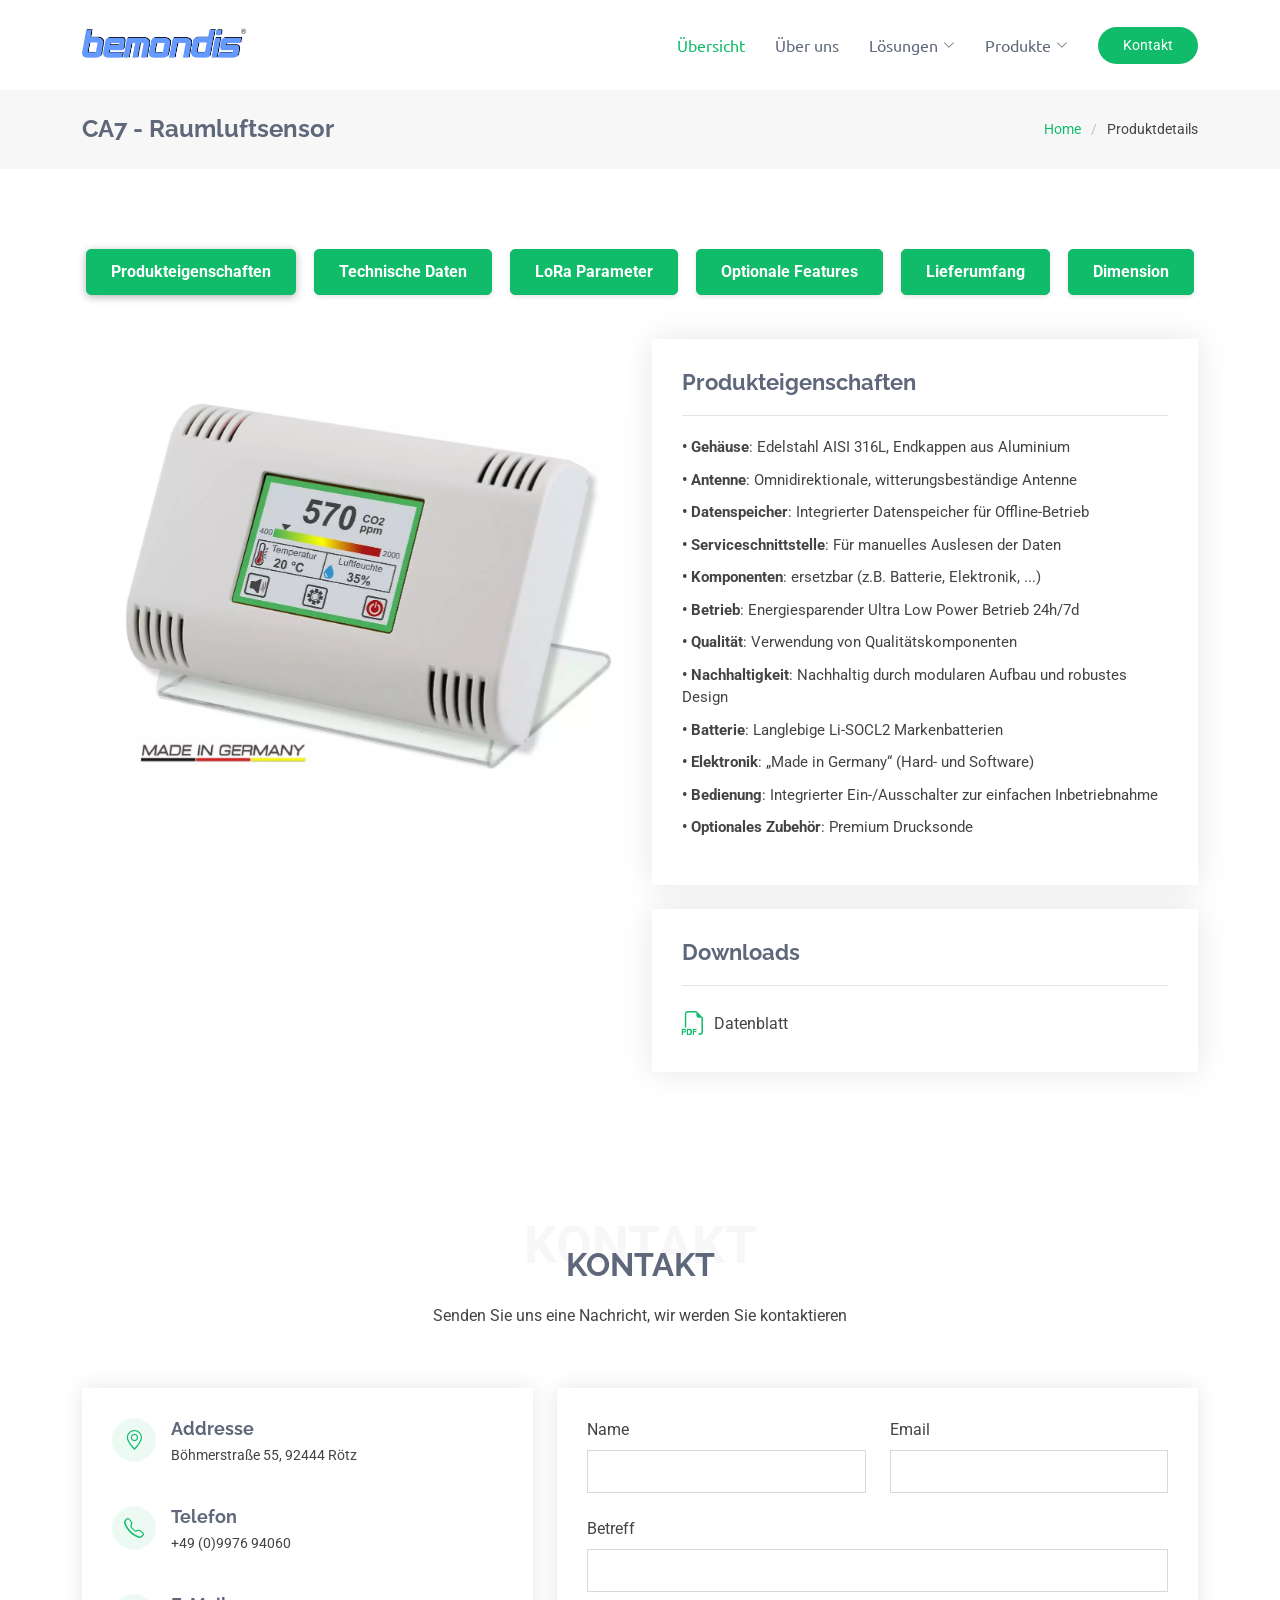
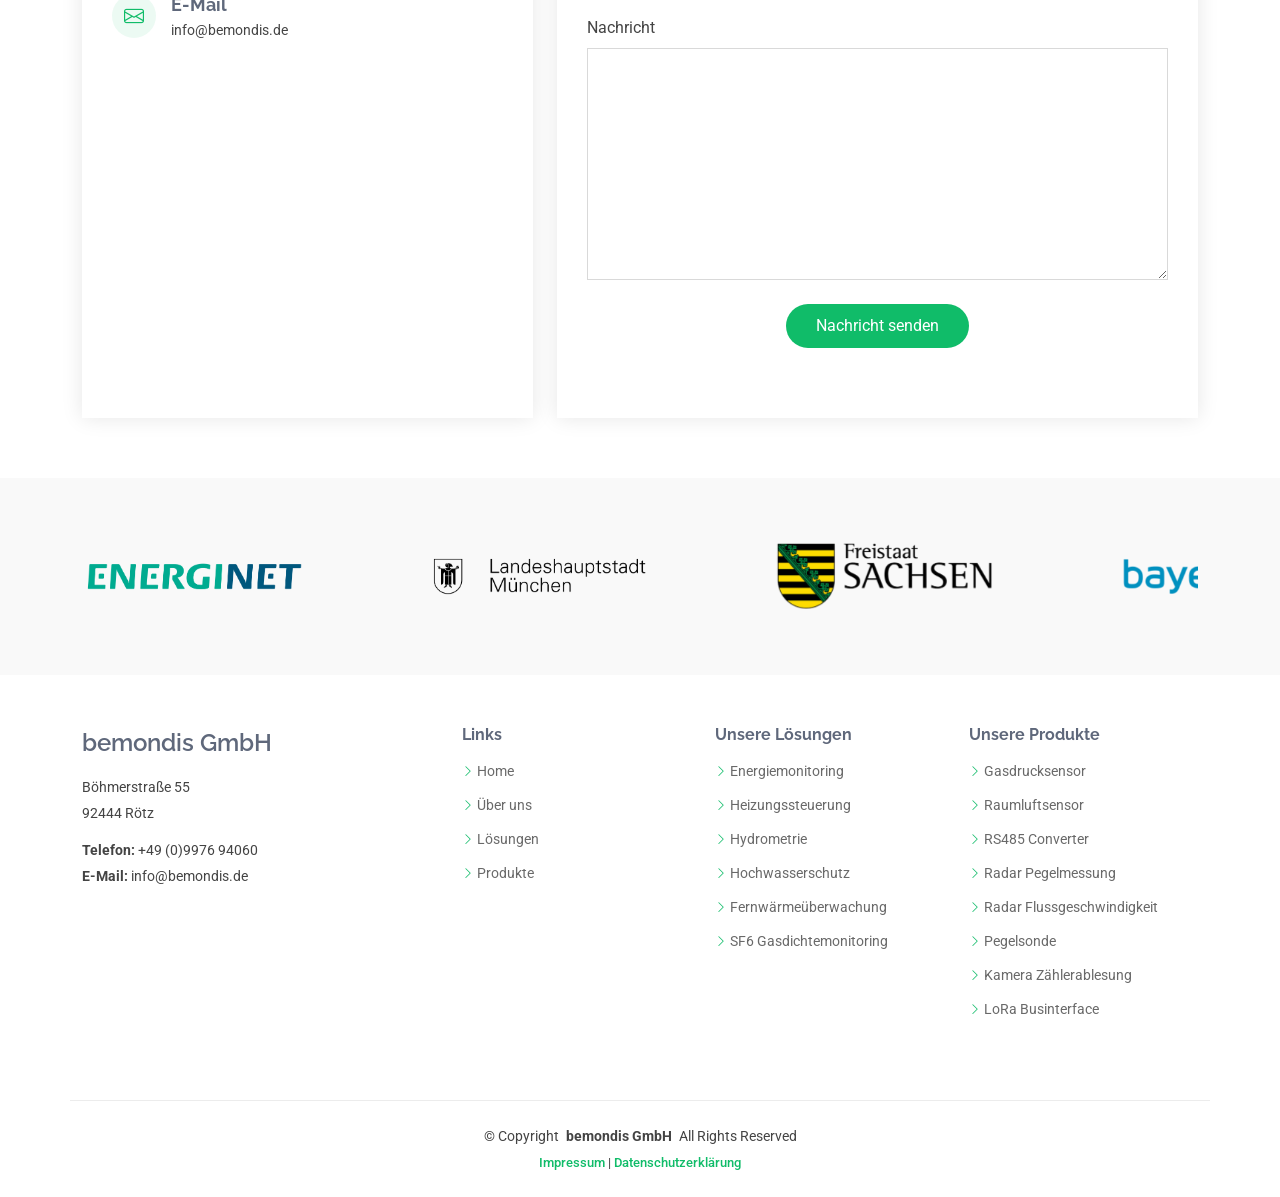
<file: product-details/raumluftsensor.html>
<!DOCTYPE html>
<html lang="de">

<head>
  <meta charset="utf-8">
  <meta content="width=device-width, initial-scale=1.0" name="viewport">
  <title>bemondis GmbH</title>
  <meta name="description" content="">
  <meta name="keywords" content="">

  <!-- Favicons -->
  <link href="../assets/img/favicon/favicon-32x32.png" rel="icon">
  <link href="../assets/img/favicon/apple-touch-icon-120x120.png" rel="apple-touch-icon">

  <!-- Fonts -->
  <link href="https://fonts.googleapis.com" rel="preconnect">
  <link href="https://fonts.gstatic.com" rel="preconnect" crossorigin>
  <link href="https://fonts.googleapis.com/css2?family=Roboto:ital,wght@0,100;0,300;0,400;0,500;0,700;0,900;1,100;1,300;1,400;1,500;1,700;1,900&family=Raleway:ital,wght@0,100;0,200;0,300;0,400;0,500;0,600;0,700;0,800;0,900;1,100;1,200;1,300;1,400;1,500;1,600;1,700;1,800;1,900&family=Ubuntu:ital,wght@0,300;0,400;0,500;0,700;1,300;1,400;1,500;1,700&display=swap" rel="stylesheet">

  <!-- Vendor CSS Files -->
  <link href="../assets/vendor/bootstrap/css/bootstrap.min.css" rel="stylesheet">
  <link href="../assets/vendor/bootstrap-icons/bootstrap-icons.css" rel="stylesheet">
  <link href="../assets/vendor/aos/aos.css" rel="stylesheet">
  <link href="../assets/vendor/glightbox/css/glightbox.min.css" rel="stylesheet">
  <link href="../assets/vendor/swiper/swiper-bundle.min.css" rel="stylesheet">

  <!-- Main CSS File -->
  <link href="../assets/css/main.css" rel="stylesheet">

  <!-- =======================================================
  * Template Name: eNno
  * Template URL: https://bootstrapmade.com/enno-free-simple-bootstrap-template/
  * Updated: Aug 07 2024 with Bootstrap v5.3.3
  * Author: BootstrapMade.com
  * License: https://bootstrapmade.com/license/
  ======================================================== -->
</head>

<body class="index-page">

  <header id="header" class="header d-flex align-items-center sticky-top">
    <div class="container-fluid container-xl position-relative d-flex align-items-center">

      <a href="../index.html" class="logo d-flex align-items-center me-auto">
        <!-- Firmenlogo integrieren -->
        <img src="../assets/img/firmenlogo.png" alt="Firmenlogo" class="logo-img">
      </a>

      <nav id="navmenu" class="navmenu">
        <ul>
            <li><a href="../index.html#hero" class="active">Übersicht</a></li>
            <li><a href="../index.html#about">Über uns</a></li>
            <li class="dropdown">
                <a href="#solutions"><span>Lösungen</span> <i class="bi bi-chevron-down toggle-dropdown"></i></a>
                <ul>
                    <li><a href="../service-details.html#energiemonitoring">Energiemonitoring</a></li>
                    <li><a href="../service-details.html#heizungssteuerung">Heizungssteuerung</a></li>
                    <li><a href="../service-details.html#hydrometrie">Hydrometrie</a></li>
                    <li><a href="../service-details.html#hochwasserschutz">Hochwasserschutz</a></li>
                    <li><a href="../service-details.html#fernwaermeueberwachung">Fernwärmeüberwachung</a></li>
                    <li><a href="../service-details.html#sf6-gasdichtemonitoring">SF6-Gasdichtemonitoring</a></li>
                </ul>
            </li>
            <li class="dropdown">
                <a href="../index.html#portfolio"><span>Produkte</span> <i class="bi bi-chevron-down toggle-dropdown"></i></a>
                <ul>
                  <li><a href="../product-details/gasdrucksensor.html">Gasdrucksensor</a></li>
                  <li><a href="../product-details/raumluftsensor.html">Raumluftsensor</a></li>
                  <li><a href="../product-details/rs485.html">RS485 Converter</a></li>
                  <li><a href="../product-details/pegelmessung.html">Radar Pegelmessung/Abstandsmessung</a></li>
                  <li><a href="../product-details/flussgeschwindkeit.html">Radar Flussgeschwindigkeit</a></li>
                  <li><a href="../product-details/wasserstand.html">Pegelsonde für Tiefbrunnen</a></li>
                  <li><a href="../product-details/zählerablesung.html">Kamera Zählerablesung</a></li>
                  <li><a href="../product-details/businterface.html">LoRa Businterface</a></li>
                </ul>
            </li>
        </ul>
        <i class="mobile-nav-toggle d-xl-none bi bi-list"></i>
    </nav>

      <!-- "Get Started" Button, der auf den Contact-Abschnitt verweist -->
      <a class="btn-getstarted" href="../index.html#contact">Kontakt</a>

    </div>
  </header>

  <main class="main">

    <!-- Page Title -->
    <div class="page-title">
      <div class="container d-lg-flex justify-content-between align-items-center">
        <h1 class="mb-2 mb-lg-0">CA7 - Raumluftsensor</h1>
        <nav class="breadcrumbs">
          <ol>
            <li><a href="../index.html">Home</a></li>
            <li class="current">Produktdetails</li>
          </ol>
        </nav>
      </div>
    </div><!-- End Page Title -->

    <section id="portfolio-details" class="portfolio-details section">
      <div class="container" data-aos="fade-up" data-aos-delay="100">
        <!-- Buttons über gesamte Breite -->
        <div class="row mb-4">
          <div class="col-12">
            <div class="table-navigation d-flex justify-content-between">
              <button class="btn btn-outline-primary flex-fill mx-1 active" data-target="produkteigenschaften">Produkteigenschaften</button>
              <button class="btn btn-outline-primary flex-fill mx-1" data-target="technische-daten">Technische Daten</button>
              <button class="btn btn-outline-primary flex-fill mx-1" data-target="lora-parameter">LoRa Parameter</button>
              <button class="btn btn-outline-primary flex-fill mx-1" data-target="optionale-features">Optionale Features</button>
              <button class="btn btn-outline-primary flex-fill mx-1" data-target="lieferumfang">Lieferumfang</button>
              <button class="btn btn-outline-primary flex-fill mx-1" data-target="dimension">Dimension</button>
            </div>
          </div>
        </div>
    
        <!-- Bild und Text im 50/50-Layout -->
        <div class="row gy-4">
          <!-- Linker Bereich: Bilderslider (50 %) -->
          <div class="col-lg-6">
            <div class="portfolio-details-slider swiper init-swiper">
              <script type="application/json" class="swiper-config">
                {
                  "loop": true,
                  "speed": 600,
                  "autoplay": {
                    "delay": 5000
                  },
                  "slidesPerView": "auto",
                  "pagination": {
                    "el": ".swiper-pagination",
                    "type": "bullets",
                    "clickable": true
                  }
                }
              </script>
              <div class="swiper-wrapper align-items-center">
                <div class="swiper-slide">
                  <img src="../assets/img/CO2.jpg" alt="">
                </div>
                <div class="swiper-slide">
                  <img src="../assets/img/CO2.jpg" alt="">
                </div>
                <div class="swiper-slide">
                  <img src="../assets/img/CO2.jpg" alt="">
                </div>
              </div>
              <div class="swiper-pagination"></div>
            </div>
          </div>
    
          <!-- Rechter Bereich: Produktdaten und Downloads (50 %) -->
          <div class="col-lg-6">
            <!-- Produkteigenschaften (Standardmäßig sichtbar) -->
            <div id="produkteigenschaften" class="portfolio-info mb-4" data-aos="fade-up" data-aos-delay="200">
              <h3>Produkteigenschaften</h3>
              <ul>
                <li><strong>• Gehäuse</strong>: Edelstahl AISI 316L, Endkappen aus Aluminium</li>
                <li><strong>• Antenne</strong>: Omnidirektionale, witterungsbeständige Antenne</li>
                <li><strong>• Datenspeicher</strong>: Integrierter Datenspeicher für Offline-Betrieb</li>
                <li><strong>• Serviceschnittstelle</strong>: Für manuelles Auslesen der Daten</li>
                <li><strong>• Komponenten</strong>: ersetzbar (z.B. Batterie, Elektronik, ...)</li>
                <li><strong>• Betrieb</strong>: Energiesparender Ultra Low Power Betrieb 24h/7d</li>
                <li><strong>• Qualität</strong>: Verwendung von Qualitätskomponenten</li>
                <li><strong>• Nachhaltigkeit</strong>: Nachhaltig durch modularen Aufbau und robustes Design</li>
                <li><strong>• Batterie</strong>: Langlebige Li-SOCL2 Markenbatterien</li>
                <li><strong>• Elektronik</strong>: „Made in Germany“ (Hard- und Software)</li>
                <li><strong>• Bedienung</strong>: Integrierter Ein-/Ausschalter zur einfachen Inbetriebnahme</li>
                <li><strong>• Optionales Zubehör</strong>: Premium Drucksonde</li>
              </ul>
            </div>
    
            <!-- Technische Daten (Standardmäßig ausgeblendet) -->
            <div id="technische-daten" class="portfolio-info mb-4" data-aos="fade-up" data-aos-delay="200" style="display: none;">
              <h3>Technische Daten</h3>
              <ul>
                <li><strong>• Übertragung</strong>: Wasserstand/-druck und Temperatur</li>
                <li><strong>• Datenlogging</strong>: Luftfeuchte, Luftdruck, Umgebungstemperatur</li>
                <li><strong>• Spannungsversorgung</strong>: Erfasst Zustand der Spannungsversorgung</li>
                <li><strong>• Genauigkeit Luftdruck </strong>: ± 1.7 hPa max.</li>
                <li><strong>• Genauigkeit Luftfeuchte</strong>: ±3 % RH</li>
                <li><strong>• Genauigkeit Temperatur</strong>: ± 1.25°C max.</li>
                <li><strong>• Umgebungstemperatur</strong>: -20...60°C</li>
                <li><strong>• Batterielaufzeit</strong>: > 5 Jahre @ 4 Samples pro Std.</li>
              </ul>
            </div>  
    
            <!-- LoRa Parameter (Standardmäßig ausgeblendet) -->
            <div id="lora-parameter" class="portfolio-info mb-4" data-aos="fade-up" data-aos-delay="200" style="display: none;">
              <h3>LoRa Parameter</h3>
              <ul>
                <li><strong>• Frequenz</strong>: 868 MHz</li>
                <li><strong>• Reichweite</strong>: Bis zu 15 km</li>
                <li><strong>• Stromverbrauch</strong>: 50 mA im Betrieb</li>
                <li><strong>• Protokoll</strong>: Class A, OTAA, FUOTA</li>
                <li><strong>• Antenne</strong>: LoRa 868MHz EU, externe Antenne</li>
                <li><strong>• Datenrate</strong>: Adaptiv oder statisch konfigurierbar</li>
                <li><strong>• Mikrocontroller</strong>: Moderner, energiesparender Mikrocontroller</li>
                <li><strong>• Sicherheit</strong>: Secure Key Management Hardware</li>
                <li><strong>• LoRa Version</strong>: 1.0.4</li>
              </ul>
            </div>
    
            <!-- Optionale Features (Standardmäßig ausgeblendet) -->
            <div id="optionale-features" class="portfolio-info mb-4" data-aos="fade-up" data-aos-delay="200" style="display: none;">
              <h3>Optionale Features</h3>
              <ul>
                <li><strong>•</strong> Anpassungen für Sonden mit anderem Datenausgang</li>
                <li><strong>•</strong> Individuelle Pegelrohradapter und Kabelabhängungen</li>
                <li><strong>•</strong> Kundenspezifische Firmware</li>
                <li><strong>•</strong> Anpassungen für weitere Anwendungen und Medien</li>
                <li><strong>•</strong> Kundenspezifisches Antennendesign</li>
                <li><strong>•</strong> LoRa class B Implementierung</li>
                <li><strong>•</strong> Support bei Planung, Installation, Integration, Service</li>
              </ul>
            </div>
    
            <!-- Lieferumfang (Standardmäßig ausgeblendet) -->
              <div id="lieferumfang" class="portfolio-info mb-4" data-aos="fade-up" data-aos-delay="200" style="display: none;">
                <h3>Lieferumfang</h3>
                <ul>
                  <li><strong>• System</strong>: LoRa Pegelmesssystem PMS-100 mit Antenne</li>
                  <li><strong>• Spannungsversorgung</strong>: Spannungsversorgung durch integrierte Batterien</li>
                  <li><strong>• Dokumentation</strong>: Betriebsanleitung</li>
                  <li><strong>• Software</strong>: JavaScript Payload Formatter</li>
                  <li><strong>• Integration</strong>: Integration Guide</li>
                </ul>
              </div>
              
    
            <!-- Dimension (Standardmäßig ausgeblendet) -->
            <div id="dimension" class="portfolio-info mb-4" data-aos="fade-up" data-aos-delay="200" style="display: none;">
              <h3>Dimension</h3>
              <ul>
                <li><strong>• Abmessungen (LxD)</strong>: 339x40 [mm]</li>
                <li><strong>• Gewicht</strong>: 0,45 [kg]</li>
              </ul>
            </div>

            <!-- Downloads (Eigene Tabelle, immer sichtbar) -->
            <div id="downloads" class="portfolio-info mb-4" data-aos="fade-up" data-aos-delay="200">
              <h3>Downloads</h3>
              <div class="download-catalog">
                <a href="../assets/downloads/PMS100_Datenblatt.pdf" download><i class="bi bi-filetype-pdf"></i><span>Datenblatt</span></a>
              </div>
            </div>
          </div>
        </div>
      </div>
    </section><!-- /Portfolio Details Section -->

<!-- Contact Section -->
<section id="contact" class="contact section">

  <!-- Section Title -->
  <div class="container section-title" data-aos="fade-up">
    <span>Kontakt</span>
    <h2>Kontakt</h2>
    <p>Senden Sie uns eine Nachricht, wir werden Sie kontaktieren</p>
  </div><!-- End Section Title -->

  <div class="container" data-aos="fade-up" data-aos-delay="100">

    <div class="row gy-4">

      <div class="col-lg-5">

        <div class="info-wrap">
          <div class="info-item d-flex" data-aos="fade-up" data-aos-delay="200">
            <i class="bi bi-geo-alt flex-shrink-0"></i>
            <div>
              <h3>Addresse</h3>
              <p>Böhmerstraße 55, 92444 Rötz</p>
            </div>
          </div><!-- End Info Item -->

          <div class="info-item d-flex" data-aos="fade-up" data-aos-delay="300">
            <i class="bi bi-telephone flex-shrink-0"></i>
            <div>
              <h3>Telefon</h3>
              <p>+49 (0)9976 94060</p>
            </div>
          </div><!-- End Info Item -->

          <div class="info-item d-flex" data-aos="fade-up" data-aos-delay="400">
            <i class="bi bi-envelope flex-shrink-0"></i>
            <div>
              <h3>E-Mail </h3>
              <p>info@bemondis.de</p>
            </div>
          </div><!-- End Info Item -->

          <iframe src="https://www.google.com/maps/embed?pb=!1m18!1m12!1m3!1d1046.9969224194472!2d12.537588704092263!3d49.34269219789711!2m3!1f0!2f0!3f0!3m2!1i1024!2i768!4f13.1!3m3!1m2!1s0x47a001da336f29ff%3A0xe00f912402b85f9!2sbemondis%20GmbH!5e1!3m2!1sde!2sde!4v1742546415944!5m2!1sde!2sde" width="470" height="300" style="border:0;" allowfullscreen="" loading="lazy" referrerpolicy="no-referrer-when-downgrade"></iframe>
        </div>
      </div>

      <div class="col-lg-7">
        <form action="forms/contact.php" method="post" class="php-email-form" data-aos="fade-up" data-aos-delay="200">
          <div class="row gy-4">

            <div class="col-md-6">
              <label for="name-field" class="pb-2">Name</label>
              <input type="text" name="name" id="name-field" class="form-control" required="">
            </div>

            <div class="col-md-6">
              <label for="email-field" class="pb-2">Email</label>
              <input type="email" class="form-control" name="email" id="email-field" required="">
            </div>

            <div class="col-md-12">
              <label for="subject-field" class="pb-2">Betreff</label>
              <input type="text" class="form-control" name="subject" id="subject-field" required="">
            </div>

            <div class="col-md-12">
              <label for="message-field" class="pb-2">Nachricht</label>
              <textarea class="form-control" name="message" rows="10" id="message-field" required=""></textarea>
            </div>

            <div class="col-md-12 text-center">
              <div class="loading">Lädt...</div>
              <div class="error-message"></div>
              <div class="sent-message">Deine Nachricht wurde gesendet. Vielen Dank!</div>

              <button type="submit">Nachricht senden</button>
            </div>

          </div>
        </form>
      </div><!-- End Contact Form -->

    </div>

  </div>

</section><!-- /Contact Section -->

</main>

   <!-- Clients Section -->
   <section id="clients" class="clients section light-background">

    <div class="container" data-aos="zoom-in">

      <div class="swiper init-swiper">
        <script type="application/json" class="swiper-config">
          {
            "loop": true,
            "speed": 600,
            "autoplay": {
              "delay": 5000
            },
            "slidesPerView": "auto",
            "pagination": {
              "el": ".swiper-pagination",
              "type": "bullets",
              "clickable": true
            },
            "breakpoints": {
              "320": {
                "slidesPerView": 2,
                "spaceBetween": 40
              },
              "480": {
                "slidesPerView": 3,
                "spaceBetween": 60
              },
              "640": {
                "slidesPerView": 4,
                "spaceBetween": 80
              },
              "992": {
                "slidesPerView": 5,
                "spaceBetween": 120
              },
              "1200": {
                "slidesPerView": 6,
                "spaceBetween": 120
              }
            }
          }
        </script>
        <div class="swiper-wrapper align-items-center">
          <div class="swiper-slide"><img src="../assets/img/Clients/bayernwerk.png" class="img-fluid" alt=""></div>
          <div class="swiper-slide"><img src="../assets/img/Clients/energienet.png" class="img-fluid" alt=""></div>
          <div class="swiper-slide"><img src="../assets/img/Clients/münchen.png" class="img-fluid" alt=""></div>
          <div class="swiper-slide"><img src="../assets/img/Clients/sachsen.png" class="img-fluid" alt=""></div>
        </div>
      </div>

    </div>
    
  </section>
  
  <!-- /Ende Clients Section -->

  <!-- /Anfang Footer -->

  <footer id="footer" class="footer">

    <div class="container footer-top">
      <div class="row gy-4">
        <div class="col-lg-4 col-md-6 footer-about">
          <a href="../index.html" class="d-flex align-items-center">
            <span class="sitename">bemondis GmbH</span>
          </a>
          <div class="footer-contact pt-3">
            <p>Böhmerstraße 55 </p>
            <p>92444 Rötz</p>
            <p class="mt-3"><strong>Telefon:</strong> <span>+49 (0)9976 94060</span></p>
            <p><strong>E-Mail:</strong> <span>info@bemondis.de</span></p>
          </div>
        </div>

        <div class="col-lg-2 col-md-3 footer-links">
          <h4>Links</h4>
          <ul>
            <li><i class="bi bi-chevron-right"></i> <a href="../index.html#">Home</a></li>
            <li><i class="bi bi-chevron-right"></i> <a href="../index.html#about">Über uns</a></li>
            <li><i class="bi bi-chevron-right"></i> <a href="../index.html#solutions">Lösungen</a></li>
            <li><i class="bi bi-chevron-right"></i> <a href="../index.html#portfolio">Produkte</a></li>
          </ul>
        </div>

        <div class="col-lg-2 col-md-3 footer-links">
          <h4>Unsere Lösungen</h4>
          <ul>
            <li><i class="bi bi-chevron-right"></i> <a href="../service-details.html#energiemonitoring">Energiemonitoring</a></li>
            <li><i class="bi bi-chevron-right"></i> <a href="../service-details.html#heizungssteuerung">Heizungssteuerung</a></li>
            <li><i class="bi bi-chevron-right"></i> <a href="../service-details.html#hydrometrie">Hydrometrie</a></li>
            <li><i class="bi bi-chevron-right"></i> <a href="../service-details.html#hochwasserschutz">Hochwasserschutz</a></li>
            <li><i class="bi bi-chevron-right"></i> <a href="../service-details.html#fernwaermeueberwachung">Fernwärmeüberwachung</a></li>
            <li><i class="bi bi-chevron-right"></i> <a href="../service-details.html#sf6-gasdichtemonitoring">SF6 Gasdichtemonitoring</a></li>
          </ul>
        </div>

       <div class="col-lg-2 col-md-3 footer-links">
         <h4>Unsere Produkte</h4>
         <ul>
           <li><i class="bi bi-chevron-right"></i> <a href="../product-details/gasdrucksensor.html">Gasdrucksensor</a></li>
           <li><i class="bi bi-chevron-right"></i> <a href="../product-details/raumluftsensor.html">Raumluftsensor</a></li>
           <li><i class="bi bi-chevron-right"></i> <a href="../product-details/rs485.html">RS485 Converter</a></li>
           <li><i class="bi bi-chevron-right"></i> <a href="../product-details/pegelmessung.html">Radar Pegelmessung</a></li>
           <li><i class="bi bi-chevron-right"></i> <a href="../product-details/flussgeschwindkeit.html">Radar Flussgeschwindigkeit</a></li>
           <li><i class="bi bi-chevron-right"></i> <a href="../product-details/wasserstand.html">Pegelsonde</a></li>
           <li><i class="bi bi-chevron-right"></i> <a href="../product-details/zählerablesung.html">Kamera Zählerablesung</a></li>
           <li><i class="bi bi-chevron-right"></i> <a href="../product-details/businterface.html">LoRa Businterface</a></li>
         </ul>
       </div>
     </div>
   </div>

<div class="container copyright text-center mt-4">
  <p>© <span>Copyright</span> <strong class="px-1 sitename">bemondis GmbH</strong> <span>All Rights Reserved</span></p>
  <div class="credits">
    <style>
      .credits a {
          font-family: 'Roboto', sans-serif; /* Roboto als Schriftart */
          font-size: 13px; /* Schriftgröße auf 18px erhöhen */
          font-weight: 500; /* Mittlere Schriftstärke */
          color: #10bc69; /* Farbe anpassen */
      }

      .credits a:hover {
          text-decoration: underline; /* Unterstreichung beim Hovern */
      }
  </style>
</head>
<body>
  <div class="credits">
      <a href="javascript:void(0)" onclick="openModal('impressum')">Impressum</a> | 
      <a href="javascript:void(0)" onclick="openModal('datenschutz')">Datenschutzerklärung</a>
  </div>

  <script>
      function openModal(contentType) {
          // Hier kommt deine Modal-Logik
          console.log('Öffne Modal für:', contentType);
      }
  </script>
</body>
</html>
  </div>
</div>

<!-- Modal-Fenster -->
<div id="modal" class="modal">
  <div class="modal-content">
      <span class="close" onclick="closeModal()">&times;</span>
      <div id="modal-body">
          <!-- Hier wird der Inhalt dynamisch eingefügt -->
      </div>
  </div>
</div>

<style>
  .modal {
      display: none;
      position: fixed;
      top: 0;
      left: 0;
      width: 100%;
      height: 100%;
      background-color: rgba(0, 0, 0, 0.5);
      z-index: 1000;
  }
  .modal-content {
      background-color: white;
      margin: 10% auto;
      padding: 20px;
      width: 80%;
      max-width: 1000px;
      border-radius: 5px;
      position: relative;
  }
  .close {
      position: absolute;
      top: 10px;
      right: 15px;
      font-size: 24px;
      cursor: pointer;
  }
  .close:hover {
      color: red;
  }
</style>

<script>
  function openModal(contentType) {
      const modal = document.getElementById('modal');
      const modalBody = document.getElementById('modal-body');

      if (contentType === 'impressum') {
          modalBody.innerHTML = `
              <h2>Impressum</h2
              <p>Angaben gemäß § 5 TMG:</p>
              <p>
                  <strong>bemondis GmbH</strong><br>
                  Rötzer Straße 36<br>
                  92431 Neunburg v. W.<br>
              <p>
                  Telefon: +49 09672 9242 30<br>
                  E-Mail: info@bemondis.de
              <p>
                  Geschäftsführer: Johannes Landkammer<br>
                  Eintragung im Handelsregister Regensburg<br>
                  Registernummer: HRB 5761<br>
                  UST-NR: 211/118/60316<br>
                  UST-Id-Nr., gem. §27 a Umsatzsteuergesetz: DE 13 18 36 145
              </p>
          `;
      } else if (contentType === 'datenschutz') {
          modalBody.innerHTML = `
              <h2>Datenschutzerklärung</h2>
          <p>Sofern innerhalb des Internetangebotes die Möglichkeit zur Eingabe persönlicher oder geschäftlicher Daten (Emailadressen, Namen, Anschriften) besteht, so erfolgt die Preisgabe dieser Daten seitens des Nutzers auf ausdrücklich freiwilliger Basis. Die Inanspruchnahme und Bezahlung aller angebotenen Dienste ist - soweit technisch möglich und zumutbar - auch ohne Angabe solcher Daten bzw. unter Angabe anonymisierter Daten oder eines Pseudonyms gestattet. Die Nutzung der im Rahmen des Impressums oder vergleichbarer Angaben veröffentlichten Kontaktdaten wie Postanschriften, Telefon- und Faxnummern sowie Emailadressen durch Dritte zur Übersendung von nicht ausdrücklich angeforderten Informationen ist nicht gestattet. Rechtliche Schritte gegen die Versender von sogenannten Spam-Mails bei Verstößen gegen dieses Verbot, sind ausdrücklich vorbehalten.</p>
          <p>Diese Seite nutzt aus Gründen der Sicherheit und zum Schutz der Übertragung vertraulicher Inhalte, wie zum Beispiel der Anfragen, die Sie an uns als Seitenbetreiber senden, eine SSL-Verschlüsselung. Eine verschlüsselte Verbindung erkennen Sie daran, dass in der Adresszeile des Browsers "https://" steht und ein Schloss-Symbol davor zu sehen ist. Wenn die SSL Verschlüsselung aktiviert ist, können die Daten, die Sie an uns übermitteln, in der Regel nicht von Dritten mitgelesen werden. Wir weisen darauf hin, dass die Datenübertragung im Internet (z.B. bei der Kommunikation per E-Mail) Sicherheitslücken aufweisen kann. Ein lückenloser Schutz der Daten vor dem Zugriff durch Dritte ist nicht möglich.</p>

          <h3>Erhebung und Verarbeitung von personenbezogenen Daten</h3>
          <p>Wenn Sie unsere Webseite besuchen, werden standardmäßig Log-Daten gespeichert. Log-Daten enthalten z. B. die IP-Adresse des Gerätes, mit dem Sie auf die Website oder einen Dienst zugreifen, die Art des Browsers, mit dem Sie zugreifen, die Webseite, die Sie zuvor besucht haben, Ihre Systemkonfiguration sowie Datum und Zeitangaben. Die IP-Adressen der Besucher unserer Webseite werden kurze Zeit nach Beendigung der Verbindung zu unserer Webseite anonymisiert oder gelöscht. Wir verarbeiten und nutzen diese Daten nicht.</p>

            <h3>Erfassung von Daten durch den Webhoster</h3>
          <p>Wir haben mit unserem derzeitigen Hoster eine Vereinbarung zur Auftragsverarbeitung nach Art. 28 Abs. 3 Datenschutz-Grundverordnung (DSGVO) getroffen. Aus datenschutzrechtlichen Gründen werden der Hostname bzw. die IP-Adresse des Clients, der die Website aufruft, in den Logfiles anonymisiert. Die Datenverarbeitung findet ausschließlich in Deutschland statt, d. h. unser Hoster unterliegt vollständig den in Deutschland geltenden gesetzlichen Vorschriften zum Datenschutz.</p>
          <p>Erfasst werden folgende Daten:</p>
          <ul>
          <li>Die anonyme IP-Adresse</li>
          <li>Das Element welches beim Aufruf der Seite angesprochen wurde</li>
          <li>Über welches Protokoll die Seite aufgerufen wurde</li>
          <li>Das Betriebssystem</li>
          <li>Der Browser und die Version</li>
          </ul>
          <p>Die Speicherung dieser Daten, (Anonyme IP, Betriebssystem, Browser usw.), gilt nicht als Verarbeitung der personenbezogene Daten, da die IP-Adresse des Besuchers anonymisiert wird.</p>

          <h3>Bei Nutzung unseres Kontaktformulars</h3>
          <p>Bei Fragen jeglicher Art bieten wir Ihnen die Möglichkeit, mit uns über ein auf der Website bereitgestelltes Formular Kontakt aufzunehmen. Dabei ist die Angabe einer gültigen E-Mail-Adresse erforderlich, damit wir wissen, von wem die Anfrage stammt und um diese beantworten zu können. Weitere Angaben können freiwillig getätigt werden. Die Datenverarbeitung zum Zwecke der Kontaktaufnahme mit uns erfolgt nach Art. 6 Abs. 1 S. 1 lit. a DSGVO auf Grundlage Ihrer freiwillig erteilten Einwilligung. Die für die Benutzung des Kontaktformulars von uns erhobenen personenbezogenen Daten werden nach Erledigung der von Ihnen gestellten Anfrage automatisch gelöscht. Die Dauer der Speicherung von personenbezogenen Daten bemisst sich anhand der jeweiligen gesetzlichen Aufbewahrungsfrist. Nach Ablauf der Frist werden die entsprechenden Daten routinemäßig gelöscht, sofern sie nicht mehr zur Vertragserfüllung oder Vertragsanbahnung erforderlich sind und/oder unsererseits kein berechtigtes Interesse an der Weiterspeicherung fortbesteht. Gebietet die Ausübung von Interventionsrechten die Löschung, werden die entsprechenden Daten unverzüglich gelöscht.</p>

          <h3>Cookies</h3>
          <p>Ein Cookie ist eine kleine Datei, die auf dem Computer des Benutzers gespeichert wird. Sie ermöglicht es, den Computer beim nächsten Besuch wiederzuerkennen. So setzt z.B. Ihre Einwilligung in die Verwendung von Cookies, ein Cookie, sodass Sie nicht jedes mal beim Besuch unserer Webseite erneut zustimmen müssen. Es gibt verschiedene Herangehensweisen Cookies einzuteilen. Ein zum Beispiel rein funktionales Cookie ist das has_js, es zeigt uns, ob JavaScript auf Ihrem Computer aktiviert oder deaktiviert ist. Um Cookies zu löschen oder um zu verhindern, dass Sie ohne Ihre ausdrückliche Zustimmung auf Ihrem Computer oder Mobilgerät gespeichert werden, können Sie Ihre Browsereinstellungen ändern. Die meisten Browser sind standardmäßig so eingestellt, dass sie Cookies akzeptieren. Nutzen Sie also Ihren Browser zur Entscheidung über Ihren Umgang mit Cookies. Im "Hilfe"-Bereich Ihres Browsers finden Sie nähere Informationen zu Ihren Cookie-Einstellungen. Es kann sein, dass Sie unsere Webseite nur eingeschränkt nutzen können, wenn Sie die Verwendung von Cookies ausschließen. Nutzen Sie die Webseite weiter und nehmen keine Auswahl bestimmter Cookies von uns oder von unseren Partnern vor, sehen wir darin Ihre Einwilligung. Weitere Tipps: Blockieren Sie Cookies von Drittanbietern. Cookies von Drittanbietern sind normalerweise nicht erforderlich, um die von Ihnen gewünschten Internetangebote zu nutzen. Wenn Sie weniger Spuren im Internet hinterlassen möchten, sollten Sie diese Cookies generell ablehnen. Verhindern Sie die Installation der geläufigsten Tracking-Tools. Es gibt eine Vielzahl von Erweiterungen, mit denen sich Tracking-Tools blockieren lassen.</p>

          <h3>Rechtlicher Hinweis</h3>
          <p>Die bemondis GmbH behält sich alle Rechte vor. Verlinkungen auf den Inhalt dieser Seiten sind nur gestattet, wenn diese vollständig, ohne Werbeframes der linkenden Seite dargestellt werden. Verstöße gegen das Copyright werden durch bemondis gerichtlich verfolgt. Jede unauthorisierte Nutzung der Marke bemondis oder von bemondis geschützter Warenzeichen, insbesondere die Vermarktung von Piraterieprodukten oder die Bewerbung solcher Produkte in Verbindung mit der Marke bemondis wird gerichtlich verfolgt. Vistrolux ist eine eingetragene Marke von bemondis GmbH. Die rechtlichen Hinweise auf dieser Webseite sowie alle Fragen und Streitigkeiten im Zusammenhang mit dieser Webseite unterliegen dem Recht der Bundesrepublik Deutschland. Wir weisen darauf hin, dass die Datenübertragung über das Internet derzeit im Wesentlichen ungesichert erfolgt, d.h. es ist keine sichere Übertragung gewährleistet. Es ist nicht ausgeschlossen, dass übermittelte Daten von Unbefugten zur Kenntnis genommen und eventuell sogar verfälscht werden.</p>

          <h3>Haftungsausschluss</h3>
          <h4>Inhalt der Website</h4>
          <p>Der Autor übernimmt keinerlei Gewähr für die Aktualität, Korrektheit, Vollständigkeit oder Qualität der bereitgestellten Informationen. Haftungsansprüche gegen den Autor, welche sich auf Schäden materieller oder ideeller Art beziehen, die durch die Nutzung oder Nichtnutzung der dargebotenen Informationen bzw. durch die Nutzung fehlerhafter und unvollständiger Informationen verursacht wurden, sind grundsätzlich ausgeschlossen, sofern seitens des Autors kein nachweislich vorsätzliches oder grob fahrlässiges Verschulden vorliegt. Alle Angebote sind freibleibend und unverbindlich. Der Autor behält es sich ausdrücklich vor, Teile der Seiten oder das gesamte Angebot ohne gesonderte Ankündigung zu verändern, zu ergänzen, zu löschen oder die Veröffentlichung zeitweise oder endgültig einzustellen.</p>

          <h4>Verweise und Links</h4>
          <p>Bei direkten oder indirekten Verweisen auf fremde Webseiten ("Hyperlinks"), die außerhalb des Verantwortungsbereiches des Autors liegen, würde eine Haftungsverpflichtung ausschließlich in dem Fall in Kraft treten, in dem der Autor von den Inhalten Kenntnis hat und es ihm technisch möglich und zumutbar wäre, die Nutzung im Falle rechtswidriger Inhalte zu verhindern. Der Autor erklärt hiermit ausdrücklich, dass zum Zeitpunkt der Linksetzung keine illegalen Inhalte auf den zu verlinkenden Seiten erkennbar waren. Auf die aktuelle und zukünftige Gestaltung, die Inhalte oder die Urheberschaft der verlinkten/verknüpften Seiten hat der Autor keinerlei Einfluss. Deshalb distanziert er sich hiermit ausdrücklich von allen Inhalten aller verlinkten /verknüpften Seiten, die nach der Linksetzung verändert wurden. Diese Feststellung gilt für alle innerhalb des eigenen Internetangebotes gesetzten Links und Verweise sowie für Fremdeinträge in vom Autor eingerichteten Gästebüchern, Diskussionsforen, Linkverzeichnissen, Mailinglisten und in allen anderen Formen von Datenbanken, auf deren Inhalt externe Schreibzugriffe möglich sind. Für illegale, fehlerhafte oder unvollständige Inhalte und insbesondere für Schäden, die aus der Nutzung oder Nichtnutzung solcherart dargebotener Informationen entstehen, haftet allein der Anbieter der Seite, auf welche verwiesen wurde, nicht derjenige, der über Links auf die jeweilige Veröffentlichung lediglich verweist.</p>

          <h3>Betroffenenrecht</h3>
          <p>Sie haben das Recht:</p>
          <ul>
          <li>gemäß Art. 15 DSGVO Auskunft über Ihre von uns verarbeiteten personenbezogenen Daten zu verlangen. Insbesondere können Sie Auskunft über die Verarbeitungszwecke, die Kategorie der personenbezogenen Daten, die Kategorien von Empfängern, gegenüber denen Ihre Daten offen gelegt wurden oder werden, die geplante Speicherdauer, das Bestehen eines Rechts auf Berichtigung, Löschung, Einschränkung der Verarbeitung oder Widerspruch, das Bestehen eines Beschwerderechts, die Herkunft ihrer Daten, sofern diese nicht bei uns erhoben wurden, sowie über das Bestehen einer automatisierten Entscheidungsfindung einschließlich Profiling und ggf. aussagekräftigen Informationen zu deren Einzelheiten verlangen;</li>
          <li>gemäß Art. 16 DSGVO unverzüglich die Berichtigung unrichtiger oder Vervollständigung Ihrer bei uns gespeicherten personenbezogenen Daten zu verlangen;</li>
          <li>gemäß Art. 17 DSGVO die Löschung Ihrer bei uns gespeicherten personenbezogenen Daten zu verlangen, soweit nicht die Verarbeitung zur Ausübung des Rechts auf freie Meinungsäußerung und Information, zur Erfüllung einer rechtlichen Verpflichtung, aus Gründen des öffentlichen Interesses oder zur Geltendmachung, Ausübung oder Verteidigung von Rechtsansprüchen erforderlich ist;</li>
          <li>gemäß Art. 18 DSGVO die Einschränkung der Verarbeitung Ihrer personenbezogenen Daten zu verlangen, soweit die Richtigkeit der Daten von Ihnen bestritten wird, die Verarbeitung unrechtmäßig ist, Sie aber deren Löschung ablehnen und wir die Daten nicht mehr benötigen, Sie jedoch diese zur Geltendmachung, Ausübung oder Verteidigung von Rechtsansprüchen benötigen oder Sie gemäß Art. 21 DSGVO Widerspruch gegen die Verarbeitung eingelegt haben;</li>
          <li>gemäß Art. 20 DSGVO Ihre personenbezogenen Daten, die Sie uns bereitgestellt haben, in einem strukturierten, gängigen und maschinenlesebaren Format zu erhalten oder die Übermittlung an einen anderen Verantwortlichen zu verlangen und</li>
          <li>gemäß Art. 7 Abs. 3 DSGVO Ihre einmal erteilte Einwilligung jederzeit gegenüber uns zu widerrufen. Dies hat zur Folge, dass wir die Datenverarbeitung, die auf dieser Einwilligung beruhte, für die Zukunft nicht mehr fortführen dürfen.</li>
          <li>gemäß Art. 51 der DSGVO haben Sie das Recht sich jederzeit an eine Aufsichtsbehörde in dem Mitgliedstaat Ihres Aufenthaltsortes oder Arbeitsplatzes oder des mutmaßlichen Verstoßes zu wenden, wenn Sie der Ansicht sind, dass die Verarbeitung der Sie betreffenden personenbezogenen Daten gegen die EU-Datenschutzgrundverordnung verstößt.</li>
          </ul>

          <h3>Widerspruchsrecht</h3>
          <p>Sofern Ihre personenbezogenen Daten auf Grundlage von berechtigten Interessen gemäß Art. 6 Abs. 1 S. 1 lit. f DSGVO verarbeitet werden, haben Sie das Recht, gemäß Art. 21 DSGVO Widerspruch gegen die Verarbeitung Ihrer personenbezogenen Daten einzulegen, soweit dafür Gründe vorliegen, die sich aus Ihrer besonderen Situation ergeben oder sich der Widerspruch gegen Direktwerbung richtet. Im letzteren Fall haben Sie ein generelles Widerspruchsrecht, das ohne Angabe einer besonderen Situation von uns umgesetzt wird. Möchten Sie von Ihrem Widerrufs- oder Widerspruchsrecht Gebrauch machen, schreiben Sie uns über diesen Link an.</p>

          <h3>Urheber- und Kennzeichenrecht</h3>
          <p>Der Autor ist bestrebt, in allen Publikationen die Urheberrechte der verwendeten Grafiken, Tondokumente, Videosequenzen und Texte zu beachten, von ihm selbst erstellte Grafiken, Tondokumente, Videosequenzen und Texte zu nutzen oder auf lizenzfreie Grafiken, Tondokumente, Videosequenzen und Texte zurückzugreifen. Die Inhalte unterliegen dem deutschen Urheberrecht. Alle innerhalb des Internetangebotes genannten und ggf. durch Dritte geschützten Marken- und Warenzeichen unterliegen uneingeschränkt den Bestimmungen des jeweils gültigen Kennzeichenrechts und den Besitzrechten der jeweiligen eingetragenen Eigentümer. Allein aufgrund der bloßen Nennung ist nicht der Schluss zu ziehen, dass Markenzeichen nicht durch Rechte Dritter geschützt sind! Das Copyright für veröffentlichte, vom Autor selbst erstellte Objekte bleibt allein beim Autor der Seiten. Eine Vervielfältigung oder Verwendung solcher Grafiken, Tondokumente, Videosequenzen und Texte in anderen elektronischen oder gedruckten Publikationen ist ohne ausdrückliche Zustimmung des Autors nicht gestattet. Sollten Sie trotzdem auf eine Urheberrechtsverletzung aufmerksam werden, bitten wir um einen entsprechenden Hinweis. Bei Bekanntwerden von Rechtsverletzungen werden wir derartige Inhalte umgehend entfernen.</p>

          <h3>Rechtswirksamkeit dieses Haftungsausschlusses</h3>
          <p>Dieser Haftungsausschluss ist als Teil des Internetangebotes zu betrachten, von dem aus auf diese Seite verwiesen wurde. Sofern Teile oder einzelne Formulierungen dieses Textes der geltenden Rechtslage nicht, nicht mehr oder nicht vollständig entsprechen sollten, bleiben die übrigen Teile des Dokumentes in ihrem Inhalt und ihrer Gültigkeit davon unberührt.</p>

          <h3>Änderung unserer Datenschutzbestimmungen</h3>
          <p>Wir behalten uns vor, diese Datenschutzerklärung anzupassen, damit sie den rechtlichen Anforderungen entspricht oder um Änderungen unserer Leistungen in der Datenschutzerklärung umzusetzen. Für Ihren erneuten Besuch gilt dann die neue Datenschutzerklärung.</p>
          `;
      }

      modal.style.display = 'block';
  }

  function closeModal() {
      const modal = document.getElementById('modal');
      modal.style.display = 'none';
  }

  window.onclick = function(event) {
      const modal = document.getElementById('modal');
      if (event.target === modal) {
          modal.style.display = 'none';
      }
  };
</script>
</div>

</footer>

<!-- /Ende Footer -->

<!-- Scroll Top -->
<a href="#" id="scroll-top" class="scroll-top d-flex align-items-center justify-content-center"><i class="bi bi-arrow-up-short"></i></a>

<!-- Preloader -->
<div id="preloader"></div>

<!-- Vendor JS Files -->
<script src="../assets/vendor/bootstrap/js/bootstrap.bundle.min.js"></script>
<script src="../assets/vendor/php-email-form/validate.js"></script>
<script src="../assets/vendor/aos/aos.js"></script>
<script src="../assets/vendor/glightbox/js/glightbox.min.js"></script>
<script src="../assets/vendor/purecounter/purecounter_vanilla.js"></script>
<script src="../assets/vendor/imagesloaded/imagesloaded.pkgd.min.js"></script>
<script src="../assets/vendor/isotope-layout/isotope.pkgd.min.js"></script>
<script src="../assets/vendor/swiper/swiper-bundle.min.js"></script>

<!-- Main JS File -->
<script src="../assets/js/main.js"></script>

</body>

</html>
</file>
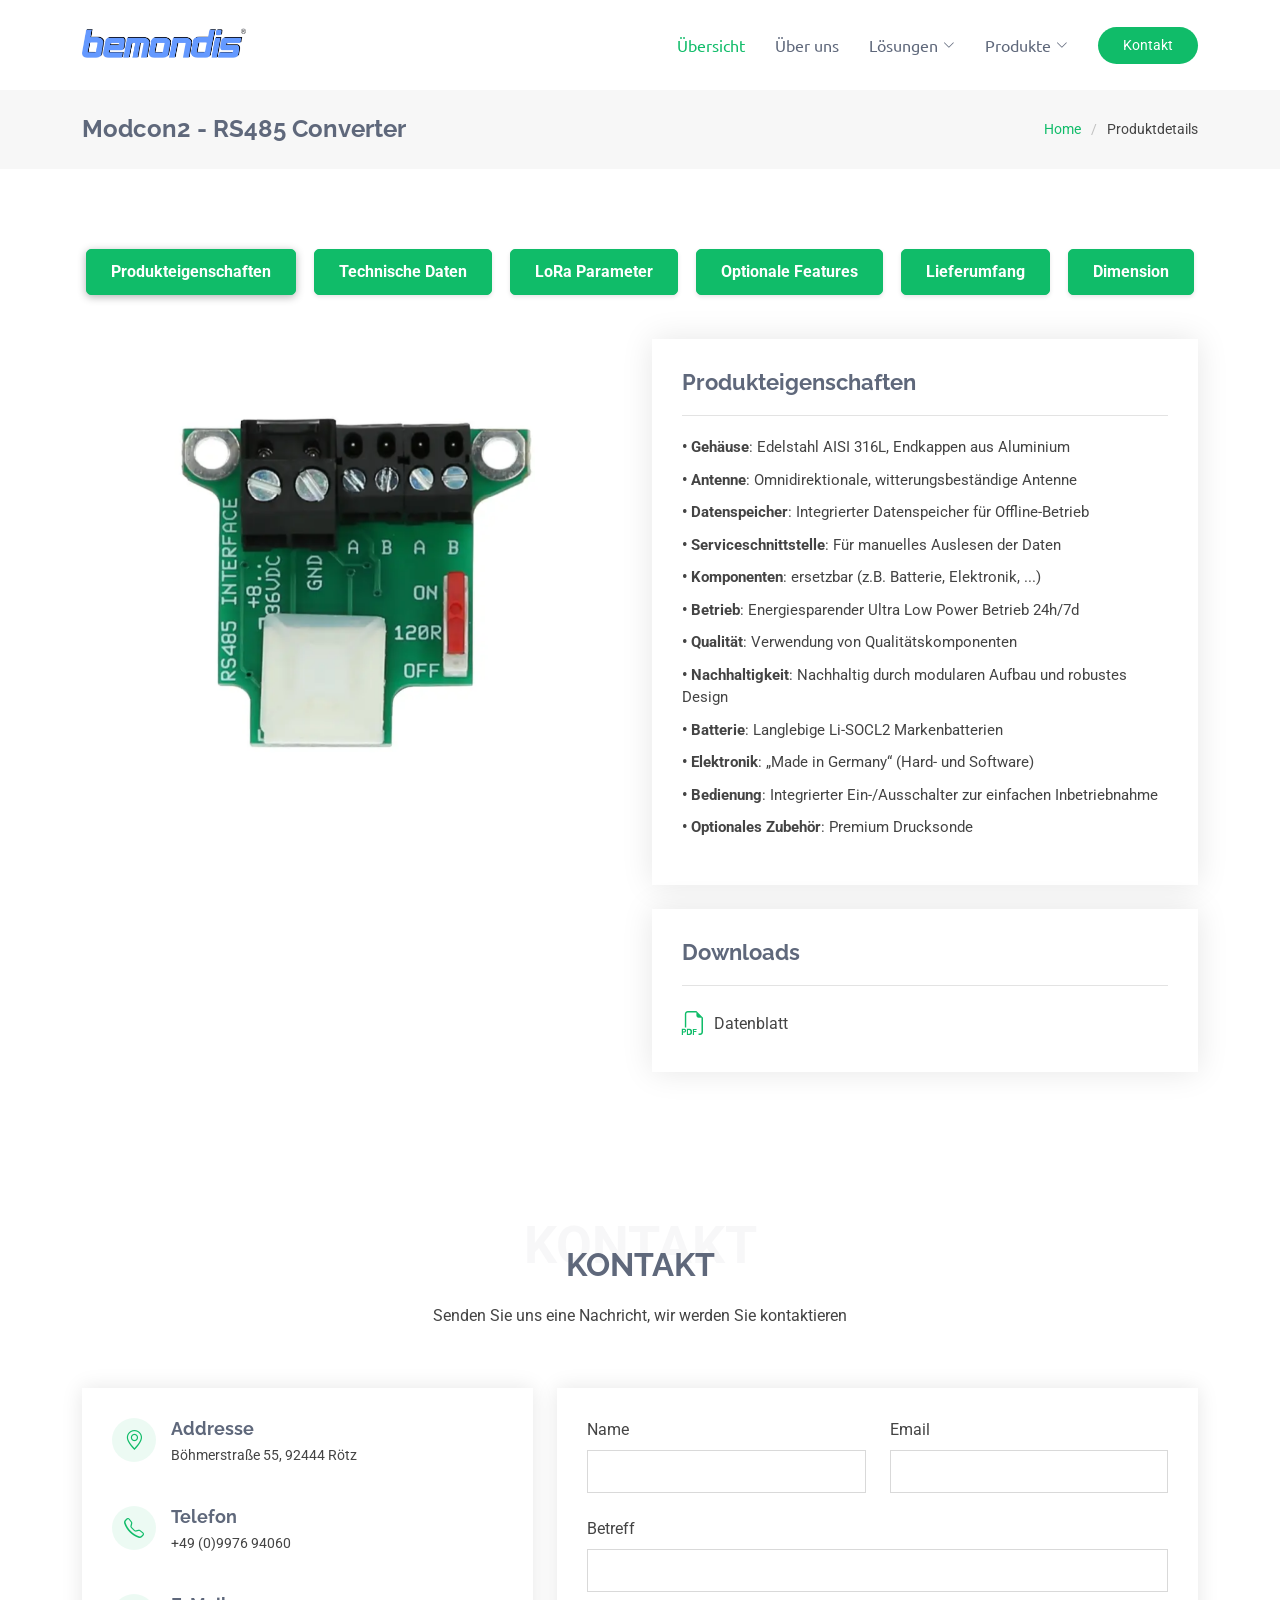
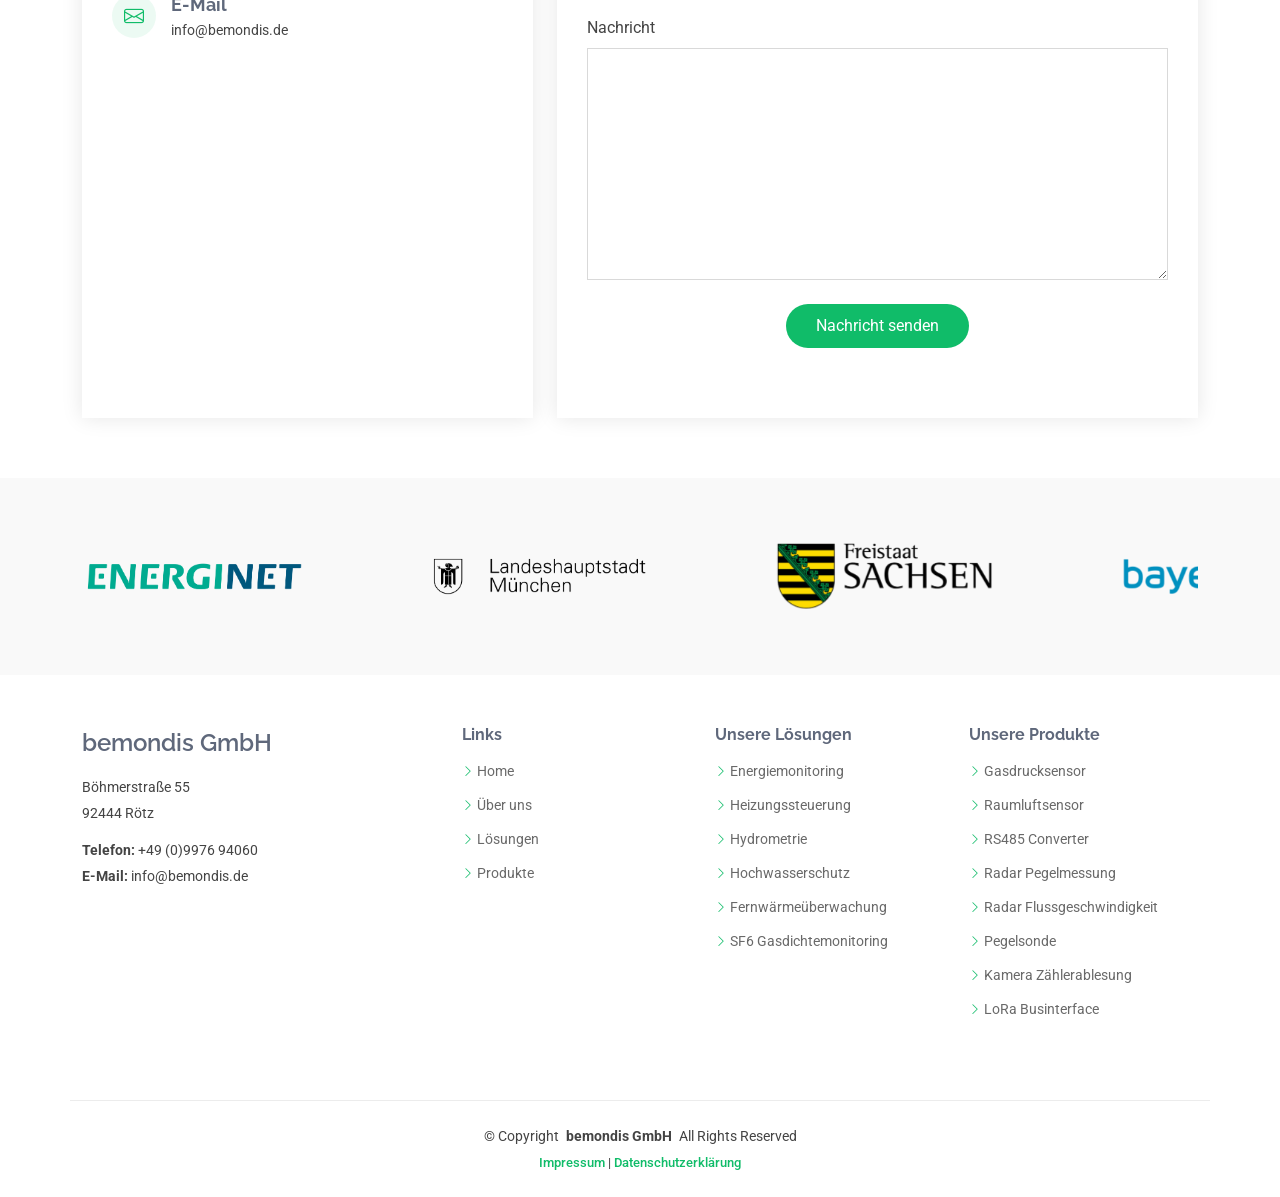
<file: product-details/rs485.html>
<!DOCTYPE html>
<html lang="de">

<head>
  <meta charset="utf-8">
  <meta content="width=device-width, initial-scale=1.0" name="viewport">
  <title>bemondis GmbH</title>
  <meta name="description" content="">
  <meta name="keywords" content="">

  <!-- Favicons -->
  <link href="../assets/img/favicon/favicon-32x32.png" rel="icon">
  <link href="../assets/img/favicon/apple-touch-icon-120x120.png" rel="apple-touch-icon">

  <!-- Fonts -->
  <link href="https://fonts.googleapis.com" rel="preconnect">
  <link href="https://fonts.gstatic.com" rel="preconnect" crossorigin>
  <link href="https://fonts.googleapis.com/css2?family=Roboto:ital,wght@0,100;0,300;0,400;0,500;0,700;0,900;1,100;1,300;1,400;1,500;1,700;1,900&family=Raleway:ital,wght@0,100;0,200;0,300;0,400;0,500;0,600;0,700;0,800;0,900;1,100;1,200;1,300;1,400;1,500;1,600;1,700;1,800;1,900&family=Ubuntu:ital,wght@0,300;0,400;0,500;0,700;1,300;1,400;1,500;1,700&display=swap" rel="stylesheet">

  <!-- Vendor CSS Files -->
  <link href="../assets/vendor/bootstrap/css/bootstrap.min.css" rel="stylesheet">
  <link href="../assets/vendor/bootstrap-icons/bootstrap-icons.css" rel="stylesheet">
  <link href="../assets/vendor/aos/aos.css" rel="stylesheet">
  <link href="../assets/vendor/glightbox/css/glightbox.min.css" rel="stylesheet">
  <link href="../assets/vendor/swiper/swiper-bundle.min.css" rel="stylesheet">

  <!-- Main CSS File -->
  <link href="../assets/css/main.css" rel="stylesheet">

  <!-- =======================================================
  * Template Name: eNno
  * Template URL: https://bootstrapmade.com/enno-free-simple-bootstrap-template/
  * Updated: Aug 07 2024 with Bootstrap v5.3.3
  * Author: BootstrapMade.com
  * License: https://bootstrapmade.com/license/
  ======================================================== -->
</head>

<body class="index-page">

  <header id="header" class="header d-flex align-items-center sticky-top">
    <div class="container-fluid container-xl position-relative d-flex align-items-center">

      <a href="../index.html" class="logo d-flex align-items-center me-auto">
        <!-- Firmenlogo integrieren -->
        <img src="../assets/img/firmenlogo.png" alt="Firmenlogo" class="logo-img">
      </a>

      <nav id="navmenu" class="navmenu">
        <ul>
            <li><a href="../index.html#hero" class="active">Übersicht</a></li>
            <li><a href="../index.html#about">Über uns</a></li>
            <li class="dropdown">
                <a href="#solutions"><span>Lösungen</span> <i class="bi bi-chevron-down toggle-dropdown"></i></a>
                <ul>
                    <li><a href="../service-details.html#energiemonitoring">Energiemonitoring</a></li>
                    <li><a href="../service-details.html#heizungssteuerung">Heizungssteuerung</a></li>
                    <li><a href="../service-details.html#hydrometrie">Hydrometrie</a></li>
                    <li><a href="../service-details.html#hochwasserschutz">Hochwasserschutz</a></li>
                    <li><a href="../service-details.html#fernwaermeueberwachung">Fernwärmeüberwachung</a></li>
                    <li><a href="../service-details.html#sf6-gasdichtemonitoring">SF6-Gasdichtemonitoring</a></li>
                </ul>
            </li>
            <li class="dropdown">
                <a href="../index.html#portfolio"><span>Produkte</span> <i class="bi bi-chevron-down toggle-dropdown"></i></a>
                <ul>
                  <li><a href="../product-details/gasdrucksensor.html">Gasdrucksensor</a></li>
                  <li><a href="../product-details/raumluftsensor.html">Raumluftsensor</a></li>
                  <li><a href="../product-details/rs485.html">RS485 Converter</a></li>
                  <li><a href="../product-details/pegelmessung.html">Radar Pegelmessung/Abstandsmessung</a></li>
                  <li><a href="../product-details/flussgeschwindkeit.html">Radar Flussgeschwindigkeit</a></li>
                  <li><a href="../product-details/wasserstand.html">Pegelsonde für Tiefbrunnen</a></li>
                  <li><a href="../product-details/zählerablesung.html">Kamera Zählerablesung</a></li>
                  <li><a href="../product-details/businterface.html">LoRa Businterface</a></li>
                </ul>
            </li>
        </ul>
        <i class="mobile-nav-toggle d-xl-none bi bi-list"></i>
    </nav>

      <!-- "Get Started" Button, der auf den Contact-Abschnitt verweist -->
      <a class="btn-getstarted" href="../index.html#contact">Kontakt</a>

    </div>
  </header>

  <main class="main">

    <!-- Page Title -->
    <div class="page-title">
      <div class="container d-lg-flex justify-content-between align-items-center">
        <h1 class="mb-2 mb-lg-0">Modcon2 - RS485 Converter</h1>
        <nav class="breadcrumbs">
          <ol>
            <li><a href="../index.html">Home</a></li>
            <li class="current">Produktdetails</li>
          </ol>
        </nav>
      </div>
    </div><!-- End Page Title -->

    <section id="portfolio-details" class="portfolio-details section">
      <div class="container" data-aos="fade-up" data-aos-delay="100">
        <!-- Buttons über gesamte Breite -->
        <div class="row mb-4">
          <div class="col-12">
            <div class="table-navigation d-flex justify-content-between">
              <button class="btn btn-outline-primary flex-fill mx-1 active" data-target="produkteigenschaften">Produkteigenschaften</button>
              <button class="btn btn-outline-primary flex-fill mx-1" data-target="technische-daten">Technische Daten</button>
              <button class="btn btn-outline-primary flex-fill mx-1" data-target="lora-parameter">LoRa Parameter</button>
              <button class="btn btn-outline-primary flex-fill mx-1" data-target="optionale-features">Optionale Features</button>
              <button class="btn btn-outline-primary flex-fill mx-1" data-target="lieferumfang">Lieferumfang</button>
              <button class="btn btn-outline-primary flex-fill mx-1" data-target="dimension">Dimension</button>
            </div>
          </div>
        </div>
    
        <!-- Bild und Text im 50/50-Layout -->
        <div class="row gy-4">
          <!-- Linker Bereich: Bilderslider (50 %) -->
          <div class="col-lg-6">
            <div class="portfolio-details-slider swiper init-swiper">
              <script type="application/json" class="swiper-config">
                {
                  "loop": true,
                  "speed": 600,
                  "autoplay": {
                    "delay": 5000
                  },
                  "slidesPerView": "auto",
                  "pagination": {
                    "el": ".swiper-pagination",
                    "type": "bullets",
                    "clickable": true
                  }
                }
              </script>
              <div class="swiper-wrapper align-items-center">
                <div class="swiper-slide">
                  <img src="../assets/img/RS485.jpg" alt="">
                </div>
                <div class="swiper-slide">
                  <img src="../assets/img/RS485.jpg" alt="">
                </div>
                <div class="swiper-slide">
                  <img src="../assets/img/RS485.jpg" alt="">
                </div>
              </div>
              <div class="swiper-pagination"></div>
            </div>
          </div>
    
          <!-- Rechter Bereich: Produktdaten und Downloads (50 %) -->
          <div class="col-lg-6">
            <!-- Produkteigenschaften (Standardmäßig sichtbar) -->
            <div id="produkteigenschaften" class="portfolio-info mb-4" data-aos="fade-up" data-aos-delay="200">
              <h3>Produkteigenschaften</h3>
              <ul>
                <li><strong>• Gehäuse</strong>: Edelstahl AISI 316L, Endkappen aus Aluminium</li>
                <li><strong>• Antenne</strong>: Omnidirektionale, witterungsbeständige Antenne</li>
                <li><strong>• Datenspeicher</strong>: Integrierter Datenspeicher für Offline-Betrieb</li>
                <li><strong>• Serviceschnittstelle</strong>: Für manuelles Auslesen der Daten</li>
                <li><strong>• Komponenten</strong>: ersetzbar (z.B. Batterie, Elektronik, ...)</li>
                <li><strong>• Betrieb</strong>: Energiesparender Ultra Low Power Betrieb 24h/7d</li>
                <li><strong>• Qualität</strong>: Verwendung von Qualitätskomponenten</li>
                <li><strong>• Nachhaltigkeit</strong>: Nachhaltig durch modularen Aufbau und robustes Design</li>
                <li><strong>• Batterie</strong>: Langlebige Li-SOCL2 Markenbatterien</li>
                <li><strong>• Elektronik</strong>: „Made in Germany“ (Hard- und Software)</li>
                <li><strong>• Bedienung</strong>: Integrierter Ein-/Ausschalter zur einfachen Inbetriebnahme</li>
                <li><strong>• Optionales Zubehör</strong>: Premium Drucksonde</li>
              </ul>
            </div>
    
            <!-- Technische Daten (Standardmäßig ausgeblendet) -->
            <div id="technische-daten" class="portfolio-info mb-4" data-aos="fade-up" data-aos-delay="200" style="display: none;">
              <h3>Technische Daten</h3>
              <ul>
                <li><strong>• Übertragung</strong>: Wasserstand/-druck und Temperatur</li>
                <li><strong>• Datenlogging</strong>: Luftfeuchte, Luftdruck, Umgebungstemperatur</li>
                <li><strong>• Spannungsversorgung</strong>: Erfasst Zustand der Spannungsversorgung</li>
                <li><strong>• Genauigkeit Luftdruck </strong>: ± 1.7 hPa max.</li>
                <li><strong>• Genauigkeit Luftfeuchte</strong>: ±3 % RH</li>
                <li><strong>• Genauigkeit Temperatur</strong>: ± 1.25°C max.</li>
                <li><strong>• Umgebungstemperatur</strong>: -20...60°C</li>
                <li><strong>• Batterielaufzeit</strong>: > 5 Jahre @ 4 Samples pro Std.</li>
              </ul>
            </div>  
    
            <!-- LoRa Parameter (Standardmäßig ausgeblendet) -->
            <div id="lora-parameter" class="portfolio-info mb-4" data-aos="fade-up" data-aos-delay="200" style="display: none;">
              <h3>LoRa Parameter</h3>
              <ul>
                <li><strong>• Frequenz</strong>: 868 MHz</li>
                <li><strong>• Reichweite</strong>: Bis zu 15 km</li>
                <li><strong>• Stromverbrauch</strong>: 50 mA im Betrieb</li>
                <li><strong>• Protokoll</strong>: Class A, OTAA, FUOTA</li>
                <li><strong>• Antenne</strong>: LoRa 868MHz EU, externe Antenne</li>
                <li><strong>• Datenrate</strong>: Adaptiv oder statisch konfigurierbar</li>
                <li><strong>• Mikrocontroller</strong>: Moderner, energiesparender Mikrocontroller</li>
                <li><strong>• Sicherheit</strong>: Secure Key Management Hardware</li>
                <li><strong>• LoRa Version</strong>: 1.0.4</li>
              </ul>
            </div>
    
            <!-- Optionale Features (Standardmäßig ausgeblendet) -->
            <div id="optionale-features" class="portfolio-info mb-4" data-aos="fade-up" data-aos-delay="200" style="display: none;">
              <h3>Optionale Features</h3>
              <ul>
                <li><strong>•</strong> Anpassungen für Sonden mit anderem Datenausgang</li>
                <li><strong>•</strong> Individuelle Pegelrohradapter und Kabelabhängungen</li>
                <li><strong>•</strong> Kundenspezifische Firmware</li>
                <li><strong>•</strong> Anpassungen für weitere Anwendungen und Medien</li>
                <li><strong>•</strong> Kundenspezifisches Antennendesign</li>
                <li><strong>•</strong> LoRa class B Implementierung</li>
                <li><strong>•</strong> Support bei Planung, Installation, Integration, Service</li>
              </ul>
            </div>
    
            <!-- Lieferumfang (Standardmäßig ausgeblendet) -->
              <div id="lieferumfang" class="portfolio-info mb-4" data-aos="fade-up" data-aos-delay="200" style="display: none;">
                <h3>Lieferumfang</h3>
                <ul>
                  <li><strong>• System</strong>: LoRa Pegelmesssystem PMS-100 mit Antenne</li>
                  <li><strong>• Spannungsversorgung</strong>: Spannungsversorgung durch integrierte Batterien</li>
                  <li><strong>• Dokumentation</strong>: Betriebsanleitung</li>
                  <li><strong>• Software</strong>: JavaScript Payload Formatter</li>
                  <li><strong>• Integration</strong>: Integration Guide</li>
                </ul>
              </div>
              
    
            <!-- Dimension (Standardmäßig ausgeblendet) -->
            <div id="dimension" class="portfolio-info mb-4" data-aos="fade-up" data-aos-delay="200" style="display: none;">
              <h3>Dimension</h3>
              <ul>
                <li><strong>• Abmessungen (LxD)</strong>: 339x40 [mm]</li>
                <li><strong>• Gewicht</strong>: 0,45 [kg]</li>
              </ul>
            </div>

            <!-- Downloads (Eigene Tabelle, immer sichtbar) -->
            <div id="downloads" class="portfolio-info mb-4" data-aos="fade-up" data-aos-delay="200">
              <h3>Downloads</h3>
              <div class="download-catalog">
                <a href="../assets/downloads/PMS100_Datenblatt.pdf" download><i class="bi bi-filetype-pdf"></i><span>Datenblatt</span></a>
              </div>
            </div>
          </div>
        </div>
      </div>
    </section><!-- /Portfolio Details Section -->

  <!-- Contact Section -->
 <section id="contact" class="contact section">

  <!-- Section Title -->
  <div class="container section-title" data-aos="fade-up">
    <span>Kontakt</span>
    <h2>Kontakt</h2>
    <p>Senden Sie uns eine Nachricht, wir werden Sie kontaktieren</p>
  </div><!-- End Section Title -->

  <div class="container" data-aos="fade-up" data-aos-delay="100">

    <div class="row gy-4">

      <div class="col-lg-5">

        <div class="info-wrap">
          <div class="info-item d-flex" data-aos="fade-up" data-aos-delay="200">
            <i class="bi bi-geo-alt flex-shrink-0"></i>
            <div>
              <h3>Addresse</h3>
              <p>Böhmerstraße 55, 92444 Rötz</p>
            </div>
          </div><!-- End Info Item -->

          <div class="info-item d-flex" data-aos="fade-up" data-aos-delay="300">
            <i class="bi bi-telephone flex-shrink-0"></i>
            <div>
              <h3>Telefon</h3>
              <p>+49 (0)9976 94060</p>
            </div>
          </div><!-- End Info Item -->

          <div class="info-item d-flex" data-aos="fade-up" data-aos-delay="400">
            <i class="bi bi-envelope flex-shrink-0"></i>
            <div>
              <h3>E-Mail </h3>
              <p>info@bemondis.de</p>
            </div>
          </div><!-- End Info Item -->

          <iframe src="https://www.google.com/maps/embed?pb=!1m18!1m12!1m3!1d1046.9969224194472!2d12.537588704092263!3d49.34269219789711!2m3!1f0!2f0!3f0!3m2!1i1024!2i768!4f13.1!3m3!1m2!1s0x47a001da336f29ff%3A0xe00f912402b85f9!2sbemondis%20GmbH!5e1!3m2!1sde!2sde!4v1742546415944!5m2!1sde!2sde" width="470" height="300" style="border:0;" allowfullscreen="" loading="lazy" referrerpolicy="no-referrer-when-downgrade"></iframe>
        </div>
      </div>

      <div class="col-lg-7">
        <form action="forms/contact.php" method="post" class="php-email-form" data-aos="fade-up" data-aos-delay="200">
          <div class="row gy-4">

            <div class="col-md-6">
              <label for="name-field" class="pb-2">Name</label>
              <input type="text" name="name" id="name-field" class="form-control" required="">
            </div>

            <div class="col-md-6">
              <label for="email-field" class="pb-2">Email</label>
              <input type="email" class="form-control" name="email" id="email-field" required="">
            </div>

            <div class="col-md-12">
              <label for="subject-field" class="pb-2">Betreff</label>
              <input type="text" class="form-control" name="subject" id="subject-field" required="">
            </div>

            <div class="col-md-12">
              <label for="message-field" class="pb-2">Nachricht</label>
              <textarea class="form-control" name="message" rows="10" id="message-field" required=""></textarea>
            </div>

            <div class="col-md-12 text-center">
              <div class="loading">Lädt...</div>
              <div class="error-message"></div>
              <div class="sent-message">Deine Nachricht wurde gesendet. Vielen Dank!</div>

              <button type="submit">Nachricht senden</button>
            </div>

          </div>
        </form>
      </div><!-- End Contact Form -->

    </div>

  </div>

</section><!-- /Contact Section -->

</main>

   <!-- Clients Section -->
   <section id="clients" class="clients section light-background">

    <div class="container" data-aos="zoom-in">

      <div class="swiper init-swiper">
        <script type="application/json" class="swiper-config">
          {
            "loop": true,
            "speed": 600,
            "autoplay": {
              "delay": 5000
            },
            "slidesPerView": "auto",
            "pagination": {
              "el": ".swiper-pagination",
              "type": "bullets",
              "clickable": true
            },
            "breakpoints": {
              "320": {
                "slidesPerView": 2,
                "spaceBetween": 40
              },
              "480": {
                "slidesPerView": 3,
                "spaceBetween": 60
              },
              "640": {
                "slidesPerView": 4,
                "spaceBetween": 80
              },
              "992": {
                "slidesPerView": 5,
                "spaceBetween": 120
              },
              "1200": {
                "slidesPerView": 6,
                "spaceBetween": 120
              }
            }
          }
        </script>
        <div class="swiper-wrapper align-items-center">
          <div class="swiper-slide"><img src="../assets/img/Clients/bayernwerk.png" class="img-fluid" alt=""></div>
          <div class="swiper-slide"><img src="../assets/img/Clients/energienet.png" class="img-fluid" alt=""></div>
          <div class="swiper-slide"><img src="../assets/img/Clients/münchen.png" class="img-fluid" alt=""></div>
          <div class="swiper-slide"><img src="../assets/img/Clients/sachsen.png" class="img-fluid" alt=""></div>
        </div>
      </div>

    </div>
    
  </section>
  
  <!-- /Ende Clients Section -->

  <!-- /Anfang Footer -->

  <footer id="footer" class="footer">

    <div class="container footer-top">
      <div class="row gy-4">
        <div class="col-lg-4 col-md-6 footer-about">
          <a href="../index.html" class="d-flex align-items-center">
            <span class="sitename">bemondis GmbH</span>
          </a>
          <div class="footer-contact pt-3">
            <p>Böhmerstraße 55 </p>
            <p>92444 Rötz</p>
            <p class="mt-3"><strong>Telefon:</strong> <span>+49 (0)9976 94060</span></p>
            <p><strong>E-Mail:</strong> <span>info@bemondis.de</span></p>
          </div>
        </div>

        <div class="col-lg-2 col-md-3 footer-links">
          <h4>Links</h4>
          <ul>
            <li><i class="bi bi-chevron-right"></i> <a href="../index.html#">Home</a></li>
            <li><i class="bi bi-chevron-right"></i> <a href="../index.html#about">Über uns</a></li>
            <li><i class="bi bi-chevron-right"></i> <a href="../index.html#solutions">Lösungen</a></li>
            <li><i class="bi bi-chevron-right"></i> <a href="../index.html#portfolio">Produkte</a></li>
          </ul>
        </div>

        <div class="col-lg-2 col-md-3 footer-links">
          <h4>Unsere Lösungen</h4>
          <ul>
            <li><i class="bi bi-chevron-right"></i> <a href="../service-details.html#energiemonitoring">Energiemonitoring</a></li>
            <li><i class="bi bi-chevron-right"></i> <a href="../service-details.html#heizungssteuerung">Heizungssteuerung</a></li>
            <li><i class="bi bi-chevron-right"></i> <a href="../service-details.html#hydrometrie">Hydrometrie</a></li>
            <li><i class="bi bi-chevron-right"></i> <a href="../service-details.html#hochwasserschutz">Hochwasserschutz</a></li>
            <li><i class="bi bi-chevron-right"></i> <a href="../service-details.html#fernwaermeueberwachung">Fernwärmeüberwachung</a></li>
            <li><i class="bi bi-chevron-right"></i> <a href="../service-details.html#sf6-gasdichtemonitoring">SF6 Gasdichtemonitoring</a></li>
          </ul>
        </div>

       <div class="col-lg-2 col-md-3 footer-links">
         <h4>Unsere Produkte</h4>
         <ul>
           <li><i class="bi bi-chevron-right"></i> <a href="../product-details/gasdrucksensor.html">Gasdrucksensor</a></li>
           <li><i class="bi bi-chevron-right"></i> <a href="../product-details/raumluftsensor.html">Raumluftsensor</a></li>
           <li><i class="bi bi-chevron-right"></i> <a href="../product-details/rs485.html">RS485 Converter</a></li>
           <li><i class="bi bi-chevron-right"></i> <a href="../product-details/pegelmessung.html">Radar Pegelmessung</a></li>
           <li><i class="bi bi-chevron-right"></i> <a href="../product-details/flussgeschwindkeit.html">Radar Flussgeschwindigkeit</a></li>
           <li><i class="bi bi-chevron-right"></i> <a href="../product-details/wasserstand.html">Pegelsonde</a></li>
           <li><i class="bi bi-chevron-right"></i> <a href="../product-details/zählerablesung.html">Kamera Zählerablesung</a></li>
           <li><i class="bi bi-chevron-right"></i> <a href="../product-details/businterface.html">LoRa Businterface</a></li>
         </ul>
       </div>
     </div>
   </div>

<div class="container copyright text-center mt-4">
  <p>© <span>Copyright</span> <strong class="px-1 sitename">bemondis GmbH</strong> <span>All Rights Reserved</span></p>
  <div class="credits">
    <style>
      .credits a {
          font-family: 'Roboto', sans-serif; /* Roboto als Schriftart */
          font-size: 13px; /* Schriftgröße auf 18px erhöhen */
          font-weight: 500; /* Mittlere Schriftstärke */
          color: #10bc69; /* Farbe anpassen */
      }

      .credits a:hover {
          text-decoration: underline; /* Unterstreichung beim Hovern */
      }
  </style>
</head>
<body>
  <div class="credits">
      <a href="javascript:void(0)" onclick="openModal('impressum')">Impressum</a> | 
      <a href="javascript:void(0)" onclick="openModal('datenschutz')">Datenschutzerklärung</a>
  </div>

  <script>
      function openModal(contentType) {
          // Hier kommt deine Modal-Logik
          console.log('Öffne Modal für:', contentType);
      }
  </script>
</body>
</html>
  </div>
</div>

<!-- Modal-Fenster -->
<div id="modal" class="modal">
  <div class="modal-content">
      <span class="close" onclick="closeModal()">&times;</span>
      <div id="modal-body">
          <!-- Hier wird der Inhalt dynamisch eingefügt -->
      </div>
  </div>
</div>

<style>
  .modal {
      display: none;
      position: fixed;
      top: 0;
      left: 0;
      width: 100%;
      height: 100%;
      background-color: rgba(0, 0, 0, 0.5);
      z-index: 1000;
  }
  .modal-content {
      background-color: white;
      margin: 10% auto;
      padding: 20px;
      width: 80%;
      max-width: 1000px;
      border-radius: 5px;
      position: relative;
  }
  .close {
      position: absolute;
      top: 10px;
      right: 15px;
      font-size: 24px;
      cursor: pointer;
  }
  .close:hover {
      color: red;
  }
</style>

<script>
  function openModal(contentType) {
      const modal = document.getElementById('modal');
      const modalBody = document.getElementById('modal-body');

      if (contentType === 'impressum') {
          modalBody.innerHTML = `
              <h2>Impressum</h2
              <p>Angaben gemäß § 5 TMG:</p>
              <p>
                  <strong>bemondis GmbH</strong><br>
                  Rötzer Straße 36<br>
                  92431 Neunburg v. W.<br>
              <p>
                  Telefon: +49 09672 9242 30<br>
                  E-Mail: info@bemondis.de
              <p>
                  Geschäftsführer: Johannes Landkammer<br>
                  Eintragung im Handelsregister Regensburg<br>
                  Registernummer: HRB 5761<br>
                  UST-NR: 211/118/60316<br>
                  UST-Id-Nr., gem. §27 a Umsatzsteuergesetz: DE 13 18 36 145
              </p>
          `;
      } else if (contentType === 'datenschutz') {
          modalBody.innerHTML = `
              <h2>Datenschutzerklärung</h2>
          <p>Sofern innerhalb des Internetangebotes die Möglichkeit zur Eingabe persönlicher oder geschäftlicher Daten (Emailadressen, Namen, Anschriften) besteht, so erfolgt die Preisgabe dieser Daten seitens des Nutzers auf ausdrücklich freiwilliger Basis. Die Inanspruchnahme und Bezahlung aller angebotenen Dienste ist - soweit technisch möglich und zumutbar - auch ohne Angabe solcher Daten bzw. unter Angabe anonymisierter Daten oder eines Pseudonyms gestattet. Die Nutzung der im Rahmen des Impressums oder vergleichbarer Angaben veröffentlichten Kontaktdaten wie Postanschriften, Telefon- und Faxnummern sowie Emailadressen durch Dritte zur Übersendung von nicht ausdrücklich angeforderten Informationen ist nicht gestattet. Rechtliche Schritte gegen die Versender von sogenannten Spam-Mails bei Verstößen gegen dieses Verbot, sind ausdrücklich vorbehalten.</p>
          <p>Diese Seite nutzt aus Gründen der Sicherheit und zum Schutz der Übertragung vertraulicher Inhalte, wie zum Beispiel der Anfragen, die Sie an uns als Seitenbetreiber senden, eine SSL-Verschlüsselung. Eine verschlüsselte Verbindung erkennen Sie daran, dass in der Adresszeile des Browsers "https://" steht und ein Schloss-Symbol davor zu sehen ist. Wenn die SSL Verschlüsselung aktiviert ist, können die Daten, die Sie an uns übermitteln, in der Regel nicht von Dritten mitgelesen werden. Wir weisen darauf hin, dass die Datenübertragung im Internet (z.B. bei der Kommunikation per E-Mail) Sicherheitslücken aufweisen kann. Ein lückenloser Schutz der Daten vor dem Zugriff durch Dritte ist nicht möglich.</p>

          <h3>Erhebung und Verarbeitung von personenbezogenen Daten</h3>
          <p>Wenn Sie unsere Webseite besuchen, werden standardmäßig Log-Daten gespeichert. Log-Daten enthalten z. B. die IP-Adresse des Gerätes, mit dem Sie auf die Website oder einen Dienst zugreifen, die Art des Browsers, mit dem Sie zugreifen, die Webseite, die Sie zuvor besucht haben, Ihre Systemkonfiguration sowie Datum und Zeitangaben. Die IP-Adressen der Besucher unserer Webseite werden kurze Zeit nach Beendigung der Verbindung zu unserer Webseite anonymisiert oder gelöscht. Wir verarbeiten und nutzen diese Daten nicht.</p>

            <h3>Erfassung von Daten durch den Webhoster</h3>
          <p>Wir haben mit unserem derzeitigen Hoster eine Vereinbarung zur Auftragsverarbeitung nach Art. 28 Abs. 3 Datenschutz-Grundverordnung (DSGVO) getroffen. Aus datenschutzrechtlichen Gründen werden der Hostname bzw. die IP-Adresse des Clients, der die Website aufruft, in den Logfiles anonymisiert. Die Datenverarbeitung findet ausschließlich in Deutschland statt, d. h. unser Hoster unterliegt vollständig den in Deutschland geltenden gesetzlichen Vorschriften zum Datenschutz.</p>
          <p>Erfasst werden folgende Daten:</p>
          <ul>
          <li>Die anonyme IP-Adresse</li>
          <li>Das Element welches beim Aufruf der Seite angesprochen wurde</li>
          <li>Über welches Protokoll die Seite aufgerufen wurde</li>
          <li>Das Betriebssystem</li>
          <li>Der Browser und die Version</li>
          </ul>
          <p>Die Speicherung dieser Daten, (Anonyme IP, Betriebssystem, Browser usw.), gilt nicht als Verarbeitung der personenbezogene Daten, da die IP-Adresse des Besuchers anonymisiert wird.</p>

          <h3>Bei Nutzung unseres Kontaktformulars</h3>
          <p>Bei Fragen jeglicher Art bieten wir Ihnen die Möglichkeit, mit uns über ein auf der Website bereitgestelltes Formular Kontakt aufzunehmen. Dabei ist die Angabe einer gültigen E-Mail-Adresse erforderlich, damit wir wissen, von wem die Anfrage stammt und um diese beantworten zu können. Weitere Angaben können freiwillig getätigt werden. Die Datenverarbeitung zum Zwecke der Kontaktaufnahme mit uns erfolgt nach Art. 6 Abs. 1 S. 1 lit. a DSGVO auf Grundlage Ihrer freiwillig erteilten Einwilligung. Die für die Benutzung des Kontaktformulars von uns erhobenen personenbezogenen Daten werden nach Erledigung der von Ihnen gestellten Anfrage automatisch gelöscht. Die Dauer der Speicherung von personenbezogenen Daten bemisst sich anhand der jeweiligen gesetzlichen Aufbewahrungsfrist. Nach Ablauf der Frist werden die entsprechenden Daten routinemäßig gelöscht, sofern sie nicht mehr zur Vertragserfüllung oder Vertragsanbahnung erforderlich sind und/oder unsererseits kein berechtigtes Interesse an der Weiterspeicherung fortbesteht. Gebietet die Ausübung von Interventionsrechten die Löschung, werden die entsprechenden Daten unverzüglich gelöscht.</p>

          <h3>Cookies</h3>
          <p>Ein Cookie ist eine kleine Datei, die auf dem Computer des Benutzers gespeichert wird. Sie ermöglicht es, den Computer beim nächsten Besuch wiederzuerkennen. So setzt z.B. Ihre Einwilligung in die Verwendung von Cookies, ein Cookie, sodass Sie nicht jedes mal beim Besuch unserer Webseite erneut zustimmen müssen. Es gibt verschiedene Herangehensweisen Cookies einzuteilen. Ein zum Beispiel rein funktionales Cookie ist das has_js, es zeigt uns, ob JavaScript auf Ihrem Computer aktiviert oder deaktiviert ist. Um Cookies zu löschen oder um zu verhindern, dass Sie ohne Ihre ausdrückliche Zustimmung auf Ihrem Computer oder Mobilgerät gespeichert werden, können Sie Ihre Browsereinstellungen ändern. Die meisten Browser sind standardmäßig so eingestellt, dass sie Cookies akzeptieren. Nutzen Sie also Ihren Browser zur Entscheidung über Ihren Umgang mit Cookies. Im "Hilfe"-Bereich Ihres Browsers finden Sie nähere Informationen zu Ihren Cookie-Einstellungen. Es kann sein, dass Sie unsere Webseite nur eingeschränkt nutzen können, wenn Sie die Verwendung von Cookies ausschließen. Nutzen Sie die Webseite weiter und nehmen keine Auswahl bestimmter Cookies von uns oder von unseren Partnern vor, sehen wir darin Ihre Einwilligung. Weitere Tipps: Blockieren Sie Cookies von Drittanbietern. Cookies von Drittanbietern sind normalerweise nicht erforderlich, um die von Ihnen gewünschten Internetangebote zu nutzen. Wenn Sie weniger Spuren im Internet hinterlassen möchten, sollten Sie diese Cookies generell ablehnen. Verhindern Sie die Installation der geläufigsten Tracking-Tools. Es gibt eine Vielzahl von Erweiterungen, mit denen sich Tracking-Tools blockieren lassen.</p>

          <h3>Rechtlicher Hinweis</h3>
          <p>Die bemondis GmbH behält sich alle Rechte vor. Verlinkungen auf den Inhalt dieser Seiten sind nur gestattet, wenn diese vollständig, ohne Werbeframes der linkenden Seite dargestellt werden. Verstöße gegen das Copyright werden durch bemondis gerichtlich verfolgt. Jede unauthorisierte Nutzung der Marke bemondis oder von bemondis geschützter Warenzeichen, insbesondere die Vermarktung von Piraterieprodukten oder die Bewerbung solcher Produkte in Verbindung mit der Marke bemondis wird gerichtlich verfolgt. Vistrolux ist eine eingetragene Marke von bemondis GmbH. Die rechtlichen Hinweise auf dieser Webseite sowie alle Fragen und Streitigkeiten im Zusammenhang mit dieser Webseite unterliegen dem Recht der Bundesrepublik Deutschland. Wir weisen darauf hin, dass die Datenübertragung über das Internet derzeit im Wesentlichen ungesichert erfolgt, d.h. es ist keine sichere Übertragung gewährleistet. Es ist nicht ausgeschlossen, dass übermittelte Daten von Unbefugten zur Kenntnis genommen und eventuell sogar verfälscht werden.</p>

          <h3>Haftungsausschluss</h3>
          <h4>Inhalt der Website</h4>
          <p>Der Autor übernimmt keinerlei Gewähr für die Aktualität, Korrektheit, Vollständigkeit oder Qualität der bereitgestellten Informationen. Haftungsansprüche gegen den Autor, welche sich auf Schäden materieller oder ideeller Art beziehen, die durch die Nutzung oder Nichtnutzung der dargebotenen Informationen bzw. durch die Nutzung fehlerhafter und unvollständiger Informationen verursacht wurden, sind grundsätzlich ausgeschlossen, sofern seitens des Autors kein nachweislich vorsätzliches oder grob fahrlässiges Verschulden vorliegt. Alle Angebote sind freibleibend und unverbindlich. Der Autor behält es sich ausdrücklich vor, Teile der Seiten oder das gesamte Angebot ohne gesonderte Ankündigung zu verändern, zu ergänzen, zu löschen oder die Veröffentlichung zeitweise oder endgültig einzustellen.</p>

          <h4>Verweise und Links</h4>
          <p>Bei direkten oder indirekten Verweisen auf fremde Webseiten ("Hyperlinks"), die außerhalb des Verantwortungsbereiches des Autors liegen, würde eine Haftungsverpflichtung ausschließlich in dem Fall in Kraft treten, in dem der Autor von den Inhalten Kenntnis hat und es ihm technisch möglich und zumutbar wäre, die Nutzung im Falle rechtswidriger Inhalte zu verhindern. Der Autor erklärt hiermit ausdrücklich, dass zum Zeitpunkt der Linksetzung keine illegalen Inhalte auf den zu verlinkenden Seiten erkennbar waren. Auf die aktuelle und zukünftige Gestaltung, die Inhalte oder die Urheberschaft der verlinkten/verknüpften Seiten hat der Autor keinerlei Einfluss. Deshalb distanziert er sich hiermit ausdrücklich von allen Inhalten aller verlinkten /verknüpften Seiten, die nach der Linksetzung verändert wurden. Diese Feststellung gilt für alle innerhalb des eigenen Internetangebotes gesetzten Links und Verweise sowie für Fremdeinträge in vom Autor eingerichteten Gästebüchern, Diskussionsforen, Linkverzeichnissen, Mailinglisten und in allen anderen Formen von Datenbanken, auf deren Inhalt externe Schreibzugriffe möglich sind. Für illegale, fehlerhafte oder unvollständige Inhalte und insbesondere für Schäden, die aus der Nutzung oder Nichtnutzung solcherart dargebotener Informationen entstehen, haftet allein der Anbieter der Seite, auf welche verwiesen wurde, nicht derjenige, der über Links auf die jeweilige Veröffentlichung lediglich verweist.</p>

          <h3>Betroffenenrecht</h3>
          <p>Sie haben das Recht:</p>
          <ul>
          <li>gemäß Art. 15 DSGVO Auskunft über Ihre von uns verarbeiteten personenbezogenen Daten zu verlangen. Insbesondere können Sie Auskunft über die Verarbeitungszwecke, die Kategorie der personenbezogenen Daten, die Kategorien von Empfängern, gegenüber denen Ihre Daten offen gelegt wurden oder werden, die geplante Speicherdauer, das Bestehen eines Rechts auf Berichtigung, Löschung, Einschränkung der Verarbeitung oder Widerspruch, das Bestehen eines Beschwerderechts, die Herkunft ihrer Daten, sofern diese nicht bei uns erhoben wurden, sowie über das Bestehen einer automatisierten Entscheidungsfindung einschließlich Profiling und ggf. aussagekräftigen Informationen zu deren Einzelheiten verlangen;</li>
          <li>gemäß Art. 16 DSGVO unverzüglich die Berichtigung unrichtiger oder Vervollständigung Ihrer bei uns gespeicherten personenbezogenen Daten zu verlangen;</li>
          <li>gemäß Art. 17 DSGVO die Löschung Ihrer bei uns gespeicherten personenbezogenen Daten zu verlangen, soweit nicht die Verarbeitung zur Ausübung des Rechts auf freie Meinungsäußerung und Information, zur Erfüllung einer rechtlichen Verpflichtung, aus Gründen des öffentlichen Interesses oder zur Geltendmachung, Ausübung oder Verteidigung von Rechtsansprüchen erforderlich ist;</li>
          <li>gemäß Art. 18 DSGVO die Einschränkung der Verarbeitung Ihrer personenbezogenen Daten zu verlangen, soweit die Richtigkeit der Daten von Ihnen bestritten wird, die Verarbeitung unrechtmäßig ist, Sie aber deren Löschung ablehnen und wir die Daten nicht mehr benötigen, Sie jedoch diese zur Geltendmachung, Ausübung oder Verteidigung von Rechtsansprüchen benötigen oder Sie gemäß Art. 21 DSGVO Widerspruch gegen die Verarbeitung eingelegt haben;</li>
          <li>gemäß Art. 20 DSGVO Ihre personenbezogenen Daten, die Sie uns bereitgestellt haben, in einem strukturierten, gängigen und maschinenlesebaren Format zu erhalten oder die Übermittlung an einen anderen Verantwortlichen zu verlangen und</li>
          <li>gemäß Art. 7 Abs. 3 DSGVO Ihre einmal erteilte Einwilligung jederzeit gegenüber uns zu widerrufen. Dies hat zur Folge, dass wir die Datenverarbeitung, die auf dieser Einwilligung beruhte, für die Zukunft nicht mehr fortführen dürfen.</li>
          <li>gemäß Art. 51 der DSGVO haben Sie das Recht sich jederzeit an eine Aufsichtsbehörde in dem Mitgliedstaat Ihres Aufenthaltsortes oder Arbeitsplatzes oder des mutmaßlichen Verstoßes zu wenden, wenn Sie der Ansicht sind, dass die Verarbeitung der Sie betreffenden personenbezogenen Daten gegen die EU-Datenschutzgrundverordnung verstößt.</li>
          </ul>

          <h3>Widerspruchsrecht</h3>
          <p>Sofern Ihre personenbezogenen Daten auf Grundlage von berechtigten Interessen gemäß Art. 6 Abs. 1 S. 1 lit. f DSGVO verarbeitet werden, haben Sie das Recht, gemäß Art. 21 DSGVO Widerspruch gegen die Verarbeitung Ihrer personenbezogenen Daten einzulegen, soweit dafür Gründe vorliegen, die sich aus Ihrer besonderen Situation ergeben oder sich der Widerspruch gegen Direktwerbung richtet. Im letzteren Fall haben Sie ein generelles Widerspruchsrecht, das ohne Angabe einer besonderen Situation von uns umgesetzt wird. Möchten Sie von Ihrem Widerrufs- oder Widerspruchsrecht Gebrauch machen, schreiben Sie uns über diesen Link an.</p>

          <h3>Urheber- und Kennzeichenrecht</h3>
          <p>Der Autor ist bestrebt, in allen Publikationen die Urheberrechte der verwendeten Grafiken, Tondokumente, Videosequenzen und Texte zu beachten, von ihm selbst erstellte Grafiken, Tondokumente, Videosequenzen und Texte zu nutzen oder auf lizenzfreie Grafiken, Tondokumente, Videosequenzen und Texte zurückzugreifen. Die Inhalte unterliegen dem deutschen Urheberrecht. Alle innerhalb des Internetangebotes genannten und ggf. durch Dritte geschützten Marken- und Warenzeichen unterliegen uneingeschränkt den Bestimmungen des jeweils gültigen Kennzeichenrechts und den Besitzrechten der jeweiligen eingetragenen Eigentümer. Allein aufgrund der bloßen Nennung ist nicht der Schluss zu ziehen, dass Markenzeichen nicht durch Rechte Dritter geschützt sind! Das Copyright für veröffentlichte, vom Autor selbst erstellte Objekte bleibt allein beim Autor der Seiten. Eine Vervielfältigung oder Verwendung solcher Grafiken, Tondokumente, Videosequenzen und Texte in anderen elektronischen oder gedruckten Publikationen ist ohne ausdrückliche Zustimmung des Autors nicht gestattet. Sollten Sie trotzdem auf eine Urheberrechtsverletzung aufmerksam werden, bitten wir um einen entsprechenden Hinweis. Bei Bekanntwerden von Rechtsverletzungen werden wir derartige Inhalte umgehend entfernen.</p>

          <h3>Rechtswirksamkeit dieses Haftungsausschlusses</h3>
          <p>Dieser Haftungsausschluss ist als Teil des Internetangebotes zu betrachten, von dem aus auf diese Seite verwiesen wurde. Sofern Teile oder einzelne Formulierungen dieses Textes der geltenden Rechtslage nicht, nicht mehr oder nicht vollständig entsprechen sollten, bleiben die übrigen Teile des Dokumentes in ihrem Inhalt und ihrer Gültigkeit davon unberührt.</p>

          <h3>Änderung unserer Datenschutzbestimmungen</h3>
          <p>Wir behalten uns vor, diese Datenschutzerklärung anzupassen, damit sie den rechtlichen Anforderungen entspricht oder um Änderungen unserer Leistungen in der Datenschutzerklärung umzusetzen. Für Ihren erneuten Besuch gilt dann die neue Datenschutzerklärung.</p>
          `;
      }

      modal.style.display = 'block';
  }

  function closeModal() {
      const modal = document.getElementById('modal');
      modal.style.display = 'none';
  }

  window.onclick = function(event) {
      const modal = document.getElementById('modal');
      if (event.target === modal) {
          modal.style.display = 'none';
      }
  };
</script>
</div>

</footer>

<!-- /Ende Footer -->

<!-- Scroll Top -->
<a href="#" id="scroll-top" class="scroll-top d-flex align-items-center justify-content-center"><i class="bi bi-arrow-up-short"></i></a>

<!-- Preloader -->
<div id="preloader"></div>

<!-- Vendor JS Files -->
<script src="../assets/vendor/bootstrap/js/bootstrap.bundle.min.js"></script>
<script src="../assets/vendor/php-email-form/validate.js"></script>
<script src="../assets/vendor/aos/aos.js"></script>
<script src="../assets/vendor/glightbox/js/glightbox.min.js"></script>
<script src="../assets/vendor/purecounter/purecounter_vanilla.js"></script>
<script src="../assets/vendor/imagesloaded/imagesloaded.pkgd.min.js"></script>
<script src="../assets/vendor/isotope-layout/isotope.pkgd.min.js"></script>
<script src="../assets/vendor/swiper/swiper-bundle.min.js"></script>

<!-- Main JS File -->
<script src="../assets/js/main.js"></script>

</body>

</html>
</file>
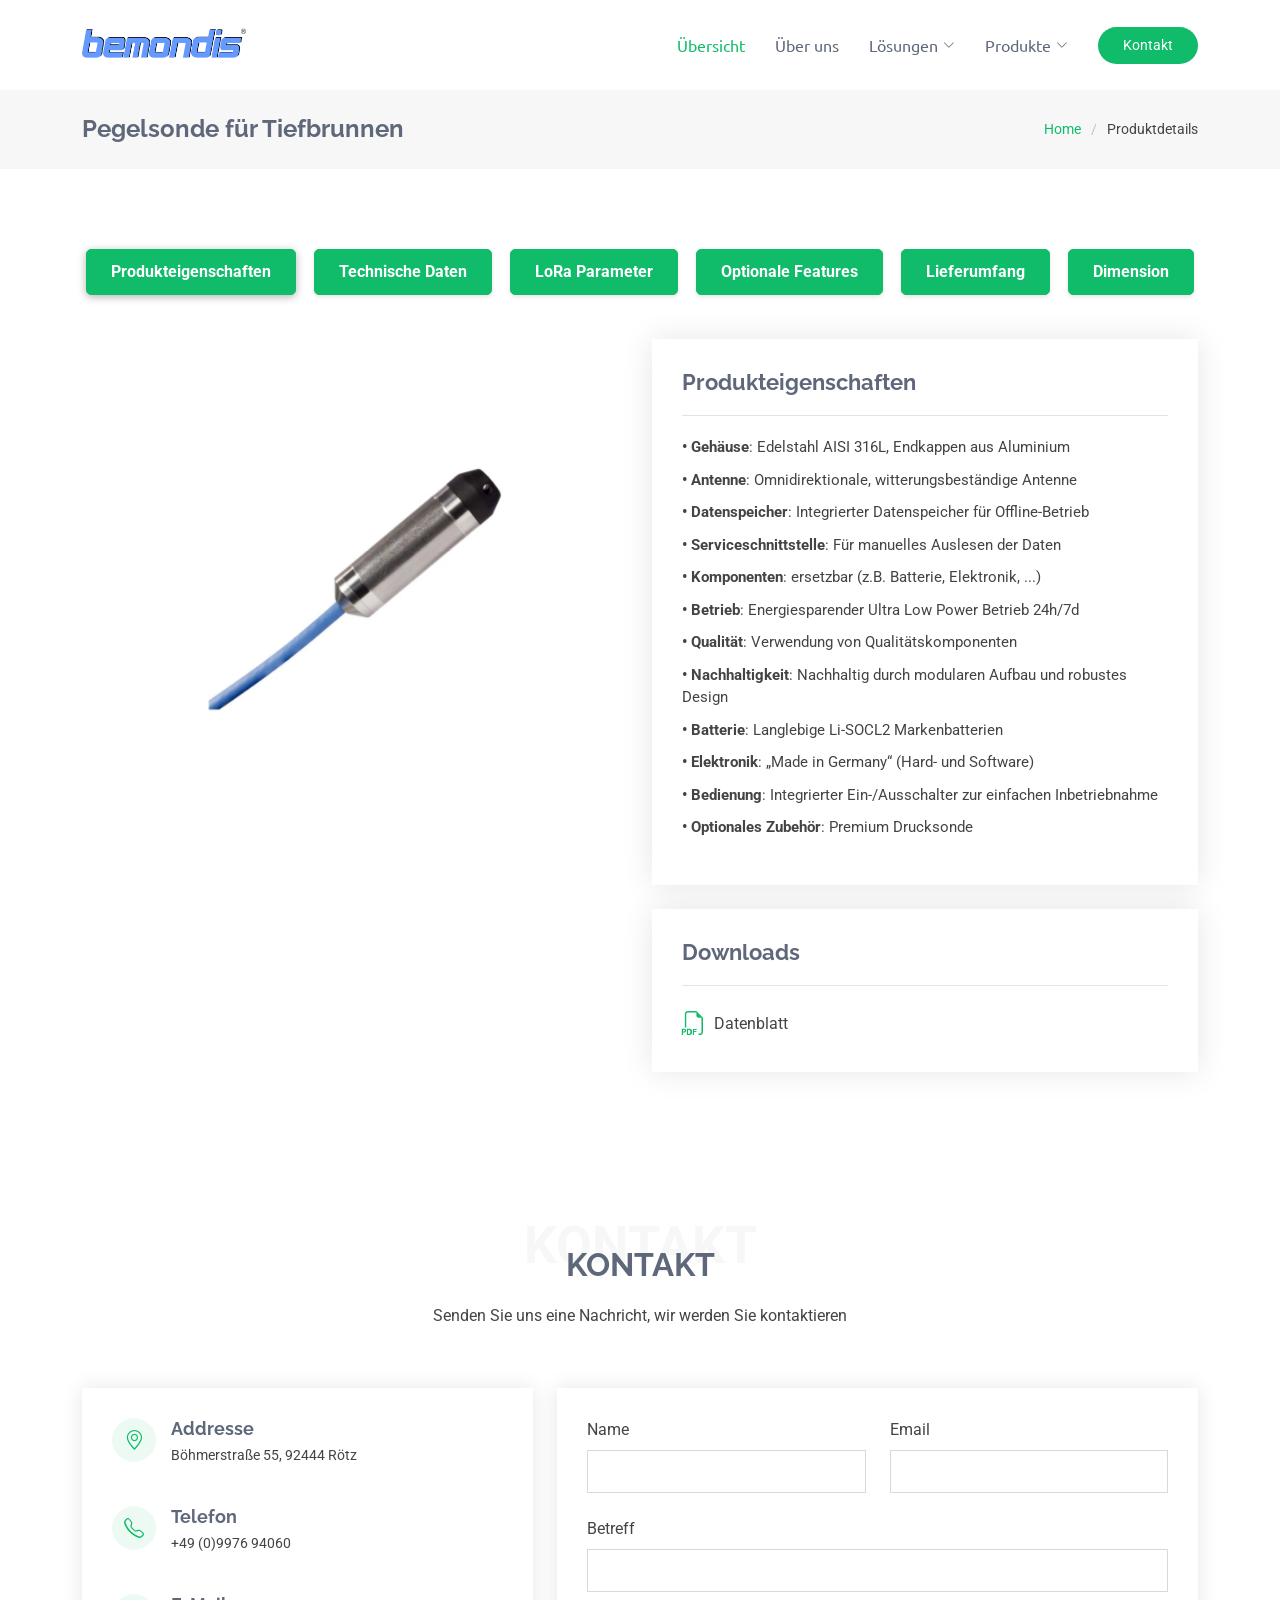
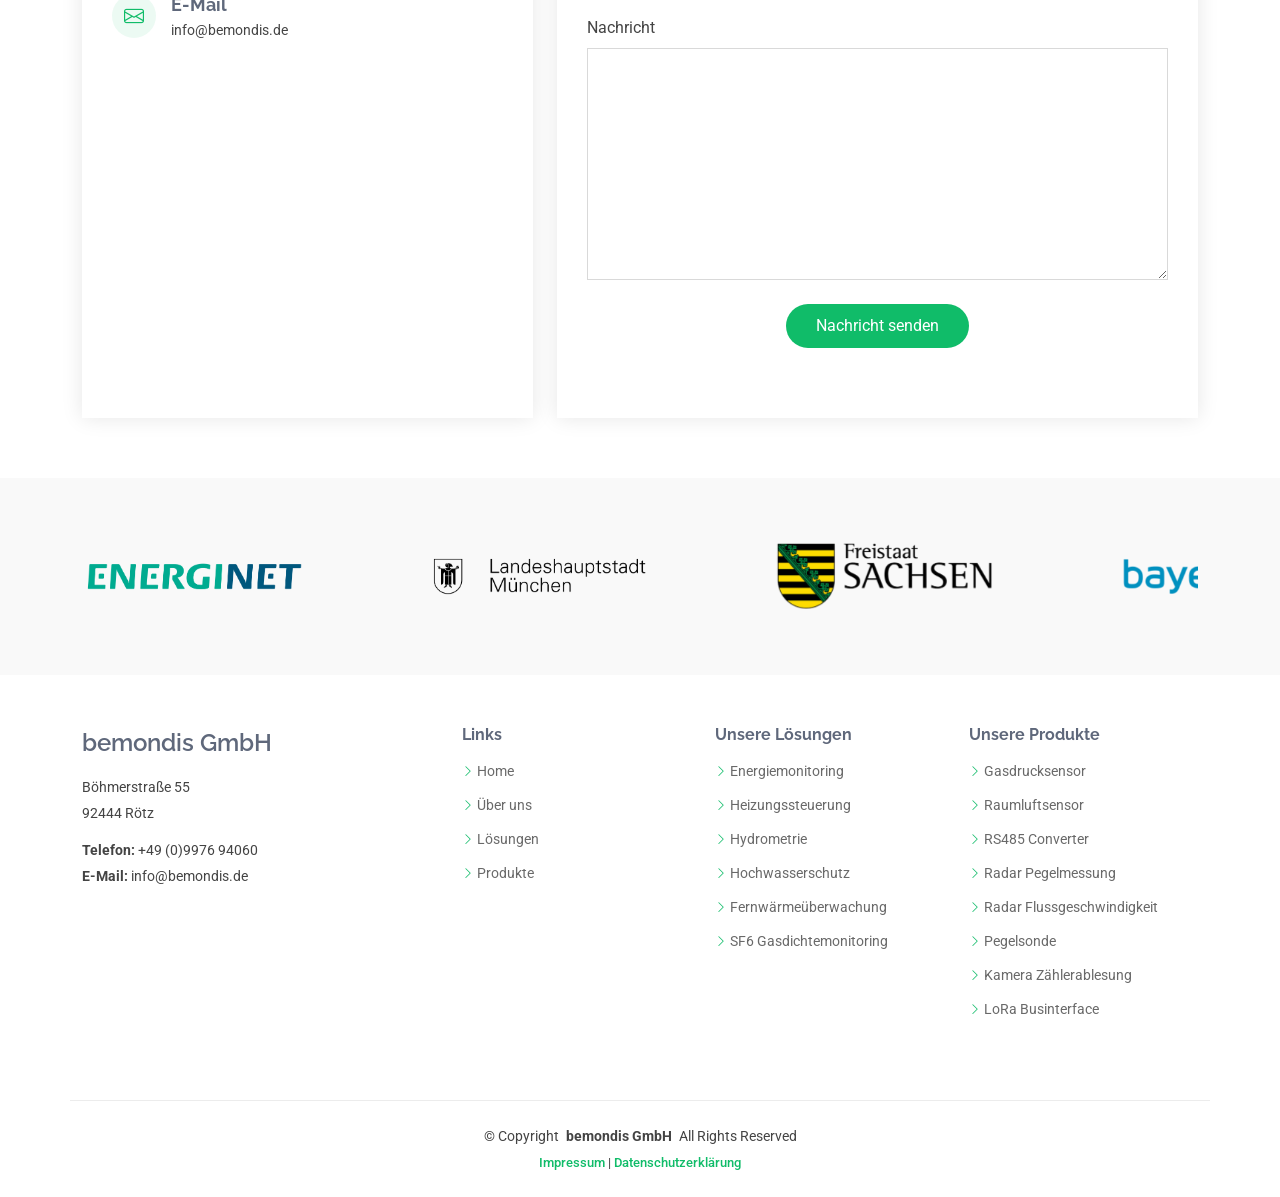
<file: product-details/wasserstand.html>
<!DOCTYPE html>
<html lang="de">

<head>
  <meta charset="utf-8">
  <meta content="width=device-width, initial-scale=1.0" name="viewport">
  <title>bemondis GmbH</title>
  <meta name="description" content="">
  <meta name="keywords" content="">

  <!-- Favicons -->
  <link href="../assets/img/favicon/favicon-32x32.png" rel="icon">
  <link href="../assets/img/favicon/apple-touch-icon-120x120.png" rel="apple-touch-icon">

  <!-- Fonts -->
  <link href="https://fonts.googleapis.com" rel="preconnect">
  <link href="https://fonts.gstatic.com" rel="preconnect" crossorigin>
  <link href="https://fonts.googleapis.com/css2?family=Roboto:ital,wght@0,100;0,300;0,400;0,500;0,700;0,900;1,100;1,300;1,400;1,500;1,700;1,900&family=Raleway:ital,wght@0,100;0,200;0,300;0,400;0,500;0,600;0,700;0,800;0,900;1,100;1,200;1,300;1,400;1,500;1,600;1,700;1,800;1,900&family=Ubuntu:ital,wght@0,300;0,400;0,500;0,700;1,300;1,400;1,500;1,700&display=swap" rel="stylesheet">

  <!-- Vendor CSS Files -->
  <link href="../assets/vendor/bootstrap/css/bootstrap.min.css" rel="stylesheet">
  <link href="../assets/vendor/bootstrap-icons/bootstrap-icons.css" rel="stylesheet">
  <link href="../assets/vendor/aos/aos.css" rel="stylesheet">
  <link href="../assets/vendor/glightbox/css/glightbox.min.css" rel="stylesheet">
  <link href="../assets/vendor/swiper/swiper-bundle.min.css" rel="stylesheet">

  <!-- Main CSS File -->
  <link href="../assets/css/main.css" rel="stylesheet">

  <!-- =======================================================
  * Template Name: eNno
  * Template URL: https://bootstrapmade.com/enno-free-simple-bootstrap-template/
  * Updated: Aug 07 2024 with Bootstrap v5.3.3
  * Author: BootstrapMade.com
  * License: https://bootstrapmade.com/license/
  ======================================================== -->
</head>

<body class="index-page">

  <header id="header" class="header d-flex align-items-center sticky-top">
    <div class="container-fluid container-xl position-relative d-flex align-items-center">

      <a href="../index.html" class="logo d-flex align-items-center me-auto">
        <!-- Firmenlogo integrieren -->
        <img src="../assets/img/firmenlogo.png" alt="Firmenlogo" class="logo-img">
      </a>

      <nav id="navmenu" class="navmenu">
        <ul>
            <li><a href="../index.html#hero" class="active">Übersicht</a></li>
            <li><a href="../index.html#about">Über uns</a></li>
            <li class="dropdown">
                <a href="#solutions"><span>Lösungen</span> <i class="bi bi-chevron-down toggle-dropdown"></i></a>
                <ul>
                    <li><a href="../service-details.html#energiemonitoring">Energiemonitoring</a></li>
                    <li><a href="../service-details.html#heizungssteuerung">Heizungssteuerung</a></li>
                    <li><a href="../service-details.html#hydrometrie">Hydrometrie</a></li>
                    <li><a href="../service-details.html#hochwasserschutz">Hochwasserschutz</a></li>
                    <li><a href="../service-details.html#fernwaermeueberwachung">Fernwärmeüberwachung</a></li>
                    <li><a href="../service-details.html#sf6-gasdichtemonitoring">SF6-Gasdichtemonitoring</a></li>
                </ul>
            </li>
            <li class="dropdown">
                <a href="../index.html#portfolio"><span>Produkte</span> <i class="bi bi-chevron-down toggle-dropdown"></i></a>
                <ul>
                  <li><a href="../product-details/gasdrucksensor.html">Gasdrucksensor</a></li>
                  <li><a href="../product-details/raumluftsensor.html">Raumluftsensor</a></li>
                  <li><a href="../product-details/rs485.html">RS485 Converter</a></li>
                  <li><a href="../product-details/pegelmessung.html">Radar Pegelmessung/Abstandsmessung</a></li>
                  <li><a href="../product-details/flussgeschwindkeit.html">Radar Flussgeschwindigkeit</a></li>
                  <li><a href="../product-details/wasserstand.html">Pegelsonde für Tiefbrunnen</a></li>
                  <li><a href="../product-details/zählerablesung.html">Kamera Zählerablesung</a></li>
                  <li><a href="../product-details/businterface.html">LoRa Businterface</a></li>
                </ul>
            </li>
        </ul>
        <i class="mobile-nav-toggle d-xl-none bi bi-list"></i>
    </nav>

      <!-- "Get Started" Button, der auf den Contact-Abschnitt verweist -->
      <a class="btn-getstarted" href="../index.html#contact">Kontakt</a>

    </div>
  </header>

  <main class="main">

    <!-- Page Title -->
    <div class="page-title">
      <div class="container d-lg-flex justify-content-between align-items-center">
        <h1 class="mb-2 mb-lg-0">Pegelsonde für Tiefbrunnen</h1>
        <nav class="breadcrumbs">
          <ol>
            <li><a href="../index.html">Home</a></li>
            <li class="current">Produktdetails</li>
          </ol>
        </nav>
      </div>
    </div><!-- End Page Title -->

    <section id="portfolio-details" class="portfolio-details section">
      <div class="container" data-aos="fade-up" data-aos-delay="100">
        <!-- Buttons über gesamte Breite -->
        <div class="row mb-4">
          <div class="col-12">
            <div class="table-navigation d-flex justify-content-between">
              <button class="btn btn-outline-primary flex-fill mx-1 active" data-target="produkteigenschaften">Produkteigenschaften</button>
              <button class="btn btn-outline-primary flex-fill mx-1" data-target="technische-daten">Technische Daten</button>
              <button class="btn btn-outline-primary flex-fill mx-1" data-target="lora-parameter">LoRa Parameter</button>
              <button class="btn btn-outline-primary flex-fill mx-1" data-target="optionale-features">Optionale Features</button>
              <button class="btn btn-outline-primary flex-fill mx-1" data-target="lieferumfang">Lieferumfang</button>
              <button class="btn btn-outline-primary flex-fill mx-1" data-target="dimension">Dimension</button>
            </div>
          </div>
        </div>
    
        <!-- Bild und Text im 50/50-Layout -->
        <div class="row gy-4">
          <!-- Linker Bereich: Bilderslider (50 %) -->
          <div class="col-lg-6">
            <div class="portfolio-details-slider swiper init-swiper">
              <script type="application/json" class="swiper-config">
                {
                  "loop": true,
                  "speed": 600,
                  "autoplay": {
                    "delay": 5000
                  },
                  "slidesPerView": "auto",
                  "pagination": {
                    "el": ".swiper-pagination",
                    "type": "bullets",
                    "clickable": true
                  }
                }
              </script>
              <div class="swiper-wrapper align-items-center">
                <div class="swiper-slide">
                  <img src="../assets/img/pegelsonde.jpg" alt="">
                </div>
                <div class="swiper-slide">
                  <img src="../assets/img/pegelsonde.jpg" alt="">
                </div>
                <div class="swiper-slide">
                  <img src="../assets/img/pegelsonde.jpg" alt="">
                </div>
              </div>
              <div class="swiper-pagination"></div>
            </div>
          </div>
    
          <!-- Rechter Bereich: Produktdaten und Downloads (50 %) -->
          <div class="col-lg-6">
            <!-- Produkteigenschaften (Standardmäßig sichtbar) -->
            <div id="produkteigenschaften" class="portfolio-info mb-4" data-aos="fade-up" data-aos-delay="200">
              <h3>Produkteigenschaften</h3>
              <ul>
                <li><strong>• Gehäuse</strong>: Edelstahl AISI 316L, Endkappen aus Aluminium</li>
                <li><strong>• Antenne</strong>: Omnidirektionale, witterungsbeständige Antenne</li>
                <li><strong>• Datenspeicher</strong>: Integrierter Datenspeicher für Offline-Betrieb</li>
                <li><strong>• Serviceschnittstelle</strong>: Für manuelles Auslesen der Daten</li>
                <li><strong>• Komponenten</strong>: ersetzbar (z.B. Batterie, Elektronik, ...)</li>
                <li><strong>• Betrieb</strong>: Energiesparender Ultra Low Power Betrieb 24h/7d</li>
                <li><strong>• Qualität</strong>: Verwendung von Qualitätskomponenten</li>
                <li><strong>• Nachhaltigkeit</strong>: Nachhaltig durch modularen Aufbau und robustes Design</li>
                <li><strong>• Batterie</strong>: Langlebige Li-SOCL2 Markenbatterien</li>
                <li><strong>• Elektronik</strong>: „Made in Germany“ (Hard- und Software)</li>
                <li><strong>• Bedienung</strong>: Integrierter Ein-/Ausschalter zur einfachen Inbetriebnahme</li>
                <li><strong>• Optionales Zubehör</strong>: Premium Drucksonde</li>
              </ul>
            </div>
    
            <!-- Technische Daten (Standardmäßig ausgeblendet) -->
            <div id="technische-daten" class="portfolio-info mb-4" data-aos="fade-up" data-aos-delay="200" style="display: none;">
              <h3>Technische Daten</h3>
              <ul>
                <li><strong>• Übertragung</strong>: Wasserstand/-druck und Temperatur</li>
                <li><strong>• Datenlogging</strong>: Luftfeuchte, Luftdruck, Umgebungstemperatur</li>
                <li><strong>• Spannungsversorgung</strong>: Erfasst Zustand der Spannungsversorgung</li>
                <li><strong>• Genauigkeit Luftdruck </strong>: ± 1.7 hPa max.</li>
                <li><strong>• Genauigkeit Luftfeuchte</strong>: ±3 % RH</li>
                <li><strong>• Genauigkeit Temperatur</strong>: ± 1.25°C max.</li>
                <li><strong>• Umgebungstemperatur</strong>: -20...60°C</li>
                <li><strong>• Batterielaufzeit</strong>: > 5 Jahre @ 4 Samples pro Std.</li>
              </ul>
            </div>  
    
            <!-- LoRa Parameter (Standardmäßig ausgeblendet) -->
            <div id="lora-parameter" class="portfolio-info mb-4" data-aos="fade-up" data-aos-delay="200" style="display: none;">
              <h3>LoRa Parameter</h3>
              <ul>
                <li><strong>• Frequenz</strong>: 868 MHz</li>
                <li><strong>• Reichweite</strong>: Bis zu 15 km</li>
                <li><strong>• Stromverbrauch</strong>: 50 mA im Betrieb</li>
                <li><strong>• Protokoll</strong>: Class A, OTAA, FUOTA</li>
                <li><strong>• Antenne</strong>: LoRa 868MHz EU, externe Antenne</li>
                <li><strong>• Datenrate</strong>: Adaptiv oder statisch konfigurierbar</li>
                <li><strong>• Mikrocontroller</strong>: Moderner, energiesparender Mikrocontroller</li>
                <li><strong>• Sicherheit</strong>: Secure Key Management Hardware</li>
                <li><strong>• LoRa Version</strong>: 1.0.4</li>
              </ul>
            </div>
    
            <!-- Optionale Features (Standardmäßig ausgeblendet) -->
            <div id="optionale-features" class="portfolio-info mb-4" data-aos="fade-up" data-aos-delay="200" style="display: none;">
              <h3>Optionale Features</h3>
              <ul>
                <li><strong>•</strong> Anpassungen für Sonden mit anderem Datenausgang</li>
                <li><strong>•</strong> Individuelle Pegelrohradapter und Kabelabhängungen</li>
                <li><strong>•</strong> Kundenspezifische Firmware</li>
                <li><strong>•</strong> Anpassungen für weitere Anwendungen und Medien</li>
                <li><strong>•</strong> Kundenspezifisches Antennendesign</li>
                <li><strong>•</strong> LoRa class B Implementierung</li>
                <li><strong>•</strong> Support bei Planung, Installation, Integration, Service</li>
              </ul>
            </div>
    
            <!-- Lieferumfang (Standardmäßig ausgeblendet) -->
              <div id="lieferumfang" class="portfolio-info mb-4" data-aos="fade-up" data-aos-delay="200" style="display: none;">
                <h3>Lieferumfang</h3>
                <ul>
                  <li><strong>• System</strong>: LoRa Pegelmesssystem PMS-100 mit Antenne</li>
                  <li><strong>• Spannungsversorgung</strong>: Spannungsversorgung durch integrierte Batterien</li>
                  <li><strong>• Dokumentation</strong>: Betriebsanleitung</li>
                  <li><strong>• Software</strong>: JavaScript Payload Formatter</li>
                  <li><strong>• Integration</strong>: Integration Guide</li>
                </ul>
              </div>
              
    
            <!-- Dimension (Standardmäßig ausgeblendet) -->
            <div id="dimension" class="portfolio-info mb-4" data-aos="fade-up" data-aos-delay="200" style="display: none;">
              <h3>Dimension</h3>
              <ul>
                <li><strong>• Abmessungen (LxD)</strong>: 339x40 [mm]</li>
                <li><strong>• Gewicht</strong>: 0,45 [kg]</li>
              </ul>
            </div>

            <!-- Downloads (Eigene Tabelle, immer sichtbar) -->
            <div id="downloads" class="portfolio-info mb-4" data-aos="fade-up" data-aos-delay="200">
              <h3>Downloads</h3>
              <div class="download-catalog">
                <a href="../assets/downloads/PMS100_Datenblatt.pdf" download><i class="bi bi-filetype-pdf"></i><span>Datenblatt</span></a>
              </div>
            </div>
          </div>
        </div>
      </div>
    </section><!-- /Portfolio Details Section -->

   <!-- Contact Section -->
 <section id="contact" class="contact section">

  <!-- Section Title -->
  <div class="container section-title" data-aos="fade-up">
    <span>Kontakt</span>
    <h2>Kontakt</h2>
    <p>Senden Sie uns eine Nachricht, wir werden Sie kontaktieren</p>
  </div><!-- End Section Title -->

  <div class="container" data-aos="fade-up" data-aos-delay="100">

    <div class="row gy-4">

      <div class="col-lg-5">

        <div class="info-wrap">
          <div class="info-item d-flex" data-aos="fade-up" data-aos-delay="200">
            <i class="bi bi-geo-alt flex-shrink-0"></i>
            <div>
              <h3>Addresse</h3>
              <p>Böhmerstraße 55, 92444 Rötz</p>
            </div>
          </div><!-- End Info Item -->

          <div class="info-item d-flex" data-aos="fade-up" data-aos-delay="300">
            <i class="bi bi-telephone flex-shrink-0"></i>
            <div>
              <h3>Telefon</h3>
              <p>+49 (0)9976 94060</p>
            </div>
          </div><!-- End Info Item -->

          <div class="info-item d-flex" data-aos="fade-up" data-aos-delay="400">
            <i class="bi bi-envelope flex-shrink-0"></i>
            <div>
              <h3>E-Mail </h3>
              <p>info@bemondis.de</p>
            </div>
          </div><!-- End Info Item -->

          <iframe src="https://www.google.com/maps/embed?pb=!1m18!1m12!1m3!1d1046.9969224194472!2d12.537588704092263!3d49.34269219789711!2m3!1f0!2f0!3f0!3m2!1i1024!2i768!4f13.1!3m3!1m2!1s0x47a001da336f29ff%3A0xe00f912402b85f9!2sbemondis%20GmbH!5e1!3m2!1sde!2sde!4v1742546415944!5m2!1sde!2sde" width="470" height="300" style="border:0;" allowfullscreen="" loading="lazy" referrerpolicy="no-referrer-when-downgrade"></iframe>
        </div>
      </div>

      <div class="col-lg-7">
        <form action="forms/contact.php" method="post" class="php-email-form" data-aos="fade-up" data-aos-delay="200">
          <div class="row gy-4">

            <div class="col-md-6">
              <label for="name-field" class="pb-2">Name</label>
              <input type="text" name="name" id="name-field" class="form-control" required="">
            </div>

            <div class="col-md-6">
              <label for="email-field" class="pb-2">Email</label>
              <input type="email" class="form-control" name="email" id="email-field" required="">
            </div>

            <div class="col-md-12">
              <label for="subject-field" class="pb-2">Betreff</label>
              <input type="text" class="form-control" name="subject" id="subject-field" required="">
            </div>

            <div class="col-md-12">
              <label for="message-field" class="pb-2">Nachricht</label>
              <textarea class="form-control" name="message" rows="10" id="message-field" required=""></textarea>
            </div>

            <div class="col-md-12 text-center">
              <div class="loading">Lädt...</div>
              <div class="error-message"></div>
              <div class="sent-message">Deine Nachricht wurde gesendet. Vielen Dank!</div>

              <button type="submit">Nachricht senden</button>
            </div>

          </div>
        </form>
      </div><!-- End Contact Form -->

    </div>

  </div>

</section><!-- /Contact Section -->

</main>

   <!-- Clients Section -->
   <section id="clients" class="clients section light-background">

    <div class="container" data-aos="zoom-in">

      <div class="swiper init-swiper">
        <script type="application/json" class="swiper-config">
          {
            "loop": true,
            "speed": 600,
            "autoplay": {
              "delay": 5000
            },
            "slidesPerView": "auto",
            "pagination": {
              "el": ".swiper-pagination",
              "type": "bullets",
              "clickable": true
            },
            "breakpoints": {
              "320": {
                "slidesPerView": 2,
                "spaceBetween": 40
              },
              "480": {
                "slidesPerView": 3,
                "spaceBetween": 60
              },
              "640": {
                "slidesPerView": 4,
                "spaceBetween": 80
              },
              "992": {
                "slidesPerView": 5,
                "spaceBetween": 120
              },
              "1200": {
                "slidesPerView": 6,
                "spaceBetween": 120
              }
            }
          }
        </script>
        <div class="swiper-wrapper align-items-center">
          <div class="swiper-slide"><img src="../assets/img/Clients/bayernwerk.png" class="img-fluid" alt=""></div>
          <div class="swiper-slide"><img src="../assets/img/Clients/energienet.png" class="img-fluid" alt=""></div>
          <div class="swiper-slide"><img src="../assets/img/Clients/münchen.png" class="img-fluid" alt=""></div>
          <div class="swiper-slide"><img src="../assets/img/Clients/sachsen.png" class="img-fluid" alt=""></div>
        </div>
      </div>

    </div>
    
  </section>
  
  <!-- /Ende Clients Section -->

  <!-- /Anfang Footer -->

  <footer id="footer" class="footer">

    <div class="container footer-top">
      <div class="row gy-4">
        <div class="col-lg-4 col-md-6 footer-about">
          <a href="../index.html" class="d-flex align-items-center">
            <span class="sitename">bemondis GmbH</span>
          </a>
          <div class="footer-contact pt-3">
            <p>Böhmerstraße 55 </p>
            <p>92444 Rötz</p>
            <p class="mt-3"><strong>Telefon:</strong> <span>+49 (0)9976 94060</span></p>
            <p><strong>E-Mail:</strong> <span>info@bemondis.de</span></p>
          </div>
        </div>

        <div class="col-lg-2 col-md-3 footer-links">
          <h4>Links</h4>
          <ul>
            <li><i class="bi bi-chevron-right"></i> <a href="../index.html#">Home</a></li>
            <li><i class="bi bi-chevron-right"></i> <a href="../index.html#about">Über uns</a></li>
            <li><i class="bi bi-chevron-right"></i> <a href="../index.html#solutions">Lösungen</a></li>
            <li><i class="bi bi-chevron-right"></i> <a href="../index.html#portfolio">Produkte</a></li>
          </ul>
        </div>

        <div class="col-lg-2 col-md-3 footer-links">
          <h4>Unsere Lösungen</h4>
          <ul>
            <li><i class="bi bi-chevron-right"></i> <a href="../service-details.html#energiemonitoring">Energiemonitoring</a></li>
            <li><i class="bi bi-chevron-right"></i> <a href="../service-details.html#heizungssteuerung">Heizungssteuerung</a></li>
            <li><i class="bi bi-chevron-right"></i> <a href="../service-details.html#hydrometrie">Hydrometrie</a></li>
            <li><i class="bi bi-chevron-right"></i> <a href="../service-details.html#hochwasserschutz">Hochwasserschutz</a></li>
            <li><i class="bi bi-chevron-right"></i> <a href="../service-details.html#fernwaermeueberwachung">Fernwärmeüberwachung</a></li>
            <li><i class="bi bi-chevron-right"></i> <a href="../service-details.html#sf6-gasdichtemonitoring">SF6 Gasdichtemonitoring</a></li>
          </ul>
        </div>

       <div class="col-lg-2 col-md-3 footer-links">
         <h4>Unsere Produkte</h4>
         <ul>
           <li><i class="bi bi-chevron-right"></i> <a href="../product-details/gasdrucksensor.html">Gasdrucksensor</a></li>
           <li><i class="bi bi-chevron-right"></i> <a href="../product-details/raumluftsensor.html">Raumluftsensor</a></li>
           <li><i class="bi bi-chevron-right"></i> <a href="../product-details/rs485.html">RS485 Converter</a></li>
           <li><i class="bi bi-chevron-right"></i> <a href="../product-details/pegelmessung.html">Radar Pegelmessung</a></li>
           <li><i class="bi bi-chevron-right"></i> <a href="../product-details/flussgeschwindkeit.html">Radar Flussgeschwindigkeit</a></li>
           <li><i class="bi bi-chevron-right"></i> <a href="../product-details/wasserstand.html">Pegelsonde</a></li>
           <li><i class="bi bi-chevron-right"></i> <a href="../product-details/zählerablesung.html">Kamera Zählerablesung</a></li>
           <li><i class="bi bi-chevron-right"></i> <a href="../product-details/businterface.html">LoRa Businterface</a></li>
         </ul>
       </div>
     </div>
   </div>

<div class="container copyright text-center mt-4">
  <p>© <span>Copyright</span> <strong class="px-1 sitename">bemondis GmbH</strong> <span>All Rights Reserved</span></p>
  <div class="credits">
    <style>
      .credits a {
          font-family: 'Roboto', sans-serif; /* Roboto als Schriftart */
          font-size: 13px; /* Schriftgröße auf 18px erhöhen */
          font-weight: 500; /* Mittlere Schriftstärke */
          color: #10bc69; /* Farbe anpassen */
      }

      .credits a:hover {
          text-decoration: underline; /* Unterstreichung beim Hovern */
      }
  </style>
</head>
<body>
  <div class="credits">
      <a href="javascript:void(0)" onclick="openModal('impressum')">Impressum</a> | 
      <a href="javascript:void(0)" onclick="openModal('datenschutz')">Datenschutzerklärung</a>
  </div>

  <script>
      function openModal(contentType) {
          // Hier kommt deine Modal-Logik
          console.log('Öffne Modal für:', contentType);
      }
  </script>
</body>
</html>
  </div>
</div>

<!-- Modal-Fenster -->
<div id="modal" class="modal">
  <div class="modal-content">
      <span class="close" onclick="closeModal()">&times;</span>
      <div id="modal-body">
          <!-- Hier wird der Inhalt dynamisch eingefügt -->
      </div>
  </div>
</div>

<style>
  .modal {
      display: none;
      position: fixed;
      top: 0;
      left: 0;
      width: 100%;
      height: 100%;
      background-color: rgba(0, 0, 0, 0.5);
      z-index: 1000;
  }
  .modal-content {
      background-color: white;
      margin: 10% auto;
      padding: 20px;
      width: 80%;
      max-width: 1000px;
      border-radius: 5px;
      position: relative;
  }
  .close {
      position: absolute;
      top: 10px;
      right: 15px;
      font-size: 24px;
      cursor: pointer;
  }
  .close:hover {
      color: red;
  }
</style>

<script>
  function openModal(contentType) {
      const modal = document.getElementById('modal');
      const modalBody = document.getElementById('modal-body');

      if (contentType === 'impressum') {
          modalBody.innerHTML = `
              <h2>Impressum</h2
              <p>Angaben gemäß § 5 TMG:</p>
              <p>
                  <strong>bemondis GmbH</strong><br>
                  Rötzer Straße 36<br>
                  92431 Neunburg v. W.<br>
              <p>
                  Telefon: +49 09672 9242 30<br>
                  E-Mail: info@bemondis.de
              <p>
                  Geschäftsführer: Johannes Landkammer<br>
                  Eintragung im Handelsregister Regensburg<br>
                  Registernummer: HRB 5761<br>
                  UST-NR: 211/118/60316<br>
                  UST-Id-Nr., gem. §27 a Umsatzsteuergesetz: DE 13 18 36 145
              </p>
          `;
      } else if (contentType === 'datenschutz') {
          modalBody.innerHTML = `
              <h2>Datenschutzerklärung</h2>
          <p>Sofern innerhalb des Internetangebotes die Möglichkeit zur Eingabe persönlicher oder geschäftlicher Daten (Emailadressen, Namen, Anschriften) besteht, so erfolgt die Preisgabe dieser Daten seitens des Nutzers auf ausdrücklich freiwilliger Basis. Die Inanspruchnahme und Bezahlung aller angebotenen Dienste ist - soweit technisch möglich und zumutbar - auch ohne Angabe solcher Daten bzw. unter Angabe anonymisierter Daten oder eines Pseudonyms gestattet. Die Nutzung der im Rahmen des Impressums oder vergleichbarer Angaben veröffentlichten Kontaktdaten wie Postanschriften, Telefon- und Faxnummern sowie Emailadressen durch Dritte zur Übersendung von nicht ausdrücklich angeforderten Informationen ist nicht gestattet. Rechtliche Schritte gegen die Versender von sogenannten Spam-Mails bei Verstößen gegen dieses Verbot, sind ausdrücklich vorbehalten.</p>
          <p>Diese Seite nutzt aus Gründen der Sicherheit und zum Schutz der Übertragung vertraulicher Inhalte, wie zum Beispiel der Anfragen, die Sie an uns als Seitenbetreiber senden, eine SSL-Verschlüsselung. Eine verschlüsselte Verbindung erkennen Sie daran, dass in der Adresszeile des Browsers "https://" steht und ein Schloss-Symbol davor zu sehen ist. Wenn die SSL Verschlüsselung aktiviert ist, können die Daten, die Sie an uns übermitteln, in der Regel nicht von Dritten mitgelesen werden. Wir weisen darauf hin, dass die Datenübertragung im Internet (z.B. bei der Kommunikation per E-Mail) Sicherheitslücken aufweisen kann. Ein lückenloser Schutz der Daten vor dem Zugriff durch Dritte ist nicht möglich.</p>

          <h3>Erhebung und Verarbeitung von personenbezogenen Daten</h3>
          <p>Wenn Sie unsere Webseite besuchen, werden standardmäßig Log-Daten gespeichert. Log-Daten enthalten z. B. die IP-Adresse des Gerätes, mit dem Sie auf die Website oder einen Dienst zugreifen, die Art des Browsers, mit dem Sie zugreifen, die Webseite, die Sie zuvor besucht haben, Ihre Systemkonfiguration sowie Datum und Zeitangaben. Die IP-Adressen der Besucher unserer Webseite werden kurze Zeit nach Beendigung der Verbindung zu unserer Webseite anonymisiert oder gelöscht. Wir verarbeiten und nutzen diese Daten nicht.</p>

            <h3>Erfassung von Daten durch den Webhoster</h3>
          <p>Wir haben mit unserem derzeitigen Hoster eine Vereinbarung zur Auftragsverarbeitung nach Art. 28 Abs. 3 Datenschutz-Grundverordnung (DSGVO) getroffen. Aus datenschutzrechtlichen Gründen werden der Hostname bzw. die IP-Adresse des Clients, der die Website aufruft, in den Logfiles anonymisiert. Die Datenverarbeitung findet ausschließlich in Deutschland statt, d. h. unser Hoster unterliegt vollständig den in Deutschland geltenden gesetzlichen Vorschriften zum Datenschutz.</p>
          <p>Erfasst werden folgende Daten:</p>
          <ul>
          <li>Die anonyme IP-Adresse</li>
          <li>Das Element welches beim Aufruf der Seite angesprochen wurde</li>
          <li>Über welches Protokoll die Seite aufgerufen wurde</li>
          <li>Das Betriebssystem</li>
          <li>Der Browser und die Version</li>
          </ul>
          <p>Die Speicherung dieser Daten, (Anonyme IP, Betriebssystem, Browser usw.), gilt nicht als Verarbeitung der personenbezogene Daten, da die IP-Adresse des Besuchers anonymisiert wird.</p>

          <h3>Bei Nutzung unseres Kontaktformulars</h3>
          <p>Bei Fragen jeglicher Art bieten wir Ihnen die Möglichkeit, mit uns über ein auf der Website bereitgestelltes Formular Kontakt aufzunehmen. Dabei ist die Angabe einer gültigen E-Mail-Adresse erforderlich, damit wir wissen, von wem die Anfrage stammt und um diese beantworten zu können. Weitere Angaben können freiwillig getätigt werden. Die Datenverarbeitung zum Zwecke der Kontaktaufnahme mit uns erfolgt nach Art. 6 Abs. 1 S. 1 lit. a DSGVO auf Grundlage Ihrer freiwillig erteilten Einwilligung. Die für die Benutzung des Kontaktformulars von uns erhobenen personenbezogenen Daten werden nach Erledigung der von Ihnen gestellten Anfrage automatisch gelöscht. Die Dauer der Speicherung von personenbezogenen Daten bemisst sich anhand der jeweiligen gesetzlichen Aufbewahrungsfrist. Nach Ablauf der Frist werden die entsprechenden Daten routinemäßig gelöscht, sofern sie nicht mehr zur Vertragserfüllung oder Vertragsanbahnung erforderlich sind und/oder unsererseits kein berechtigtes Interesse an der Weiterspeicherung fortbesteht. Gebietet die Ausübung von Interventionsrechten die Löschung, werden die entsprechenden Daten unverzüglich gelöscht.</p>

          <h3>Cookies</h3>
          <p>Ein Cookie ist eine kleine Datei, die auf dem Computer des Benutzers gespeichert wird. Sie ermöglicht es, den Computer beim nächsten Besuch wiederzuerkennen. So setzt z.B. Ihre Einwilligung in die Verwendung von Cookies, ein Cookie, sodass Sie nicht jedes mal beim Besuch unserer Webseite erneut zustimmen müssen. Es gibt verschiedene Herangehensweisen Cookies einzuteilen. Ein zum Beispiel rein funktionales Cookie ist das has_js, es zeigt uns, ob JavaScript auf Ihrem Computer aktiviert oder deaktiviert ist. Um Cookies zu löschen oder um zu verhindern, dass Sie ohne Ihre ausdrückliche Zustimmung auf Ihrem Computer oder Mobilgerät gespeichert werden, können Sie Ihre Browsereinstellungen ändern. Die meisten Browser sind standardmäßig so eingestellt, dass sie Cookies akzeptieren. Nutzen Sie also Ihren Browser zur Entscheidung über Ihren Umgang mit Cookies. Im "Hilfe"-Bereich Ihres Browsers finden Sie nähere Informationen zu Ihren Cookie-Einstellungen. Es kann sein, dass Sie unsere Webseite nur eingeschränkt nutzen können, wenn Sie die Verwendung von Cookies ausschließen. Nutzen Sie die Webseite weiter und nehmen keine Auswahl bestimmter Cookies von uns oder von unseren Partnern vor, sehen wir darin Ihre Einwilligung. Weitere Tipps: Blockieren Sie Cookies von Drittanbietern. Cookies von Drittanbietern sind normalerweise nicht erforderlich, um die von Ihnen gewünschten Internetangebote zu nutzen. Wenn Sie weniger Spuren im Internet hinterlassen möchten, sollten Sie diese Cookies generell ablehnen. Verhindern Sie die Installation der geläufigsten Tracking-Tools. Es gibt eine Vielzahl von Erweiterungen, mit denen sich Tracking-Tools blockieren lassen.</p>

          <h3>Rechtlicher Hinweis</h3>
          <p>Die bemondis GmbH behält sich alle Rechte vor. Verlinkungen auf den Inhalt dieser Seiten sind nur gestattet, wenn diese vollständig, ohne Werbeframes der linkenden Seite dargestellt werden. Verstöße gegen das Copyright werden durch bemondis gerichtlich verfolgt. Jede unauthorisierte Nutzung der Marke bemondis oder von bemondis geschützter Warenzeichen, insbesondere die Vermarktung von Piraterieprodukten oder die Bewerbung solcher Produkte in Verbindung mit der Marke bemondis wird gerichtlich verfolgt. Vistrolux ist eine eingetragene Marke von bemondis GmbH. Die rechtlichen Hinweise auf dieser Webseite sowie alle Fragen und Streitigkeiten im Zusammenhang mit dieser Webseite unterliegen dem Recht der Bundesrepublik Deutschland. Wir weisen darauf hin, dass die Datenübertragung über das Internet derzeit im Wesentlichen ungesichert erfolgt, d.h. es ist keine sichere Übertragung gewährleistet. Es ist nicht ausgeschlossen, dass übermittelte Daten von Unbefugten zur Kenntnis genommen und eventuell sogar verfälscht werden.</p>

          <h3>Haftungsausschluss</h3>
          <h4>Inhalt der Website</h4>
          <p>Der Autor übernimmt keinerlei Gewähr für die Aktualität, Korrektheit, Vollständigkeit oder Qualität der bereitgestellten Informationen. Haftungsansprüche gegen den Autor, welche sich auf Schäden materieller oder ideeller Art beziehen, die durch die Nutzung oder Nichtnutzung der dargebotenen Informationen bzw. durch die Nutzung fehlerhafter und unvollständiger Informationen verursacht wurden, sind grundsätzlich ausgeschlossen, sofern seitens des Autors kein nachweislich vorsätzliches oder grob fahrlässiges Verschulden vorliegt. Alle Angebote sind freibleibend und unverbindlich. Der Autor behält es sich ausdrücklich vor, Teile der Seiten oder das gesamte Angebot ohne gesonderte Ankündigung zu verändern, zu ergänzen, zu löschen oder die Veröffentlichung zeitweise oder endgültig einzustellen.</p>

          <h4>Verweise und Links</h4>
          <p>Bei direkten oder indirekten Verweisen auf fremde Webseiten ("Hyperlinks"), die außerhalb des Verantwortungsbereiches des Autors liegen, würde eine Haftungsverpflichtung ausschließlich in dem Fall in Kraft treten, in dem der Autor von den Inhalten Kenntnis hat und es ihm technisch möglich und zumutbar wäre, die Nutzung im Falle rechtswidriger Inhalte zu verhindern. Der Autor erklärt hiermit ausdrücklich, dass zum Zeitpunkt der Linksetzung keine illegalen Inhalte auf den zu verlinkenden Seiten erkennbar waren. Auf die aktuelle und zukünftige Gestaltung, die Inhalte oder die Urheberschaft der verlinkten/verknüpften Seiten hat der Autor keinerlei Einfluss. Deshalb distanziert er sich hiermit ausdrücklich von allen Inhalten aller verlinkten /verknüpften Seiten, die nach der Linksetzung verändert wurden. Diese Feststellung gilt für alle innerhalb des eigenen Internetangebotes gesetzten Links und Verweise sowie für Fremdeinträge in vom Autor eingerichteten Gästebüchern, Diskussionsforen, Linkverzeichnissen, Mailinglisten und in allen anderen Formen von Datenbanken, auf deren Inhalt externe Schreibzugriffe möglich sind. Für illegale, fehlerhafte oder unvollständige Inhalte und insbesondere für Schäden, die aus der Nutzung oder Nichtnutzung solcherart dargebotener Informationen entstehen, haftet allein der Anbieter der Seite, auf welche verwiesen wurde, nicht derjenige, der über Links auf die jeweilige Veröffentlichung lediglich verweist.</p>

          <h3>Betroffenenrecht</h3>
          <p>Sie haben das Recht:</p>
          <ul>
          <li>gemäß Art. 15 DSGVO Auskunft über Ihre von uns verarbeiteten personenbezogenen Daten zu verlangen. Insbesondere können Sie Auskunft über die Verarbeitungszwecke, die Kategorie der personenbezogenen Daten, die Kategorien von Empfängern, gegenüber denen Ihre Daten offen gelegt wurden oder werden, die geplante Speicherdauer, das Bestehen eines Rechts auf Berichtigung, Löschung, Einschränkung der Verarbeitung oder Widerspruch, das Bestehen eines Beschwerderechts, die Herkunft ihrer Daten, sofern diese nicht bei uns erhoben wurden, sowie über das Bestehen einer automatisierten Entscheidungsfindung einschließlich Profiling und ggf. aussagekräftigen Informationen zu deren Einzelheiten verlangen;</li>
          <li>gemäß Art. 16 DSGVO unverzüglich die Berichtigung unrichtiger oder Vervollständigung Ihrer bei uns gespeicherten personenbezogenen Daten zu verlangen;</li>
          <li>gemäß Art. 17 DSGVO die Löschung Ihrer bei uns gespeicherten personenbezogenen Daten zu verlangen, soweit nicht die Verarbeitung zur Ausübung des Rechts auf freie Meinungsäußerung und Information, zur Erfüllung einer rechtlichen Verpflichtung, aus Gründen des öffentlichen Interesses oder zur Geltendmachung, Ausübung oder Verteidigung von Rechtsansprüchen erforderlich ist;</li>
          <li>gemäß Art. 18 DSGVO die Einschränkung der Verarbeitung Ihrer personenbezogenen Daten zu verlangen, soweit die Richtigkeit der Daten von Ihnen bestritten wird, die Verarbeitung unrechtmäßig ist, Sie aber deren Löschung ablehnen und wir die Daten nicht mehr benötigen, Sie jedoch diese zur Geltendmachung, Ausübung oder Verteidigung von Rechtsansprüchen benötigen oder Sie gemäß Art. 21 DSGVO Widerspruch gegen die Verarbeitung eingelegt haben;</li>
          <li>gemäß Art. 20 DSGVO Ihre personenbezogenen Daten, die Sie uns bereitgestellt haben, in einem strukturierten, gängigen und maschinenlesebaren Format zu erhalten oder die Übermittlung an einen anderen Verantwortlichen zu verlangen und</li>
          <li>gemäß Art. 7 Abs. 3 DSGVO Ihre einmal erteilte Einwilligung jederzeit gegenüber uns zu widerrufen. Dies hat zur Folge, dass wir die Datenverarbeitung, die auf dieser Einwilligung beruhte, für die Zukunft nicht mehr fortführen dürfen.</li>
          <li>gemäß Art. 51 der DSGVO haben Sie das Recht sich jederzeit an eine Aufsichtsbehörde in dem Mitgliedstaat Ihres Aufenthaltsortes oder Arbeitsplatzes oder des mutmaßlichen Verstoßes zu wenden, wenn Sie der Ansicht sind, dass die Verarbeitung der Sie betreffenden personenbezogenen Daten gegen die EU-Datenschutzgrundverordnung verstößt.</li>
          </ul>

          <h3>Widerspruchsrecht</h3>
          <p>Sofern Ihre personenbezogenen Daten auf Grundlage von berechtigten Interessen gemäß Art. 6 Abs. 1 S. 1 lit. f DSGVO verarbeitet werden, haben Sie das Recht, gemäß Art. 21 DSGVO Widerspruch gegen die Verarbeitung Ihrer personenbezogenen Daten einzulegen, soweit dafür Gründe vorliegen, die sich aus Ihrer besonderen Situation ergeben oder sich der Widerspruch gegen Direktwerbung richtet. Im letzteren Fall haben Sie ein generelles Widerspruchsrecht, das ohne Angabe einer besonderen Situation von uns umgesetzt wird. Möchten Sie von Ihrem Widerrufs- oder Widerspruchsrecht Gebrauch machen, schreiben Sie uns über diesen Link an.</p>

          <h3>Urheber- und Kennzeichenrecht</h3>
          <p>Der Autor ist bestrebt, in allen Publikationen die Urheberrechte der verwendeten Grafiken, Tondokumente, Videosequenzen und Texte zu beachten, von ihm selbst erstellte Grafiken, Tondokumente, Videosequenzen und Texte zu nutzen oder auf lizenzfreie Grafiken, Tondokumente, Videosequenzen und Texte zurückzugreifen. Die Inhalte unterliegen dem deutschen Urheberrecht. Alle innerhalb des Internetangebotes genannten und ggf. durch Dritte geschützten Marken- und Warenzeichen unterliegen uneingeschränkt den Bestimmungen des jeweils gültigen Kennzeichenrechts und den Besitzrechten der jeweiligen eingetragenen Eigentümer. Allein aufgrund der bloßen Nennung ist nicht der Schluss zu ziehen, dass Markenzeichen nicht durch Rechte Dritter geschützt sind! Das Copyright für veröffentlichte, vom Autor selbst erstellte Objekte bleibt allein beim Autor der Seiten. Eine Vervielfältigung oder Verwendung solcher Grafiken, Tondokumente, Videosequenzen und Texte in anderen elektronischen oder gedruckten Publikationen ist ohne ausdrückliche Zustimmung des Autors nicht gestattet. Sollten Sie trotzdem auf eine Urheberrechtsverletzung aufmerksam werden, bitten wir um einen entsprechenden Hinweis. Bei Bekanntwerden von Rechtsverletzungen werden wir derartige Inhalte umgehend entfernen.</p>

          <h3>Rechtswirksamkeit dieses Haftungsausschlusses</h3>
          <p>Dieser Haftungsausschluss ist als Teil des Internetangebotes zu betrachten, von dem aus auf diese Seite verwiesen wurde. Sofern Teile oder einzelne Formulierungen dieses Textes der geltenden Rechtslage nicht, nicht mehr oder nicht vollständig entsprechen sollten, bleiben die übrigen Teile des Dokumentes in ihrem Inhalt und ihrer Gültigkeit davon unberührt.</p>

          <h3>Änderung unserer Datenschutzbestimmungen</h3>
          <p>Wir behalten uns vor, diese Datenschutzerklärung anzupassen, damit sie den rechtlichen Anforderungen entspricht oder um Änderungen unserer Leistungen in der Datenschutzerklärung umzusetzen. Für Ihren erneuten Besuch gilt dann die neue Datenschutzerklärung.</p>
          `;
      }

      modal.style.display = 'block';
  }

  function closeModal() {
      const modal = document.getElementById('modal');
      modal.style.display = 'none';
  }

  window.onclick = function(event) {
      const modal = document.getElementById('modal');
      if (event.target === modal) {
          modal.style.display = 'none';
      }
  };
</script>
</div>

</footer>

<!-- /Ende Footer -->

<!-- Scroll Top -->
<a href="#" id="scroll-top" class="scroll-top d-flex align-items-center justify-content-center"><i class="bi bi-arrow-up-short"></i></a>

<!-- Preloader -->
<div id="preloader"></div>

<!-- Vendor JS Files -->
<script src="../assets/vendor/bootstrap/js/bootstrap.bundle.min.js"></script>
<script src="../assets/vendor/php-email-form/validate.js"></script>
<script src="../assets/vendor/aos/aos.js"></script>
<script src="../assets/vendor/glightbox/js/glightbox.min.js"></script>
<script src="../assets/vendor/purecounter/purecounter_vanilla.js"></script>
<script src="../assets/vendor/imagesloaded/imagesloaded.pkgd.min.js"></script>
<script src="../assets/vendor/isotope-layout/isotope.pkgd.min.js"></script>
<script src="../assets/vendor/swiper/swiper-bundle.min.js"></script>

<!-- Main JS File -->
<script src="../assets/js/main.js"></script>

</body>

</html>
</file>
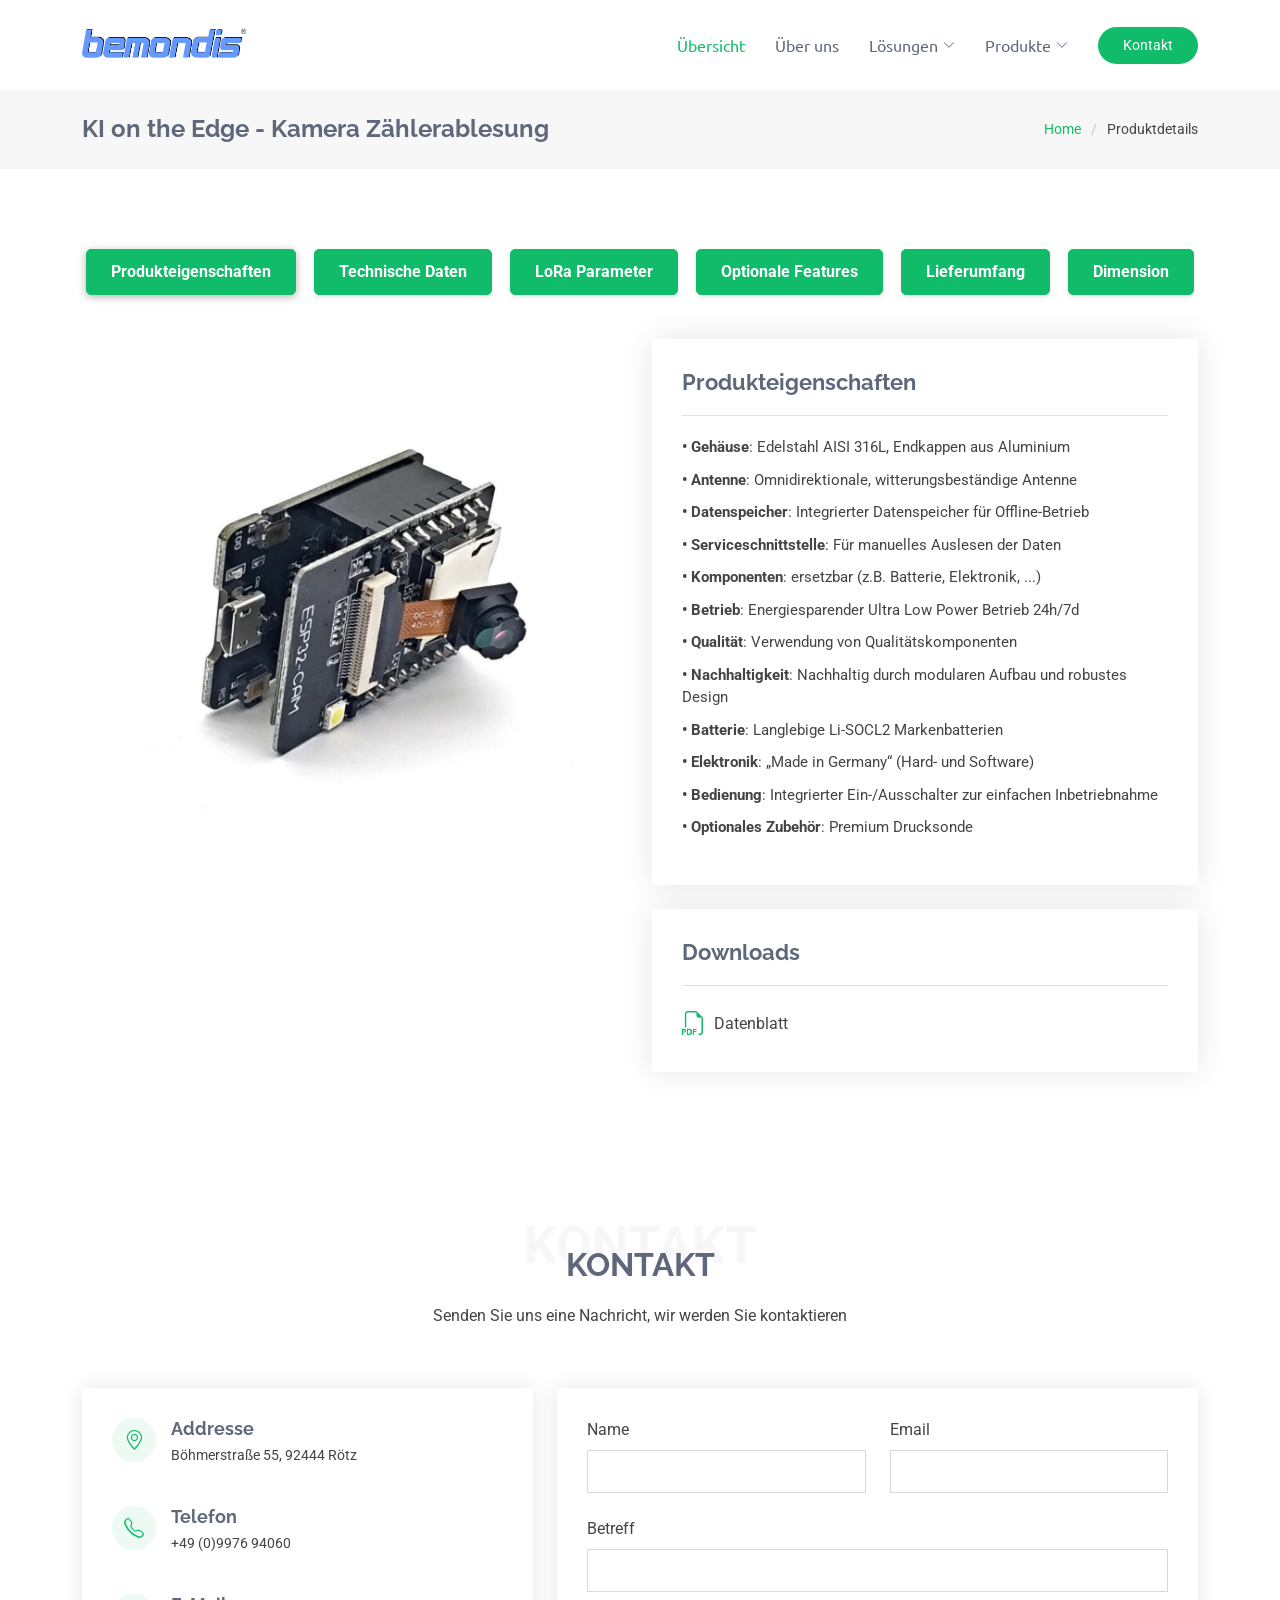
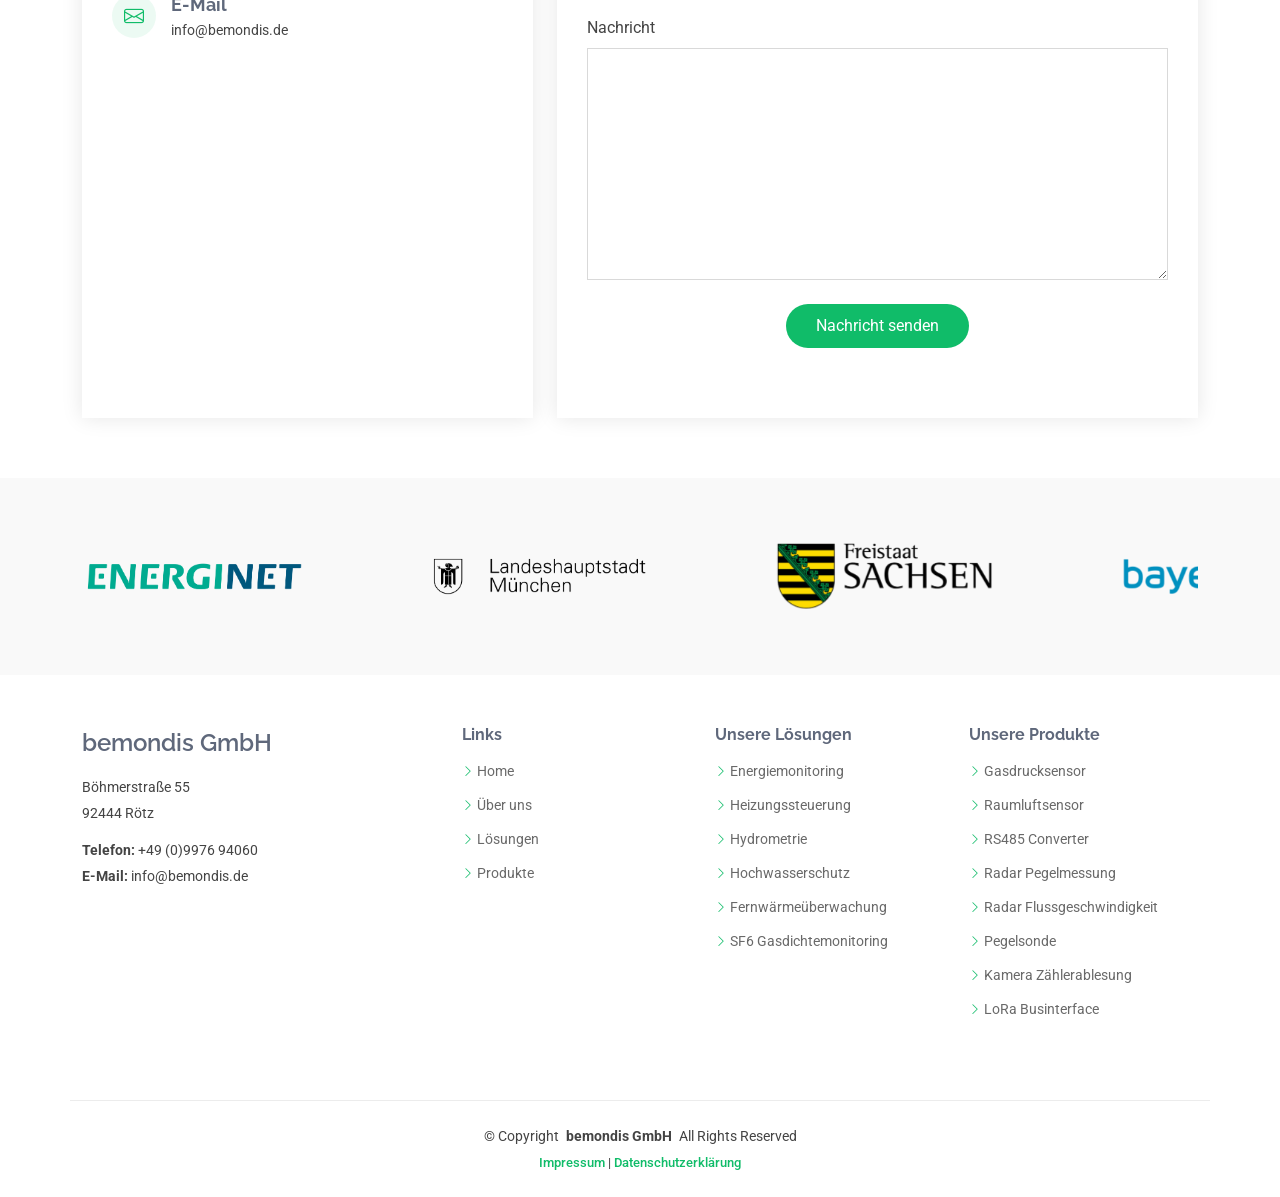
<file: product-details/zählerablesung.html>
<!DOCTYPE html>
<html lang="de">

<head>
  <meta charset="utf-8">
  <meta content="width=device-width, initial-scale=1.0" name="viewport">
  <title>bemondis GmbH</title>
  <meta name="description" content="">
  <meta name="keywords" content="">

  <!-- Favicons -->
  <link href="../assets/img/favicon/favicon-32x32.png" rel="icon">
  <link href="../assets/img/favicon/apple-touch-icon-120x120.png" rel="apple-touch-icon">

  <!-- Fonts -->
  <link href="https://fonts.googleapis.com" rel="preconnect">
  <link href="https://fonts.gstatic.com" rel="preconnect" crossorigin>
  <link href="https://fonts.googleapis.com/css2?family=Roboto:ital,wght@0,100;0,300;0,400;0,500;0,700;0,900;1,100;1,300;1,400;1,500;1,700;1,900&family=Raleway:ital,wght@0,100;0,200;0,300;0,400;0,500;0,600;0,700;0,800;0,900;1,100;1,200;1,300;1,400;1,500;1,600;1,700;1,800;1,900&family=Ubuntu:ital,wght@0,300;0,400;0,500;0,700;1,300;1,400;1,500;1,700&display=swap" rel="stylesheet">

  <!-- Vendor CSS Files -->
  <link href="../assets/vendor/bootstrap/css/bootstrap.min.css" rel="stylesheet">
  <link href="../assets/vendor/bootstrap-icons/bootstrap-icons.css" rel="stylesheet">
  <link href="../assets/vendor/aos/aos.css" rel="stylesheet">
  <link href="../assets/vendor/glightbox/css/glightbox.min.css" rel="stylesheet">
  <link href="../assets/vendor/swiper/swiper-bundle.min.css" rel="stylesheet">

  <!-- Main CSS File -->
  <link href="../assets/css/main.css" rel="stylesheet">

  <!-- =======================================================
  * Template Name: eNno
  * Template URL: https://bootstrapmade.com/enno-free-simple-bootstrap-template/
  * Updated: Aug 07 2024 with Bootstrap v5.3.3
  * Author: BootstrapMade.com
  * License: https://bootstrapmade.com/license/
  ======================================================== -->
</head>

<body class="index-page">

  <header id="header" class="header d-flex align-items-center sticky-top">
    <div class="container-fluid container-xl position-relative d-flex align-items-center">

      <a href="../index.html" class="logo d-flex align-items-center me-auto">
        <!-- Firmenlogo integrieren -->
        <img src="../assets/img/firmenlogo.png" alt="Firmenlogo" class="logo-img">
      </a>

      <nav id="navmenu" class="navmenu">
        <ul>
            <li><a href="../index.html#hero" class="active">Übersicht</a></li>
            <li><a href="../index.html#about">Über uns</a></li>
            <li class="dropdown">
                <a href="#solutions"><span>Lösungen</span> <i class="bi bi-chevron-down toggle-dropdown"></i></a>
                <ul>
                    <li><a href="../service-details.html#energiemonitoring">Energiemonitoring</a></li>
                    <li><a href="../service-details.html#heizungssteuerung">Heizungssteuerung</a></li>
                    <li><a href="../service-details.html#hydrometrie">Hydrometrie</a></li>
                    <li><a href="../service-details.html#hochwasserschutz">Hochwasserschutz</a></li>
                    <li><a href="../service-details.html#fernwaermeueberwachung">Fernwärmeüberwachung</a></li>
                    <li><a href="../service-details.html#sf6-gasdichtemonitoring">SF6-Gasdichtemonitoring</a></li>
                </ul>
            </li>
            <li class="dropdown">
                <a href="../index.html#portfolio"><span>Produkte</span> <i class="bi bi-chevron-down toggle-dropdown"></i></a>
                <ul>
                    <li><a href="../product-details/gasdrucksensor.html">Gasdrucksensor</a></li>
                    <li><a href="../product-details/raumluftsensor.html">Raumluftsensor</a></li>
                    <li><a href="../product-details/rs485.html">RS485 Converter</a></li>
                    <li><a href="../product-details/pegelmessung.html">Radar Pegelmessung/Abstandsmessung</a></li>
                    <li><a href="../product-details/flussgeschwindkeit.html">Radar Flussgeschwindigkeit</a></li>
                    <li><a href="../product-details/wasserstand.html">Pegelsonde für Tiefbrunnen</a></li>
                    <li><a href="../product-details/zählerablesung.html">Kamera Zählerablesung</a></li>
                    <li><a href="../product-details/businterface.html">LoRa Businterface</a></li>
                </ul>
            </li>
        </ul>
        <i class="mobile-nav-toggle d-xl-none bi bi-list"></i>
    </nav>

      <!-- "Get Started" Button, der auf den Contact-Abschnitt verweist -->
      <a class="btn-getstarted" href="../index.html#contact">Kontakt</a>

    </div>
  </header>

  <main class="main">

    <!-- Page Title -->
    <div class="page-title">
      <div class="container d-lg-flex justify-content-between align-items-center">
        <h1 class="mb-2 mb-lg-0">KI on the Edge - Kamera Zählerablesung</h1>
        <nav class="breadcrumbs">
          <ol>
            <li><a href="../index.html">Home</a></li>
            <li class="current">Produktdetails</li>
          </ol>
        </nav>
      </div>
    </div><!-- End Page Title -->

    <section id="portfolio-details" class="portfolio-details section">
      <div class="container" data-aos="fade-up" data-aos-delay="100">
        <!-- Buttons über gesamte Breite -->
        <div class="row mb-4">
          <div class="col-12">
            <div class="table-navigation d-flex justify-content-between">
              <button class="btn btn-outline-primary flex-fill mx-1 active" data-target="produkteigenschaften">Produkteigenschaften</button>
              <button class="btn btn-outline-primary flex-fill mx-1" data-target="technische-daten">Technische Daten</button>
              <button class="btn btn-outline-primary flex-fill mx-1" data-target="lora-parameter">LoRa Parameter</button>
              <button class="btn btn-outline-primary flex-fill mx-1" data-target="optionale-features">Optionale Features</button>
              <button class="btn btn-outline-primary flex-fill mx-1" data-target="lieferumfang">Lieferumfang</button>
              <button class="btn btn-outline-primary flex-fill mx-1" data-target="dimension">Dimension</button>
            </div>
          </div>
        </div>
    
        <!-- Bild und Text im 50/50-Layout -->
        <div class="row gy-4">
          <!-- Linker Bereich: Bilderslider (50 %) -->
          <div class="col-lg-6">
            <div class="portfolio-details-slider swiper init-swiper">
              <script type="application/json" class="swiper-config">
                {
                  "loop": true,
                  "speed": 600,
                  "autoplay": {
                    "delay": 5000
                  },
                  "slidesPerView": "auto",
                  "pagination": {
                    "el": ".swiper-pagination",
                    "type": "bullets",
                    "clickable": true
                  }
                }
              </script>
              <div class="swiper-wrapper align-items-center">
                <div class="swiper-slide">
                  <img src="../assets/img/zählerablesung.jpg" alt="">
                </div>
                <div class="swiper-slide">
                  <img src="../assets/img/zählerablesung.jpg" alt="">
                </div>
                <div class="swiper-slide">
                  <img src="../assets/img/zählerablesung.jpg" alt="">
                </div>
              </div>
              <div class="swiper-pagination"></div>
            </div>
          </div>
    
          <!-- Rechter Bereich: Produktdaten und Downloads (50 %) -->
          <div class="col-lg-6">
            <!-- Produkteigenschaften (Standardmäßig sichtbar) -->
            <div id="produkteigenschaften" class="portfolio-info mb-4" data-aos="fade-up" data-aos-delay="200">
              <h3>Produkteigenschaften</h3>
              <ul>
                <li><strong>• Gehäuse</strong>: Edelstahl AISI 316L, Endkappen aus Aluminium</li>
                <li><strong>• Antenne</strong>: Omnidirektionale, witterungsbeständige Antenne</li>
                <li><strong>• Datenspeicher</strong>: Integrierter Datenspeicher für Offline-Betrieb</li>
                <li><strong>• Serviceschnittstelle</strong>: Für manuelles Auslesen der Daten</li>
                <li><strong>• Komponenten</strong>: ersetzbar (z.B. Batterie, Elektronik, ...)</li>
                <li><strong>• Betrieb</strong>: Energiesparender Ultra Low Power Betrieb 24h/7d</li>
                <li><strong>• Qualität</strong>: Verwendung von Qualitätskomponenten</li>
                <li><strong>• Nachhaltigkeit</strong>: Nachhaltig durch modularen Aufbau und robustes Design</li>
                <li><strong>• Batterie</strong>: Langlebige Li-SOCL2 Markenbatterien</li>
                <li><strong>• Elektronik</strong>: „Made in Germany“ (Hard- und Software)</li>
                <li><strong>• Bedienung</strong>: Integrierter Ein-/Ausschalter zur einfachen Inbetriebnahme</li>
                <li><strong>• Optionales Zubehör</strong>: Premium Drucksonde</li>
              </ul>
            </div>
    
            <!-- Technische Daten (Standardmäßig ausgeblendet) -->
            <div id="technische-daten" class="portfolio-info mb-4" data-aos="fade-up" data-aos-delay="200" style="display: none;">
              <h3>Technische Daten</h3>
              <ul>
                <li><strong>• Übertragung</strong>: Wasserstand/-druck und Temperatur</li>
                <li><strong>• Datenlogging</strong>: Luftfeuchte, Luftdruck, Umgebungstemperatur</li>
                <li><strong>• Spannungsversorgung</strong>: Erfasst Zustand der Spannungsversorgung</li>
                <li><strong>• Genauigkeit Luftdruck </strong>: ± 1.7 hPa max.</li>
                <li><strong>• Genauigkeit Luftfeuchte</strong>: ±3 % RH</li>
                <li><strong>• Genauigkeit Temperatur</strong>: ± 1.25°C max.</li>
                <li><strong>• Umgebungstemperatur</strong>: -20...60°C</li>
                <li><strong>• Batterielaufzeit</strong>: > 5 Jahre @ 4 Samples pro Std.</li>
              </ul>
            </div>  
    
            <!-- LoRa Parameter (Standardmäßig ausgeblendet) -->
            <div id="lora-parameter" class="portfolio-info mb-4" data-aos="fade-up" data-aos-delay="200" style="display: none;">
              <h3>LoRa Parameter</h3>
              <ul>
                <li><strong>• Frequenz</strong>: 868 MHz</li>
                <li><strong>• Reichweite</strong>: Bis zu 15 km</li>
                <li><strong>• Stromverbrauch</strong>: 50 mA im Betrieb</li>
                <li><strong>• Protokoll</strong>: Class A, OTAA, FUOTA</li>
                <li><strong>• Antenne</strong>: LoRa 868MHz EU, externe Antenne</li>
                <li><strong>• Datenrate</strong>: Adaptiv oder statisch konfigurierbar</li>
                <li><strong>• Mikrocontroller</strong>: Moderner, energiesparender Mikrocontroller</li>
                <li><strong>• Sicherheit</strong>: Secure Key Management Hardware</li>
                <li><strong>• LoRa Version</strong>: 1.0.4</li>
              </ul>
            </div>
    
            <!-- Optionale Features (Standardmäßig ausgeblendet) -->
            <div id="optionale-features" class="portfolio-info mb-4" data-aos="fade-up" data-aos-delay="200" style="display: none;">
              <h3>Optionale Features</h3>
              <ul>
                <li><strong>•</strong> Anpassungen für Sonden mit anderem Datenausgang</li>
                <li><strong>•</strong> Individuelle Pegelrohradapter und Kabelabhängungen</li>
                <li><strong>•</strong> Kundenspezifische Firmware</li>
                <li><strong>•</strong> Anpassungen für weitere Anwendungen und Medien</li>
                <li><strong>•</strong> Kundenspezifisches Antennendesign</li>
                <li><strong>•</strong> LoRa class B Implementierung</li>
                <li><strong>•</strong> Support bei Planung, Installation, Integration, Service</li>
              </ul>
            </div>
    
            <!-- Lieferumfang (Standardmäßig ausgeblendet) -->
              <div id="lieferumfang" class="portfolio-info mb-4" data-aos="fade-up" data-aos-delay="200" style="display: none;">
                <h3>Lieferumfang</h3>
                <ul>
                  <li><strong>• System</strong>: LoRa Pegelmesssystem PMS-100 mit Antenne</li>
                  <li><strong>• Spannungsversorgung</strong>: Spannungsversorgung durch integrierte Batterien</li>
                  <li><strong>• Dokumentation</strong>: Betriebsanleitung</li>
                  <li><strong>• Software</strong>: JavaScript Payload Formatter</li>
                  <li><strong>• Integration</strong>: Integration Guide</li>
                </ul>
              </div>
              
    
            <!-- Dimension (Standardmäßig ausgeblendet) -->
            <div id="dimension" class="portfolio-info mb-4" data-aos="fade-up" data-aos-delay="200" style="display: none;">
              <h3>Dimension</h3>
              <ul>
                <li><strong>• Abmessungen (LxD)</strong>: 339x40 [mm]</li>
                <li><strong>• Gewicht</strong>: 0,45 [kg]</li>
              </ul>
            </div>

            <!-- Downloads (Eigene Tabelle, immer sichtbar) -->
            <div id="downloads" class="portfolio-info mb-4" data-aos="fade-up" data-aos-delay="200">
              <h3>Downloads</h3>
              <div class="download-catalog">
                <a href="../assets/downloads/PMS100_Datenblatt.pdf" download><i class="bi bi-filetype-pdf"></i><span>Datenblatt</span></a>
              </div>
            </div>
          </div>
        </div>
      </div>
    </section><!-- /Portfolio Details Section -->

   <!-- Contact Section -->
 <section id="contact" class="contact section">

  <!-- Section Title -->
  <div class="container section-title" data-aos="fade-up">
    <span>Kontakt</span>
    <h2>Kontakt</h2>
    <p>Senden Sie uns eine Nachricht, wir werden Sie kontaktieren</p>
  </div><!-- End Section Title -->

  <div class="container" data-aos="fade-up" data-aos-delay="100">

    <div class="row gy-4">

      <div class="col-lg-5">

        <div class="info-wrap">
          <div class="info-item d-flex" data-aos="fade-up" data-aos-delay="200">
            <i class="bi bi-geo-alt flex-shrink-0"></i>
            <div>
              <h3>Addresse</h3>
              <p>Böhmerstraße 55, 92444 Rötz</p>
            </div>
          </div><!-- End Info Item -->

          <div class="info-item d-flex" data-aos="fade-up" data-aos-delay="300">
            <i class="bi bi-telephone flex-shrink-0"></i>
            <div>
              <h3>Telefon</h3>
              <p>+49 (0)9976 94060</p>
            </div>
          </div><!-- End Info Item -->

          <div class="info-item d-flex" data-aos="fade-up" data-aos-delay="400">
            <i class="bi bi-envelope flex-shrink-0"></i>
            <div>
              <h3>E-Mail </h3>
              <p>info@bemondis.de</p>
            </div>
          </div><!-- End Info Item -->

          <iframe src="https://www.google.com/maps/embed?pb=!1m18!1m12!1m3!1d1046.9969224194472!2d12.537588704092263!3d49.34269219789711!2m3!1f0!2f0!3f0!3m2!1i1024!2i768!4f13.1!3m3!1m2!1s0x47a001da336f29ff%3A0xe00f912402b85f9!2sbemondis%20GmbH!5e1!3m2!1sde!2sde!4v1742546415944!5m2!1sde!2sde" width="470" height="300" style="border:0;" allowfullscreen="" loading="lazy" referrerpolicy="no-referrer-when-downgrade"></iframe>
        </div>
      </div>

      <div class="col-lg-7">
        <form action="forms/contact.php" method="post" class="php-email-form" data-aos="fade-up" data-aos-delay="200">
          <div class="row gy-4">

            <div class="col-md-6">
              <label for="name-field" class="pb-2">Name</label>
              <input type="text" name="name" id="name-field" class="form-control" required="">
            </div>

            <div class="col-md-6">
              <label for="email-field" class="pb-2">Email</label>
              <input type="email" class="form-control" name="email" id="email-field" required="">
            </div>

            <div class="col-md-12">
              <label for="subject-field" class="pb-2">Betreff</label>
              <input type="text" class="form-control" name="subject" id="subject-field" required="">
            </div>

            <div class="col-md-12">
              <label for="message-field" class="pb-2">Nachricht</label>
              <textarea class="form-control" name="message" rows="10" id="message-field" required=""></textarea>
            </div>

            <div class="col-md-12 text-center">
              <div class="loading">Lädt...</div>
              <div class="error-message"></div>
              <div class="sent-message">Deine Nachricht wurde gesendet. Vielen Dank!</div>

              <button type="submit">Nachricht senden</button>
            </div>

          </div>
        </form>
      </div><!-- End Contact Form -->

    </div>

  </div>

</section><!-- /Contact Section -->

</main>

   <!-- Clients Section -->
   <section id="clients" class="clients section light-background">

    <div class="container" data-aos="zoom-in">

      <div class="swiper init-swiper">
        <script type="application/json" class="swiper-config">
          {
            "loop": true,
            "speed": 600,
            "autoplay": {
              "delay": 5000
            },
            "slidesPerView": "auto",
            "pagination": {
              "el": ".swiper-pagination",
              "type": "bullets",
              "clickable": true
            },
            "breakpoints": {
              "320": {
                "slidesPerView": 2,
                "spaceBetween": 40
              },
              "480": {
                "slidesPerView": 3,
                "spaceBetween": 60
              },
              "640": {
                "slidesPerView": 4,
                "spaceBetween": 80
              },
              "992": {
                "slidesPerView": 5,
                "spaceBetween": 120
              },
              "1200": {
                "slidesPerView": 6,
                "spaceBetween": 120
              }
            }
          }
        </script>
        <div class="swiper-wrapper align-items-center">
          <div class="swiper-slide"><img src="../assets/img/Clients/bayernwerk.png" class="img-fluid" alt=""></div>
          <div class="swiper-slide"><img src="../assets/img/Clients/energienet.png" class="img-fluid" alt=""></div>
          <div class="swiper-slide"><img src="../assets/img/Clients/münchen.png" class="img-fluid" alt=""></div>
          <div class="swiper-slide"><img src="../assets/img/Clients/sachsen.png" class="img-fluid" alt=""></div>
        </div>
      </div>

    </div>
    
  </section>
  
  <!-- /Ende Clients Section -->

  <!-- /Anfang Footer -->

  <footer id="footer" class="footer">

    <div class="container footer-top">
      <div class="row gy-4">
        <div class="col-lg-4 col-md-6 footer-about">
          <a href="../index.html" class="d-flex align-items-center">
            <span class="sitename">bemondis GmbH</span>
          </a>
          <div class="footer-contact pt-3">
            <p>Böhmerstraße 55 </p>
            <p>92444 Rötz</p>
            <p class="mt-3"><strong>Telefon:</strong> <span>+49 (0)9976 94060</span></p>
            <p><strong>E-Mail:</strong> <span>info@bemondis.de</span></p>
          </div>
        </div>

        <div class="col-lg-2 col-md-3 footer-links">
          <h4>Links</h4>
          <ul>
            <li><i class="bi bi-chevron-right"></i> <a href="../index.html#">Home</a></li>
            <li><i class="bi bi-chevron-right"></i> <a href="../index.html#about">Über uns</a></li>
            <li><i class="bi bi-chevron-right"></i> <a href="../index.html#solutions">Lösungen</a></li>
            <li><i class="bi bi-chevron-right"></i> <a href="../index.html#portfolio">Produkte</a></li>
          </ul>
        </div>

        <div class="col-lg-2 col-md-3 footer-links">
          <h4>Unsere Lösungen</h4>
          <ul>
            <li><i class="bi bi-chevron-right"></i> <a href="../service-details.html#energiemonitoring">Energiemonitoring</a></li>
            <li><i class="bi bi-chevron-right"></i> <a href="../service-details.html#heizungssteuerung">Heizungssteuerung</a></li>
            <li><i class="bi bi-chevron-right"></i> <a href="../service-details.html#hydrometrie">Hydrometrie</a></li>
            <li><i class="bi bi-chevron-right"></i> <a href="../service-details.html#hochwasserschutz">Hochwasserschutz</a></li>
            <li><i class="bi bi-chevron-right"></i> <a href="../service-details.html#fernwaermeueberwachung">Fernwärmeüberwachung</a></li>
            <li><i class="bi bi-chevron-right"></i> <a href="../service-details.html#sf6-gasdichtemonitoring">SF6 Gasdichtemonitoring</a></li>
          </ul>
        </div>

       <div class="col-lg-2 col-md-3 footer-links">
         <h4>Unsere Produkte</h4>
         <ul>
           <li><i class="bi bi-chevron-right"></i> <a href="../product-details/gasdrucksensor.html">Gasdrucksensor</a></li>
           <li><i class="bi bi-chevron-right"></i> <a href="../product-details/raumluftsensor.html">Raumluftsensor</a></li>
           <li><i class="bi bi-chevron-right"></i> <a href="../product-details/rs485.html">RS485 Converter</a></li>
           <li><i class="bi bi-chevron-right"></i> <a href="../product-details/pegelmessung.html">Radar Pegelmessung</a></li>
           <li><i class="bi bi-chevron-right"></i> <a href="../product-details/flussgeschwindkeit.html">Radar Flussgeschwindigkeit</a></li>
           <li><i class="bi bi-chevron-right"></i> <a href="../product-details/wasserstand.html">Pegelsonde</a></li>
           <li><i class="bi bi-chevron-right"></i> <a href="../product-details/zählerablesung.html">Kamera Zählerablesung</a></li>
           <li><i class="bi bi-chevron-right"></i> <a href="../product-details/businterface.html">LoRa Businterface</a></li>
         </ul>
       </div>
     </div>
   </div>

<div class="container copyright text-center mt-4">
  <p>© <span>Copyright</span> <strong class="px-1 sitename">bemondis GmbH</strong> <span>All Rights Reserved</span></p>
  <div class="credits">
    <style>
      .credits a {
          font-family: 'Roboto', sans-serif; /* Roboto als Schriftart */
          font-size: 13px; /* Schriftgröße auf 18px erhöhen */
          font-weight: 500; /* Mittlere Schriftstärke */
          color: #10bc69; /* Farbe anpassen */
      }

      .credits a:hover {
          text-decoration: underline; /* Unterstreichung beim Hovern */
      }
  </style>
</head>
<body>
  <div class="credits">
      <a href="javascript:void(0)" onclick="openModal('impressum')">Impressum</a> | 
      <a href="javascript:void(0)" onclick="openModal('datenschutz')">Datenschutzerklärung</a>
  </div>

  <script>
      function openModal(contentType) {
          // Hier kommt deine Modal-Logik
          console.log('Öffne Modal für:', contentType);
      }
  </script>
</body>
</html>
  </div>
</div>

<!-- Modal-Fenster -->
<div id="modal" class="modal">
  <div class="modal-content">
      <span class="close" onclick="closeModal()">&times;</span>
      <div id="modal-body">
          <!-- Hier wird der Inhalt dynamisch eingefügt -->
      </div>
  </div>
</div>

<style>
  .modal {
      display: none;
      position: fixed;
      top: 0;
      left: 0;
      width: 100%;
      height: 100%;
      background-color: rgba(0, 0, 0, 0.5);
      z-index: 1000;
  }
  .modal-content {
      background-color: white;
      margin: 10% auto;
      padding: 20px;
      width: 80%;
      max-width: 1000px;
      border-radius: 5px;
      position: relative;
  }
  .close {
      position: absolute;
      top: 10px;
      right: 15px;
      font-size: 24px;
      cursor: pointer;
  }
  .close:hover {
      color: red;
  }
</style>

<script>
  function openModal(contentType) {
      const modal = document.getElementById('modal');
      const modalBody = document.getElementById('modal-body');

      if (contentType === 'impressum') {
          modalBody.innerHTML = `
              <h2>Impressum</h2
              <p>Angaben gemäß § 5 TMG:</p>
              <p>
                  <strong>bemondis GmbH</strong><br>
                  Rötzer Straße 36<br>
                  92431 Neunburg v. W.<br>
              <p>
                  Telefon: +49 09672 9242 30<br>
                  E-Mail: info@bemondis.de
              <p>
                  Geschäftsführer: Johannes Landkammer<br>
                  Eintragung im Handelsregister Regensburg<br>
                  Registernummer: HRB 5761<br>
                  UST-NR: 211/118/60316<br>
                  UST-Id-Nr., gem. §27 a Umsatzsteuergesetz: DE 13 18 36 145
              </p>
          `;
      } else if (contentType === 'datenschutz') {
          modalBody.innerHTML = `
              <h2>Datenschutzerklärung</h2>
          <p>Sofern innerhalb des Internetangebotes die Möglichkeit zur Eingabe persönlicher oder geschäftlicher Daten (Emailadressen, Namen, Anschriften) besteht, so erfolgt die Preisgabe dieser Daten seitens des Nutzers auf ausdrücklich freiwilliger Basis. Die Inanspruchnahme und Bezahlung aller angebotenen Dienste ist - soweit technisch möglich und zumutbar - auch ohne Angabe solcher Daten bzw. unter Angabe anonymisierter Daten oder eines Pseudonyms gestattet. Die Nutzung der im Rahmen des Impressums oder vergleichbarer Angaben veröffentlichten Kontaktdaten wie Postanschriften, Telefon- und Faxnummern sowie Emailadressen durch Dritte zur Übersendung von nicht ausdrücklich angeforderten Informationen ist nicht gestattet. Rechtliche Schritte gegen die Versender von sogenannten Spam-Mails bei Verstößen gegen dieses Verbot, sind ausdrücklich vorbehalten.</p>
          <p>Diese Seite nutzt aus Gründen der Sicherheit und zum Schutz der Übertragung vertraulicher Inhalte, wie zum Beispiel der Anfragen, die Sie an uns als Seitenbetreiber senden, eine SSL-Verschlüsselung. Eine verschlüsselte Verbindung erkennen Sie daran, dass in der Adresszeile des Browsers "https://" steht und ein Schloss-Symbol davor zu sehen ist. Wenn die SSL Verschlüsselung aktiviert ist, können die Daten, die Sie an uns übermitteln, in der Regel nicht von Dritten mitgelesen werden. Wir weisen darauf hin, dass die Datenübertragung im Internet (z.B. bei der Kommunikation per E-Mail) Sicherheitslücken aufweisen kann. Ein lückenloser Schutz der Daten vor dem Zugriff durch Dritte ist nicht möglich.</p>

          <h3>Erhebung und Verarbeitung von personenbezogenen Daten</h3>
          <p>Wenn Sie unsere Webseite besuchen, werden standardmäßig Log-Daten gespeichert. Log-Daten enthalten z. B. die IP-Adresse des Gerätes, mit dem Sie auf die Website oder einen Dienst zugreifen, die Art des Browsers, mit dem Sie zugreifen, die Webseite, die Sie zuvor besucht haben, Ihre Systemkonfiguration sowie Datum und Zeitangaben. Die IP-Adressen der Besucher unserer Webseite werden kurze Zeit nach Beendigung der Verbindung zu unserer Webseite anonymisiert oder gelöscht. Wir verarbeiten und nutzen diese Daten nicht.</p>

            <h3>Erfassung von Daten durch den Webhoster</h3>
          <p>Wir haben mit unserem derzeitigen Hoster eine Vereinbarung zur Auftragsverarbeitung nach Art. 28 Abs. 3 Datenschutz-Grundverordnung (DSGVO) getroffen. Aus datenschutzrechtlichen Gründen werden der Hostname bzw. die IP-Adresse des Clients, der die Website aufruft, in den Logfiles anonymisiert. Die Datenverarbeitung findet ausschließlich in Deutschland statt, d. h. unser Hoster unterliegt vollständig den in Deutschland geltenden gesetzlichen Vorschriften zum Datenschutz.</p>
          <p>Erfasst werden folgende Daten:</p>
          <ul>
          <li>Die anonyme IP-Adresse</li>
          <li>Das Element welches beim Aufruf der Seite angesprochen wurde</li>
          <li>Über welches Protokoll die Seite aufgerufen wurde</li>
          <li>Das Betriebssystem</li>
          <li>Der Browser und die Version</li>
          </ul>
          <p>Die Speicherung dieser Daten, (Anonyme IP, Betriebssystem, Browser usw.), gilt nicht als Verarbeitung der personenbezogene Daten, da die IP-Adresse des Besuchers anonymisiert wird.</p>

          <h3>Bei Nutzung unseres Kontaktformulars</h3>
          <p>Bei Fragen jeglicher Art bieten wir Ihnen die Möglichkeit, mit uns über ein auf der Website bereitgestelltes Formular Kontakt aufzunehmen. Dabei ist die Angabe einer gültigen E-Mail-Adresse erforderlich, damit wir wissen, von wem die Anfrage stammt und um diese beantworten zu können. Weitere Angaben können freiwillig getätigt werden. Die Datenverarbeitung zum Zwecke der Kontaktaufnahme mit uns erfolgt nach Art. 6 Abs. 1 S. 1 lit. a DSGVO auf Grundlage Ihrer freiwillig erteilten Einwilligung. Die für die Benutzung des Kontaktformulars von uns erhobenen personenbezogenen Daten werden nach Erledigung der von Ihnen gestellten Anfrage automatisch gelöscht. Die Dauer der Speicherung von personenbezogenen Daten bemisst sich anhand der jeweiligen gesetzlichen Aufbewahrungsfrist. Nach Ablauf der Frist werden die entsprechenden Daten routinemäßig gelöscht, sofern sie nicht mehr zur Vertragserfüllung oder Vertragsanbahnung erforderlich sind und/oder unsererseits kein berechtigtes Interesse an der Weiterspeicherung fortbesteht. Gebietet die Ausübung von Interventionsrechten die Löschung, werden die entsprechenden Daten unverzüglich gelöscht.</p>

          <h3>Cookies</h3>
          <p>Ein Cookie ist eine kleine Datei, die auf dem Computer des Benutzers gespeichert wird. Sie ermöglicht es, den Computer beim nächsten Besuch wiederzuerkennen. So setzt z.B. Ihre Einwilligung in die Verwendung von Cookies, ein Cookie, sodass Sie nicht jedes mal beim Besuch unserer Webseite erneut zustimmen müssen. Es gibt verschiedene Herangehensweisen Cookies einzuteilen. Ein zum Beispiel rein funktionales Cookie ist das has_js, es zeigt uns, ob JavaScript auf Ihrem Computer aktiviert oder deaktiviert ist. Um Cookies zu löschen oder um zu verhindern, dass Sie ohne Ihre ausdrückliche Zustimmung auf Ihrem Computer oder Mobilgerät gespeichert werden, können Sie Ihre Browsereinstellungen ändern. Die meisten Browser sind standardmäßig so eingestellt, dass sie Cookies akzeptieren. Nutzen Sie also Ihren Browser zur Entscheidung über Ihren Umgang mit Cookies. Im "Hilfe"-Bereich Ihres Browsers finden Sie nähere Informationen zu Ihren Cookie-Einstellungen. Es kann sein, dass Sie unsere Webseite nur eingeschränkt nutzen können, wenn Sie die Verwendung von Cookies ausschließen. Nutzen Sie die Webseite weiter und nehmen keine Auswahl bestimmter Cookies von uns oder von unseren Partnern vor, sehen wir darin Ihre Einwilligung. Weitere Tipps: Blockieren Sie Cookies von Drittanbietern. Cookies von Drittanbietern sind normalerweise nicht erforderlich, um die von Ihnen gewünschten Internetangebote zu nutzen. Wenn Sie weniger Spuren im Internet hinterlassen möchten, sollten Sie diese Cookies generell ablehnen. Verhindern Sie die Installation der geläufigsten Tracking-Tools. Es gibt eine Vielzahl von Erweiterungen, mit denen sich Tracking-Tools blockieren lassen.</p>

          <h3>Rechtlicher Hinweis</h3>
          <p>Die bemondis GmbH behält sich alle Rechte vor. Verlinkungen auf den Inhalt dieser Seiten sind nur gestattet, wenn diese vollständig, ohne Werbeframes der linkenden Seite dargestellt werden. Verstöße gegen das Copyright werden durch bemondis gerichtlich verfolgt. Jede unauthorisierte Nutzung der Marke bemondis oder von bemondis geschützter Warenzeichen, insbesondere die Vermarktung von Piraterieprodukten oder die Bewerbung solcher Produkte in Verbindung mit der Marke bemondis wird gerichtlich verfolgt. Vistrolux ist eine eingetragene Marke von bemondis GmbH. Die rechtlichen Hinweise auf dieser Webseite sowie alle Fragen und Streitigkeiten im Zusammenhang mit dieser Webseite unterliegen dem Recht der Bundesrepublik Deutschland. Wir weisen darauf hin, dass die Datenübertragung über das Internet derzeit im Wesentlichen ungesichert erfolgt, d.h. es ist keine sichere Übertragung gewährleistet. Es ist nicht ausgeschlossen, dass übermittelte Daten von Unbefugten zur Kenntnis genommen und eventuell sogar verfälscht werden.</p>

          <h3>Haftungsausschluss</h3>
          <h4>Inhalt der Website</h4>
          <p>Der Autor übernimmt keinerlei Gewähr für die Aktualität, Korrektheit, Vollständigkeit oder Qualität der bereitgestellten Informationen. Haftungsansprüche gegen den Autor, welche sich auf Schäden materieller oder ideeller Art beziehen, die durch die Nutzung oder Nichtnutzung der dargebotenen Informationen bzw. durch die Nutzung fehlerhafter und unvollständiger Informationen verursacht wurden, sind grundsätzlich ausgeschlossen, sofern seitens des Autors kein nachweislich vorsätzliches oder grob fahrlässiges Verschulden vorliegt. Alle Angebote sind freibleibend und unverbindlich. Der Autor behält es sich ausdrücklich vor, Teile der Seiten oder das gesamte Angebot ohne gesonderte Ankündigung zu verändern, zu ergänzen, zu löschen oder die Veröffentlichung zeitweise oder endgültig einzustellen.</p>

          <h4>Verweise und Links</h4>
          <p>Bei direkten oder indirekten Verweisen auf fremde Webseiten ("Hyperlinks"), die außerhalb des Verantwortungsbereiches des Autors liegen, würde eine Haftungsverpflichtung ausschließlich in dem Fall in Kraft treten, in dem der Autor von den Inhalten Kenntnis hat und es ihm technisch möglich und zumutbar wäre, die Nutzung im Falle rechtswidriger Inhalte zu verhindern. Der Autor erklärt hiermit ausdrücklich, dass zum Zeitpunkt der Linksetzung keine illegalen Inhalte auf den zu verlinkenden Seiten erkennbar waren. Auf die aktuelle und zukünftige Gestaltung, die Inhalte oder die Urheberschaft der verlinkten/verknüpften Seiten hat der Autor keinerlei Einfluss. Deshalb distanziert er sich hiermit ausdrücklich von allen Inhalten aller verlinkten /verknüpften Seiten, die nach der Linksetzung verändert wurden. Diese Feststellung gilt für alle innerhalb des eigenen Internetangebotes gesetzten Links und Verweise sowie für Fremdeinträge in vom Autor eingerichteten Gästebüchern, Diskussionsforen, Linkverzeichnissen, Mailinglisten und in allen anderen Formen von Datenbanken, auf deren Inhalt externe Schreibzugriffe möglich sind. Für illegale, fehlerhafte oder unvollständige Inhalte und insbesondere für Schäden, die aus der Nutzung oder Nichtnutzung solcherart dargebotener Informationen entstehen, haftet allein der Anbieter der Seite, auf welche verwiesen wurde, nicht derjenige, der über Links auf die jeweilige Veröffentlichung lediglich verweist.</p>

          <h3>Betroffenenrecht</h3>
          <p>Sie haben das Recht:</p>
          <ul>
          <li>gemäß Art. 15 DSGVO Auskunft über Ihre von uns verarbeiteten personenbezogenen Daten zu verlangen. Insbesondere können Sie Auskunft über die Verarbeitungszwecke, die Kategorie der personenbezogenen Daten, die Kategorien von Empfängern, gegenüber denen Ihre Daten offen gelegt wurden oder werden, die geplante Speicherdauer, das Bestehen eines Rechts auf Berichtigung, Löschung, Einschränkung der Verarbeitung oder Widerspruch, das Bestehen eines Beschwerderechts, die Herkunft ihrer Daten, sofern diese nicht bei uns erhoben wurden, sowie über das Bestehen einer automatisierten Entscheidungsfindung einschließlich Profiling und ggf. aussagekräftigen Informationen zu deren Einzelheiten verlangen;</li>
          <li>gemäß Art. 16 DSGVO unverzüglich die Berichtigung unrichtiger oder Vervollständigung Ihrer bei uns gespeicherten personenbezogenen Daten zu verlangen;</li>
          <li>gemäß Art. 17 DSGVO die Löschung Ihrer bei uns gespeicherten personenbezogenen Daten zu verlangen, soweit nicht die Verarbeitung zur Ausübung des Rechts auf freie Meinungsäußerung und Information, zur Erfüllung einer rechtlichen Verpflichtung, aus Gründen des öffentlichen Interesses oder zur Geltendmachung, Ausübung oder Verteidigung von Rechtsansprüchen erforderlich ist;</li>
          <li>gemäß Art. 18 DSGVO die Einschränkung der Verarbeitung Ihrer personenbezogenen Daten zu verlangen, soweit die Richtigkeit der Daten von Ihnen bestritten wird, die Verarbeitung unrechtmäßig ist, Sie aber deren Löschung ablehnen und wir die Daten nicht mehr benötigen, Sie jedoch diese zur Geltendmachung, Ausübung oder Verteidigung von Rechtsansprüchen benötigen oder Sie gemäß Art. 21 DSGVO Widerspruch gegen die Verarbeitung eingelegt haben;</li>
          <li>gemäß Art. 20 DSGVO Ihre personenbezogenen Daten, die Sie uns bereitgestellt haben, in einem strukturierten, gängigen und maschinenlesebaren Format zu erhalten oder die Übermittlung an einen anderen Verantwortlichen zu verlangen und</li>
          <li>gemäß Art. 7 Abs. 3 DSGVO Ihre einmal erteilte Einwilligung jederzeit gegenüber uns zu widerrufen. Dies hat zur Folge, dass wir die Datenverarbeitung, die auf dieser Einwilligung beruhte, für die Zukunft nicht mehr fortführen dürfen.</li>
          <li>gemäß Art. 51 der DSGVO haben Sie das Recht sich jederzeit an eine Aufsichtsbehörde in dem Mitgliedstaat Ihres Aufenthaltsortes oder Arbeitsplatzes oder des mutmaßlichen Verstoßes zu wenden, wenn Sie der Ansicht sind, dass die Verarbeitung der Sie betreffenden personenbezogenen Daten gegen die EU-Datenschutzgrundverordnung verstößt.</li>
          </ul>

          <h3>Widerspruchsrecht</h3>
          <p>Sofern Ihre personenbezogenen Daten auf Grundlage von berechtigten Interessen gemäß Art. 6 Abs. 1 S. 1 lit. f DSGVO verarbeitet werden, haben Sie das Recht, gemäß Art. 21 DSGVO Widerspruch gegen die Verarbeitung Ihrer personenbezogenen Daten einzulegen, soweit dafür Gründe vorliegen, die sich aus Ihrer besonderen Situation ergeben oder sich der Widerspruch gegen Direktwerbung richtet. Im letzteren Fall haben Sie ein generelles Widerspruchsrecht, das ohne Angabe einer besonderen Situation von uns umgesetzt wird. Möchten Sie von Ihrem Widerrufs- oder Widerspruchsrecht Gebrauch machen, schreiben Sie uns über diesen Link an.</p>

          <h3>Urheber- und Kennzeichenrecht</h3>
          <p>Der Autor ist bestrebt, in allen Publikationen die Urheberrechte der verwendeten Grafiken, Tondokumente, Videosequenzen und Texte zu beachten, von ihm selbst erstellte Grafiken, Tondokumente, Videosequenzen und Texte zu nutzen oder auf lizenzfreie Grafiken, Tondokumente, Videosequenzen und Texte zurückzugreifen. Die Inhalte unterliegen dem deutschen Urheberrecht. Alle innerhalb des Internetangebotes genannten und ggf. durch Dritte geschützten Marken- und Warenzeichen unterliegen uneingeschränkt den Bestimmungen des jeweils gültigen Kennzeichenrechts und den Besitzrechten der jeweiligen eingetragenen Eigentümer. Allein aufgrund der bloßen Nennung ist nicht der Schluss zu ziehen, dass Markenzeichen nicht durch Rechte Dritter geschützt sind! Das Copyright für veröffentlichte, vom Autor selbst erstellte Objekte bleibt allein beim Autor der Seiten. Eine Vervielfältigung oder Verwendung solcher Grafiken, Tondokumente, Videosequenzen und Texte in anderen elektronischen oder gedruckten Publikationen ist ohne ausdrückliche Zustimmung des Autors nicht gestattet. Sollten Sie trotzdem auf eine Urheberrechtsverletzung aufmerksam werden, bitten wir um einen entsprechenden Hinweis. Bei Bekanntwerden von Rechtsverletzungen werden wir derartige Inhalte umgehend entfernen.</p>

          <h3>Rechtswirksamkeit dieses Haftungsausschlusses</h3>
          <p>Dieser Haftungsausschluss ist als Teil des Internetangebotes zu betrachten, von dem aus auf diese Seite verwiesen wurde. Sofern Teile oder einzelne Formulierungen dieses Textes der geltenden Rechtslage nicht, nicht mehr oder nicht vollständig entsprechen sollten, bleiben die übrigen Teile des Dokumentes in ihrem Inhalt und ihrer Gültigkeit davon unberührt.</p>

          <h3>Änderung unserer Datenschutzbestimmungen</h3>
          <p>Wir behalten uns vor, diese Datenschutzerklärung anzupassen, damit sie den rechtlichen Anforderungen entspricht oder um Änderungen unserer Leistungen in der Datenschutzerklärung umzusetzen. Für Ihren erneuten Besuch gilt dann die neue Datenschutzerklärung.</p>
          `;
      }

      modal.style.display = 'block';
  }

  function closeModal() {
      const modal = document.getElementById('modal');
      modal.style.display = 'none';
  }

  window.onclick = function(event) {
      const modal = document.getElementById('modal');
      if (event.target === modal) {
          modal.style.display = 'none';
      }
  };
</script>
</div>

</footer>

<!-- /Ende Footer -->

<!-- Scroll Top -->
<a href="#" id="scroll-top" class="scroll-top d-flex align-items-center justify-content-center"><i class="bi bi-arrow-up-short"></i></a>

<!-- Preloader -->
<div id="preloader"></div>

<!-- Vendor JS Files -->
<script src="../assets/vendor/bootstrap/js/bootstrap.bundle.min.js"></script>
<script src="../assets/vendor/php-email-form/validate.js"></script>
<script src="../assets/vendor/aos/aos.js"></script>
<script src="../assets/vendor/glightbox/js/glightbox.min.js"></script>
<script src="../assets/vendor/purecounter/purecounter_vanilla.js"></script>
<script src="../assets/vendor/imagesloaded/imagesloaded.pkgd.min.js"></script>
<script src="../assets/vendor/isotope-layout/isotope.pkgd.min.js"></script>
<script src="../assets/vendor/swiper/swiper-bundle.min.js"></script>

<!-- Main JS File -->
<script src="../assets/js/main.js"></script>

</body>

</html>
</file>
<file: assets/css/main.css>
/**
* Template Name: eNno
* Template URL: https://bootstrapmade.com/enno-free-simple-bootstrap-template/
* Updated: Aug 07 2024 with Bootstrap v5.3.3
* Author: BootstrapMade.com
* License: https://bootstrapmade.com/license/
*/

/*--------------------------------------------------------------
# Font & Color Variables
# Help: https://bootstrapmade.com/color-system/
--------------------------------------------------------------*/
/* Fonts */
:root {
  --default-font: "Roboto",  system-ui, -apple-system, "Segoe UI", Roboto, "Helvetica Neue", Arial, "Noto Sans", "Liberation Sans", sans-serif, "Apple Color Emoji", "Segoe UI Emoji", "Segoe UI Symbol", "Noto Color Emoji";
  --heading-font: "Raleway",  sans-serif;
  --nav-font: "Ubuntu",  sans-serif;
}

/* Global Colors - The following color variables are used throughout the website. Updating them here will change the color scheme of the entire website */
:root { 
  --background-color: #ffffff; /* Background color for the entire website, including individual sections */
  --default-color: #444444; /* Default color used for the majority of the text content across the entire website */
  --heading-color: #5f687b; /* Color for headings, subheadings and title throughout the website */
  --accent-color: #10bc69; /* Accent color that represents your brand on the website. It's used for buttons, links, and other elements that need to stand out */
  --surface-color: #ffffff; /* The surface color is used as a background of boxed elements within sections, such as cards, icon boxes, or other elements that require a visual separation from the global background. */
  --contrast-color: #ffffff; /* Contrast color for text, ensuring readability against backgrounds of accent, heading, or default colors. */
}

/* Nav Menu Colors - The following color variables are used specifically for the navigation menu. They are separate from the global colors to allow for more customization options */
:root {
  --nav-color: #5f687b;  /* The default color of the main navmenu links */
  --nav-hover-color: #10bc69; /* Applied to main navmenu links when they are hovered over or active */
  --nav-mobile-background-color: #ffffff; /* Used as the background color for mobile navigation menu */
  --nav-dropdown-background-color: #ffffff; /* Used as the background color for dropdown items that appear when hovering over primary navigation items */
  --nav-dropdown-color: #5f687b; /* Used for navigation links of the dropdown items in the navigation menu. */
  --nav-dropdown-hover-color: #10bc69; /* Similar to --nav-hover-color, this color is applied to dropdown navigation links when they are hovered over. */
}

/* Color Presets - These classes override global colors when applied to any section or element, providing reuse of the sam color scheme. */

.light-background {
  --background-color: #f9f9f9;
  --surface-color: #ffffff;
}

.dark-background {
  --background-color: #060606;
  --default-color: #ffffff;
  --heading-color: #ffffff;
  --surface-color: #252525;
  --contrast-color: #ffffff;
}

.accent-background {
  --background-color: #10bc69;
  --default-color: #ffffff;
  --heading-color: #ffffff;
  --surface-color: #14eb83;
  --contrast-color: #ffffff;
}

/* Smooth scroll */
:root {
  scroll-behavior: smooth;
}

/*--------------------------------------------------------------
# General Styling & Shared Classes
--------------------------------------------------------------*/
body {
  color: var(--default-color);
  background-color: var(--background-color);
  font-family: var(--default-font);
}

a {
  color: var(--accent-color);
  text-decoration: none;
  transition: 0.3s;
}

a:hover {
  color: color-mix(in srgb, var(--accent-color), transparent 25%);
  text-decoration: none;
}

h1,
h2,
h3,
h4,
h5,
h6 {
  color: var(--heading-color);
  font-family: var(--heading-font);
}

/* PHP Email Form Messages
------------------------------*/
.php-email-form .error-message {
  display: none;
  background: #df1529;
  color: #ffffff;
  text-align: left;
  padding: 15px;
  margin-bottom: 24px;
  font-weight: 600;
}

.php-email-form .sent-message {
  display: none;
  color: #ffffff;
  background: #059652;
  text-align: center;
  padding: 15px;
  margin-bottom: 24px;
  font-weight: 600;
}

.php-email-form .loading {
  display: none;
  background: var(--surface-color);
  text-align: center;
  padding: 15px;
  margin-bottom: 24px;
}

.php-email-form .loading:before {
  content: "";
  display: inline-block;
  border-radius: 50%;
  width: 24px;
  height: 24px;
  margin: 0 10px -6px 0;
  border: 3px solid var(--accent-color);
  border-top-color: var(--surface-color);
  animation: php-email-form-loading 1s linear infinite;
}

@keyframes php-email-form-loading {
  0% {
    transform: rotate(0deg);
  }

  100% {
    transform: rotate(360deg);
  }
}

/* Pulsating Play Button
------------------------------*/
.pulsating-play-btn {
  width: 94px;
  height: 94px;
  background: radial-gradient(var(--accent-color) 50%, color-mix(in srgb, var(--accent-color), transparent 75%) 52%);
  border-radius: 50%;
  display: block;
  position: relative;
  overflow: hidden;
}

.pulsating-play-btn:before {
  content: "";
  position: absolute;
  width: 120px;
  height: 120px;
  animation-delay: 0s;
  animation: pulsate-play-btn 2s;
  animation-direction: forwards;
  animation-iteration-count: infinite;
  animation-timing-function: steps;
  opacity: 1;
  border-radius: 50%;
  border: 5px solid color-mix(in srgb, var(--accent-color), transparent 30%);
  top: -15%;
  left: -15%;
  background: rgba(198, 16, 0, 0);
}

.pulsating-play-btn:after {
  content: "";
  position: absolute;
  left: 50%;
  top: 50%;
  transform: translateX(-40%) translateY(-50%);
  width: 0;
  height: 0;
  border-top: 10px solid transparent;
  border-bottom: 10px solid transparent;
  border-left: 15px solid #fff;
  z-index: 100;
  transition: all 400ms cubic-bezier(0.55, 0.055, 0.675, 0.19);
}

.pulsating-play-btn:hover:before {
  content: "";
  position: absolute;
  left: 50%;
  top: 50%;
  transform: translateX(-40%) translateY(-50%);
  width: 0;
  height: 0;
  border: none;
  border-top: 10px solid transparent;
  border-bottom: 10px solid transparent;
  border-left: 15px solid #fff;
  z-index: 200;
  animation: none;
  border-radius: 0;
}

.pulsating-play-btn:hover:after {
  border-left: 15px solid var(--accent-color);
  transform: scale(20);
}

@keyframes pulsate-play-btn {
  0% {
    transform: scale(0.6, 0.6);
    opacity: 1;
  }

  100% {
    transform: scale(1, 1);
    opacity: 0;
  }
}

/*--------------------------------------------------------------
# Global Header
--------------------------------------------------------------*/
.header {
  color: var(--default-color);
  background-color: var(--background-color);
  padding: 15px 0;
  transition: all 0.5s;
  z-index: 997;
}

.header .logo {
  line-height: 1;
}

.header .logo img {
  max-height: 36px;
  margin-right: 8px;
}

.header .logo h1 {
  font-size: 30px;
  margin: 0;
  font-weight: 700;
  color: var(--heading-color);
}

.header .btn-getstarted,
.header .btn-getstarted:focus {
  color: var(--contrast-color);
  background: var(--accent-color);
  font-size: 14px;
  padding: 8px 25px;
  margin: 0 0 0 30px;
  border-radius: 50px;
  transition: 0.3s;
}

.header .btn-getstarted:hover,
.header .btn-getstarted:focus:hover {
  color: var(--contrast-color);
  background: color-mix(in srgb, var(--accent-color), transparent 15%);
}

@media (max-width: 1200px) {
  .header .logo {
    order: 1;
  }

  .header .btn-getstarted {
    order: 2;
    margin: 0 15px 0 0;
    padding: 6px 15px;
  }

  .header .navmenu {
    order: 3;
  }
}

.scrolled .header {
  box-shadow: 0px 0 18px rgba(0, 0, 0, 0.1);
}

/*--------------------------------------------------------------
# Navigation Menu
--------------------------------------------------------------*/
/* Navmenu - Desktop */
@media (min-width: 1200px) {
  .navmenu {
    padding: 0;
  }

  .navmenu ul {
    margin: 0;
    padding: 0;
    display: flex;
    list-style: none;
    align-items: center;
  }

  .navmenu li {
    position: relative;
  }

  .navmenu a,
  .navmenu a:focus {
    color: var(--nav-color);
    padding: 18px 15px;
    font-size: 16px;
    font-family: var(--nav-font);
    font-weight: 400;
    display: flex;
    align-items: center;
    justify-content: space-between;
    white-space: nowrap;
    transition: 0.3s;
  }

  .navmenu a i,
  .navmenu a:focus i {
    font-size: 12px;
    line-height: 0;
    margin-left: 5px;
    transition: 0.3s;
  }

  .navmenu li:last-child a {
    padding-right: 0;
  }

  .navmenu li:hover>a,
  .navmenu .active,
  .navmenu .active:focus {
    color: var(--nav-hover-color);
  }

  .navmenu .dropdown ul {
    margin: 0;
    padding: 10px 0;
    background: var(--nav-dropdown-background-color);
    display: block;
    position: absolute;
    visibility: hidden;
    left: 14px;
    top: 130%;
    opacity: 0;
    transition: 0.3s;
    border-radius: 4px;
    z-index: 99;
    box-shadow: 0px 0px 30px rgba(0, 0, 0, 0.1);
  }

  .navmenu .dropdown ul li {
    min-width: 200px;
  }

  .navmenu .dropdown ul a {
    padding: 10px 20px;
    font-size: 15px;
    text-transform: none;
    color: var(--nav-dropdown-color);
  }

  .navmenu .dropdown ul a i {
    font-size: 12px;
  }

  .navmenu .dropdown ul a:hover,
  .navmenu .dropdown ul .active:hover,
  .navmenu .dropdown ul li:hover>a {
    color: var(--nav-dropdown-hover-color);
  }

  .navmenu .dropdown:hover>ul {
    opacity: 1;
    top: 100%;
    visibility: visible;
  }

  .navmenu .dropdown .dropdown ul {
    top: 0;
    left: -90%;
    visibility: hidden;
  }

  .navmenu .dropdown .dropdown:hover>ul {
    opacity: 1;
    top: 0;
    left: -100%;
    visibility: visible;
  }
}

/* Navmenu - Mobile */
@media (max-width: 1199px) {
  .mobile-nav-toggle {
    color: var(--nav-color);
    font-size: 28px;
    line-height: 0;
    margin-right: 10px;
    cursor: pointer;
    transition: color 0.3s;
  }

  .navmenu {
    padding: 0;
    z-index: 9997;
  }

  .navmenu ul {
    display: none;
    list-style: none;
    position: absolute;
    inset: 60px 20px 20px 20px;
    padding: 10px 0;
    margin: 0;
    border-radius: 6px;
    background-color: var(--nav-mobile-background-color);
    overflow-y: auto;
    transition: 0.3s;
    z-index: 9998;
    box-shadow: 0px 0px 30px rgba(0, 0, 0, 0.1);
  }

  .navmenu a,
  .navmenu a:focus {
    color: var(--nav-dropdown-color);
    padding: 10px 20px;
    font-family: var(--nav-font);
    font-size: 17px;
    font-weight: 500;
    display: flex;
    align-items: center;
    justify-content: space-between;
    white-space: nowrap;
    transition: 0.3s;
  }

  .navmenu a i,
  .navmenu a:focus i {
    font-size: 12px;
    line-height: 0;
    margin-left: 5px;
    width: 30px;
    height: 30px;
    display: flex;
    align-items: center;
    justify-content: center;
    border-radius: 50%;
    transition: 0.3s;
    background-color: color-mix(in srgb, var(--accent-color), transparent 90%);
  }

  .navmenu a i:hover,
  .navmenu a:focus i:hover {
    background-color: var(--accent-color);
    color: var(--contrast-color);
  }

  .navmenu a:hover,
  .navmenu .active,
  .navmenu .active:focus {
    color: var(--nav-dropdown-hover-color);
  }

  .navmenu .active i,
  .navmenu .active:focus i {
    background-color: var(--accent-color);
    color: var(--contrast-color);
    transform: rotate(180deg);
  }

  .navmenu .dropdown ul {
    position: static;
    display: none;
    z-index: 99;
    padding: 10px 0;
    margin: 10px 20px;
    background-color: var(--nav-dropdown-background-color);
    border: 1px solid color-mix(in srgb, var(--default-color), transparent 90%);
    box-shadow: none;
    transition: all 0.5s ease-in-out;
  }

  .navmenu .dropdown ul ul {
    background-color: rgba(33, 37, 41, 0.1);
  }

  .navmenu .dropdown>.dropdown-active {
    display: block;
    background-color: rgba(33, 37, 41, 0.03);
  }

  .mobile-nav-active {
    overflow: hidden;
  }

  .mobile-nav-active .mobile-nav-toggle {
    color: #fff;
    position: absolute;
    font-size: 32px;
    top: 15px;
    right: 15px;
    margin-right: 0;
    z-index: 9999;
  }

  .mobile-nav-active .navmenu {
    position: fixed;
    overflow: hidden;
    inset: 0;
    background: rgba(33, 37, 41, 0.8);
    transition: 0.3s;
  }

  .mobile-nav-active .navmenu>ul {
    display: block;
  }
}


/*--------------------------------------------------------------
# Clients Section
--------------------------------------------------------------*/
.clients {
  padding: 6px 0; /* Abstand oben und unten verringert */
}

.clients .swiper {
  padding: 5px 0; /* Abstand oben und unten verringert */
  max-width: 100%; /* Container auf volle Breite beschränken */
  overflow: hidden; /* Verhindert unerwünschtes Scrollen */
}

.clients .swiper-wrapper {
  width: auto; /* Breite an den Inhalt anpassen */
}

.clients .swiper-slide {
  width: auto !important; /* Slide-Breite an den Inhalt anpassen */
  display: flex;
  align-items: center;
  justify-content: center;
}

.clients .swiper-slide img {
  width: 225px; /* Gewünschte Bildgröße */
  height: auto; /* Seitenverhältnis beibehalten */
  max-width: 100%; /* Sicherstellen, dass das Bild nicht zu groß wird */
  transition: 0.3s;
  padding: 0 5px; /* Abstand zwischen den Bildern verringert */
}

.clients .swiper-slide img:hover {
  transform: scale(1.1);
}


/*--------------------------------------------------------------
# Global Footer
--------------------------------------------------------------*/
.footer {
  color: var(--default-color);
  background-color: var(--background-color);
  font-size: 14px;
  position: relative;
}

.footer .footer-newsletter {
  background-color: color-mix(in srgb, var(--default-color), transparent 97%);
  padding: 50px 0;
}

.footer .footer-newsletter h4 {
  font-size: 24px;
}

.footer .footer-newsletter .newsletter-form {
  margin-top: 30px;
  margin-bottom: 15px;
  padding: 6px 8px;
  position: relative;
  border-radius: 4px;
  background-color: var(--surface-color);
  border: 1px solid color-mix(in srgb, var(--default-color), transparent 90%);
  box-shadow: 0px 2px 25px rgba(0, 0, 0, 0.1);
  display: flex;
  transition: 0.3s;
  border-radius: 50px;
}

.footer .footer-newsletter .newsletter-form:focus-within {
  border-color: var(--accent-color);
}

.footer .footer-newsletter .newsletter-form input[type=email] {
  border: 0;
  padding: 4px;
  width: 100%;
  background-color: var(--surface-color);
  color: var(--default-color);
}

.footer .footer-newsletter .newsletter-form input[type=email]:focus-visible {
  outline: none;
}

.footer .footer-newsletter .newsletter-form input[type=submit] {
  border: 0;
  font-size: 16px;
  padding: 0 20px;
  margin: -7px -8px -7px 0;
  background: var(--accent-color);
  color: var(--contrast-color);
  transition: 0.3s;
  border-radius: 50px;
}

.footer .footer-newsletter .newsletter-form input[type=submit]:hover {
  background: color-mix(in srgb, var(--accent-color), transparent 20%);
}

.footer .footer-top {
  padding-top: 50px;
}

.footer .social-links a {
  display: flex;
  align-items: center;
  justify-content: center;
  width: 40px;
  height: 40px;
  border-radius: 50%;
  border: 1px solid color-mix(in srgb, var(--default-color), transparent 50%);
  font-size: 16px;
  color: color-mix(in srgb, var(--default-color), transparent 20%);
  margin-right: 10px;
  transition: 0.3s;
}

.footer .social-links a:hover {
  color: var(--accent-color);
  border-color: var(--accent-color);
}

.footer h4 {
  font-size: 16px;
  font-weight: bold;
  position: relative;
  padding-bottom: 12px;
}

.footer .footer-links {
  margin-bottom: 50px; /* Standardabstand zwischen den Spalten */
  flex: 1; /* Flexbox-Eigenschaft hinzufügen */
}

/* Größerer Abstand zwischen "Unsere Lösungen" und "Unsere Produkte" */
.footer .footer-links:first-of-type {
  margin-bottom: 100px; /* Größerer Abstand */
}

.footer .footer-links ul {
  list-style: none;
  padding: 0;
  margin: 0;
}

.footer .footer-links ul i {
  margin-right: 3px;
  font-size: 12px;
  line-height: 0;
  color: var(--accent-color);
}

.footer .footer-links ul li {
  padding: 10px 0;
  display: flex;
  align-items: center;
}

.footer .footer-links ul li:first-child {
  padding-top: 0;
}

.footer .footer-links ul a {
  display: inline-block;
  color: color-mix(in srgb, var(--default-color), transparent 20%);
  line-height: 1;
}

.footer .footer-links ul a:hover {
  color: var(--accent-color);
}

.footer .footer-about a {
  color: var(--heading-color);
  font-size: 24px;
  font-weight: 600;
  font-family: var(--heading-font);
}

.footer .footer-contact p {
  margin-bottom: 5px;
}

.footer .copyright {
  padding: 25px 0;
  border-top: 1px solid color-mix(in srgb, var(--default-color), transparent 90%);
}

.footer .copyright p {
  margin-bottom: 0;
}

.footer .credits {
  margin-top: 6px;
  font-size: 13px;
}

/* Responsive Design für mobile Geräte */
@media (max-width: 767.98px) {
  .footer .footer-links:first-of-type {
    margin-bottom: 30px; /* Kleinere Abstände auf mobilen Geräten */
  }
}

/*--------------------------------------------------------------
# Preloader
--------------------------------------------------------------*/
#preloader {
  position: fixed;
  inset: 0;
  z-index: 999999;
  overflow: hidden;
  background: var(--background-color);
  transition: all 0.6s ease-out;
}

#preloader:before {
  content: "";
  position: fixed;
  top: calc(50% - 30px);
  left: calc(50% - 30px);
  border: 6px solid #ffffff;
  border-color: var(--accent-color) transparent var(--accent-color) transparent;
  border-radius: 50%;
  width: 60px;
  height: 60px;
  animation: animate-preloader 1.5s linear infinite;
}

@keyframes animate-preloader {
  0% {
    transform: rotate(0deg);
  }

  100% {
    transform: rotate(360deg);
  }
}

/*--------------------------------------------------------------
# Scroll Top Button
--------------------------------------------------------------*/
.scroll-top {
  position: fixed;
  visibility: hidden;
  opacity: 0;
  right: 15px;
  bottom: -15px;
  z-index: 99999;
  background-color: var(--accent-color);
  width: 44px;
  height: 44px;
  border-radius: 50px;
  transition: all 0.4s;
}

.scroll-top i {
  font-size: 24px;
  color: var(--contrast-color);
  line-height: 0;
}

.scroll-top:hover {
  background-color: color-mix(in srgb, var(--accent-color), transparent 20%);
  color: var(--contrast-color);
}

.scroll-top.active {
  visibility: visible;
  opacity: 1;
  bottom: 15px;
}

/*--------------------------------------------------------------
# Disable aos animation delay on mobile devices
--------------------------------------------------------------*/
@media screen and (max-width: 768px) {
  [data-aos-delay] {
    transition-delay: 0 !important;
  }
}

/*--------------------------------------------------------------
# Global Page Titles & Breadcrumbs
--------------------------------------------------------------*/
.page-title {
  --background-color: color-mix(in srgb, var(--default-color), transparent 96%);
  color: var(--default-color);
  background-color: var(--background-color);
  padding: 25px 0;
  position: relative;
}

.page-title h1 {
  font-size: 24px;
  font-weight: 700;
}

.page-title .breadcrumbs ol {
  display: flex;
  flex-wrap: wrap;
  list-style: none;
  padding: 0;
  margin: 0;
  font-size: 14px;
  font-weight: 400;
}

.page-title .breadcrumbs ol li+li {
  padding-left: 10px;
}

.page-title .breadcrumbs ol li+li::before {
  content: "/";
  display: inline-block;
  padding-right: 10px;
  color: color-mix(in srgb, var(--default-color), transparent 70%);
}

/*--------------------------------------------------------------
# Global Sections
--------------------------------------------------------------*/
section,
.section {
  color: var(--default-color);
  background-color: var(--background-color);
  padding: 60px 0;
  scroll-margin-top: 100px;
  overflow: clip;
}

@media (max-width: 1199px) {

  section,
  .section {
    scroll-margin-top: 66px;
  }
}

/*--------------------------------------------------------------
# Global Section Titles
--------------------------------------------------------------*/
.section-title {
  text-align: center;
  padding: 30px 0;
  margin-bottom: 30px;
  position: relative;
}

.section-title h2 {
  font-size: 32px;
  font-weight: 700;
  text-transform: uppercase;
  margin-bottom: 20px;
  padding-bottom: 0;
  position: relative;
  z-index: 2;
}

.section-title span {
  position: absolute;
  top: 4px;
  color: color-mix(in srgb, var(--heading-color), transparent 95%);
  left: 0;
  right: 0;
  z-index: 1;
  font-weight: 700;
  font-size: 52px;
  text-transform: uppercase;
  line-height: 1;
}

.section-title p {
  margin-bottom: 0;
  position: relative;
  z-index: 2;
}

@media (max-width: 575px) {
  .section-title h2 {
    font-size: 28px;
    margin-bottom: 15px;
  }

  .section-title span {
    font-size: 38px;
  }
}

/*--------------------------------------------------------------
# Hero Section
--------------------------------------------------------------*/

.hero {
  width: 100%;
  min-height: 55vh;
  position: relative;
  padding: 80px 0 60px 0; /* Reduzierter oberer Abstand von 120px auf 80px */
  display: flex;
  align-items: center;
}

.hero h1 {
  margin: 0;
  font-size: 48px;
  font-weight: 700;
  line-height: 56px;
}

.hero p {
  color: color-mix(in srgb, var(--default-color), transparent 30%);
  margin: 5px 0 30px 0;
  font-size: 20px;
  font-weight: 400;
}

.hero .btn-get-started {
  color: var(--contrast-color);
  background: var(--accent-color);
  font-family: var(--heading-font);
  font-weight: 400;
  font-size: 15px;
  letter-spacing: 1px;
  display: inline-block;
  padding: 10px 28px 12px 28px;
  border-radius: 50px;
  transition: 0.5s;
  box-shadow: 0 8px 28px rgba(0, 0, 0, 0.1);
}

.hero .btn-get-started:hover {
  color: var(--contrast-color);
  background: color-mix(in srgb, var(--accent-color), transparent 15%);
  box-shadow: 0 8px 28px rgba(0, 0, 0, 0.1);
}

.hero .btn-watch-video {
  font-size: 16px;
  transition: 0.5s;
  margin-left: 25px;
  color: var(--default-color);
  font-weight: 600;
}

.hero .btn-watch-video i {
  color: var(--accent-color);
  font-size: 32px;
  transition: 0.3s;
  line-height: 0;
  margin-right: 8px;
}

.hero .btn-watch-video:hover {
  color: var(--accent-color);
}

.hero .btn-watch-video:hover i {
  color: color-mix(in srgb, var(--accent-color), transparent 15%);
}

.hero .animated {
  animation: up-down 2s ease-in-out infinite alternate-reverse both;
}

@media (max-width: 640px) {
  .hero h1 {
    font-size: 28px;
    line-height: 36px;
  }

  .hero p {
    font-size: 18px;
    line-height: 24px;
    margin-bottom: 30px;
  }

  .hero .btn-get-started,
  .hero .btn-watch-video {
    font-size: 13px;
  }
}

@keyframes up-down {
  0% {
    transform: translateY(10px);
  }

  100% {
    transform: translateY(-10px);
  }
}

/*--------------------------------------------------------------
# Featured Services Section
--------------------------------------------------------------*/
.featured-services {
  --surface-color: color-mix(in srgb, var(--default-color), transparent 96%);
  padding-top: 0;
}

.featured-services .service-item {
  background-color: var(--surface-color);
  padding: 50px 30px;
  transition: all ease-in-out 0.4s;
  height: 100%;
}

.featured-services .service-item .icon {
  margin-bottom: 10px;
}

.featured-services .service-item .icon i {
  color: var(--accent-color);
  font-size: 36px;
  transition: 0.3s;
}

.featured-services .service-item h4 {
  font-weight: 700;
  margin-bottom: 15px;
  font-size: 20px;
}

.featured-services .service-item h4 a {
  color: var(--heading-color);
  transition: ease-in-out 0.3s;
}

.featured-services .service-item p {
  line-height: 24px;
  font-size: 14px;
  margin-bottom: 0;
}

.featured-services .service-item:hover {
  transform: translateY(-10px);
}

.featured-services .service-item:hover h4 a {
  color: var(--accent-color);
}

/*--------------------------------------------------------------
# About Section
--------------------------------------------------------------*/
.about .content h3 {
  font-size: 1.75rem;
  font-weight: 700;
}

.about .content ul {
  list-style: none;
  padding: 0;
}

.about .content ul li {
  padding: 10px 0 0 0;
  display: flex;
}

.about .content ul i {
  color: var(--accent-color);
  margin-right: 0.5rem;
  line-height: 1.2;
  font-size: 1.25rem;
}

.about .content p:last-child {
  margin-bottom: 0;
}

.about .pulsating-play-btn {
  position: absolute;
  left: calc(50% - 47px);
  top: calc(50% - 47px);
}


/*--------------------------------------------------------------
# Services Section
--------------------------------------------------------------*/
.services .service-item {
  background-color: var(--surface-color);
  text-align: center;
  border: 1px solid color-mix(in srgb, var(--default-color), transparent 85%);
  padding: 80px 20px;
  transition: border ease-in-out 0.3s;
  height: 100%;
}

.services .service-item .icon {
  margin: 0 auto;
  width: 64px;
  height: 64px;
  background: var(--accent-color);
  border-radius: 4px;
  display: flex;
  align-items: center;
  justify-content: center;
  margin-bottom: 20px;
  transition: 0.3s;
}

.services .service-item .icon i {
  color: var(--contrast-color);
  font-size: 28px;
  transition: ease-in-out 0.3s;
}

.services .service-item h3 {
  font-weight: 700;
  margin: 10px 0 15px 0;
  font-size: 22px;
  transition: 0.3s;
}

.services .service-item p {
  line-height: 24px;
  font-size: 14px;
  margin-bottom: 0;
}

.services .service-item:hover {
  border-color: var(--accent-color);
}

.services .service-item:hover h3 {
  color: var(--accent-color);
}

/*--------------------------------------------------------------
# Portfolio Section
--------------------------------------------------------------*/

/* Portfolio Section */
.portfolio-item {
  position: relative;
  overflow: hidden;
  margin-bottom: 20px;
  border-radius: 10px;
  box-shadow: 0 4px 6px rgba(0, 0, 0, 0.1);
  width: 100%;
  height: auto; /* Dynamische Höhe statt fester Höhe */
  box-sizing: border-box;
  display: flex;
  justify-content: center;
  align-items: center;
}

/* Hintergrundbild */
.portfolio-background {
  width: 90%;
  height: auto; /* Automatische Höhe beibehalten */
  object-fit: contain; /* Verhindert Abschneiden oder Verzerren */
  position: relative; /* Statt absolute, damit Bild den Container skaliert */
  display: block;
}

/* Karussell-Stile */
.carousel {
  background-color: rgba(255, 255, 255, 0.9);
  border-radius: 10px;
  padding: 20px;
  box-shadow: 0 4px 6px rgba(0, 0, 0, 0.1);
  position: absolute;
  top: 50%;
  left: 50%;
  transform: translate(-50%, -50%);
  width: 80%;
  max-width: 600px;
  box-sizing: border-box;
  z-index: 2;
}

.carousel-inner {
  text-align: center;
}

.product-content h4 {
  font-size: 24px;
  margin: 0 0 10px 0;
  color: #333;
}

.product-content p {
  color: #666;
  font-size: 16px;
  margin: 10px 0 0;
}

.product-content .btn {
  display: inline-block;
  margin-top: 15px;
  padding: 10px 20px;
  background-color: #007bff;
  color: white;
  text-decoration: none;
  border-radius: 5px;
  transition: background-color 0.3s ease;
}

.product-content .btn:hover {
  background-color: #0056b3;
}

/* Vorheriger/Nächster Button */
.carousel-control-prev,
.carousel-control-next {
  width: 40px; /* Größere Pfeile */
  height: 40px;
  background-color: transparent; /* Kein Hintergrund */
  border-radius: 50%; /* Runde Form */
  top: 50%; /* Vertikal zentrieren */
  transform: translateY(-50%);
}

.carousel-control-prev-icon,
.carousel-control-next-icon {
  filter: brightness(2) invert(1); /* Pfeile in Weiß darstellen */
  width: 24px; /* Größere Pfeil-Icons */
  height: 24px;
}

/* Hover-Effekt für Pfeile */
.carousel-control-prev:hover,
.carousel-control-next:hover {
  background-color: rgba(0, 0, 0, 0.1); /* Leichter Hintergrund beim Hover */
}

/* Produktinhalt */
.product-content h4 {
  font-size: 26px; /* Größere Schrift */
  margin: 0 0 10px 0;
  color: #333; /* Dunkle Schriftfarbe für bessere Lesbarkeit */
  font-weight: bold; /* Dickere Schrift */
  font-family: 'Arial', sans-serif; /* Fallback-Schriftart */
}

.product-content p {
  color: #555; /* Etwas dunklere Schriftfarbe für besseren Kontrast */
  font-size: 18px; /* Größere Schrift */
  margin: 10px 0 20px;
  font-weight: 500; /* Dickere Schrift */
  font-family: 'Arial', sans-serif; /* Fallback-Schriftart */
}

/* Button */
.btn {
  display: inline-block;
  text-align: center;
  white-space: nowrap;
  overflow: hidden;
  text-overflow: ellipsis;
  padding: 10px 20px; /* Angepasstes Padding */
  background-color: var(--button-bg-color); /* Hintergrundfarbe */
  color: var(--button-text-color); /* Textfarbe */
  border: 1px solid var(--button-bg-color); /* Rahmenfarbe */
  border-radius: 5px; /* Abgerundete Ecken */
  transition: background-color 0.3s, color 0.3s, border-color 0.3s, box-shadow 0.3s;
  cursor: pointer;
  font-size: 16px; /* Schriftgröße */
  font-weight: bold; /* Fettgedruckte Schrift */
  margin-top: 20px; /* Abstand nach oben */
  box-shadow: 0 2px 4px rgba(0, 0, 0, 0.1); /* Feiner Schatten */
}

.btn:hover {
  background-color: var(--button-hover-bg-color); /* Hintergrundfarbe beim Hover */
  color: var(--button-hover-text-color); /* Textfarbe beim Hover */
  border-color: var(--button-hover-bg-color); /* Rahmenfarbe beim Hover */
  box-shadow: 0 2px 8px rgba(0, 0, 0, 0.2); /* Stärkerer Schatten beim Hover */
}
/* Responsive Design */
@media (max-width: 768px) {
  .carousel {
    width: 90%;
    max-width: 100%;
    padding: 10px;
  }

  .product-content h4 {
    font-size: 20px;
  }

  .product-content p {
    font-size: 14px;
  }
}



/*--------------------------------------------------------------
# Call to Action
--------------------------------------------------------------*/
.call-to-action {
  padding: 80px 0;
  position: relative;
  clip-path: inset(0);
}

.call-to-action img {
  position: fixed;
  top: 0;
  left: 0;
  display: block;
  width: 100%;
  height: 100%;
  object-fit: cover;
  z-index: 1;
}

.call-to-action:before {
  content: "";
  background: color-mix(in srgb, var(--background-color), transparent 50%);
  position: absolute;
  inset: 0;
  z-index: 2;
}

.call-to-action .container {
  position: relative;
  z-index: 3;
}

.call-to-action h3 {
  font-size: 28px;
  font-weight: 700;
  color: var(--default-color);
}

.call-to-action p {
  color: var(--default-color);
}

.call-to-action .cta-btn {
  font-family: var(--heading-font);
  font-weight: 500;
  font-size: 16px;
  letter-spacing: 1px;
  display: inline-block;
  padding: 12px 40px;
  border-radius: 50px;
  transition: 0.5s;
  margin: 10px;
  border: 2px solid var(--contrast-color);
  color: var(--contrast-color);
}

.call-to-action .cta-btn:hover {
  background: color-mix(in srgb, var(--accent-color) 90%, white 15%);
}


/*--------------------------------------------------------------
# Contact Section
--------------------------------------------------------------*/
.contact .info-wrap {
  background-color: var(--surface-color);
  box-shadow: 0px 0px 20px rgba(0, 0, 0, 0.1);
  padding: 30px;
}

@media (max-width: 575px) {
  .contact .info-wrap {
    padding: 20px;
  }
}

.contact .info-item {
  margin-bottom: 40px;
}

.contact .info-item i {
  font-size: 20px;
  color: var(--accent-color);
  background: color-mix(in srgb, var(--accent-color), transparent 92%);
  width: 44px;
  height: 44px;
  display: flex;
  justify-content: center;
  align-items: center;
  border-radius: 50px;
  transition: all 0.3s ease-in-out;
  margin-right: 15px;
}

.contact .info-item h3 {
  padding: 0;
  font-size: 18px;
  font-weight: 700;
  margin-bottom: 5px;
}

.contact .info-item p {
  padding: 0;
  margin-bottom: 0;
  font-size: 14px;
}

.contact .info-item:hover i {
  background: var(--accent-color);
  color: var(--contrast-color);
}

.contact .php-email-form {
  background-color: var(--surface-color);
  height: 100%;
  padding: 30px;
  box-shadow: 0px 0px 20px rgba(0, 0, 0, 0.1);
}

@media (max-width: 575px) {
  .contact .php-email-form {
    padding: 20px;
  }
}

.contact .php-email-form input[type=text],
.contact .php-email-form input[type=email],
.contact .php-email-form textarea {
  font-size: 14px;
  padding: 10px 15px;
  box-shadow: none;
  border-radius: 0;
  color: var(--default-color);
  background-color: var(--surface-color);
  border-color: color-mix(in srgb, var(--default-color), transparent 80%);
}

.contact .php-email-form input[type=text]:focus,
.contact .php-email-form input[type=email]:focus,
.contact .php-email-form textarea:focus {
  border-color: var(--accent-color);
}

.contact .php-email-form input[type=text]::placeholder,
.contact .php-email-form input[type=email]::placeholder,
.contact .php-email-form textarea::placeholder {
  color: color-mix(in srgb, var(--default-color), transparent 70%);
}

.contact .php-email-form button[type=submit] {
  color: var(--contrast-color);
  background: var(--accent-color);
  border: 0;
  padding: 10px 30px;
  transition: 0.4s;
  border-radius: 50px;
}

.contact .php-email-form button[type=submit]:hover {
  background: color-mix(in srgb, var(--accent-color), transparent 25%);
}

/*--------------------------------------------------------------
# Portfolio Details Section
--------------------------------------------------------------*/
:root {
  --button-bg-color: var(--accent-color); /* Standard-Button-Hintergrundfarbe */
  --button-text-color: var(--contrast-color); /* Standard-Button-Textfarbe */
  --button-hover-bg-color: color-mix(in srgb, var(--accent-color), transparent 20%); /* Hover-Hintergrundfarbe */
  --button-hover-text-color: var(--contrast-color); /* Hover-Textfarbe */
}

/* Portfolio Details Slider */
.portfolio-details .portfolio-details-slider img {
  width: 100%;
  height: 500px; /* Feste Höhe für die Bilder */
  object-fit: contain; /* Bild wird skaliert, um vollständig sichtbar zu sein */
  
}

.portfolio-details .portfolio-details-slider .swiper-pagination {
  margin-top: 20px;
  position: relative;
}

.portfolio-details .portfolio-details-slider .swiper-pagination .swiper-pagination-bullet {
  width: 12px;
  height: 12px;
  background-color: color-mix(in srgb, var(--default-color), transparent 85%);
  opacity: 1;
}

.portfolio-details .portfolio-details-slider .swiper-pagination .swiper-pagination-bullet-active {
  background-color: var(--accent-color);
}

/* Portfolio Info */
.portfolio-details .portfolio-info {
  background-color: var(--surface-color);
  padding: 30px;
  box-shadow: 0px 0 30px rgba(0, 0, 0, 0.1);
}

.portfolio-details .portfolio-info h3 {
  font-size: 22px;
  font-weight: 700;
  margin-bottom: 20px;
  padding-bottom: 20px;
  border-bottom: 1px solid color-mix(in srgb, var(--default-color), transparent 85%);
}

.portfolio-details .portfolio-info ul {
  list-style: none;
  padding: 0;
  font-size: 15px;
}

.portfolio-details .portfolio-info ul li+li {
  margin-top: 10px;
}

.portfolio-details .portfolio-description {
  padding-top: 30px;
}

.portfolio-details .portfolio-description h2 {
  font-size: 26px;
  font-weight: 700;
  margin-bottom: 20px;
}

.portfolio-details .portfolio-description p {
  padding: 0;
  color: color-mix(in srgb, var(--default-color), transparent 30%);
}

/* Service Box */
.service-box {
  background-color: var(--surface-color);
  padding: 20px;
  box-shadow: 0px 2px 20px rgba(0, 0, 0, 0.1);
}

.service-box h4 {
  font-size: 20px;
  font-weight: 700;
  border-bottom: 2px solid color-mix(in srgb, var(--default-color), transparent 92%);
  padding-bottom: 15px;
  margin-bottom: 15px;
}

/* Download Catalog */
.download-catalog a {
  color: var(--default-color);
  display: flex;
  align-items: center;
  padding: 10px 0;
  transition: 0.3s;
  border-top: 1px solid color-mix(in srgb, var(--default-color), transparent 90%);
}

.download-catalog a:first-child {
  border-top: 0;
  padding-top: 0;
}

.download-catalog a:last-child {
  padding-bottom: 0;
}

.download-catalog a i {
  font-size: 24px;
  margin-right: 8px;
  color: var(--accent-color);
}

.download-catalog a:hover {
  color: var(--accent-color);
}

/* Buttons für Desktop */
.table-navigation {
  display: flex;
  gap: 10px;
  margin-bottom: 20px;
}

.table-navigation .btn {
  flex: 1;
  min-width: 0;
  text-align: center;
  white-space: nowrap;
  overflow: hidden;
  text-overflow: ellipsis;
  padding: 10px;
  background-color: var(--button-bg-color);
  color: var(--button-text-color);
  border: 1px solid var(--button-bg-color);
  border-radius: 5px; /* Abgerundete Ecken */
  transition: background-color 0.3s, color 0.3s, border-color 0.3s, box-shadow 0.3s;
  cursor: pointer;
}

.table-navigation .btn:hover {
  background-color: var(--button-hover-bg-color);
  color: var(--button-hover-text-color);
  border-color: var(--button-hover-bg-color);
  box-shadow: 0 2px 8px rgba(0, 0, 0, 0.2); /* Schatten für Hover-Effekt */
}

.table-navigation .btn.active {
  background-color: var(--accent-color); /* Hervorhebung des aktiven Buttons */
  color: var(--contrast-color);
  border-color: var(--accent-color);
  box-shadow: 0 2px 8px rgba(0, 0, 0, 0.3); /* Stärkerer Schatten für aktiven Button */
  font-weight: bold; /* Fettgedruckter Text für aktiven Button */
}

/* Buttons für Mobile Geräte */
@media (max-width: 767.98px) {
  .table-navigation {
    flex-wrap: wrap; /* Buttons in zwei Zeilen anzeigen */
    gap: 5px; /* Kleinere Abstände zwischen den Buttons */
  }

  .table-navigation .btn {
    flex: 1 1 calc(50% - 5px); /* Buttons in zwei Spalten anzeigen */
    font-size: 14px; /* Kleinere Schriftgröße für mobile Geräte */
    padding: 8px; /* Kleinere Polsterung für mobile Geräte */
  }
}

/*--------------------------------------------------------------
# Service Details Section
--------------------------------------------------------------*/
.service-details .service-box {
  background-color: var(--surface-color);
  padding: 20px;
  box-shadow: 0px 2px 20px rgba(0, 0, 0, 0.1);
}

.service-details .service-box+.service-box {
  margin-top: 30px;
}

.service-details .service-box h4 {
  font-size: 20px;
  font-weight: 700;
  border-bottom: 2px solid color-mix(in srgb, var(--default-color), transparent 92%);
  padding-bottom: 15px;
  margin-bottom: 15px;
}

.service-details .services-list {
  background-color: var(--surface-color);
}

.service-details .services-list a {
  color: color-mix(in srgb, var(--default-color), transparent 20%);
  background-color: color-mix(in srgb, var(--default-color), transparent 96%);
  display: flex;
  align-items: center;
  padding: 12px 15px;
  margin-top: 15px;
  transition: 0.3s;
}

.service-details .services-list a:first-child {
  margin-top: 0;
}

.service-details .services-list a i {
  font-size: 16px;
  margin-right: 8px;
  color: var(--accent-color);
}

.service-details .services-list a.active {
  color: var(--contrast-color);
  background-color: var(--accent-color);
}

.service-details .services-list a.active i {
  color: var(--contrast-color);
}

.service-details .services-list a:hover {
  background-color: color-mix(in srgb, var(--accent-color), transparent 95%);
  color: var(--accent-color);
}

.service-details .download-catalog a {
  color: var(--default-color);
  display: flex;
  align-items: center;
  padding: 10px 0;
  transition: 0.3s;
  border-top: 1px solid color-mix(in srgb, var(--default-color), transparent 90%);
}

.service-details .download-catalog a:first-child {
  border-top: 0;
  padding-top: 0;
}

.service-details .download-catalog a:last-child {
  padding-bottom: 0;
}

.service-details .download-catalog a i {
  font-size: 24px;
  margin-right: 8px;
  color: var(--accent-color);
}

.service-details .download-catalog a:hover {
  color: var(--accent-color);
}

.service-details .help-box {
  background-color: var(--accent-color);
  color: var(--contrast-color);
  margin-top: 30px;
  padding: 30px 15px;
}

.service-details .help-box .help-icon {
  font-size: 48px;
}

.service-details .help-box h4,
.service-details .help-box a {
  color: var(--contrast-color);
}

.service-details .services-img {
  margin-bottom: 20px;
}

.service-details h3 {
  font-size: 26px;
  font-weight: 700;
}

.service-details p {
  font-size: 15px;
}

.service-details ul {
  list-style: none;
  padding: 0;
  font-size: 15px;
}

.service-details ul li {
  padding: 5px 0;
  display: flex;
  align-items: center;
}

.service-details ul i {
  font-size: 20px;
  margin-right: 8px;
  color: var(--accent-color);
}
</file>
